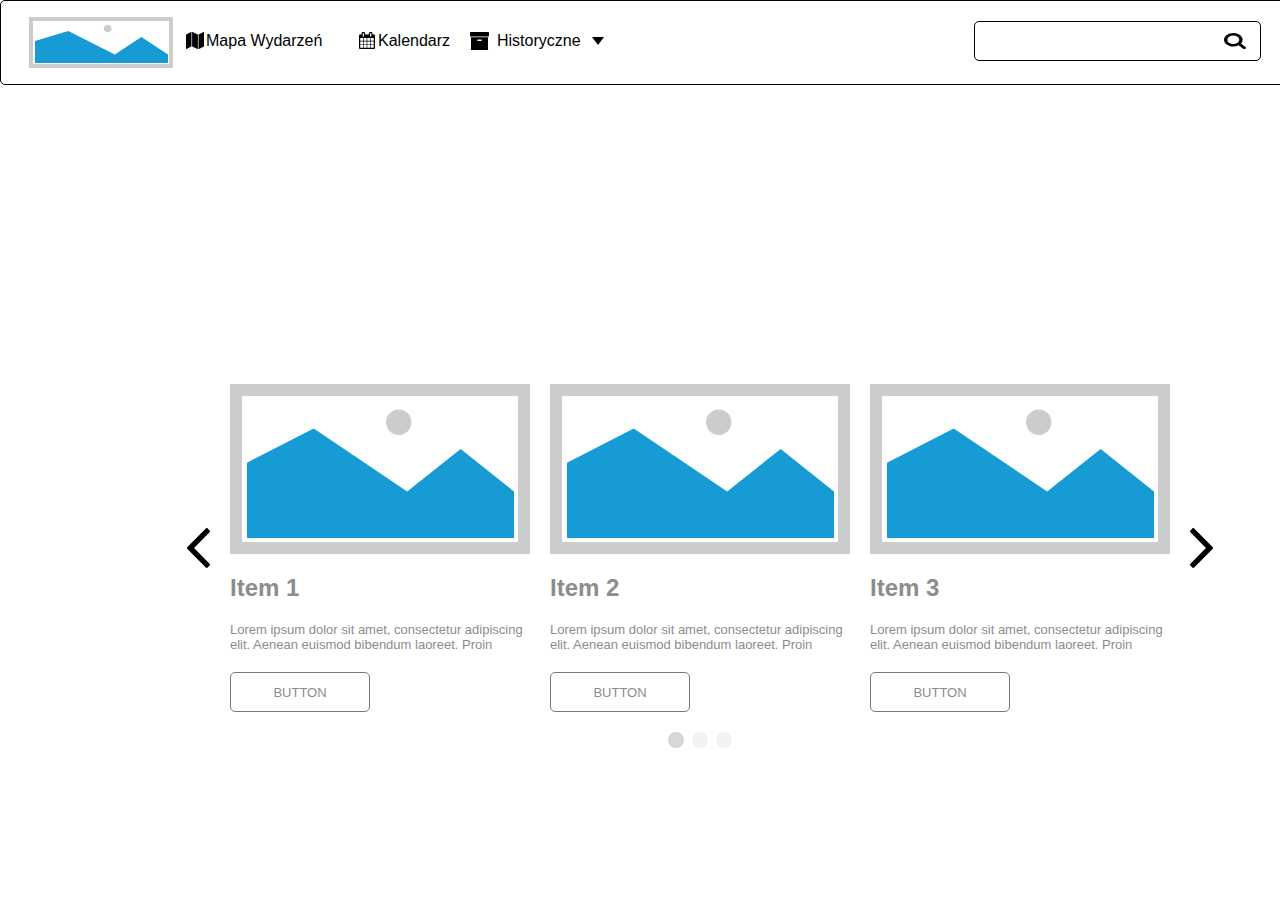
<file: index.html>
﻿<!DOCTYPE html>
<html>
  <head>
    <title>index</title>
    <meta http-equiv="X-UA-Compatible" content="IE=edge"/>
    <meta http-equiv="content-type" content="text/html; charset=utf-8"/>
    <link href="resources/css/axure_rp_page.css" type="text/css" rel="stylesheet"/>
    <link href="data/styles.css" type="text/css" rel="stylesheet"/>
    <link href="files/index/styles.css" type="text/css" rel="stylesheet"/>
    <script src="resources/scripts/jquery-3.2.1.min.js"></script>
    <script src="resources/scripts/axure/axQuery.js"></script>
    <script src="resources/scripts/axure/globals.js"></script>
    <script src="resources/scripts/axutils.js"></script>
    <script src="resources/scripts/axure/annotation.js"></script>
    <script src="resources/scripts/axure/axQuery.std.js"></script>
    <script src="resources/scripts/axure/doc.js"></script>
    <script src="resources/scripts/messagecenter.js"></script>
    <script src="resources/scripts/axure/events.js"></script>
    <script src="resources/scripts/axure/recording.js"></script>
    <script src="resources/scripts/axure/action.js"></script>
    <script src="resources/scripts/axure/expr.js"></script>
    <script src="resources/scripts/axure/geometry.js"></script>
    <script src="resources/scripts/axure/flyout.js"></script>
    <script src="resources/scripts/axure/model.js"></script>
    <script src="resources/scripts/axure/repeater.js"></script>
    <script src="resources/scripts/axure/sto.js"></script>
    <script src="resources/scripts/axure/utils.temp.js"></script>
    <script src="resources/scripts/axure/variables.js"></script>
    <script src="resources/scripts/axure/drag.js"></script>
    <script src="resources/scripts/axure/move.js"></script>
    <script src="resources/scripts/axure/visibility.js"></script>
    <script src="resources/scripts/axure/style.js"></script>
    <script src="resources/scripts/axure/adaptive.js"></script>
    <script src="resources/scripts/axure/tree.js"></script>
    <script src="resources/scripts/axure/init.temp.js"></script>
    <script src="resources/scripts/axure/legacy.js"></script>
    <script src="resources/scripts/axure/viewer.js"></script>
    <script src="resources/scripts/axure/math.js"></script>
    <script src="resources/scripts/axure/jquery.nicescroll.min.js"></script>
    <script src="data/document.js"></script>
    <script src="files/index/data.js"></script>
    <script type="text/javascript">
      $axure.utils.getTransparentGifPath = function() { return 'resources/images/transparent.gif'; };
      $axure.utils.getOtherPath = function() { return 'resources/Other.html'; };
      $axure.utils.getReloadPath = function() { return 'resources/reload.html'; };
    </script>
  </head>
  <body>
    <div id="base" class="">

      <!-- Unnamed (navbar) -->

      <!-- Navigation Bar (Group) -->
      <div id="u1" class="ax_default" data-label="Navigation Bar" data-left="0" data-top="0" data-width="1434" data-height="85" layer-opacity="1">

        <!-- Menu Bar (Rectangle) -->
        <div id="u2" class="ax_default shape1" data-label="Menu Bar">
          <div id="u2_div" class=""></div>
          <div id="u2_text" class="text " style="display:none; visibility: hidden">
            <p></p>
          </div>
        </div>

        <!-- Logo (Image) -->
        <div id="u3" class="ax_default image" data-label="Logo">
          <img id="u3_img" class="img " src="images/index/logo_u3.svg"/>
          <div id="u3_text" class="text " style="display:none; visibility: hidden">
            <p></p>
          </div>
        </div>

        <!-- Unnamed (Rectangle) -->
        <div id="u4" class="ax_default heading_3">
          <div id="u4_div" class=""></div>
          <div id="u4_text" class="text ">
            <p><span>Mapa Wydarzeń</span></p>
          </div>
        </div>

        <!-- Unnamed (Rectangle) -->
        <div id="u5" class="ax_default heading_3">
          <div id="u5_div" class=""></div>
          <div id="u5_text" class="text ">
            <p><span>Kalendarz</span></p>
          </div>
        </div>

        <!-- Search Input (Text Field) -->
        <div id="u6" class="ax_default text_field" data-label="Search Input">
          <div id="u6_div" class=""></div>
          <input id="u6_input" type="text" value="" class="u6_input"/>
        </div>

        <!-- Search Icon (Shape) -->
        <div id="u7" class="ax_default icon" data-label="Search Icon">
          <img id="u7_img" class="img " src="images/index/search_icon_u7.svg"/>
          <div id="u7_text" class="text " style="display:none; visibility: hidden">
            <p></p>
          </div>
        </div>

        <!-- Cart Icon (Shape) -->
        <div id="u8" class="ax_default icon" data-label="Cart Icon">
          <img id="u8_img" class="img " src="images/index/cart_icon_u8.svg"/>
          <div id="u8_text" class="text " style="display:none; visibility: hidden">
            <p></p>
          </div>
        </div>

        <!-- Account Icon (Shape) -->
        <div id="u9" class="ax_default icon" data-label="Account Icon">
          <img id="u9_img" class="img " src="images/index/account_icon_u9.svg"/>
          <div id="u9_text" class="text " style="display:none; visibility: hidden">
            <p></p>
          </div>
        </div>

        <!-- Dropdown Menu Item (Group) -->
        <div id="u10" class="ax_default" data-label="Dropdown Menu Item" data-left="497" data-top="32" data-width="107" data-height="18" layer-opacity="1">

          <!-- Menu Carat (Triangle) -->
          <div id="u11" class="ax_default flow_shape" data-label="Menu Carat">
            <img id="u11_img" class="img " src="images/index/menu_carat_u11.svg"/>
            <div id="u11_text" class="text " style="display:none; visibility: hidden">
              <p></p>
            </div>
          </div>

          <!-- Unnamed (Rectangle) -->
          <div id="u12" class="ax_default heading_3">
            <div id="u12_div" class=""></div>
            <div id="u12_text" class="text ">
              <p><span>Historyczne</span></p>
            </div>
          </div>
        </div>

        <!-- Unnamed (Shape) -->
        <div id="u13" class="ax_default icon">
          <img id="u13_img" class="img " src="images/index/u13.svg"/>
          <div id="u13_text" class="text " style="display:none; visibility: hidden">
            <p></p>
          </div>
        </div>
      </div>

      <!-- Sub Menu (Dynamic Panel) -->
      <div id="u14" class="ax_default ax_default_hidden" data-label="Sub Menu" style="display:none; visibility: hidden">
        <div id="u14_state0" class="panel_state" data-label="State1" style="">
          <div id="u14_state0_content" class="panel_state_content">

            <!-- Unnamed (Rectangle) -->
            <div id="u15" class="ax_default heading_3">
              <div id="u15_div" class=""></div>
              <div id="u15_text" class="text ">
                <p><span>Moje biegi</span></p>
              </div>
            </div>

            <!-- Unnamed (Rectangle) -->
            <div id="u16" class="ax_default heading_3">
              <div id="u16_div" class=""></div>
              <div id="u16_text" class="text ">
                <p><span>Profil</span></p>
              </div>
            </div>
          </div>
        </div>
      </div>

      <!-- Unnamed (Shape) -->
      <div id="u17" class="ax_default icon">
        <img id="u17_img" class="img " src="images/index/u17.svg"/>
        <div id="u17_text" class="text " style="display:none; visibility: hidden">
          <p></p>
        </div>
      </div>

      <!-- Unnamed (Shape) -->
      <div id="u18" class="ax_default icon">
        <img id="u18_img" class="img " src="images/index/u18.svg"/>
        <div id="u18_text" class="text " style="display:none; visibility: hidden">
          <p></p>
        </div>
      </div>

      <!-- Sub Menu (Dynamic Panel) -->
      <div id="u19" class="ax_default ax_default_hidden" data-label="Sub Menu" style="display:none; visibility: hidden">
        <div id="u19_state0" class="panel_state" data-label="State1" style="">
          <div id="u19_state0_content" class="panel_state_content">

            <!-- Unnamed (Rectangle) -->
            <div id="u20" class="ax_default heading_3">
              <div id="u20_div" class=""></div>
              <div id="u20_text" class="text ">
                <p><span>2021</span></p>
              </div>
            </div>

            <!-- Unnamed (Rectangle) -->
            <div id="u21" class="ax_default heading_3">
              <div id="u21_div" class=""></div>
              <div id="u21_text" class="text ">
                <p><span>2022</span></p>
              </div>
            </div>

            <!-- Unnamed (Rectangle) -->
            <div id="u22" class="ax_default heading_3">
              <div id="u22_div" class=""></div>
              <div id="u22_text" class="text ">
                <p><span>2023</span></p>
              </div>
            </div>

            <!-- Unnamed (Rectangle) -->
            <div id="u23" class="ax_default heading_3">
              <div id="u23_div" class=""></div>
              <div id="u23_text" class="text ">
                <p><span>2024</span></p>
              </div>
            </div>

            <!-- Unnamed (Rectangle) -->
            <div id="u24" class="ax_default heading_3">
              <div id="u24_div" class=""></div>
              <div id="u24_text" class="text ">
                <p><span>2025</span></p>
              </div>
            </div>
          </div>
        </div>
      </div>
      <div id="u0" style="display:none; visibility:hidden;"></div>

      <!-- Carousel (Group) -->
      <div id="u25" class="ax_default" data-label="Carousel" data-left="187" data-top="384" data-width="1026" data-height="364" layer-opacity="1">

        <!-- Items (Dynamic Panel) -->
        <div id="u26" class="ax_default" data-label="Items">
          <div id="u26_state0" class="panel_state" data-label="State1" style="">
            <div id="u26_state0_content" class="panel_state_content">

              <!-- Item 3 (Group) -->
              <div id="u27" class="ax_default" data-label="Item 3" data-left="640" data-top="0" data-width="300" data-height="328" layer-opacity="1">

                <!-- Title 3 (Rectangle) -->
                <div id="u28" class="ax_default heading_2" data-label="Title 3">
                  <div id="u28_div" class=""></div>
                  <div id="u28_text" class="text ">
                    <p><span>Item 3</span></p>
                  </div>
                </div>

                <!-- Summary 3 (Rectangle) -->
                <div id="u29" class="ax_default paragraph" data-label="Summary 3">
                  <div id="u29_div" class=""></div>
                  <div id="u29_text" class="text ">
                    <p><span>Lorem ipsum dolor sit amet, consectetur adipiscing elit. Aenean euismod bibendum laoreet. Proin</span></p>
                  </div>
                </div>

                <!-- Image 3 (Image) -->
                <div id="u30" class="ax_default image" data-label="Image 3">
                  <img id="u30_img" class="img " src="images/index/image_3_u30.svg"/>
                  <div id="u30_text" class="text " style="display:none; visibility: hidden">
                    <p></p>
                  </div>
                </div>

                <!-- Button 3 (Rectangle) -->
                <div id="u31" class="ax_default button" data-label="Button 3">
                  <div id="u31_div" class=""></div>
                  <div id="u31_text" class="text ">
                    <p><span>BUTTON</span></p>
                  </div>
                </div>
              </div>

              <!-- Item 2 (Group) -->
              <div id="u32" class="ax_default" data-label="Item 2" data-left="320" data-top="0" data-width="300" data-height="328" layer-opacity="1">

                <!-- Title 2 (Rectangle) -->
                <div id="u33" class="ax_default heading_2" data-label="Title 2">
                  <div id="u33_div" class=""></div>
                  <div id="u33_text" class="text ">
                    <p><span>Item 2</span></p>
                  </div>
                </div>

                <!-- Summary 2 (Rectangle) -->
                <div id="u34" class="ax_default paragraph" data-label="Summary 2">
                  <div id="u34_div" class=""></div>
                  <div id="u34_text" class="text ">
                    <p><span>Lorem ipsum dolor sit amet, consectetur adipiscing elit. Aenean euismod bibendum laoreet. Proin</span></p>
                  </div>
                </div>

                <!-- Image 2 (Image) -->
                <div id="u35" class="ax_default image" data-label="Image 2">
                  <img id="u35_img" class="img " src="images/index/image_3_u30.svg"/>
                  <div id="u35_text" class="text " style="display:none; visibility: hidden">
                    <p></p>
                  </div>
                </div>

                <!-- Button 2 (Rectangle) -->
                <div id="u36" class="ax_default button" data-label="Button 2">
                  <div id="u36_div" class=""></div>
                  <div id="u36_text" class="text ">
                    <p><span>BUTTON</span></p>
                  </div>
                </div>
              </div>

              <!-- Item 1 (Group) -->
              <div id="u37" class="ax_default" data-label="Item 1" data-left="0" data-top="0" data-width="300" data-height="328" layer-opacity="1">

                <!-- Title 1 (Rectangle) -->
                <div id="u38" class="ax_default heading_2" data-label="Title 1">
                  <div id="u38_div" class=""></div>
                  <div id="u38_text" class="text ">
                    <p><span>Item 1</span></p>
                  </div>
                </div>

                <!-- Summary 1 (Rectangle) -->
                <div id="u39" class="ax_default paragraph" data-label="Summary 1">
                  <div id="u39_div" class=""></div>
                  <div id="u39_text" class="text ">
                    <p><span>Lorem ipsum dolor sit amet, consectetur adipiscing elit. Aenean euismod bibendum laoreet. Proin</span></p>
                  </div>
                </div>

                <!-- Button 1 (Rectangle) -->
                <div id="u40" class="ax_default button" data-label="Button 1">
                  <div id="u40_div" class=""></div>
                  <div id="u40_text" class="text ">
                    <p><span>BUTTON</span></p>
                  </div>
                </div>

                <!-- Image 1 (Image) -->
                <div id="u41" class="ax_default image" data-label="Image 1">
                  <img id="u41_img" class="img " src="images/index/image_3_u30.svg"/>
                  <div id="u41_text" class="text " style="display:none; visibility: hidden">
                    <p></p>
                  </div>
                </div>
              </div>
            </div>
          </div>
          <div id="u26_state1" class="panel_state" data-label="State2" style="visibility: hidden;">
            <div id="u26_state1_content" class="panel_state_content">

              <!-- Item 6 (Group) -->
              <div id="u42" class="ax_default" data-label="Item 6" data-left="640" data-top="0" data-width="300" data-height="328" layer-opacity="1">

                <!-- Title 6 (Rectangle) -->
                <div id="u43" class="ax_default heading_2" data-label="Title 6">
                  <div id="u43_div" class=""></div>
                  <div id="u43_text" class="text ">
                    <p><span>Item 6</span></p>
                  </div>
                </div>

                <!-- Summary 6 (Rectangle) -->
                <div id="u44" class="ax_default paragraph" data-label="Summary 6">
                  <div id="u44_div" class=""></div>
                  <div id="u44_text" class="text ">
                    <p><span>Lorem ipsum dolor sit amet, consectetur adipiscing elit. Aenean euismod bibendum laoreet. Proin</span></p>
                  </div>
                </div>

                <!-- Image 6 (Image) -->
                <div id="u45" class="ax_default image" data-label="Image 6">
                  <img id="u45_img" class="img " src="images/index/image_3_u30.svg"/>
                  <div id="u45_text" class="text " style="display:none; visibility: hidden">
                    <p></p>
                  </div>
                </div>

                <!-- Button 6 (Rectangle) -->
                <div id="u46" class="ax_default button" data-label="Button 6">
                  <div id="u46_div" class=""></div>
                  <div id="u46_text" class="text ">
                    <p><span>BUTTON</span></p>
                  </div>
                </div>
              </div>

              <!-- Item 5 (Group) -->
              <div id="u47" class="ax_default" data-label="Item 5" data-left="320" data-top="0" data-width="300" data-height="328" layer-opacity="1">

                <!-- Title 5 (Rectangle) -->
                <div id="u48" class="ax_default heading_2" data-label="Title 5">
                  <div id="u48_div" class=""></div>
                  <div id="u48_text" class="text ">
                    <p><span>Item 5</span></p>
                  </div>
                </div>

                <!-- Summary 5 (Rectangle) -->
                <div id="u49" class="ax_default paragraph" data-label="Summary 5">
                  <div id="u49_div" class=""></div>
                  <div id="u49_text" class="text ">
                    <p><span>Lorem ipsum dolor sit amet, consectetur adipiscing elit. Aenean euismod bibendum laoreet. Proin</span></p>
                  </div>
                </div>

                <!-- Image 5 (Image) -->
                <div id="u50" class="ax_default image" data-label="Image 5">
                  <img id="u50_img" class="img " src="images/index/image_3_u30.svg"/>
                  <div id="u50_text" class="text " style="display:none; visibility: hidden">
                    <p></p>
                  </div>
                </div>

                <!-- Button 5 (Rectangle) -->
                <div id="u51" class="ax_default button" data-label="Button 5">
                  <div id="u51_div" class=""></div>
                  <div id="u51_text" class="text ">
                    <p><span>BUTTON</span></p>
                  </div>
                </div>
              </div>

              <!-- Item 4 (Group) -->
              <div id="u52" class="ax_default" data-label="Item 4" data-left="0" data-top="0" data-width="300" data-height="328" layer-opacity="1">

                <!-- Title 4 (Rectangle) -->
                <div id="u53" class="ax_default heading_2" data-label="Title 4">
                  <div id="u53_div" class=""></div>
                  <div id="u53_text" class="text ">
                    <p><span>Item 4</span></p>
                  </div>
                </div>

                <!-- Summary 4 (Rectangle) -->
                <div id="u54" class="ax_default paragraph" data-label="Summary 4">
                  <div id="u54_div" class=""></div>
                  <div id="u54_text" class="text ">
                    <p><span>Lorem ipsum dolor sit amet, consectetur adipiscing elit. Aenean euismod bibendum laoreet. Proin</span></p>
                  </div>
                </div>

                <!-- Button 4 (Rectangle) -->
                <div id="u55" class="ax_default button" data-label="Button 4">
                  <div id="u55_div" class=""></div>
                  <div id="u55_text" class="text ">
                    <p><span>BUTTON</span></p>
                  </div>
                </div>

                <!-- Image 4 (Image) -->
                <div id="u56" class="ax_default image" data-label="Image 4">
                  <img id="u56_img" class="img " src="images/index/image_3_u30.svg"/>
                  <div id="u56_text" class="text " style="display:none; visibility: hidden">
                    <p></p>
                  </div>
                </div>
              </div>
            </div>
          </div>
          <div id="u26_state2" class="panel_state" data-label="State3" style="visibility: hidden;">
            <div id="u26_state2_content" class="panel_state_content">

              <!-- Item 9 (Group) -->
              <div id="u57" class="ax_default" data-label="Item 9" data-left="640" data-top="0" data-width="300" data-height="328" layer-opacity="1">

                <!-- Title 9 (Rectangle) -->
                <div id="u58" class="ax_default heading_2" data-label="Title 9">
                  <div id="u58_div" class=""></div>
                  <div id="u58_text" class="text ">
                    <p><span>Item 9</span></p>
                  </div>
                </div>

                <!-- Summary 9 (Rectangle) -->
                <div id="u59" class="ax_default paragraph" data-label="Summary 9">
                  <div id="u59_div" class=""></div>
                  <div id="u59_text" class="text ">
                    <p><span>Lorem ipsum dolor sit amet, consectetur adipiscing elit. Aenean euismod bibendum laoreet. Proin</span></p>
                  </div>
                </div>

                <!-- Image 9 (Image) -->
                <div id="u60" class="ax_default image" data-label="Image 9">
                  <img id="u60_img" class="img " src="images/index/image_3_u30.svg"/>
                  <div id="u60_text" class="text " style="display:none; visibility: hidden">
                    <p></p>
                  </div>
                </div>

                <!-- Button 9 (Rectangle) -->
                <div id="u61" class="ax_default button" data-label="Button 9">
                  <div id="u61_div" class=""></div>
                  <div id="u61_text" class="text ">
                    <p><span>BUTTON</span></p>
                  </div>
                </div>
              </div>

              <!-- Item 8 (Group) -->
              <div id="u62" class="ax_default" data-label="Item 8" data-left="320" data-top="0" data-width="300" data-height="328" layer-opacity="1">

                <!-- Title 8 (Rectangle) -->
                <div id="u63" class="ax_default heading_2" data-label="Title 8">
                  <div id="u63_div" class=""></div>
                  <div id="u63_text" class="text ">
                    <p><span>Item 8</span></p>
                  </div>
                </div>

                <!-- Summary 8 (Rectangle) -->
                <div id="u64" class="ax_default paragraph" data-label="Summary 8">
                  <div id="u64_div" class=""></div>
                  <div id="u64_text" class="text ">
                    <p><span>Lorem ipsum dolor sit amet, consectetur adipiscing elit. Aenean euismod bibendum laoreet. Proin</span></p>
                  </div>
                </div>

                <!-- Image 8 (Image) -->
                <div id="u65" class="ax_default image" data-label="Image 8">
                  <img id="u65_img" class="img " src="images/index/image_3_u30.svg"/>
                  <div id="u65_text" class="text " style="display:none; visibility: hidden">
                    <p></p>
                  </div>
                </div>

                <!-- Button 8 (Rectangle) -->
                <div id="u66" class="ax_default button" data-label="Button 8">
                  <div id="u66_div" class=""></div>
                  <div id="u66_text" class="text ">
                    <p><span>BUTTON</span></p>
                  </div>
                </div>
              </div>

              <!-- Item 7 (Group) -->
              <div id="u67" class="ax_default" data-label="Item 7" data-left="0" data-top="0" data-width="300" data-height="328" layer-opacity="1">

                <!-- Title 7 (Rectangle) -->
                <div id="u68" class="ax_default heading_2" data-label="Title 7">
                  <div id="u68_div" class=""></div>
                  <div id="u68_text" class="text ">
                    <p><span>Item 7</span></p>
                  </div>
                </div>

                <!-- Summary 7 (Rectangle) -->
                <div id="u69" class="ax_default paragraph" data-label="Summary 7">
                  <div id="u69_div" class=""></div>
                  <div id="u69_text" class="text ">
                    <p><span>Lorem ipsum dolor sit amet, consectetur adipiscing elit. Aenean euismod bibendum laoreet. Proin</span></p>
                  </div>
                </div>

                <!-- Button 7 (Rectangle) -->
                <div id="u70" class="ax_default button" data-label="Button 7">
                  <div id="u70_div" class=""></div>
                  <div id="u70_text" class="text ">
                    <p><span>BUTTON</span></p>
                  </div>
                </div>

                <!-- Image 7 (Image) -->
                <div id="u71" class="ax_default image" data-label="Image 7">
                  <img id="u71_img" class="img " src="images/index/image_3_u30.svg"/>
                  <div id="u71_text" class="text " style="display:none; visibility: hidden">
                    <p></p>
                  </div>
                </div>
              </div>
            </div>
          </div>
        </div>

        <!-- Indicator Dots (Dynamic Panel) -->
        <div id="u72" class="ax_default" data-label="Indicator Dots">
          <div id="u72_state0" class="panel_state" data-label="State1" style="">
            <div id="u72_state0_content" class="panel_state_content">

              <!-- Indicator Dots (Group) -->
              <div id="u73" class="ax_default" data-label="Indicator Dots" data-left="0" data-top="0" data-width="64" data-height="16" layer-opacity="1">

                <!-- Dot 3 (Ellipse) -->
                <div id="u74" class="ax_default ellipse" data-label="Dot 3" selectiongroup="My Carousel Indicators">
                  <img id="u74_img" class="img " src="images/index/dot_3_u74.svg"/>
                  <div id="u74_text" class="text " style="display:none; visibility: hidden">
                    <p></p>
                  </div>
                </div>

                <!-- Dot 2 (Ellipse) -->
                <div id="u75" class="ax_default ellipse" data-label="Dot 2" selectiongroup="My Carousel Indicators">
                  <img id="u75_img" class="img " src="images/index/dot_3_u74.svg"/>
                  <div id="u75_text" class="text " style="display:none; visibility: hidden">
                    <p></p>
                  </div>
                </div>

                <!-- Dot 1 (Ellipse) -->
                <div id="u76" class="ax_default ellipse selected" data-label="Dot 1" selectiongroup="My Carousel Indicators">
                  <img id="u76_img" class="img " src="images/index/dot_1_u76.svg"/>
                  <div id="u76_text" class="text " style="display:none; visibility: hidden">
                    <p></p>
                  </div>
                </div>
              </div>
            </div>
          </div>
          <div id="u72_state1" class="panel_state" data-label="State2" style="visibility: hidden;">
            <div id="u72_state1_content" class="panel_state_content">

              <!-- Indicator Dots (Group) -->
              <div id="u77" class="ax_default" data-label="Indicator Dots" data-left="0" data-top="0" data-width="64" data-height="16" layer-opacity="1">

                <!-- Dot 3 (Ellipse) -->
                <div id="u78" class="ax_default ellipse" data-label="Dot 3" selectiongroup="My Carousel Indicators">
                  <img id="u78_img" class="img " src="images/index/dot_3_u74.svg"/>
                  <div id="u78_text" class="text " style="display:none; visibility: hidden">
                    <p></p>
                  </div>
                </div>

                <!-- Dot 2 (Ellipse) -->
                <div id="u79" class="ax_default ellipse" data-label="Dot 2" selectiongroup="My Carousel Indicators">
                  <img id="u79_img" class="img " src="images/index/dot_1_u76.svg"/>
                  <div id="u79_text" class="text " style="display:none; visibility: hidden">
                    <p></p>
                  </div>
                </div>

                <!-- Dot 1 (Ellipse) -->
                <div id="u80" class="ax_default ellipse selected" data-label="Dot 1" selectiongroup="My Carousel Indicators">
                  <img id="u80_img" class="img " src="images/index/dot_3_u74.svg"/>
                  <div id="u80_text" class="text " style="display:none; visibility: hidden">
                    <p></p>
                  </div>
                </div>
              </div>
            </div>
          </div>
          <div id="u72_state2" class="panel_state" data-label="State3" style="visibility: hidden;">
            <div id="u72_state2_content" class="panel_state_content">

              <!-- Indicator Dots (Group) -->
              <div id="u81" class="ax_default" data-label="Indicator Dots" data-left="0" data-top="0" data-width="64" data-height="16" layer-opacity="1">

                <!-- Dot 3 (Ellipse) -->
                <div id="u82" class="ax_default ellipse" data-label="Dot 3" selectiongroup="My Carousel Indicators">
                  <img id="u82_img" class="img " src="images/index/dot_1_u76.svg"/>
                  <div id="u82_text" class="text " style="display:none; visibility: hidden">
                    <p></p>
                  </div>
                </div>

                <!-- Dot 2 (Ellipse) -->
                <div id="u83" class="ax_default ellipse" data-label="Dot 2" selectiongroup="My Carousel Indicators">
                  <img id="u83_img" class="img " src="images/index/dot_3_u74.svg"/>
                  <div id="u83_text" class="text " style="display:none; visibility: hidden">
                    <p></p>
                  </div>
                </div>

                <!-- Dot 1 (Ellipse) -->
                <div id="u84" class="ax_default ellipse selected" data-label="Dot 1" selectiongroup="My Carousel Indicators">
                  <img id="u84_img" class="img " src="images/index/dot_3_u74.svg"/>
                  <div id="u84_text" class="text " style="display:none; visibility: hidden">
                    <p></p>
                  </div>
                </div>
              </div>
            </div>
          </div>
        </div>

        <!-- Right Arrow (Shape) -->
        <div id="u85" class="ax_default icon" data-label="Right Arrow">
          <img id="u85_img" class="img " src="images/index/right_arrow_u85.svg"/>
          <div id="u85_text" class="text " style="display:none; visibility: hidden">
            <p></p>
          </div>
        </div>

        <!-- Left Arrow (Shape) -->
        <div id="u86" class="ax_default icon" data-label="Left Arrow">
          <img id="u86_img" class="img " src="images/index/left_arrow_u86.svg"/>
          <div id="u86_text" class="text " style="display:none; visibility: hidden">
            <p></p>
          </div>
        </div>
      </div>
    </div>
    <script src="resources/scripts/axure/ios.js"></script>
  </body>
</html>
</file>
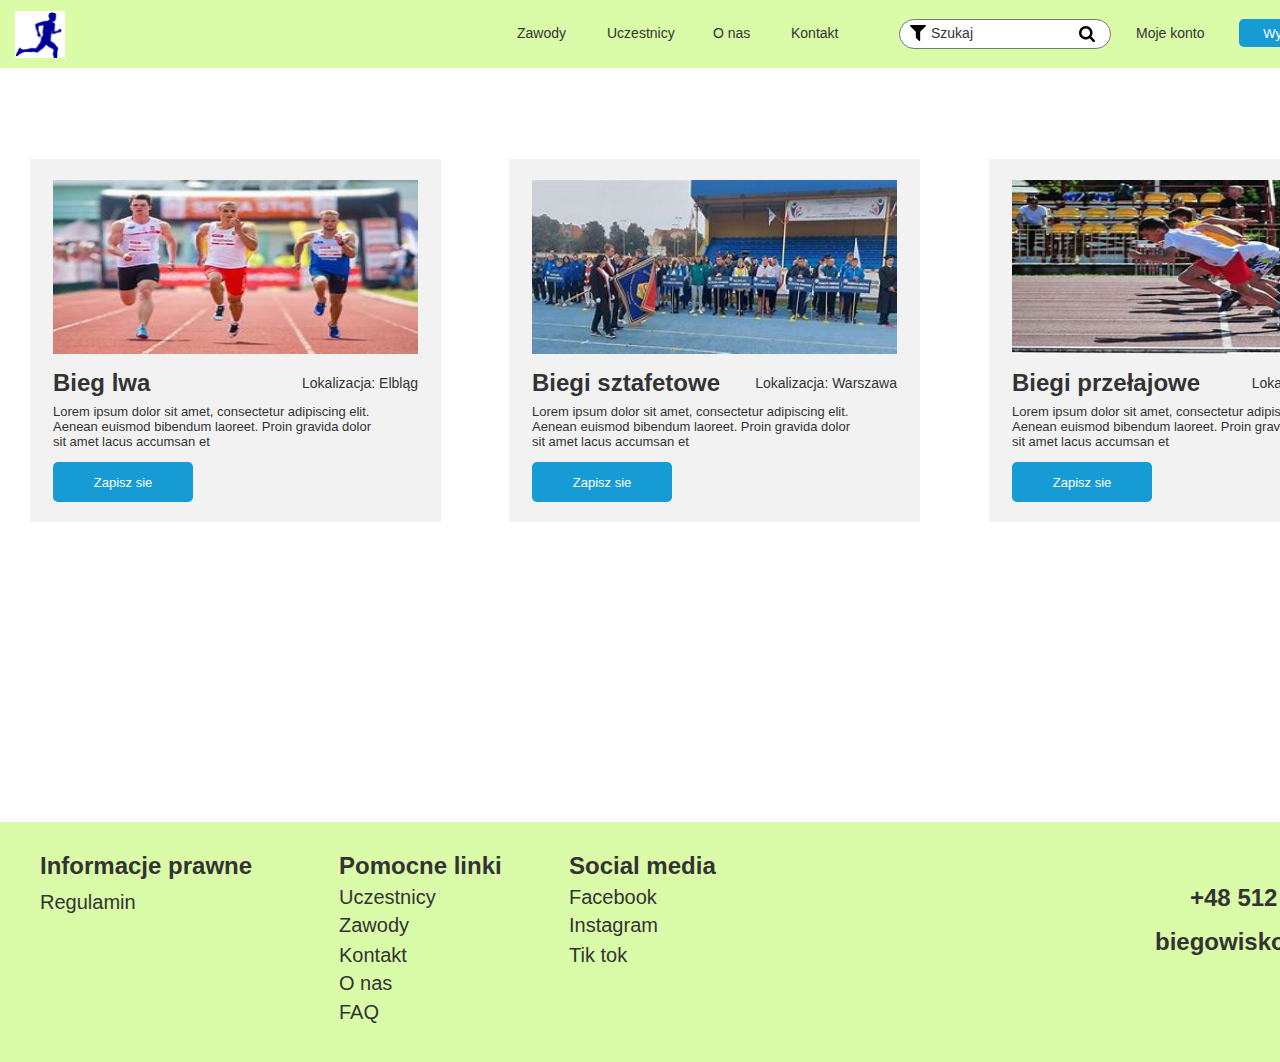
<file: aktualne_zawody_-_podstrona.html>
﻿<!DOCTYPE html>
<html>
  <head>
    <title>Aktualne zawody - podstrona</title>
    <meta http-equiv="X-UA-Compatible" content="IE=edge"/>
    <meta http-equiv="content-type" content="text/html; charset=utf-8"/>
    <link href="resources/css/axure_rp_page.css" type="text/css" rel="stylesheet"/>
    <link href="data/styles.css" type="text/css" rel="stylesheet"/>
    <link href="files/aktualne_zawody_-_podstrona/styles.css" type="text/css" rel="stylesheet"/>
    <script src="resources/scripts/jquery-3.2.1.min.js"></script>
    <script src="resources/scripts/axure/axQuery.js"></script>
    <script src="resources/scripts/axure/globals.js"></script>
    <script src="resources/scripts/axutils.js"></script>
    <script src="resources/scripts/axure/annotation.js"></script>
    <script src="resources/scripts/axure/axQuery.std.js"></script>
    <script src="resources/scripts/axure/doc.js"></script>
    <script src="resources/scripts/messagecenter.js"></script>
    <script src="resources/scripts/axure/events.js"></script>
    <script src="resources/scripts/axure/recording.js"></script>
    <script src="resources/scripts/axure/action.js"></script>
    <script src="resources/scripts/axure/expr.js"></script>
    <script src="resources/scripts/axure/geometry.js"></script>
    <script src="resources/scripts/axure/flyout.js"></script>
    <script src="resources/scripts/axure/model.js"></script>
    <script src="resources/scripts/axure/repeater.js"></script>
    <script src="resources/scripts/axure/sto.js"></script>
    <script src="resources/scripts/axure/utils.temp.js"></script>
    <script src="resources/scripts/axure/variables.js"></script>
    <script src="resources/scripts/axure/drag.js"></script>
    <script src="resources/scripts/axure/move.js"></script>
    <script src="resources/scripts/axure/visibility.js"></script>
    <script src="resources/scripts/axure/style.js"></script>
    <script src="resources/scripts/axure/adaptive.js"></script>
    <script src="resources/scripts/axure/tree.js"></script>
    <script src="resources/scripts/axure/init.temp.js"></script>
    <script src="resources/scripts/axure/legacy.js"></script>
    <script src="resources/scripts/axure/viewer.js"></script>
    <script src="resources/scripts/axure/math.js"></script>
    <script src="resources/scripts/axure/jquery.nicescroll.min.js"></script>
    <script src="data/document.js"></script>
    <script src="files/aktualne_zawody_-_podstrona/data.js"></script>
    <script type="text/javascript">
      $axure.utils.getTransparentGifPath = function() { return 'resources/images/transparent.gif'; };
      $axure.utils.getOtherPath = function() { return 'resources/Other.html'; };
      $axure.utils.getReloadPath = function() { return 'resources/reload.html'; };
    </script>
  </head>
  <body>
    <div id="base" class="">

      <!-- Unnamed (Rectangle) -->
      <div id="u157" class="ax_default box_2">
        <div id="u157_div" class=""></div>
        <div id="u157_text" class="text " style="display:none; visibility: hidden">
          <p></p>
        </div>
      </div>

      <!-- Unnamed (Rectangle) -->
      <div id="u158" class="ax_default heading_2">
        <div id="u158_div" class=""></div>
        <div id="u158_text" class="text ">
          <p><span>Bieg lwa</span></p>
        </div>
      </div>

      <!-- Unnamed (Rectangle) -->
      <div id="u159" class="ax_default label">
        <div id="u159_div" class=""></div>
        <div id="u159_text" class="text ">
          <p><span>Lokalizacja: Elbląg</span></p>
        </div>
      </div>

      <!-- Unnamed (Rectangle) -->
      <div id="u160" class="ax_default paragraph">
        <div id="u160_div" class=""></div>
        <div id="u160_text" class="text ">
          <p><span>Lorem ipsum dolor sit amet, consectetur adipiscing elit. Aenean euismod bibendum laoreet. Proin gravida dolor sit amet lacus accumsan et</span></p>
        </div>
      </div>

      <!-- Unnamed (Rectangle) -->
      <div id="u161" class="ax_default box_2">
        <div id="u161_div" class=""></div>
        <div id="u161_text" class="text " style="display:none; visibility: hidden">
          <p></p>
        </div>
      </div>

      <!-- Unnamed (Rectangle) -->
      <div id="u162" class="ax_default heading_2">
        <div id="u162_div" class=""></div>
        <div id="u162_text" class="text ">
          <p><span>Biegi sztafetowe</span></p>
        </div>
      </div>

      <!-- Unnamed (Rectangle) -->
      <div id="u163" class="ax_default label">
        <div id="u163_div" class=""></div>
        <div id="u163_text" class="text ">
          <p><span>Lokalizacja: Warszawa</span></p>
        </div>
      </div>

      <!-- Unnamed (Rectangle) -->
      <div id="u164" class="ax_default paragraph">
        <div id="u164_div" class=""></div>
        <div id="u164_text" class="text ">
          <p><span>Lorem ipsum dolor sit amet, consectetur adipiscing elit. Aenean euismod bibendum laoreet. Proin gravida dolor sit amet lacus accumsan et</span></p>
        </div>
      </div>

      <!-- Unnamed (Rectangle) -->
      <div id="u165" class="ax_default box_2">
        <div id="u165_div" class=""></div>
        <div id="u165_text" class="text " style="display:none; visibility: hidden">
          <p></p>
        </div>
      </div>

      <!-- Unnamed (Rectangle) -->
      <div id="u166" class="ax_default heading_2">
        <div id="u166_div" class=""></div>
        <div id="u166_text" class="text ">
          <p><span>Biegi przełajowe</span></p>
        </div>
      </div>

      <!-- Unnamed (Rectangle) -->
      <div id="u167" class="ax_default label">
        <div id="u167_div" class=""></div>
        <div id="u167_text" class="text ">
          <p><span>Lokalizacja: Gdańsk</span></p>
        </div>
      </div>

      <!-- Unnamed (Rectangle) -->
      <div id="u168" class="ax_default paragraph">
        <div id="u168_div" class=""></div>
        <div id="u168_text" class="text ">
          <p><span>Lorem ipsum dolor sit amet, consectetur adipiscing elit. Aenean euismod bibendum laoreet. Proin gravida dolor sit amet lacus accumsan et</span></p>
        </div>
      </div>

      <!-- Unnamed (nav-zalogowany) -->

      <!-- Unnamed (Rectangle) -->
      <div id="u170" class="ax_default box_2">
        <div id="u170_div" class=""></div>
        <div id="u170_text" class="text " style="display:none; visibility: hidden">
          <p></p>
        </div>
      </div>

      <!-- Unnamed (Rectangle) -->
      <div id="u171" class="ax_default label">
        <div id="u171_div" class=""></div>
        <div id="u171_text" class="text ">
          <p><span>Moje konto</span></p>
        </div>
      </div>

      <!-- Unnamed (Rectangle) -->
      <div id="u172" class="ax_default primary_button">
        <div id="u172_div" class=""></div>
        <div id="u172_text" class="text ">
          <p><span>Wyloguj sie</span></p>
        </div>
      </div>

      <!-- Unnamed (Rectangle) -->
      <div id="u173" class="ax_default label">
        <div id="u173_div" class=""></div>
        <div id="u173_text" class="text ">
          <p><span>Zawody</span></p>
        </div>
      </div>

      <!-- Unnamed (Rectangle) -->
      <div id="u174" class="ax_default label">
        <div id="u174_div" class=""></div>
        <div id="u174_text" class="text ">
          <p><span>Uczestnicy</span></p>
        </div>
      </div>

      <!-- Unnamed (Rectangle) -->
      <div id="u175" class="ax_default label">
        <div id="u175_div" class=""></div>
        <div id="u175_text" class="text ">
          <p><span>O nas</span></p>
        </div>
      </div>

      <!-- Unnamed (Rectangle) -->
      <div id="u176" class="ax_default label">
        <div id="u176_div" class=""></div>
        <div id="u176_text" class="text ">
          <p><span>Kontakt</span></p>
        </div>
      </div>

      <!-- Unnamed (Rectangle) -->
      <div id="u177" class="ax_default box_1">
        <div id="u177_div" class=""></div>
        <div id="u177_text" class="text " style="display:none; visibility: hidden">
          <p></p>
        </div>
      </div>

      <!-- Unnamed (Rectangle) -->
      <div id="u178" class="ax_default label">
        <div id="u178_div" class=""></div>
        <div id="u178_text" class="text ">
          <p><span>Szukaj</span></p>
        </div>
      </div>

      <!-- Unnamed (Shape) -->
      <div id="u179" class="ax_default icon">
        <img id="u179_img" class="img " src="images/glowna_-_zalogowany/u15.svg"/>
        <div id="u179_text" class="text " style="display:none; visibility: hidden">
          <p></p>
        </div>
      </div>

      <!-- Unnamed (Shape) -->
      <div id="u180" class="ax_default icon">
        <img id="u180_img" class="img " src="images/glowna_-_zalogowany/u16.svg"/>
        <div id="u180_text" class="text " style="display:none; visibility: hidden">
          <p></p>
        </div>
      </div>

      <!-- Unnamed (Image) -->
      <div id="u181" class="ax_default image">
        <img id="u181_img" class="img " src="images/glowna_-_zalogowany/u17.png"/>
        <div id="u181_text" class="text " style="display:none; visibility: hidden">
          <p></p>
        </div>
      </div>
      <div id="u169" style="display:none; visibility:hidden;"></div>

      <!-- Unnamed (zapisz sie przycisk) -->

      <!-- Unnamed (Rectangle) -->
      <div id="u183" class="ax_default primary_button">
        <div id="u183_div" class=""></div>
        <div id="u183_text" class="text ">
          <p><span>Zapisz sie</span></p>
        </div>
      </div>
      <div id="u182" style="display:none; visibility:hidden;"></div>

      <!-- Unnamed (zapisz sie przycisk) -->

      <!-- Unnamed (Rectangle) -->
      <div id="u185" class="ax_default primary_button">
        <div id="u185_div" class=""></div>
        <div id="u185_text" class="text ">
          <p><span>Zapisz sie</span></p>
        </div>
      </div>
      <div id="u184" style="display:none; visibility:hidden;"></div>

      <!-- Unnamed (zapisz sie przycisk) -->

      <!-- Unnamed (Rectangle) -->
      <div id="u187" class="ax_default primary_button">
        <div id="u187_div" class=""></div>
        <div id="u187_text" class="text ">
          <p><span>Zapisz sie</span></p>
        </div>
      </div>
      <div id="u186" style="display:none; visibility:hidden;"></div>

      <!-- Unnamed (Image) -->
      <div id="u188" class="ax_default image">
        <img id="u188_img" class="img " src="images/aktualne_zawody_-_podstrona/u188.png"/>
        <div id="u188_text" class="text " style="display:none; visibility: hidden">
          <p></p>
        </div>
      </div>

      <!-- Unnamed (Image) -->
      <div id="u189" class="ax_default image">
        <img id="u189_img" class="img " src="images/aktualne_zawody_-_podstrona/u189.png"/>
        <div id="u189_text" class="text " style="display:none; visibility: hidden">
          <p></p>
        </div>
      </div>

      <!-- Unnamed (Image) -->
      <div id="u190" class="ax_default image">
        <img id="u190_img" class="img " src="images/aktualne_zawody_-_podstrona/u190.png"/>
        <div id="u190_text" class="text " style="display:none; visibility: hidden">
          <p></p>
        </div>
      </div>

      <!-- Unnamed (stopka) -->

      <!-- Unnamed (Rectangle) -->
      <div id="u192" class="ax_default box_2">
        <div id="u192_div" class=""></div>
        <div id="u192_text" class="text " style="display:none; visibility: hidden">
          <p></p>
        </div>
      </div>

      <!-- Unnamed (Rectangle) -->
      <div id="u193" class="ax_default label">
        <div id="u193_div" class=""></div>
        <div id="u193_text" class="text ">
          <p><span>Zawody</span></p>
        </div>
      </div>

      <!-- Unnamed (Rectangle) -->
      <div id="u194" class="ax_default label">
        <div id="u194_div" class=""></div>
        <div id="u194_text" class="text ">
          <p><span>Uczestnicy</span></p>
        </div>
      </div>

      <!-- Unnamed (Rectangle) -->
      <div id="u195" class="ax_default label">
        <div id="u195_div" class=""></div>
        <div id="u195_text" class="text ">
          <p><span>O nas</span></p>
        </div>
      </div>

      <!-- Unnamed (Rectangle) -->
      <div id="u196" class="ax_default label">
        <div id="u196_div" class=""></div>
        <div id="u196_text" class="text ">
          <p><span>Kontakt</span></p>
        </div>
      </div>

      <!-- Unnamed (Rectangle) -->
      <div id="u197" class="ax_default heading_3">
        <div id="u197_div" class=""></div>
        <div id="u197_text" class="text ">
          <p><span>Informacje prawne</span></p>
        </div>
      </div>

      <!-- Unnamed (Rectangle) -->
      <div id="u198" class="ax_default heading_3">
        <div id="u198_div" class=""></div>
        <div id="u198_text" class="text ">
          <p><span>Pomocne linki</span></p>
        </div>
      </div>

      <!-- Unnamed (Rectangle) -->
      <div id="u199" class="ax_default label">
        <div id="u199_div" class=""></div>
        <div id="u199_text" class="text ">
          <p><span>Regulamin</span></p>
        </div>
      </div>

      <!-- Unnamed (Rectangle) -->
      <div id="u200" class="ax_default label">
        <div id="u200_div" class=""></div>
        <div id="u200_text" class="text ">
          <p><span>FAQ</span></p>
        </div>
      </div>

      <!-- Unnamed (Rectangle) -->
      <div id="u201" class="ax_default label">
        <div id="u201_div" class=""></div>
        <div id="u201_text" class="text ">
          <p><span>Instagram</span></p>
        </div>
      </div>

      <!-- Unnamed (Rectangle) -->
      <div id="u202" class="ax_default label">
        <div id="u202_div" class=""></div>
        <div id="u202_text" class="text ">
          <p><span>Facebook</span></p>
        </div>
      </div>

      <!-- Unnamed (Rectangle) -->
      <div id="u203" class="ax_default label">
        <div id="u203_div" class=""></div>
        <div id="u203_text" class="text ">
          <p><span>Tik tok</span></p>
        </div>
      </div>

      <!-- Unnamed (Rectangle) -->
      <div id="u204" class="ax_default heading_3">
        <div id="u204_div" class=""></div>
        <div id="u204_text" class="text ">
          <p><span>Social media</span></p>
        </div>
      </div>

      <!-- Unnamed (Rectangle) -->
      <div id="u205" class="ax_default heading_3">
        <div id="u205_div" class=""></div>
        <div id="u205_text" class="text ">
          <p><span>+48 512 612 856</span></p>
        </div>
      </div>

      <!-- Unnamed (Rectangle) -->
      <div id="u206" class="ax_default heading_3">
        <div id="u206_div" class=""></div>
        <div id="u206_text" class="text ">
          <p><span>biegowisko@wp.pl</span></p>
        </div>
      </div>
      <div id="u191" style="display:none; visibility:hidden;"></div>
    </div>
    <script src="resources/scripts/axure/ios.js"></script>
  </body>
</html>
</file>
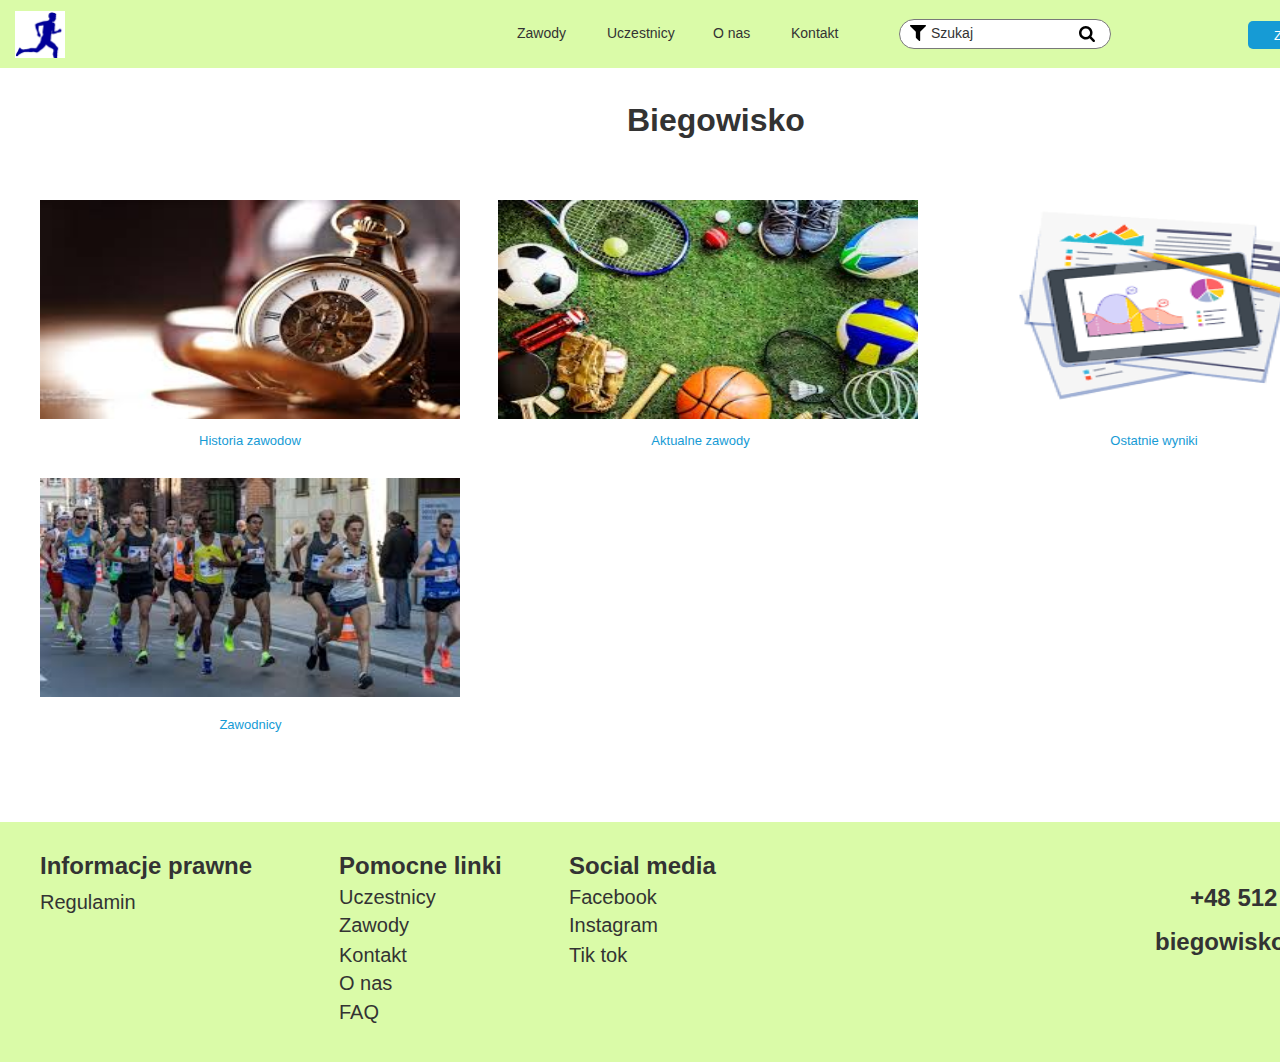
<file: glowna_-_niezalogowany.html>
﻿<!DOCTYPE html>
<html>
  <head>
    <title>Glowna - niezalogowany</title>
    <meta http-equiv="X-UA-Compatible" content="IE=edge"/>
    <meta http-equiv="content-type" content="text/html; charset=utf-8"/>
    <link href="resources/css/axure_rp_page.css" type="text/css" rel="stylesheet"/>
    <link href="data/styles.css" type="text/css" rel="stylesheet"/>
    <link href="files/glowna_-_niezalogowany/styles.css" type="text/css" rel="stylesheet"/>
    <script src="resources/scripts/jquery-3.2.1.min.js"></script>
    <script src="resources/scripts/axure/axQuery.js"></script>
    <script src="resources/scripts/axure/globals.js"></script>
    <script src="resources/scripts/axutils.js"></script>
    <script src="resources/scripts/axure/annotation.js"></script>
    <script src="resources/scripts/axure/axQuery.std.js"></script>
    <script src="resources/scripts/axure/doc.js"></script>
    <script src="resources/scripts/messagecenter.js"></script>
    <script src="resources/scripts/axure/events.js"></script>
    <script src="resources/scripts/axure/recording.js"></script>
    <script src="resources/scripts/axure/action.js"></script>
    <script src="resources/scripts/axure/expr.js"></script>
    <script src="resources/scripts/axure/geometry.js"></script>
    <script src="resources/scripts/axure/flyout.js"></script>
    <script src="resources/scripts/axure/model.js"></script>
    <script src="resources/scripts/axure/repeater.js"></script>
    <script src="resources/scripts/axure/sto.js"></script>
    <script src="resources/scripts/axure/utils.temp.js"></script>
    <script src="resources/scripts/axure/variables.js"></script>
    <script src="resources/scripts/axure/drag.js"></script>
    <script src="resources/scripts/axure/move.js"></script>
    <script src="resources/scripts/axure/visibility.js"></script>
    <script src="resources/scripts/axure/style.js"></script>
    <script src="resources/scripts/axure/adaptive.js"></script>
    <script src="resources/scripts/axure/tree.js"></script>
    <script src="resources/scripts/axure/init.temp.js"></script>
    <script src="resources/scripts/axure/legacy.js"></script>
    <script src="resources/scripts/axure/viewer.js"></script>
    <script src="resources/scripts/axure/math.js"></script>
    <script src="resources/scripts/axure/jquery.nicescroll.min.js"></script>
    <script src="data/document.js"></script>
    <script src="files/glowna_-_niezalogowany/data.js"></script>
    <script type="text/javascript">
      $axure.utils.getTransparentGifPath = function() { return 'resources/images/transparent.gif'; };
      $axure.utils.getOtherPath = function() { return 'resources/Other.html'; };
      $axure.utils.getReloadPath = function() { return 'resources/reload.html'; };
    </script>
  </head>
  <body>
    <div id="base" class="">

      <!-- Unnamed (nav-niezalogowany) -->

      <!-- Unnamed (Rectangle) -->
      <div id="u39" class="ax_default box_2">
        <div id="u39_div" class=""></div>
        <div id="u39_text" class="text " style="display:none; visibility: hidden">
          <p></p>
        </div>
      </div>

      <!-- Unnamed (Rectangle) -->
      <div id="u40" class="ax_default label">
        <div id="u40_div" class=""></div>
        <div id="u40_text" class="text ">
          <p><span>Zawody</span></p>
        </div>
      </div>

      <!-- Unnamed (Rectangle) -->
      <div id="u41" class="ax_default label">
        <div id="u41_div" class=""></div>
        <div id="u41_text" class="text ">
          <p><span>Uczestnicy</span></p>
        </div>
      </div>

      <!-- Unnamed (Rectangle) -->
      <div id="u42" class="ax_default label">
        <div id="u42_div" class=""></div>
        <div id="u42_text" class="text ">
          <p><span>O nas</span></p>
        </div>
      </div>

      <!-- Unnamed (Rectangle) -->
      <div id="u43" class="ax_default label">
        <div id="u43_div" class=""></div>
        <div id="u43_text" class="text ">
          <p><span>Kontakt</span></p>
        </div>
      </div>

      <!-- Unnamed (Rectangle) -->
      <div id="u44" class="ax_default box_1">
        <div id="u44_div" class=""></div>
        <div id="u44_text" class="text " style="display:none; visibility: hidden">
          <p></p>
        </div>
      </div>

      <!-- Unnamed (Rectangle) -->
      <div id="u45" class="ax_default label">
        <div id="u45_div" class=""></div>
        <div id="u45_text" class="text ">
          <p><span>Szukaj</span></p>
        </div>
      </div>

      <!-- Unnamed (Shape) -->
      <div id="u46" class="ax_default icon">
        <img id="u46_img" class="img " src="images/glowna_-_zalogowany/u15.svg"/>
        <div id="u46_text" class="text " style="display:none; visibility: hidden">
          <p></p>
        </div>
      </div>

      <!-- Unnamed (Shape) -->
      <div id="u47" class="ax_default icon">
        <img id="u47_img" class="img " src="images/glowna_-_zalogowany/u16.svg"/>
        <div id="u47_text" class="text " style="display:none; visibility: hidden">
          <p></p>
        </div>
      </div>

      <!-- Unnamed (Rectangle) -->
      <div id="u48" class="ax_default primary_button">
        <div id="u48_div" class=""></div>
        <div id="u48_text" class="text ">
          <p><span>Zaloguj sie</span></p>
        </div>
      </div>

      <!-- Unnamed (Image) -->
      <div id="u49" class="ax_default image">
        <img id="u49_img" class="img " src="images/glowna_-_zalogowany/u17.png"/>
        <div id="u49_text" class="text " style="display:none; visibility: hidden">
          <p></p>
        </div>
      </div>
      <div id="u38" style="display:none; visibility:hidden;"></div>

      <!-- Unnamed (Rectangle) -->
      <div id="u50" class="ax_default heading_1">
        <div id="u50_div" class=""></div>
        <div id="u50_text" class="text ">
          <p><span>Biegowisko</span></p>
        </div>
      </div>

      <!-- Unnamed (Rectangle) -->
      <div id="u51" class="ax_default link_button">
        <div id="u51_div" class=""></div>
        <div id="u51_text" class="text ">
          <p><span>Aktualne zawody</span></p>
        </div>
      </div>

      <!-- Unnamed (Rectangle) -->
      <div id="u52" class="ax_default link_button">
        <div id="u52_div" class=""></div>
        <div id="u52_text" class="text ">
          <p><span>Ostatnie wyniki</span></p>
        </div>
      </div>

      <!-- Unnamed (Rectangle) -->
      <div id="u53" class="ax_default link_button">
        <div id="u53_div" class=""></div>
        <div id="u53_text" class="text ">
          <p><span>Historia zawodow</span></p>
        </div>
      </div>

      <!-- Unnamed (Rectangle) -->
      <div id="u54" class="ax_default link_button">
        <div id="u54_div" class=""></div>
        <div id="u54_text" class="text ">
          <p><span>Zawodnicy</span></p>
        </div>
      </div>

      <!-- Unnamed (Image) -->
      <div id="u55" class="ax_default image">
        <img id="u55_img" class="img " src="images/glowna_-_zalogowany/u18.png"/>
        <div id="u55_text" class="text " style="display:none; visibility: hidden">
          <p></p>
        </div>
      </div>

      <!-- Unnamed (Image) -->
      <div id="u56" class="ax_default image">
        <img id="u56_img" class="img " src="images/glowna_-_zalogowany/u19.png"/>
        <div id="u56_text" class="text " style="display:none; visibility: hidden">
          <p></p>
        </div>
      </div>

      <!-- Unnamed (Image) -->
      <div id="u57" class="ax_default image">
        <img id="u57_img" class="img " src="images/glowna_-_zalogowany/u20.png"/>
        <div id="u57_text" class="text " style="display:none; visibility: hidden">
          <p></p>
        </div>
      </div>

      <!-- Unnamed (Image) -->
      <div id="u58" class="ax_default image">
        <img id="u58_img" class="img " src="images/glowna_-_zalogowany/u21.png"/>
        <div id="u58_text" class="text " style="display:none; visibility: hidden">
          <p></p>
        </div>
      </div>

      <!-- Unnamed (stopka) -->

      <!-- Unnamed (Rectangle) -->
      <div id="u60" class="ax_default box_2">
        <div id="u60_div" class=""></div>
        <div id="u60_text" class="text " style="display:none; visibility: hidden">
          <p></p>
        </div>
      </div>

      <!-- Unnamed (Rectangle) -->
      <div id="u61" class="ax_default label">
        <div id="u61_div" class=""></div>
        <div id="u61_text" class="text ">
          <p><span>Zawody</span></p>
        </div>
      </div>

      <!-- Unnamed (Rectangle) -->
      <div id="u62" class="ax_default label">
        <div id="u62_div" class=""></div>
        <div id="u62_text" class="text ">
          <p><span>Uczestnicy</span></p>
        </div>
      </div>

      <!-- Unnamed (Rectangle) -->
      <div id="u63" class="ax_default label">
        <div id="u63_div" class=""></div>
        <div id="u63_text" class="text ">
          <p><span>O nas</span></p>
        </div>
      </div>

      <!-- Unnamed (Rectangle) -->
      <div id="u64" class="ax_default label">
        <div id="u64_div" class=""></div>
        <div id="u64_text" class="text ">
          <p><span>Kontakt</span></p>
        </div>
      </div>

      <!-- Unnamed (Rectangle) -->
      <div id="u65" class="ax_default heading_3">
        <div id="u65_div" class=""></div>
        <div id="u65_text" class="text ">
          <p><span>Informacje prawne</span></p>
        </div>
      </div>

      <!-- Unnamed (Rectangle) -->
      <div id="u66" class="ax_default heading_3">
        <div id="u66_div" class=""></div>
        <div id="u66_text" class="text ">
          <p><span>Pomocne linki</span></p>
        </div>
      </div>

      <!-- Unnamed (Rectangle) -->
      <div id="u67" class="ax_default label">
        <div id="u67_div" class=""></div>
        <div id="u67_text" class="text ">
          <p><span>Regulamin</span></p>
        </div>
      </div>

      <!-- Unnamed (Rectangle) -->
      <div id="u68" class="ax_default label">
        <div id="u68_div" class=""></div>
        <div id="u68_text" class="text ">
          <p><span>FAQ</span></p>
        </div>
      </div>

      <!-- Unnamed (Rectangle) -->
      <div id="u69" class="ax_default label">
        <div id="u69_div" class=""></div>
        <div id="u69_text" class="text ">
          <p><span>Instagram</span></p>
        </div>
      </div>

      <!-- Unnamed (Rectangle) -->
      <div id="u70" class="ax_default label">
        <div id="u70_div" class=""></div>
        <div id="u70_text" class="text ">
          <p><span>Facebook</span></p>
        </div>
      </div>

      <!-- Unnamed (Rectangle) -->
      <div id="u71" class="ax_default label">
        <div id="u71_div" class=""></div>
        <div id="u71_text" class="text ">
          <p><span>Tik tok</span></p>
        </div>
      </div>

      <!-- Unnamed (Rectangle) -->
      <div id="u72" class="ax_default heading_3">
        <div id="u72_div" class=""></div>
        <div id="u72_text" class="text ">
          <p><span>Social media</span></p>
        </div>
      </div>

      <!-- Unnamed (Rectangle) -->
      <div id="u73" class="ax_default heading_3">
        <div id="u73_div" class=""></div>
        <div id="u73_text" class="text ">
          <p><span>+48 512 612 856</span></p>
        </div>
      </div>

      <!-- Unnamed (Rectangle) -->
      <div id="u74" class="ax_default heading_3">
        <div id="u74_div" class=""></div>
        <div id="u74_text" class="text ">
          <p><span>biegowisko@wp.pl</span></p>
        </div>
      </div>
      <div id="u59" style="display:none; visibility:hidden;"></div>
    </div>
    <script src="resources/scripts/axure/ios.js"></script>
  </body>
</html>
</file>
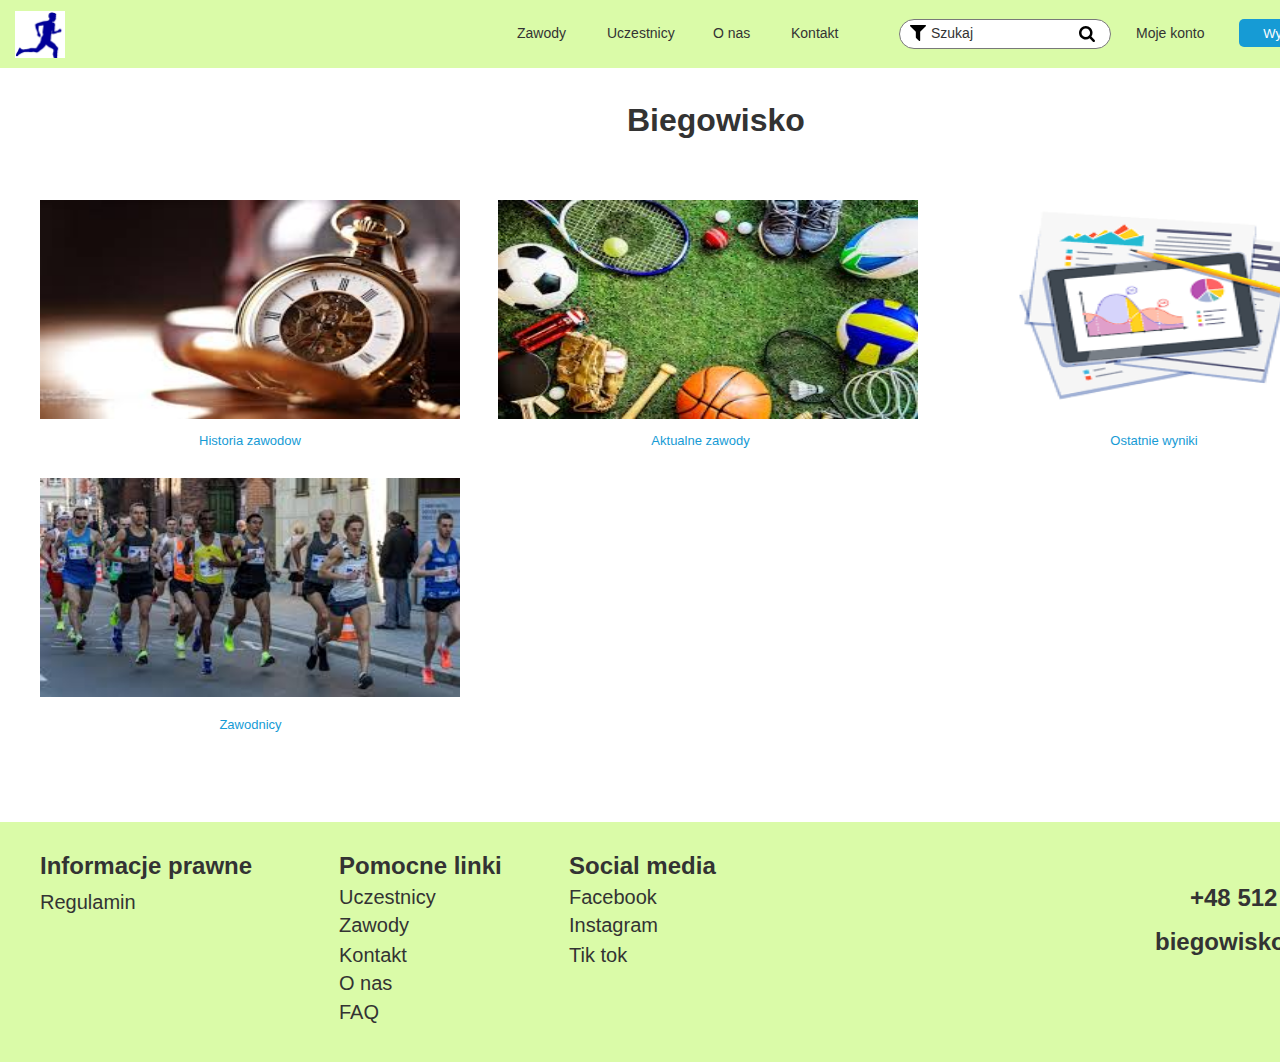
<file: glowna_-_zalogowany.html>
﻿<!DOCTYPE html>
<html>
  <head>
    <title>Glowna - zalogowany</title>
    <meta http-equiv="X-UA-Compatible" content="IE=edge"/>
    <meta http-equiv="content-type" content="text/html; charset=utf-8"/>
    <link href="resources/css/axure_rp_page.css" type="text/css" rel="stylesheet"/>
    <link href="data/styles.css" type="text/css" rel="stylesheet"/>
    <link href="files/glowna_-_zalogowany/styles.css" type="text/css" rel="stylesheet"/>
    <script src="resources/scripts/jquery-3.2.1.min.js"></script>
    <script src="resources/scripts/axure/axQuery.js"></script>
    <script src="resources/scripts/axure/globals.js"></script>
    <script src="resources/scripts/axutils.js"></script>
    <script src="resources/scripts/axure/annotation.js"></script>
    <script src="resources/scripts/axure/axQuery.std.js"></script>
    <script src="resources/scripts/axure/doc.js"></script>
    <script src="resources/scripts/messagecenter.js"></script>
    <script src="resources/scripts/axure/events.js"></script>
    <script src="resources/scripts/axure/recording.js"></script>
    <script src="resources/scripts/axure/action.js"></script>
    <script src="resources/scripts/axure/expr.js"></script>
    <script src="resources/scripts/axure/geometry.js"></script>
    <script src="resources/scripts/axure/flyout.js"></script>
    <script src="resources/scripts/axure/model.js"></script>
    <script src="resources/scripts/axure/repeater.js"></script>
    <script src="resources/scripts/axure/sto.js"></script>
    <script src="resources/scripts/axure/utils.temp.js"></script>
    <script src="resources/scripts/axure/variables.js"></script>
    <script src="resources/scripts/axure/drag.js"></script>
    <script src="resources/scripts/axure/move.js"></script>
    <script src="resources/scripts/axure/visibility.js"></script>
    <script src="resources/scripts/axure/style.js"></script>
    <script src="resources/scripts/axure/adaptive.js"></script>
    <script src="resources/scripts/axure/tree.js"></script>
    <script src="resources/scripts/axure/init.temp.js"></script>
    <script src="resources/scripts/axure/legacy.js"></script>
    <script src="resources/scripts/axure/viewer.js"></script>
    <script src="resources/scripts/axure/math.js"></script>
    <script src="resources/scripts/axure/jquery.nicescroll.min.js"></script>
    <script src="data/document.js"></script>
    <script src="files/glowna_-_zalogowany/data.js"></script>
    <script type="text/javascript">
      $axure.utils.getTransparentGifPath = function() { return 'resources/images/transparent.gif'; };
      $axure.utils.getOtherPath = function() { return 'resources/Other.html'; };
      $axure.utils.getReloadPath = function() { return 'resources/reload.html'; };
    </script>
  </head>
  <body>
    <div id="base" class="">

      <!-- Unnamed (Rectangle) -->
      <div id="u0" class="ax_default heading_1">
        <div id="u0_div" class=""></div>
        <div id="u0_text" class="text ">
          <p><span>Biegowisko</span></p>
        </div>
      </div>

      <!-- Unnamed (Rectangle) -->
      <div id="u1" class="ax_default link_button">
        <div id="u1_div" class=""></div>
        <div id="u1_text" class="text ">
          <p><span>Aktualne zawody</span></p>
        </div>
      </div>

      <!-- Unnamed (Rectangle) -->
      <div id="u2" class="ax_default link_button">
        <div id="u2_div" class=""></div>
        <div id="u2_text" class="text ">
          <p><span>Ostatnie wyniki</span></p>
        </div>
      </div>

      <!-- Unnamed (Rectangle) -->
      <div id="u3" class="ax_default link_button">
        <div id="u3_div" class=""></div>
        <div id="u3_text" class="text ">
          <p><span>Historia zawodow</span></p>
        </div>
      </div>

      <!-- Unnamed (Rectangle) -->
      <div id="u4" class="ax_default link_button">
        <div id="u4_div" class=""></div>
        <div id="u4_text" class="text ">
          <p><span>Zawodnicy</span></p>
        </div>
      </div>

      <!-- Unnamed (nav-zalogowany) -->

      <!-- Unnamed (Rectangle) -->
      <div id="u6" class="ax_default box_2">
        <div id="u6_div" class=""></div>
        <div id="u6_text" class="text " style="display:none; visibility: hidden">
          <p></p>
        </div>
      </div>

      <!-- Unnamed (Rectangle) -->
      <div id="u7" class="ax_default label">
        <div id="u7_div" class=""></div>
        <div id="u7_text" class="text ">
          <p><span>Moje konto</span></p>
        </div>
      </div>

      <!-- Unnamed (Rectangle) -->
      <div id="u8" class="ax_default primary_button">
        <div id="u8_div" class=""></div>
        <div id="u8_text" class="text ">
          <p><span>Wyloguj sie</span></p>
        </div>
      </div>

      <!-- Unnamed (Rectangle) -->
      <div id="u9" class="ax_default label">
        <div id="u9_div" class=""></div>
        <div id="u9_text" class="text ">
          <p><span>Zawody</span></p>
        </div>
      </div>

      <!-- Unnamed (Rectangle) -->
      <div id="u10" class="ax_default label">
        <div id="u10_div" class=""></div>
        <div id="u10_text" class="text ">
          <p><span>Uczestnicy</span></p>
        </div>
      </div>

      <!-- Unnamed (Rectangle) -->
      <div id="u11" class="ax_default label">
        <div id="u11_div" class=""></div>
        <div id="u11_text" class="text ">
          <p><span>O nas</span></p>
        </div>
      </div>

      <!-- Unnamed (Rectangle) -->
      <div id="u12" class="ax_default label">
        <div id="u12_div" class=""></div>
        <div id="u12_text" class="text ">
          <p><span>Kontakt</span></p>
        </div>
      </div>

      <!-- Unnamed (Rectangle) -->
      <div id="u13" class="ax_default box_1">
        <div id="u13_div" class=""></div>
        <div id="u13_text" class="text " style="display:none; visibility: hidden">
          <p></p>
        </div>
      </div>

      <!-- Unnamed (Rectangle) -->
      <div id="u14" class="ax_default label">
        <div id="u14_div" class=""></div>
        <div id="u14_text" class="text ">
          <p><span>Szukaj</span></p>
        </div>
      </div>

      <!-- Unnamed (Shape) -->
      <div id="u15" class="ax_default icon">
        <img id="u15_img" class="img " src="images/glowna_-_zalogowany/u15.svg"/>
        <div id="u15_text" class="text " style="display:none; visibility: hidden">
          <p></p>
        </div>
      </div>

      <!-- Unnamed (Shape) -->
      <div id="u16" class="ax_default icon">
        <img id="u16_img" class="img " src="images/glowna_-_zalogowany/u16.svg"/>
        <div id="u16_text" class="text " style="display:none; visibility: hidden">
          <p></p>
        </div>
      </div>

      <!-- Unnamed (Image) -->
      <div id="u17" class="ax_default image">
        <img id="u17_img" class="img " src="images/glowna_-_zalogowany/u17.png"/>
        <div id="u17_text" class="text " style="display:none; visibility: hidden">
          <p></p>
        </div>
      </div>
      <div id="u5" style="display:none; visibility:hidden;"></div>

      <!-- Unnamed (Image) -->
      <div id="u18" class="ax_default image">
        <img id="u18_img" class="img " src="images/glowna_-_zalogowany/u18.png"/>
        <div id="u18_text" class="text " style="display:none; visibility: hidden">
          <p></p>
        </div>
      </div>

      <!-- Unnamed (Image) -->
      <div id="u19" class="ax_default image">
        <img id="u19_img" class="img " src="images/glowna_-_zalogowany/u19.png"/>
        <div id="u19_text" class="text " style="display:none; visibility: hidden">
          <p></p>
        </div>
      </div>

      <!-- Unnamed (Image) -->
      <div id="u20" class="ax_default image">
        <img id="u20_img" class="img " src="images/glowna_-_zalogowany/u20.png"/>
        <div id="u20_text" class="text " style="display:none; visibility: hidden">
          <p></p>
        </div>
      </div>

      <!-- Unnamed (Image) -->
      <div id="u21" class="ax_default image">
        <img id="u21_img" class="img " src="images/glowna_-_zalogowany/u21.png"/>
        <div id="u21_text" class="text " style="display:none; visibility: hidden">
          <p></p>
        </div>
      </div>

      <!-- Unnamed (stopka) -->

      <!-- Unnamed (Rectangle) -->
      <div id="u23" class="ax_default box_2">
        <div id="u23_div" class=""></div>
        <div id="u23_text" class="text " style="display:none; visibility: hidden">
          <p></p>
        </div>
      </div>

      <!-- Unnamed (Rectangle) -->
      <div id="u24" class="ax_default label">
        <div id="u24_div" class=""></div>
        <div id="u24_text" class="text ">
          <p><span>Zawody</span></p>
        </div>
      </div>

      <!-- Unnamed (Rectangle) -->
      <div id="u25" class="ax_default label">
        <div id="u25_div" class=""></div>
        <div id="u25_text" class="text ">
          <p><span>Uczestnicy</span></p>
        </div>
      </div>

      <!-- Unnamed (Rectangle) -->
      <div id="u26" class="ax_default label">
        <div id="u26_div" class=""></div>
        <div id="u26_text" class="text ">
          <p><span>O nas</span></p>
        </div>
      </div>

      <!-- Unnamed (Rectangle) -->
      <div id="u27" class="ax_default label">
        <div id="u27_div" class=""></div>
        <div id="u27_text" class="text ">
          <p><span>Kontakt</span></p>
        </div>
      </div>

      <!-- Unnamed (Rectangle) -->
      <div id="u28" class="ax_default heading_3">
        <div id="u28_div" class=""></div>
        <div id="u28_text" class="text ">
          <p><span>Informacje prawne</span></p>
        </div>
      </div>

      <!-- Unnamed (Rectangle) -->
      <div id="u29" class="ax_default heading_3">
        <div id="u29_div" class=""></div>
        <div id="u29_text" class="text ">
          <p><span>Pomocne linki</span></p>
        </div>
      </div>

      <!-- Unnamed (Rectangle) -->
      <div id="u30" class="ax_default label">
        <div id="u30_div" class=""></div>
        <div id="u30_text" class="text ">
          <p><span>Regulamin</span></p>
        </div>
      </div>

      <!-- Unnamed (Rectangle) -->
      <div id="u31" class="ax_default label">
        <div id="u31_div" class=""></div>
        <div id="u31_text" class="text ">
          <p><span>FAQ</span></p>
        </div>
      </div>

      <!-- Unnamed (Rectangle) -->
      <div id="u32" class="ax_default label">
        <div id="u32_div" class=""></div>
        <div id="u32_text" class="text ">
          <p><span>Instagram</span></p>
        </div>
      </div>

      <!-- Unnamed (Rectangle) -->
      <div id="u33" class="ax_default label">
        <div id="u33_div" class=""></div>
        <div id="u33_text" class="text ">
          <p><span>Facebook</span></p>
        </div>
      </div>

      <!-- Unnamed (Rectangle) -->
      <div id="u34" class="ax_default label">
        <div id="u34_div" class=""></div>
        <div id="u34_text" class="text ">
          <p><span>Tik tok</span></p>
        </div>
      </div>

      <!-- Unnamed (Rectangle) -->
      <div id="u35" class="ax_default heading_3">
        <div id="u35_div" class=""></div>
        <div id="u35_text" class="text ">
          <p><span>Social media</span></p>
        </div>
      </div>

      <!-- Unnamed (Rectangle) -->
      <div id="u36" class="ax_default heading_3">
        <div id="u36_div" class=""></div>
        <div id="u36_text" class="text ">
          <p><span>+48 512 612 856</span></p>
        </div>
      </div>

      <!-- Unnamed (Rectangle) -->
      <div id="u37" class="ax_default heading_3">
        <div id="u37_div" class=""></div>
        <div id="u37_text" class="text ">
          <p><span>biegowisko@wp.pl</span></p>
        </div>
      </div>
      <div id="u22" style="display:none; visibility:hidden;"></div>
    </div>
    <script src="resources/scripts/axure/ios.js"></script>
  </body>
</html>
</file>
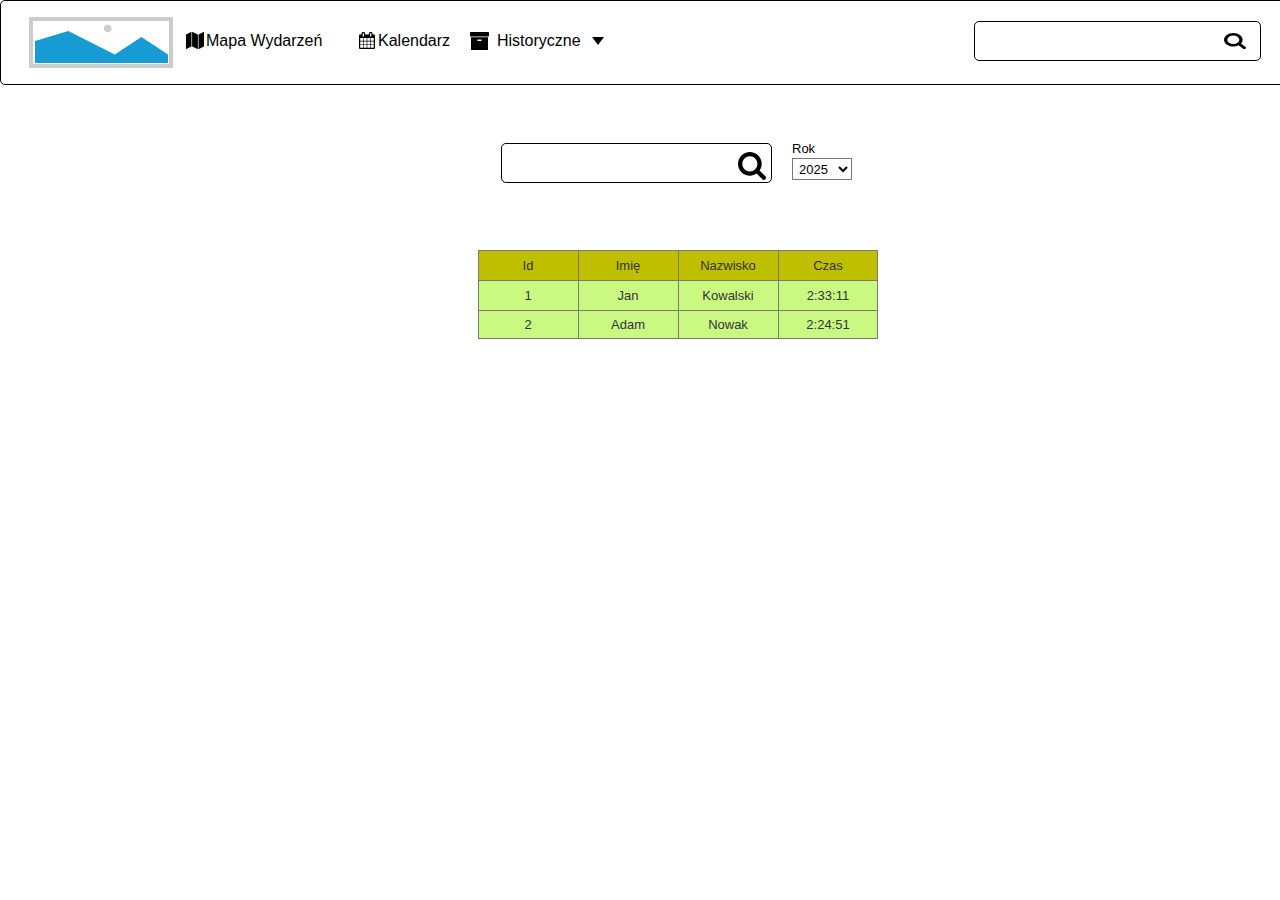
<file: historyczne.html>
﻿<!DOCTYPE html>
<html>
  <head>
    <title>historyczne</title>
    <meta http-equiv="X-UA-Compatible" content="IE=edge"/>
    <meta http-equiv="content-type" content="text/html; charset=utf-8"/>
    <link href="resources/css/axure_rp_page.css" type="text/css" rel="stylesheet"/>
    <link href="data/styles.css" type="text/css" rel="stylesheet"/>
    <link href="files/historyczne/styles.css" type="text/css" rel="stylesheet"/>
    <script src="resources/scripts/jquery-3.2.1.min.js"></script>
    <script src="resources/scripts/axure/axQuery.js"></script>
    <script src="resources/scripts/axure/globals.js"></script>
    <script src="resources/scripts/axutils.js"></script>
    <script src="resources/scripts/axure/annotation.js"></script>
    <script src="resources/scripts/axure/axQuery.std.js"></script>
    <script src="resources/scripts/axure/doc.js"></script>
    <script src="resources/scripts/messagecenter.js"></script>
    <script src="resources/scripts/axure/events.js"></script>
    <script src="resources/scripts/axure/recording.js"></script>
    <script src="resources/scripts/axure/action.js"></script>
    <script src="resources/scripts/axure/expr.js"></script>
    <script src="resources/scripts/axure/geometry.js"></script>
    <script src="resources/scripts/axure/flyout.js"></script>
    <script src="resources/scripts/axure/model.js"></script>
    <script src="resources/scripts/axure/repeater.js"></script>
    <script src="resources/scripts/axure/sto.js"></script>
    <script src="resources/scripts/axure/utils.temp.js"></script>
    <script src="resources/scripts/axure/variables.js"></script>
    <script src="resources/scripts/axure/drag.js"></script>
    <script src="resources/scripts/axure/move.js"></script>
    <script src="resources/scripts/axure/visibility.js"></script>
    <script src="resources/scripts/axure/style.js"></script>
    <script src="resources/scripts/axure/adaptive.js"></script>
    <script src="resources/scripts/axure/tree.js"></script>
    <script src="resources/scripts/axure/init.temp.js"></script>
    <script src="resources/scripts/axure/legacy.js"></script>
    <script src="resources/scripts/axure/viewer.js"></script>
    <script src="resources/scripts/axure/math.js"></script>
    <script src="resources/scripts/axure/jquery.nicescroll.min.js"></script>
    <script src="data/document.js"></script>
    <script src="files/historyczne/data.js"></script>
    <script type="text/javascript">
      $axure.utils.getTransparentGifPath = function() { return 'resources/images/transparent.gif'; };
      $axure.utils.getOtherPath = function() { return 'resources/Other.html'; };
      $axure.utils.getReloadPath = function() { return 'resources/reload.html'; };
    </script>
  </head>
  <body>
    <div id="base" class="">

      <!-- Search Input (Text Field) -->
      <div id="u87" class="ax_default text_field" data-label="Search Input">
        <div id="u87_div" class=""></div>
        <input id="u87_input" type="text" value="" class="u87_input"/>
      </div>

      <!-- Unnamed (navbar) -->

      <!-- Navigation Bar (Group) -->
      <div id="u89" class="ax_default" data-label="Navigation Bar" data-left="0" data-top="0" data-width="1434" data-height="85" layer-opacity="1">

        <!-- Menu Bar (Rectangle) -->
        <div id="u90" class="ax_default shape1" data-label="Menu Bar">
          <div id="u90_div" class=""></div>
          <div id="u90_text" class="text " style="display:none; visibility: hidden">
            <p></p>
          </div>
        </div>

        <!-- Logo (Image) -->
        <div id="u91" class="ax_default image" data-label="Logo">
          <img id="u91_img" class="img " src="images/index/logo_u3.svg"/>
          <div id="u91_text" class="text " style="display:none; visibility: hidden">
            <p></p>
          </div>
        </div>

        <!-- Unnamed (Rectangle) -->
        <div id="u92" class="ax_default heading_3">
          <div id="u92_div" class=""></div>
          <div id="u92_text" class="text ">
            <p><span>Mapa Wydarzeń</span></p>
          </div>
        </div>

        <!-- Unnamed (Rectangle) -->
        <div id="u93" class="ax_default heading_3">
          <div id="u93_div" class=""></div>
          <div id="u93_text" class="text ">
            <p><span>Kalendarz</span></p>
          </div>
        </div>

        <!-- Search Input (Text Field) -->
        <div id="u94" class="ax_default text_field" data-label="Search Input">
          <div id="u94_div" class=""></div>
          <input id="u94_input" type="text" value="" class="u94_input"/>
        </div>

        <!-- Search Icon (Shape) -->
        <div id="u95" class="ax_default icon" data-label="Search Icon">
          <img id="u95_img" class="img " src="images/index/search_icon_u7.svg"/>
          <div id="u95_text" class="text " style="display:none; visibility: hidden">
            <p></p>
          </div>
        </div>

        <!-- Cart Icon (Shape) -->
        <div id="u96" class="ax_default icon" data-label="Cart Icon">
          <img id="u96_img" class="img " src="images/index/cart_icon_u8.svg"/>
          <div id="u96_text" class="text " style="display:none; visibility: hidden">
            <p></p>
          </div>
        </div>

        <!-- Account Icon (Shape) -->
        <div id="u97" class="ax_default icon" data-label="Account Icon">
          <img id="u97_img" class="img " src="images/index/account_icon_u9.svg"/>
          <div id="u97_text" class="text " style="display:none; visibility: hidden">
            <p></p>
          </div>
        </div>

        <!-- Dropdown Menu Item (Group) -->
        <div id="u98" class="ax_default" data-label="Dropdown Menu Item" data-left="497" data-top="32" data-width="107" data-height="18" layer-opacity="1">

          <!-- Menu Carat (Triangle) -->
          <div id="u99" class="ax_default flow_shape" data-label="Menu Carat">
            <img id="u99_img" class="img " src="images/index/menu_carat_u11.svg"/>
            <div id="u99_text" class="text " style="display:none; visibility: hidden">
              <p></p>
            </div>
          </div>

          <!-- Unnamed (Rectangle) -->
          <div id="u100" class="ax_default heading_3">
            <div id="u100_div" class=""></div>
            <div id="u100_text" class="text ">
              <p><span>Historyczne</span></p>
            </div>
          </div>
        </div>

        <!-- Unnamed (Shape) -->
        <div id="u101" class="ax_default icon">
          <img id="u101_img" class="img " src="images/index/u13.svg"/>
          <div id="u101_text" class="text " style="display:none; visibility: hidden">
            <p></p>
          </div>
        </div>
      </div>

      <!-- Sub Menu (Dynamic Panel) -->
      <div id="u102" class="ax_default ax_default_hidden" data-label="Sub Menu" style="display:none; visibility: hidden">
        <div id="u102_state0" class="panel_state" data-label="State1" style="">
          <div id="u102_state0_content" class="panel_state_content">

            <!-- Unnamed (Rectangle) -->
            <div id="u103" class="ax_default heading_3">
              <div id="u103_div" class=""></div>
              <div id="u103_text" class="text ">
                <p><span>Moje biegi</span></p>
              </div>
            </div>

            <!-- Unnamed (Rectangle) -->
            <div id="u104" class="ax_default heading_3">
              <div id="u104_div" class=""></div>
              <div id="u104_text" class="text ">
                <p><span>Profil</span></p>
              </div>
            </div>
          </div>
        </div>
      </div>

      <!-- Unnamed (Shape) -->
      <div id="u105" class="ax_default icon">
        <img id="u105_img" class="img " src="images/index/u17.svg"/>
        <div id="u105_text" class="text " style="display:none; visibility: hidden">
          <p></p>
        </div>
      </div>

      <!-- Unnamed (Shape) -->
      <div id="u106" class="ax_default icon">
        <img id="u106_img" class="img " src="images/index/u18.svg"/>
        <div id="u106_text" class="text " style="display:none; visibility: hidden">
          <p></p>
        </div>
      </div>

      <!-- Sub Menu (Dynamic Panel) -->
      <div id="u107" class="ax_default ax_default_hidden" data-label="Sub Menu" style="display:none; visibility: hidden">
        <div id="u107_state0" class="panel_state" data-label="State1" style="">
          <div id="u107_state0_content" class="panel_state_content">

            <!-- Unnamed (Rectangle) -->
            <div id="u108" class="ax_default heading_3">
              <div id="u108_div" class=""></div>
              <div id="u108_text" class="text ">
                <p><span>2021</span></p>
              </div>
            </div>

            <!-- Unnamed (Rectangle) -->
            <div id="u109" class="ax_default heading_3">
              <div id="u109_div" class=""></div>
              <div id="u109_text" class="text ">
                <p><span>2022</span></p>
              </div>
            </div>

            <!-- Unnamed (Rectangle) -->
            <div id="u110" class="ax_default heading_3">
              <div id="u110_div" class=""></div>
              <div id="u110_text" class="text ">
                <p><span>2023</span></p>
              </div>
            </div>

            <!-- Unnamed (Rectangle) -->
            <div id="u111" class="ax_default heading_3">
              <div id="u111_div" class=""></div>
              <div id="u111_text" class="text ">
                <p><span>2024</span></p>
              </div>
            </div>

            <!-- Unnamed (Rectangle) -->
            <div id="u112" class="ax_default heading_3">
              <div id="u112_div" class=""></div>
              <div id="u112_text" class="text ">
                <p><span>2025</span></p>
              </div>
            </div>
          </div>
        </div>
      </div>
      <div id="u88" style="display:none; visibility:hidden;"></div>

      <!-- Unnamed (Table) -->
      <div id="u113" class="ax_default">

        <!-- Unnamed (Table Cell) -->
        <div id="u114" class="ax_default table_cell">
          <img id="u114_img" class="img " src="images/historyczne/u114.png"/>
          <div id="u114_text" class="text ">
            <p><span>Id</span></p>
          </div>
        </div>

        <!-- Unnamed (Table Cell) -->
        <div id="u115" class="ax_default table_cell">
          <img id="u115_img" class="img " src="images/historyczne/u114.png"/>
          <div id="u115_text" class="text ">
            <p><span>Imię</span></p>
          </div>
        </div>

        <!-- Unnamed (Table Cell) -->
        <div id="u116" class="ax_default table_cell">
          <img id="u116_img" class="img " src="images/historyczne/u114.png"/>
          <div id="u116_text" class="text ">
            <p><span>Nazwisko</span></p>
          </div>
        </div>

        <!-- Unnamed (Table Cell) -->
        <div id="u117" class="ax_default table_cell">
          <img id="u117_img" class="img " src="images/historyczne/u117.png"/>
          <div id="u117_text" class="text ">
            <p><span>Czas</span></p>
          </div>
        </div>

        <!-- Unnamed (Table Cell) -->
        <div id="u118" class="ax_default table_cell">
          <img id="u118_img" class="img " src="images/historyczne/u118.png"/>
          <div id="u118_text" class="text ">
            <p><span>1</span></p>
          </div>
        </div>

        <!-- Unnamed (Table Cell) -->
        <div id="u119" class="ax_default table_cell">
          <img id="u119_img" class="img " src="images/historyczne/u118.png"/>
          <div id="u119_text" class="text ">
            <p><span>Jan</span></p>
          </div>
        </div>

        <!-- Unnamed (Table Cell) -->
        <div id="u120" class="ax_default table_cell">
          <img id="u120_img" class="img " src="images/historyczne/u118.png"/>
          <div id="u120_text" class="text ">
            <p><span>Kowalski</span></p>
          </div>
        </div>

        <!-- Unnamed (Table Cell) -->
        <div id="u121" class="ax_default table_cell">
          <img id="u121_img" class="img " src="images/historyczne/u121.png"/>
          <div id="u121_text" class="text ">
            <p><span>2:33:11</span></p>
          </div>
        </div>

        <!-- Unnamed (Table Cell) -->
        <div id="u122" class="ax_default table_cell">
          <img id="u122_img" class="img " src="images/historyczne/u122.png"/>
          <div id="u122_text" class="text ">
            <p><span>2</span></p>
          </div>
        </div>

        <!-- Unnamed (Table Cell) -->
        <div id="u123" class="ax_default table_cell">
          <img id="u123_img" class="img " src="images/historyczne/u122.png"/>
          <div id="u123_text" class="text ">
            <p><span>Adam</span></p>
          </div>
        </div>

        <!-- Unnamed (Table Cell) -->
        <div id="u124" class="ax_default table_cell">
          <img id="u124_img" class="img " src="images/historyczne/u122.png"/>
          <div id="u124_text" class="text ">
            <p><span>Nowak</span></p>
          </div>
        </div>

        <!-- Unnamed (Table Cell) -->
        <div id="u125" class="ax_default table_cell">
          <img id="u125_img" class="img " src="images/historyczne/u125.png"/>
          <div id="u125_text" class="text ">
            <p><span>2:24:51</span></p>
          </div>
        </div>
      </div>

      <!-- Unnamed (Shape) -->
      <div id="u126" class="ax_default icon">
        <img id="u126_img" class="img " src="images/historyczne/u126.svg"/>
        <div id="u126_text" class="text " style="display:none; visibility: hidden">
          <p></p>
        </div>
      </div>

      <!-- Unnamed (Droplist) -->
      <div id="u127" class="ax_default droplist">
        <div id="u127_div" class=""></div>
        <select id="u127_input" class="u127_input">
          <option class="u127_input_option" value="2025">2025</option>
          <option class="u127_input_option" value="2024">2024</option>
          <option class="u127_input_option" value="2023">2023</option>
          <option class="u127_input_option" value="2022">2022</option>
        </select>
      </div>

      <!-- Summary (Rectangle) -->
      <div id="u128" class="ax_default paragraph" data-label="Summary">
        <div id="u128_div" class=""></div>
        <div id="u128_text" class="text ">
          <p><span>Rok</span></p>
        </div>
      </div>
    </div>
    <script src="resources/scripts/axure/ios.js"></script>
  </body>
</html>
</file>
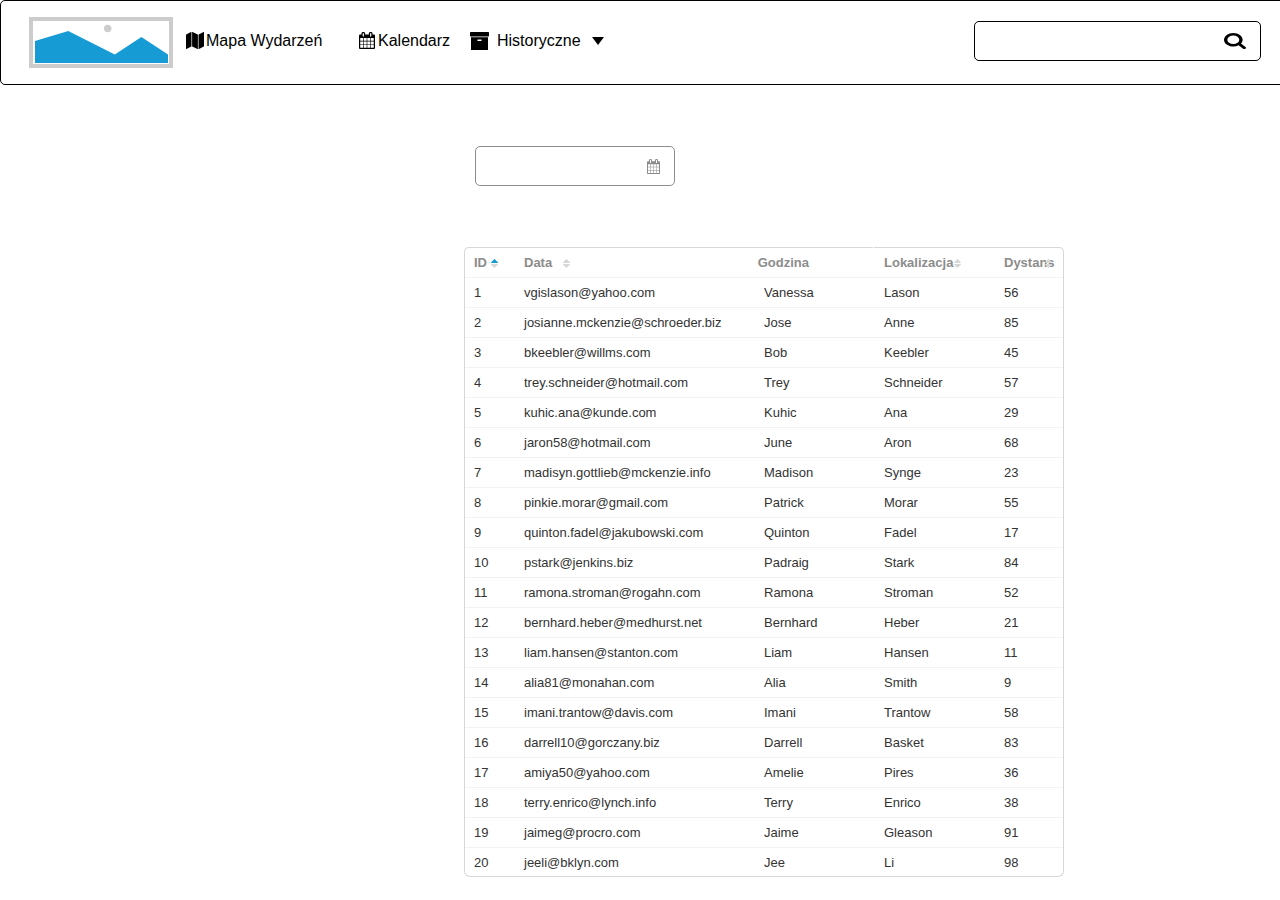
<file: kalendarz.html>
﻿<!DOCTYPE html>
<html>
  <head>
    <title>kalendarz</title>
    <meta http-equiv="X-UA-Compatible" content="IE=edge"/>
    <meta http-equiv="content-type" content="text/html; charset=utf-8"/>
    <link href="resources/css/axure_rp_page.css" type="text/css" rel="stylesheet"/>
    <link href="data/styles.css" type="text/css" rel="stylesheet"/>
    <link href="files/kalendarz/styles.css" type="text/css" rel="stylesheet"/>
    <script src="resources/scripts/jquery-3.2.1.min.js"></script>
    <script src="resources/scripts/axure/axQuery.js"></script>
    <script src="resources/scripts/axure/globals.js"></script>
    <script src="resources/scripts/axutils.js"></script>
    <script src="resources/scripts/axure/annotation.js"></script>
    <script src="resources/scripts/axure/axQuery.std.js"></script>
    <script src="resources/scripts/axure/doc.js"></script>
    <script src="resources/scripts/messagecenter.js"></script>
    <script src="resources/scripts/axure/events.js"></script>
    <script src="resources/scripts/axure/recording.js"></script>
    <script src="resources/scripts/axure/action.js"></script>
    <script src="resources/scripts/axure/expr.js"></script>
    <script src="resources/scripts/axure/geometry.js"></script>
    <script src="resources/scripts/axure/flyout.js"></script>
    <script src="resources/scripts/axure/model.js"></script>
    <script src="resources/scripts/axure/repeater.js"></script>
    <script src="resources/scripts/axure/sto.js"></script>
    <script src="resources/scripts/axure/utils.temp.js"></script>
    <script src="resources/scripts/axure/variables.js"></script>
    <script src="resources/scripts/axure/drag.js"></script>
    <script src="resources/scripts/axure/move.js"></script>
    <script src="resources/scripts/axure/visibility.js"></script>
    <script src="resources/scripts/axure/style.js"></script>
    <script src="resources/scripts/axure/adaptive.js"></script>
    <script src="resources/scripts/axure/tree.js"></script>
    <script src="resources/scripts/axure/init.temp.js"></script>
    <script src="resources/scripts/axure/legacy.js"></script>
    <script src="resources/scripts/axure/viewer.js"></script>
    <script src="resources/scripts/axure/math.js"></script>
    <script src="resources/scripts/axure/jquery.nicescroll.min.js"></script>
    <script src="data/document.js"></script>
    <script src="files/kalendarz/data.js"></script>
    <script type="text/javascript">
      $axure.utils.getTransparentGifPath = function() { return 'resources/images/transparent.gif'; };
      $axure.utils.getOtherPath = function() { return 'resources/Other.html'; };
      $axure.utils.getReloadPath = function() { return 'resources/reload.html'; };
    </script>
  </head>
  <body>
    <div id="base" class="">

      <!-- Unnamed (navbar) -->

      <!-- Navigation Bar (Group) -->
      <div id="u130" class="ax_default" data-label="Navigation Bar" data-left="0" data-top="0" data-width="1434" data-height="85" layer-opacity="1">

        <!-- Menu Bar (Rectangle) -->
        <div id="u131" class="ax_default shape1" data-label="Menu Bar">
          <div id="u131_div" class=""></div>
          <div id="u131_text" class="text " style="display:none; visibility: hidden">
            <p></p>
          </div>
        </div>

        <!-- Logo (Image) -->
        <div id="u132" class="ax_default image" data-label="Logo">
          <img id="u132_img" class="img " src="images/index/logo_u3.svg"/>
          <div id="u132_text" class="text " style="display:none; visibility: hidden">
            <p></p>
          </div>
        </div>

        <!-- Unnamed (Rectangle) -->
        <div id="u133" class="ax_default heading_3">
          <div id="u133_div" class=""></div>
          <div id="u133_text" class="text ">
            <p><span>Mapa Wydarzeń</span></p>
          </div>
        </div>

        <!-- Unnamed (Rectangle) -->
        <div id="u134" class="ax_default heading_3">
          <div id="u134_div" class=""></div>
          <div id="u134_text" class="text ">
            <p><span>Kalendarz</span></p>
          </div>
        </div>

        <!-- Search Input (Text Field) -->
        <div id="u135" class="ax_default text_field" data-label="Search Input">
          <div id="u135_div" class=""></div>
          <input id="u135_input" type="text" value="" class="u135_input"/>
        </div>

        <!-- Search Icon (Shape) -->
        <div id="u136" class="ax_default icon" data-label="Search Icon">
          <img id="u136_img" class="img " src="images/index/search_icon_u7.svg"/>
          <div id="u136_text" class="text " style="display:none; visibility: hidden">
            <p></p>
          </div>
        </div>

        <!-- Cart Icon (Shape) -->
        <div id="u137" class="ax_default icon" data-label="Cart Icon">
          <img id="u137_img" class="img " src="images/index/cart_icon_u8.svg"/>
          <div id="u137_text" class="text " style="display:none; visibility: hidden">
            <p></p>
          </div>
        </div>

        <!-- Account Icon (Shape) -->
        <div id="u138" class="ax_default icon" data-label="Account Icon">
          <img id="u138_img" class="img " src="images/index/account_icon_u9.svg"/>
          <div id="u138_text" class="text " style="display:none; visibility: hidden">
            <p></p>
          </div>
        </div>

        <!-- Dropdown Menu Item (Group) -->
        <div id="u139" class="ax_default" data-label="Dropdown Menu Item" data-left="497" data-top="32" data-width="107" data-height="18" layer-opacity="1">

          <!-- Menu Carat (Triangle) -->
          <div id="u140" class="ax_default flow_shape" data-label="Menu Carat">
            <img id="u140_img" class="img " src="images/index/menu_carat_u11.svg"/>
            <div id="u140_text" class="text " style="display:none; visibility: hidden">
              <p></p>
            </div>
          </div>

          <!-- Unnamed (Rectangle) -->
          <div id="u141" class="ax_default heading_3">
            <div id="u141_div" class=""></div>
            <div id="u141_text" class="text ">
              <p><span>Historyczne</span></p>
            </div>
          </div>
        </div>

        <!-- Unnamed (Shape) -->
        <div id="u142" class="ax_default icon">
          <img id="u142_img" class="img " src="images/index/u13.svg"/>
          <div id="u142_text" class="text " style="display:none; visibility: hidden">
            <p></p>
          </div>
        </div>
      </div>

      <!-- Sub Menu (Dynamic Panel) -->
      <div id="u143" class="ax_default ax_default_hidden" data-label="Sub Menu" style="display:none; visibility: hidden">
        <div id="u143_state0" class="panel_state" data-label="State1" style="">
          <div id="u143_state0_content" class="panel_state_content">

            <!-- Unnamed (Rectangle) -->
            <div id="u144" class="ax_default heading_3">
              <div id="u144_div" class=""></div>
              <div id="u144_text" class="text ">
                <p><span>Moje biegi</span></p>
              </div>
            </div>

            <!-- Unnamed (Rectangle) -->
            <div id="u145" class="ax_default heading_3">
              <div id="u145_div" class=""></div>
              <div id="u145_text" class="text ">
                <p><span>Profil</span></p>
              </div>
            </div>
          </div>
        </div>
      </div>

      <!-- Unnamed (Shape) -->
      <div id="u146" class="ax_default icon">
        <img id="u146_img" class="img " src="images/index/u17.svg"/>
        <div id="u146_text" class="text " style="display:none; visibility: hidden">
          <p></p>
        </div>
      </div>

      <!-- Unnamed (Shape) -->
      <div id="u147" class="ax_default icon">
        <img id="u147_img" class="img " src="images/index/u18.svg"/>
        <div id="u147_text" class="text " style="display:none; visibility: hidden">
          <p></p>
        </div>
      </div>

      <!-- Sub Menu (Dynamic Panel) -->
      <div id="u148" class="ax_default ax_default_hidden" data-label="Sub Menu" style="display:none; visibility: hidden">
        <div id="u148_state0" class="panel_state" data-label="State1" style="">
          <div id="u148_state0_content" class="panel_state_content">

            <!-- Unnamed (Rectangle) -->
            <div id="u149" class="ax_default heading_3">
              <div id="u149_div" class=""></div>
              <div id="u149_text" class="text ">
                <p><span>2021</span></p>
              </div>
            </div>

            <!-- Unnamed (Rectangle) -->
            <div id="u150" class="ax_default heading_3">
              <div id="u150_div" class=""></div>
              <div id="u150_text" class="text ">
                <p><span>2022</span></p>
              </div>
            </div>

            <!-- Unnamed (Rectangle) -->
            <div id="u151" class="ax_default heading_3">
              <div id="u151_div" class=""></div>
              <div id="u151_text" class="text ">
                <p><span>2023</span></p>
              </div>
            </div>

            <!-- Unnamed (Rectangle) -->
            <div id="u152" class="ax_default heading_3">
              <div id="u152_div" class=""></div>
              <div id="u152_text" class="text ">
                <p><span>2024</span></p>
              </div>
            </div>

            <!-- Unnamed (Rectangle) -->
            <div id="u153" class="ax_default heading_3">
              <div id="u153_div" class=""></div>
              <div id="u153_text" class="text ">
                <p><span>2025</span></p>
              </div>
            </div>
          </div>
        </div>
      </div>
      <div id="u129" style="display:none; visibility:hidden;"></div>

      <!-- Calendar Picker (Group) -->
      <div id="u154" class="ax_default" data-label="Calendar Picker" data-left="475" data-top="146" data-width="200" data-height="40" layer-opacity="1">

        <!-- Calendar Pane (Dynamic Panel) -->
        <div id="u155" class="ax_default ax_default_hidden" data-label="Calendar Pane" style="display:none; visibility: hidden">
          <div id="u155_state0" class="panel_state" data-label="August" style="">
            <div id="u155_state0_content" class="panel_state_content">

              <!-- Month (Rectangle) -->
              <div id="u156" class="ax_default heading_3" data-label="Month">
                <div id="u156_div" class=""></div>
                <div id="u156_text" class="text ">
                  <p><span>August</span></p>
                </div>
              </div>

              <!-- Unnamed (Rectangle) -->
              <div id="u157" class="ax_default label">
                <div id="u157_div" class=""></div>
                <div id="u157_text" class="text ">
                  <p><span>S</span></p>
                </div>
              </div>

              <!-- Unnamed (Rectangle) -->
              <div id="u158" class="ax_default label">
                <div id="u158_div" class=""></div>
                <div id="u158_text" class="text ">
                  <p><span>M</span></p>
                </div>
              </div>

              <!-- Unnamed (Rectangle) -->
              <div id="u159" class="ax_default label">
                <div id="u159_div" class=""></div>
                <div id="u159_text" class="text ">
                  <p><span>T</span></p>
                </div>
              </div>

              <!-- Unnamed (Rectangle) -->
              <div id="u160" class="ax_default label">
                <div id="u160_div" class=""></div>
                <div id="u160_text" class="text ">
                  <p><span>W</span></p>
                </div>
              </div>

              <!-- Unnamed (Rectangle) -->
              <div id="u161" class="ax_default label">
                <div id="u161_div" class=""></div>
                <div id="u161_text" class="text ">
                  <p><span>T</span></p>
                </div>
              </div>

              <!-- Unnamed (Rectangle) -->
              <div id="u162" class="ax_default label">
                <div id="u162_div" class=""></div>
                <div id="u162_text" class="text ">
                  <p><span>F</span></p>
                </div>
              </div>

              <!-- Unnamed (Rectangle) -->
              <div id="u163" class="ax_default label">
                <div id="u163_div" class=""></div>
                <div id="u163_text" class="text ">
                  <p><span>S</span></p>
                </div>
              </div>

              <!-- Unnamed (Rectangle) -->
              <div id="u164" class="ax_default label" selectiongroup="My Dates">
                <div id="u164_div" class=""></div>
                <div id="u164_text" class="text ">
                  <p><span>01</span></p>
                </div>
              </div>

              <!-- Unnamed (Rectangle) -->
              <div id="u165" class="ax_default label" selectiongroup="My Dates">
                <div id="u165_div" class=""></div>
                <div id="u165_text" class="text ">
                  <p><span>02</span></p>
                </div>
              </div>

              <!-- Unnamed (Rectangle) -->
              <div id="u166" class="ax_default label" selectiongroup="My Dates">
                <div id="u166_div" class=""></div>
                <div id="u166_text" class="text ">
                  <p><span>03</span></p>
                </div>
              </div>

              <!-- Unnamed (Rectangle) -->
              <div id="u167" class="ax_default label" selectiongroup="My Dates">
                <div id="u167_div" class=""></div>
                <div id="u167_text" class="text ">
                  <p><span>04</span></p>
                </div>
              </div>

              <!-- Unnamed (Rectangle) -->
              <div id="u168" class="ax_default label" selectiongroup="My Dates">
                <div id="u168_div" class=""></div>
                <div id="u168_text" class="text ">
                  <p><span>05</span></p>
                </div>
              </div>

              <!-- Unnamed (Rectangle) -->
              <div id="u169" class="ax_default label" selectiongroup="My Dates">
                <div id="u169_div" class=""></div>
                <div id="u169_text" class="text ">
                  <p><span>06</span></p>
                </div>
              </div>

              <!-- Unnamed (Rectangle) -->
              <div id="u170" class="ax_default label" selectiongroup="My Dates">
                <div id="u170_div" class=""></div>
                <div id="u170_text" class="text ">
                  <p><span>07</span></p>
                </div>
              </div>

              <!-- Unnamed (Rectangle) -->
              <div id="u171" class="ax_default label" selectiongroup="My Dates">
                <div id="u171_div" class=""></div>
                <div id="u171_text" class="text ">
                  <p><span>08</span></p>
                </div>
              </div>

              <!-- Unnamed (Rectangle) -->
              <div id="u172" class="ax_default label" selectiongroup="My Dates">
                <div id="u172_div" class=""></div>
                <div id="u172_text" class="text ">
                  <p><span>09</span></p>
                </div>
              </div>

              <!-- Unnamed (Rectangle) -->
              <div id="u173" class="ax_default label" selectiongroup="My Dates">
                <div id="u173_div" class=""></div>
                <div id="u173_text" class="text ">
                  <p><span>10</span></p>
                </div>
              </div>

              <!-- Unnamed (Rectangle) -->
              <div id="u174" class="ax_default label" selectiongroup="My Dates">
                <div id="u174_div" class=""></div>
                <div id="u174_text" class="text ">
                  <p><span>11</span></p>
                </div>
              </div>

              <!-- Unnamed (Rectangle) -->
              <div id="u175" class="ax_default label" selectiongroup="My Dates">
                <div id="u175_div" class=""></div>
                <div id="u175_text" class="text ">
                  <p><span>12</span></p>
                </div>
              </div>

              <!-- Unnamed (Rectangle) -->
              <div id="u176" class="ax_default label" selectiongroup="My Dates">
                <div id="u176_div" class=""></div>
                <div id="u176_text" class="text ">
                  <p><span>13</span></p>
                </div>
              </div>

              <!-- Unnamed (Rectangle) -->
              <div id="u177" class="ax_default label" selectiongroup="My Dates">
                <div id="u177_div" class=""></div>
                <div id="u177_text" class="text ">
                  <p><span>14</span></p>
                </div>
              </div>

              <!-- Unnamed (Rectangle) -->
              <div id="u178" class="ax_default label" selectiongroup="My Dates">
                <div id="u178_div" class=""></div>
                <div id="u178_text" class="text ">
                  <p><span>15</span></p>
                </div>
              </div>

              <!-- Unnamed (Rectangle) -->
              <div id="u179" class="ax_default label" selectiongroup="My Dates">
                <div id="u179_div" class=""></div>
                <div id="u179_text" class="text ">
                  <p><span>16</span></p>
                </div>
              </div>

              <!-- Unnamed (Rectangle) -->
              <div id="u180" class="ax_default label" selectiongroup="My Dates">
                <div id="u180_div" class=""></div>
                <div id="u180_text" class="text ">
                  <p><span>17</span></p>
                </div>
              </div>

              <!-- Unnamed (Rectangle) -->
              <div id="u181" class="ax_default label" selectiongroup="My Dates">
                <div id="u181_div" class=""></div>
                <div id="u181_text" class="text ">
                  <p><span>18</span></p>
                </div>
              </div>

              <!-- Unnamed (Rectangle) -->
              <div id="u182" class="ax_default label" selectiongroup="My Dates">
                <div id="u182_div" class=""></div>
                <div id="u182_text" class="text ">
                  <p><span>19</span></p>
                </div>
              </div>

              <!-- Unnamed (Rectangle) -->
              <div id="u183" class="ax_default label" selectiongroup="My Dates">
                <div id="u183_div" class=""></div>
                <div id="u183_text" class="text ">
                  <p><span>20</span></p>
                </div>
              </div>

              <!-- Unnamed (Rectangle) -->
              <div id="u184" class="ax_default label" selectiongroup="My Dates">
                <div id="u184_div" class=""></div>
                <div id="u184_text" class="text ">
                  <p><span>21</span></p>
                </div>
              </div>

              <!-- Unnamed (Rectangle) -->
              <div id="u185" class="ax_default label" selectiongroup="My Dates">
                <div id="u185_div" class=""></div>
                <div id="u185_text" class="text ">
                  <p><span>22</span></p>
                </div>
              </div>

              <!-- Unnamed (Rectangle) -->
              <div id="u186" class="ax_default label" selectiongroup="My Dates">
                <div id="u186_div" class=""></div>
                <div id="u186_text" class="text ">
                  <p><span>23</span></p>
                </div>
              </div>

              <!-- Unnamed (Rectangle) -->
              <div id="u187" class="ax_default label" selectiongroup="My Dates">
                <div id="u187_div" class=""></div>
                <div id="u187_text" class="text ">
                  <p><span>24</span></p>
                </div>
              </div>

              <!-- Unnamed (Rectangle) -->
              <div id="u188" class="ax_default label" selectiongroup="My Dates">
                <div id="u188_div" class=""></div>
                <div id="u188_text" class="text ">
                  <p><span>25</span></p>
                </div>
              </div>

              <!-- Unnamed (Rectangle) -->
              <div id="u189" class="ax_default label" selectiongroup="My Dates">
                <div id="u189_div" class=""></div>
                <div id="u189_text" class="text ">
                  <p><span>26</span></p>
                </div>
              </div>

              <!-- Unnamed (Rectangle) -->
              <div id="u190" class="ax_default label" selectiongroup="My Dates">
                <div id="u190_div" class=""></div>
                <div id="u190_text" class="text ">
                  <p><span>27</span></p>
                </div>
              </div>

              <!-- Unnamed (Rectangle) -->
              <div id="u191" class="ax_default label" selectiongroup="My Dates">
                <div id="u191_div" class=""></div>
                <div id="u191_text" class="text ">
                  <p><span>28</span></p>
                </div>
              </div>

              <!-- Unnamed (Rectangle) -->
              <div id="u192" class="ax_default label" selectiongroup="My Dates">
                <div id="u192_div" class=""></div>
                <div id="u192_text" class="text ">
                  <p><span>29</span></p>
                </div>
              </div>

              <!-- Unnamed (Rectangle) -->
              <div id="u193" class="ax_default label" selectiongroup="My Dates">
                <div id="u193_div" class=""></div>
                <div id="u193_text" class="text ">
                  <p><span>30</span></p>
                </div>
              </div>

              <!-- Unnamed (Rectangle) -->
              <div id="u194" class="ax_default label" selectiongroup="My Dates">
                <div id="u194_div" class=""></div>
                <div id="u194_text" class="text ">
                  <p><span>31</span></p>
                </div>
              </div>

              <!-- Next (Shape) -->
              <div id="u195" class="ax_default icon" data-label="Next">
                <img id="u195_img" class="img " src="images/kalendarz/next_u195.svg"/>
                <div id="u195_text" class="text " style="display:none; visibility: hidden">
                  <p></p>
                </div>
              </div>

              <!-- Previous (Shape) -->
              <div id="u196" class="ax_default icon" data-label="Previous">
                <img id="u196_img" class="img " src="images/kalendarz/previous_u196.svg"/>
                <div id="u196_text" class="text " style="display:none; visibility: hidden">
                  <p></p>
                </div>
              </div>
            </div>
          </div>
          <div id="u155_state1" class="panel_state" data-label="July" style="visibility: hidden;">
            <div id="u155_state1_content" class="panel_state_content">

              <!-- Month (Rectangle) -->
              <div id="u197" class="ax_default heading_3" data-label="Month">
                <div id="u197_div" class=""></div>
                <div id="u197_text" class="text ">
                  <p><span>July</span></p>
                </div>
              </div>

              <!-- Unnamed (Rectangle) -->
              <div id="u198" class="ax_default label">
                <div id="u198_div" class=""></div>
                <div id="u198_text" class="text ">
                  <p><span>S</span></p>
                </div>
              </div>

              <!-- Unnamed (Rectangle) -->
              <div id="u199" class="ax_default label">
                <div id="u199_div" class=""></div>
                <div id="u199_text" class="text ">
                  <p><span>M</span></p>
                </div>
              </div>

              <!-- Unnamed (Rectangle) -->
              <div id="u200" class="ax_default label">
                <div id="u200_div" class=""></div>
                <div id="u200_text" class="text ">
                  <p><span>T</span></p>
                </div>
              </div>

              <!-- Unnamed (Rectangle) -->
              <div id="u201" class="ax_default label">
                <div id="u201_div" class=""></div>
                <div id="u201_text" class="text ">
                  <p><span>W</span></p>
                </div>
              </div>

              <!-- Unnamed (Rectangle) -->
              <div id="u202" class="ax_default label">
                <div id="u202_div" class=""></div>
                <div id="u202_text" class="text ">
                  <p><span>T</span></p>
                </div>
              </div>

              <!-- Unnamed (Rectangle) -->
              <div id="u203" class="ax_default label">
                <div id="u203_div" class=""></div>
                <div id="u203_text" class="text ">
                  <p><span>F</span></p>
                </div>
              </div>

              <!-- Unnamed (Rectangle) -->
              <div id="u204" class="ax_default label">
                <div id="u204_div" class=""></div>
                <div id="u204_text" class="text ">
                  <p><span>S</span></p>
                </div>
              </div>

              <!-- Unnamed (Rectangle) -->
              <div id="u205" class="ax_default label" selectiongroup="My Dates">
                <div id="u205_div" class=""></div>
                <div id="u205_text" class="text ">
                  <p><span>01</span></p>
                </div>
              </div>

              <!-- Unnamed (Rectangle) -->
              <div id="u206" class="ax_default label" selectiongroup="My Dates">
                <div id="u206_div" class=""></div>
                <div id="u206_text" class="text ">
                  <p><span>02</span></p>
                </div>
              </div>

              <!-- Unnamed (Rectangle) -->
              <div id="u207" class="ax_default label" selectiongroup="My Dates">
                <div id="u207_div" class=""></div>
                <div id="u207_text" class="text ">
                  <p><span>03</span></p>
                </div>
              </div>

              <!-- Unnamed (Rectangle) -->
              <div id="u208" class="ax_default label" selectiongroup="My Dates">
                <div id="u208_div" class=""></div>
                <div id="u208_text" class="text ">
                  <p><span>04</span></p>
                </div>
              </div>

              <!-- Unnamed (Rectangle) -->
              <div id="u209" class="ax_default label" selectiongroup="My Dates">
                <div id="u209_div" class=""></div>
                <div id="u209_text" class="text ">
                  <p><span>05</span></p>
                </div>
              </div>

              <!-- Unnamed (Rectangle) -->
              <div id="u210" class="ax_default label" selectiongroup="My Dates">
                <div id="u210_div" class=""></div>
                <div id="u210_text" class="text ">
                  <p><span>06</span></p>
                </div>
              </div>

              <!-- Unnamed (Rectangle) -->
              <div id="u211" class="ax_default label" selectiongroup="My Dates">
                <div id="u211_div" class=""></div>
                <div id="u211_text" class="text ">
                  <p><span>07</span></p>
                </div>
              </div>

              <!-- Unnamed (Rectangle) -->
              <div id="u212" class="ax_default label" selectiongroup="My Dates">
                <div id="u212_div" class=""></div>
                <div id="u212_text" class="text ">
                  <p><span>08</span></p>
                </div>
              </div>

              <!-- Unnamed (Rectangle) -->
              <div id="u213" class="ax_default label" selectiongroup="My Dates">
                <div id="u213_div" class=""></div>
                <div id="u213_text" class="text ">
                  <p><span>09</span></p>
                </div>
              </div>

              <!-- Unnamed (Rectangle) -->
              <div id="u214" class="ax_default label" selectiongroup="My Dates">
                <div id="u214_div" class=""></div>
                <div id="u214_text" class="text ">
                  <p><span>10</span></p>
                </div>
              </div>

              <!-- Unnamed (Rectangle) -->
              <div id="u215" class="ax_default label" selectiongroup="My Dates">
                <div id="u215_div" class=""></div>
                <div id="u215_text" class="text ">
                  <p><span>11</span></p>
                </div>
              </div>

              <!-- Unnamed (Rectangle) -->
              <div id="u216" class="ax_default label" selectiongroup="My Dates">
                <div id="u216_div" class=""></div>
                <div id="u216_text" class="text ">
                  <p><span>12</span></p>
                </div>
              </div>

              <!-- Unnamed (Rectangle) -->
              <div id="u217" class="ax_default label" selectiongroup="My Dates">
                <div id="u217_div" class=""></div>
                <div id="u217_text" class="text ">
                  <p><span>13</span></p>
                </div>
              </div>

              <!-- Unnamed (Rectangle) -->
              <div id="u218" class="ax_default label" selectiongroup="My Dates">
                <div id="u218_div" class=""></div>
                <div id="u218_text" class="text ">
                  <p><span>14</span></p>
                </div>
              </div>

              <!-- Unnamed (Rectangle) -->
              <div id="u219" class="ax_default label" selectiongroup="My Dates">
                <div id="u219_div" class=""></div>
                <div id="u219_text" class="text ">
                  <p><span>15</span></p>
                </div>
              </div>

              <!-- Unnamed (Rectangle) -->
              <div id="u220" class="ax_default label" selectiongroup="My Dates">
                <div id="u220_div" class=""></div>
                <div id="u220_text" class="text ">
                  <p><span>16</span></p>
                </div>
              </div>

              <!-- Unnamed (Rectangle) -->
              <div id="u221" class="ax_default label" selectiongroup="My Dates">
                <div id="u221_div" class=""></div>
                <div id="u221_text" class="text ">
                  <p><span>17</span></p>
                </div>
              </div>

              <!-- Unnamed (Rectangle) -->
              <div id="u222" class="ax_default label" selectiongroup="My Dates">
                <div id="u222_div" class=""></div>
                <div id="u222_text" class="text ">
                  <p><span>18</span></p>
                </div>
              </div>

              <!-- Unnamed (Rectangle) -->
              <div id="u223" class="ax_default label" selectiongroup="My Dates">
                <div id="u223_div" class=""></div>
                <div id="u223_text" class="text ">
                  <p><span>19</span></p>
                </div>
              </div>

              <!-- Unnamed (Rectangle) -->
              <div id="u224" class="ax_default label" selectiongroup="My Dates">
                <div id="u224_div" class=""></div>
                <div id="u224_text" class="text ">
                  <p><span>20</span></p>
                </div>
              </div>

              <!-- Unnamed (Rectangle) -->
              <div id="u225" class="ax_default label" selectiongroup="My Dates">
                <div id="u225_div" class=""></div>
                <div id="u225_text" class="text ">
                  <p><span>21</span></p>
                </div>
              </div>

              <!-- Unnamed (Rectangle) -->
              <div id="u226" class="ax_default label" selectiongroup="My Dates">
                <div id="u226_div" class=""></div>
                <div id="u226_text" class="text ">
                  <p><span>22</span></p>
                </div>
              </div>

              <!-- Unnamed (Rectangle) -->
              <div id="u227" class="ax_default label" selectiongroup="My Dates">
                <div id="u227_div" class=""></div>
                <div id="u227_text" class="text ">
                  <p><span>23</span></p>
                </div>
              </div>

              <!-- Unnamed (Rectangle) -->
              <div id="u228" class="ax_default label" selectiongroup="My Dates">
                <div id="u228_div" class=""></div>
                <div id="u228_text" class="text ">
                  <p><span>24</span></p>
                </div>
              </div>

              <!-- Unnamed (Rectangle) -->
              <div id="u229" class="ax_default label" selectiongroup="My Dates">
                <div id="u229_div" class=""></div>
                <div id="u229_text" class="text ">
                  <p><span>25</span></p>
                </div>
              </div>

              <!-- Unnamed (Rectangle) -->
              <div id="u230" class="ax_default label" selectiongroup="My Dates">
                <div id="u230_div" class=""></div>
                <div id="u230_text" class="text ">
                  <p><span>26</span></p>
                </div>
              </div>

              <!-- Unnamed (Rectangle) -->
              <div id="u231" class="ax_default label" selectiongroup="My Dates">
                <div id="u231_div" class=""></div>
                <div id="u231_text" class="text ">
                  <p><span>27</span></p>
                </div>
              </div>

              <!-- Unnamed (Rectangle) -->
              <div id="u232" class="ax_default label" selectiongroup="My Dates">
                <div id="u232_div" class=""></div>
                <div id="u232_text" class="text ">
                  <p><span>28</span></p>
                </div>
              </div>

              <!-- Unnamed (Rectangle) -->
              <div id="u233" class="ax_default label" selectiongroup="My Dates">
                <div id="u233_div" class=""></div>
                <div id="u233_text" class="text ">
                  <p><span>29</span></p>
                </div>
              </div>

              <!-- Unnamed (Rectangle) -->
              <div id="u234" class="ax_default label" selectiongroup="My Dates">
                <div id="u234_div" class=""></div>
                <div id="u234_text" class="text ">
                  <p><span>30</span></p>
                </div>
              </div>

              <!-- Unnamed (Rectangle) -->
              <div id="u235" class="ax_default label" selectiongroup="My Dates">
                <div id="u235_div" class=""></div>
                <div id="u235_text" class="text ">
                  <p><span>31</span></p>
                </div>
              </div>

              <!-- Next (Shape) -->
              <div id="u236" class="ax_default icon" data-label="Next">
                <img id="u236_img" class="img " src="images/kalendarz/next_u195.svg"/>
                <div id="u236_text" class="text " style="display:none; visibility: hidden">
                  <p></p>
                </div>
              </div>

              <!-- Previous (Shape) -->
              <div id="u237" class="ax_default icon" data-label="Previous">
                <img id="u237_img" class="img " src="images/kalendarz/previous_u196.svg"/>
                <div id="u237_text" class="text " style="display:none; visibility: hidden">
                  <p></p>
                </div>
              </div>
            </div>
          </div>
          <div id="u155_state2" class="panel_state" data-label="June" style="visibility: hidden;">
            <div id="u155_state2_content" class="panel_state_content">

              <!-- Month (Rectangle) -->
              <div id="u238" class="ax_default heading_3" data-label="Month">
                <div id="u238_div" class=""></div>
                <div id="u238_text" class="text ">
                  <p><span>June</span></p>
                </div>
              </div>

              <!-- Unnamed (Rectangle) -->
              <div id="u239" class="ax_default label">
                <div id="u239_div" class=""></div>
                <div id="u239_text" class="text ">
                  <p><span>S</span></p>
                </div>
              </div>

              <!-- Unnamed (Rectangle) -->
              <div id="u240" class="ax_default label">
                <div id="u240_div" class=""></div>
                <div id="u240_text" class="text ">
                  <p><span>M</span></p>
                </div>
              </div>

              <!-- Unnamed (Rectangle) -->
              <div id="u241" class="ax_default label">
                <div id="u241_div" class=""></div>
                <div id="u241_text" class="text ">
                  <p><span>T</span></p>
                </div>
              </div>

              <!-- Unnamed (Rectangle) -->
              <div id="u242" class="ax_default label">
                <div id="u242_div" class=""></div>
                <div id="u242_text" class="text ">
                  <p><span>W</span></p>
                </div>
              </div>

              <!-- Unnamed (Rectangle) -->
              <div id="u243" class="ax_default label">
                <div id="u243_div" class=""></div>
                <div id="u243_text" class="text ">
                  <p><span>T</span></p>
                </div>
              </div>

              <!-- Unnamed (Rectangle) -->
              <div id="u244" class="ax_default label">
                <div id="u244_div" class=""></div>
                <div id="u244_text" class="text ">
                  <p><span>F</span></p>
                </div>
              </div>

              <!-- Unnamed (Rectangle) -->
              <div id="u245" class="ax_default label">
                <div id="u245_div" class=""></div>
                <div id="u245_text" class="text ">
                  <p><span>S</span></p>
                </div>
              </div>

              <!-- Unnamed (Rectangle) -->
              <div id="u246" class="ax_default label" selectiongroup="My Dates">
                <div id="u246_div" class=""></div>
                <div id="u246_text" class="text ">
                  <p><span>01</span></p>
                </div>
              </div>

              <!-- Unnamed (Rectangle) -->
              <div id="u247" class="ax_default label" selectiongroup="My Dates">
                <div id="u247_div" class=""></div>
                <div id="u247_text" class="text ">
                  <p><span>02</span></p>
                </div>
              </div>

              <!-- Unnamed (Rectangle) -->
              <div id="u248" class="ax_default label" selectiongroup="My Dates">
                <div id="u248_div" class=""></div>
                <div id="u248_text" class="text ">
                  <p><span>03</span></p>
                </div>
              </div>

              <!-- Unnamed (Rectangle) -->
              <div id="u249" class="ax_default label" selectiongroup="My Dates">
                <div id="u249_div" class=""></div>
                <div id="u249_text" class="text ">
                  <p><span>04</span></p>
                </div>
              </div>

              <!-- Unnamed (Rectangle) -->
              <div id="u250" class="ax_default label" selectiongroup="My Dates">
                <div id="u250_div" class=""></div>
                <div id="u250_text" class="text ">
                  <p><span>05</span></p>
                </div>
              </div>

              <!-- Unnamed (Rectangle) -->
              <div id="u251" class="ax_default label" selectiongroup="My Dates">
                <div id="u251_div" class=""></div>
                <div id="u251_text" class="text ">
                  <p><span>06</span></p>
                </div>
              </div>

              <!-- Unnamed (Rectangle) -->
              <div id="u252" class="ax_default label" selectiongroup="My Dates">
                <div id="u252_div" class=""></div>
                <div id="u252_text" class="text ">
                  <p><span>07</span></p>
                </div>
              </div>

              <!-- Unnamed (Rectangle) -->
              <div id="u253" class="ax_default label" selectiongroup="My Dates">
                <div id="u253_div" class=""></div>
                <div id="u253_text" class="text ">
                  <p><span>08</span></p>
                </div>
              </div>

              <!-- Unnamed (Rectangle) -->
              <div id="u254" class="ax_default label" selectiongroup="My Dates">
                <div id="u254_div" class=""></div>
                <div id="u254_text" class="text ">
                  <p><span>09</span></p>
                </div>
              </div>

              <!-- Unnamed (Rectangle) -->
              <div id="u255" class="ax_default label" selectiongroup="My Dates">
                <div id="u255_div" class=""></div>
                <div id="u255_text" class="text ">
                  <p><span>10</span></p>
                </div>
              </div>

              <!-- Unnamed (Rectangle) -->
              <div id="u256" class="ax_default label" selectiongroup="My Dates">
                <div id="u256_div" class=""></div>
                <div id="u256_text" class="text ">
                  <p><span>11</span></p>
                </div>
              </div>

              <!-- Unnamed (Rectangle) -->
              <div id="u257" class="ax_default label" selectiongroup="My Dates">
                <div id="u257_div" class=""></div>
                <div id="u257_text" class="text ">
                  <p><span>12</span></p>
                </div>
              </div>

              <!-- Unnamed (Rectangle) -->
              <div id="u258" class="ax_default label" selectiongroup="My Dates">
                <div id="u258_div" class=""></div>
                <div id="u258_text" class="text ">
                  <p><span>13</span></p>
                </div>
              </div>

              <!-- Unnamed (Rectangle) -->
              <div id="u259" class="ax_default label" selectiongroup="My Dates">
                <div id="u259_div" class=""></div>
                <div id="u259_text" class="text ">
                  <p><span>14</span></p>
                </div>
              </div>

              <!-- Unnamed (Rectangle) -->
              <div id="u260" class="ax_default label" selectiongroup="My Dates">
                <div id="u260_div" class=""></div>
                <div id="u260_text" class="text ">
                  <p><span>15</span></p>
                </div>
              </div>

              <!-- Unnamed (Rectangle) -->
              <div id="u261" class="ax_default label" selectiongroup="My Dates">
                <div id="u261_div" class=""></div>
                <div id="u261_text" class="text ">
                  <p><span>16</span></p>
                </div>
              </div>

              <!-- Unnamed (Rectangle) -->
              <div id="u262" class="ax_default label" selectiongroup="My Dates">
                <div id="u262_div" class=""></div>
                <div id="u262_text" class="text ">
                  <p><span>17</span></p>
                </div>
              </div>

              <!-- Unnamed (Rectangle) -->
              <div id="u263" class="ax_default label" selectiongroup="My Dates">
                <div id="u263_div" class=""></div>
                <div id="u263_text" class="text ">
                  <p><span>18</span></p>
                </div>
              </div>

              <!-- Unnamed (Rectangle) -->
              <div id="u264" class="ax_default label" selectiongroup="My Dates">
                <div id="u264_div" class=""></div>
                <div id="u264_text" class="text ">
                  <p><span>19</span></p>
                </div>
              </div>

              <!-- Unnamed (Rectangle) -->
              <div id="u265" class="ax_default label" selectiongroup="My Dates">
                <div id="u265_div" class=""></div>
                <div id="u265_text" class="text ">
                  <p><span>20</span></p>
                </div>
              </div>

              <!-- Unnamed (Rectangle) -->
              <div id="u266" class="ax_default label" selectiongroup="My Dates">
                <div id="u266_div" class=""></div>
                <div id="u266_text" class="text ">
                  <p><span>21</span></p>
                </div>
              </div>

              <!-- Unnamed (Rectangle) -->
              <div id="u267" class="ax_default label" selectiongroup="My Dates">
                <div id="u267_div" class=""></div>
                <div id="u267_text" class="text ">
                  <p><span>22</span></p>
                </div>
              </div>

              <!-- Unnamed (Rectangle) -->
              <div id="u268" class="ax_default label" selectiongroup="My Dates">
                <div id="u268_div" class=""></div>
                <div id="u268_text" class="text ">
                  <p><span>23</span></p>
                </div>
              </div>

              <!-- Unnamed (Rectangle) -->
              <div id="u269" class="ax_default label" selectiongroup="My Dates">
                <div id="u269_div" class=""></div>
                <div id="u269_text" class="text ">
                  <p><span>24</span></p>
                </div>
              </div>

              <!-- Unnamed (Rectangle) -->
              <div id="u270" class="ax_default label" selectiongroup="My Dates">
                <div id="u270_div" class=""></div>
                <div id="u270_text" class="text ">
                  <p><span>25</span></p>
                </div>
              </div>

              <!-- Unnamed (Rectangle) -->
              <div id="u271" class="ax_default label" selectiongroup="My Dates">
                <div id="u271_div" class=""></div>
                <div id="u271_text" class="text ">
                  <p><span>26</span></p>
                </div>
              </div>

              <!-- Unnamed (Rectangle) -->
              <div id="u272" class="ax_default label" selectiongroup="My Dates">
                <div id="u272_div" class=""></div>
                <div id="u272_text" class="text ">
                  <p><span>27</span></p>
                </div>
              </div>

              <!-- Unnamed (Rectangle) -->
              <div id="u273" class="ax_default label" selectiongroup="My Dates">
                <div id="u273_div" class=""></div>
                <div id="u273_text" class="text ">
                  <p><span>28</span></p>
                </div>
              </div>

              <!-- Unnamed (Rectangle) -->
              <div id="u274" class="ax_default label" selectiongroup="My Dates">
                <div id="u274_div" class=""></div>
                <div id="u274_text" class="text ">
                  <p><span>29</span></p>
                </div>
              </div>

              <!-- Unnamed (Rectangle) -->
              <div id="u275" class="ax_default label" selectiongroup="My Dates">
                <div id="u275_div" class=""></div>
                <div id="u275_text" class="text ">
                  <p><span>30</span></p>
                </div>
              </div>

              <!-- Next (Shape) -->
              <div id="u276" class="ax_default icon" data-label="Next">
                <img id="u276_img" class="img " src="images/kalendarz/next_u195.svg"/>
                <div id="u276_text" class="text " style="display:none; visibility: hidden">
                  <p></p>
                </div>
              </div>

              <!-- Previous (Shape) -->
              <div id="u277" class="ax_default icon" data-label="Previous">
                <img id="u277_img" class="img " src="images/kalendarz/previous_u196.svg"/>
                <div id="u277_text" class="text " style="display:none; visibility: hidden">
                  <p></p>
                </div>
              </div>
            </div>
          </div>
        </div>

        <!-- Date Input (Group) -->
        <div id="u278" class="ax_default" data-label="Date Input" data-left="475" data-top="146" data-width="200" data-height="40" layer-opacity="1">

          <!-- Date Field (Text Field) -->
          <div id="u279" class="ax_default text_field" data-label="Date Field">
            <div id="u279_div" class=""></div>
            <input id="u279_input" type="text" value="" class="u279_input" readonly/>
          </div>

          <!-- Calendar Icon (Shape) -->
          <div id="u280" class="ax_default icon" data-label="Calendar Icon">
            <img id="u280_img" class="img " src="images/kalendarz/calendar_icon_u280.svg"/>
            <div id="u280_text" class="text " style="display:none; visibility: hidden">
              <p></p>
            </div>
          </div>
        </div>
      </div>

      <!-- Sortable Table (Group) -->
      <div id="u281" class="ax_default" data-label="Sortable Table" data-left="464" data-top="247" data-width="600" data-height="630" layer-opacity="1">

        <!-- Table (Repeater) -->
        <div id="u282" class="ax_default" data-label="Table">
          <script id="u282_script" type="axure-repeater-template" data-label="Table">

            <!-- col 5 (Rectangle) -->
            <div id="u283" class="ax_default box_1 u283" data-label="col 5">
              <div id="u283_div" class="u283_div"></div>
              <div id="u283_text" class="text u283_text" style="display:none; visibility: hidden">
                <p></p>
              </div>
            </div>

            <!-- col 4 (Rectangle) -->
            <div id="u284" class="ax_default box_1 u284" data-label="col 4">
              <div id="u284_div" class="u284_div"></div>
              <div id="u284_text" class="text u284_text" style="display:none; visibility: hidden">
                <p></p>
              </div>
            </div>

            <!-- col 3 (Rectangle) -->
            <div id="u285" class="ax_default box_1 u285" data-label="col 3">
              <div id="u285_div" class="u285_div"></div>
              <div id="u285_text" class="text u285_text" style="display:none; visibility: hidden">
                <p></p>
              </div>
            </div>

            <!-- col 2 (Rectangle) -->
            <div id="u286" class="ax_default box_1 u286" data-label="col 2">
              <div id="u286_div" class="u286_div"></div>
              <div id="u286_text" class="text u286_text" style="display:none; visibility: hidden">
                <p></p>
              </div>
            </div>

            <!-- col 1 (Rectangle) -->
            <div id="u287" class="ax_default box_1 u287" data-label="col 1">
              <div id="u287_div" class="u287_div"></div>
              <div id="u287_text" class="text u287_text" style="display:none; visibility: hidden">
                <p></p>
              </div>
            </div>
          </script>
          <div id="u282-1" class="preeval" style="width: 600px; height: 30px;">

            <!-- col 5 (Rectangle) -->
            <div id="u283-1" class="ax_default box_1 u283" data-label="col 5" style="width: 70px; height: 30px; left: 530px; top: 0px;visibility: inherit">
              <div id="u283-1_div" class="u283_div" style="width: 70px; height: 30px;visibility: inherit"></div>
              <div id="u283-1_text" class="text u283_text" style="visibility: inherit">
                <p><span>56</span></p>
              </div>
            </div>

            <!-- col 4 (Rectangle) -->
            <div id="u284-1" class="ax_default box_1 u284" data-label="col 4" style="width: 120px; height: 30px; left: 410px; top: 0px;visibility: inherit">
              <div id="u284-1_div" class="u284_div" style="width: 120px; height: 30px;visibility: inherit"></div>
              <div id="u284-1_text" class="text u284_text" style="visibility: inherit">
                <p><span>Lason</span></p>
              </div>
            </div>

            <!-- col 3 (Rectangle) -->
            <div id="u285-1" class="ax_default box_1 u285" data-label="col 3" style="width: 120px; height: 30px; left: 290px; top: 0px;visibility: inherit">
              <div id="u285-1_div" class="u285_div" style="width: 120px; height: 30px;visibility: inherit"></div>
              <div id="u285-1_text" class="text u285_text" style="visibility: inherit">
                <p><span>Vanessa</span></p>
              </div>
            </div>

            <!-- col 2 (Rectangle) -->
            <div id="u286-1" class="ax_default box_1 u286" data-label="col 2" style="width: 240px; height: 30px; left: 50px; top: 0px;visibility: inherit">
              <div id="u286-1_div" class="u286_div" style="width: 240px; height: 30px;visibility: inherit"></div>
              <div id="u286-1_text" class="text u286_text" style="visibility: inherit">
                <p><span>vgislason@yahoo.com</span></p>
              </div>
            </div>

            <!-- col 1 (Rectangle) -->
            <div id="u287-1" class="ax_default box_1 u287" data-label="col 1" style="width: 50px; height: 30px; left: 0px; top: 0px;visibility: inherit">
              <div id="u287-1_div" class="u287_div" style="width: 50px; height: 30px;visibility: inherit"></div>
              <div id="u287-1_text" class="text u287_text" style="visibility: inherit">
                <p><span>1</span></p>
              </div>
            </div>
          </div>
          <div id="u282-2" class="preeval" style="width: 600px; height: 30px;">

            <!-- col 5 (Rectangle) -->
            <div id="u283-2" class="ax_default box_1 u283" data-label="col 5" style="width: 70px; height: 30px; left: 530px; top: 0px;visibility: inherit">
              <div id="u283-2_div" class="u283_div" style="width: 70px; height: 30px;visibility: inherit"></div>
              <div id="u283-2_text" class="text u283_text" style="visibility: inherit">
                <p><span>85</span></p>
              </div>
            </div>

            <!-- col 4 (Rectangle) -->
            <div id="u284-2" class="ax_default box_1 u284" data-label="col 4" style="width: 120px; height: 30px; left: 410px; top: 0px;visibility: inherit">
              <div id="u284-2_div" class="u284_div" style="width: 120px; height: 30px;visibility: inherit"></div>
              <div id="u284-2_text" class="text u284_text" style="visibility: inherit">
                <p><span>Anne</span></p>
              </div>
            </div>

            <!-- col 3 (Rectangle) -->
            <div id="u285-2" class="ax_default box_1 u285" data-label="col 3" style="width: 120px; height: 30px; left: 290px; top: 0px;visibility: inherit">
              <div id="u285-2_div" class="u285_div" style="width: 120px; height: 30px;visibility: inherit"></div>
              <div id="u285-2_text" class="text u285_text" style="visibility: inherit">
                <p><span>Jose</span></p>
              </div>
            </div>

            <!-- col 2 (Rectangle) -->
            <div id="u286-2" class="ax_default box_1 u286" data-label="col 2" style="width: 240px; height: 30px; left: 50px; top: 0px;visibility: inherit">
              <div id="u286-2_div" class="u286_div" style="width: 240px; height: 30px;visibility: inherit"></div>
              <div id="u286-2_text" class="text u286_text" style="visibility: inherit">
                <p><span>josianne.mckenzie@schroeder.biz </span></p>
              </div>
            </div>

            <!-- col 1 (Rectangle) -->
            <div id="u287-2" class="ax_default box_1 u287" data-label="col 1" style="width: 50px; height: 30px; left: 0px; top: 0px;visibility: inherit">
              <div id="u287-2_div" class="u287_div" style="width: 50px; height: 30px;visibility: inherit"></div>
              <div id="u287-2_text" class="text u287_text" style="visibility: inherit">
                <p><span>2</span></p>
              </div>
            </div>
          </div>
          <div id="u282-3" class="preeval" style="width: 600px; height: 30px;">

            <!-- col 5 (Rectangle) -->
            <div id="u283-3" class="ax_default box_1 u283" data-label="col 5" style="width: 70px; height: 30px; left: 530px; top: 0px;visibility: inherit">
              <div id="u283-3_div" class="u283_div" style="width: 70px; height: 30px;visibility: inherit"></div>
              <div id="u283-3_text" class="text u283_text" style="visibility: inherit">
                <p><span>45</span></p>
              </div>
            </div>

            <!-- col 4 (Rectangle) -->
            <div id="u284-3" class="ax_default box_1 u284" data-label="col 4" style="width: 120px; height: 30px; left: 410px; top: 0px;visibility: inherit">
              <div id="u284-3_div" class="u284_div" style="width: 120px; height: 30px;visibility: inherit"></div>
              <div id="u284-3_text" class="text u284_text" style="visibility: inherit">
                <p><span>Keebler</span></p>
              </div>
            </div>

            <!-- col 3 (Rectangle) -->
            <div id="u285-3" class="ax_default box_1 u285" data-label="col 3" style="width: 120px; height: 30px; left: 290px; top: 0px;visibility: inherit">
              <div id="u285-3_div" class="u285_div" style="width: 120px; height: 30px;visibility: inherit"></div>
              <div id="u285-3_text" class="text u285_text" style="visibility: inherit">
                <p><span>Bob</span></p>
              </div>
            </div>

            <!-- col 2 (Rectangle) -->
            <div id="u286-3" class="ax_default box_1 u286" data-label="col 2" style="width: 240px; height: 30px; left: 50px; top: 0px;visibility: inherit">
              <div id="u286-3_div" class="u286_div" style="width: 240px; height: 30px;visibility: inherit"></div>
              <div id="u286-3_text" class="text u286_text" style="visibility: inherit">
                <p><span>bkeebler@willms.com </span></p>
              </div>
            </div>

            <!-- col 1 (Rectangle) -->
            <div id="u287-3" class="ax_default box_1 u287" data-label="col 1" style="width: 50px; height: 30px; left: 0px; top: 0px;visibility: inherit">
              <div id="u287-3_div" class="u287_div" style="width: 50px; height: 30px;visibility: inherit"></div>
              <div id="u287-3_text" class="text u287_text" style="visibility: inherit">
                <p><span>3</span></p>
              </div>
            </div>
          </div>
          <div id="u282-4" class="preeval" style="width: 600px; height: 30px;">

            <!-- col 5 (Rectangle) -->
            <div id="u283-4" class="ax_default box_1 u283" data-label="col 5" style="width: 70px; height: 30px; left: 530px; top: 0px;visibility: inherit">
              <div id="u283-4_div" class="u283_div" style="width: 70px; height: 30px;visibility: inherit"></div>
              <div id="u283-4_text" class="text u283_text" style="visibility: inherit">
                <p><span>57</span></p>
              </div>
            </div>

            <!-- col 4 (Rectangle) -->
            <div id="u284-4" class="ax_default box_1 u284" data-label="col 4" style="width: 120px; height: 30px; left: 410px; top: 0px;visibility: inherit">
              <div id="u284-4_div" class="u284_div" style="width: 120px; height: 30px;visibility: inherit"></div>
              <div id="u284-4_text" class="text u284_text" style="visibility: inherit">
                <p><span>Schneider</span></p>
              </div>
            </div>

            <!-- col 3 (Rectangle) -->
            <div id="u285-4" class="ax_default box_1 u285" data-label="col 3" style="width: 120px; height: 30px; left: 290px; top: 0px;visibility: inherit">
              <div id="u285-4_div" class="u285_div" style="width: 120px; height: 30px;visibility: inherit"></div>
              <div id="u285-4_text" class="text u285_text" style="visibility: inherit">
                <p><span>Trey</span></p>
              </div>
            </div>

            <!-- col 2 (Rectangle) -->
            <div id="u286-4" class="ax_default box_1 u286" data-label="col 2" style="width: 240px; height: 30px; left: 50px; top: 0px;visibility: inherit">
              <div id="u286-4_div" class="u286_div" style="width: 240px; height: 30px;visibility: inherit"></div>
              <div id="u286-4_text" class="text u286_text" style="visibility: inherit">
                <p><span>trey.schneider@hotmail.com </span></p>
              </div>
            </div>

            <!-- col 1 (Rectangle) -->
            <div id="u287-4" class="ax_default box_1 u287" data-label="col 1" style="width: 50px; height: 30px; left: 0px; top: 0px;visibility: inherit">
              <div id="u287-4_div" class="u287_div" style="width: 50px; height: 30px;visibility: inherit"></div>
              <div id="u287-4_text" class="text u287_text" style="visibility: inherit">
                <p><span>4</span></p>
              </div>
            </div>
          </div>
          <div id="u282-5" class="preeval" style="width: 600px; height: 30px;">

            <!-- col 5 (Rectangle) -->
            <div id="u283-5" class="ax_default box_1 u283" data-label="col 5" style="width: 70px; height: 30px; left: 530px; top: 0px;visibility: inherit">
              <div id="u283-5_div" class="u283_div" style="width: 70px; height: 30px;visibility: inherit"></div>
              <div id="u283-5_text" class="text u283_text" style="visibility: inherit">
                <p><span>29</span></p>
              </div>
            </div>

            <!-- col 4 (Rectangle) -->
            <div id="u284-5" class="ax_default box_1 u284" data-label="col 4" style="width: 120px; height: 30px; left: 410px; top: 0px;visibility: inherit">
              <div id="u284-5_div" class="u284_div" style="width: 120px; height: 30px;visibility: inherit"></div>
              <div id="u284-5_text" class="text u284_text" style="visibility: inherit">
                <p><span>Ana</span></p>
              </div>
            </div>

            <!-- col 3 (Rectangle) -->
            <div id="u285-5" class="ax_default box_1 u285" data-label="col 3" style="width: 120px; height: 30px; left: 290px; top: 0px;visibility: inherit">
              <div id="u285-5_div" class="u285_div" style="width: 120px; height: 30px;visibility: inherit"></div>
              <div id="u285-5_text" class="text u285_text" style="visibility: inherit">
                <p><span>Kuhic</span></p>
              </div>
            </div>

            <!-- col 2 (Rectangle) -->
            <div id="u286-5" class="ax_default box_1 u286" data-label="col 2" style="width: 240px; height: 30px; left: 50px; top: 0px;visibility: inherit">
              <div id="u286-5_div" class="u286_div" style="width: 240px; height: 30px;visibility: inherit"></div>
              <div id="u286-5_text" class="text u286_text" style="visibility: inherit">
                <p><span>kuhic.ana@kunde.com </span></p>
              </div>
            </div>

            <!-- col 1 (Rectangle) -->
            <div id="u287-5" class="ax_default box_1 u287" data-label="col 1" style="width: 50px; height: 30px; left: 0px; top: 0px;visibility: inherit">
              <div id="u287-5_div" class="u287_div" style="width: 50px; height: 30px;visibility: inherit"></div>
              <div id="u287-5_text" class="text u287_text" style="visibility: inherit">
                <p><span>5</span></p>
              </div>
            </div>
          </div>
          <div id="u282-6" class="preeval" style="width: 600px; height: 30px;">

            <!-- col 5 (Rectangle) -->
            <div id="u283-6" class="ax_default box_1 u283" data-label="col 5" style="width: 70px; height: 30px; left: 530px; top: 0px;visibility: inherit">
              <div id="u283-6_div" class="u283_div" style="width: 70px; height: 30px;visibility: inherit"></div>
              <div id="u283-6_text" class="text u283_text" style="visibility: inherit">
                <p><span>68</span></p>
              </div>
            </div>

            <!-- col 4 (Rectangle) -->
            <div id="u284-6" class="ax_default box_1 u284" data-label="col 4" style="width: 120px; height: 30px; left: 410px; top: 0px;visibility: inherit">
              <div id="u284-6_div" class="u284_div" style="width: 120px; height: 30px;visibility: inherit"></div>
              <div id="u284-6_text" class="text u284_text" style="visibility: inherit">
                <p><span>Aron</span></p>
              </div>
            </div>

            <!-- col 3 (Rectangle) -->
            <div id="u285-6" class="ax_default box_1 u285" data-label="col 3" style="width: 120px; height: 30px; left: 290px; top: 0px;visibility: inherit">
              <div id="u285-6_div" class="u285_div" style="width: 120px; height: 30px;visibility: inherit"></div>
              <div id="u285-6_text" class="text u285_text" style="visibility: inherit">
                <p><span>June</span></p>
              </div>
            </div>

            <!-- col 2 (Rectangle) -->
            <div id="u286-6" class="ax_default box_1 u286" data-label="col 2" style="width: 240px; height: 30px; left: 50px; top: 0px;visibility: inherit">
              <div id="u286-6_div" class="u286_div" style="width: 240px; height: 30px;visibility: inherit"></div>
              <div id="u286-6_text" class="text u286_text" style="visibility: inherit">
                <p><span>jaron58@hotmail.com </span></p>
              </div>
            </div>

            <!-- col 1 (Rectangle) -->
            <div id="u287-6" class="ax_default box_1 u287" data-label="col 1" style="width: 50px; height: 30px; left: 0px; top: 0px;visibility: inherit">
              <div id="u287-6_div" class="u287_div" style="width: 50px; height: 30px;visibility: inherit"></div>
              <div id="u287-6_text" class="text u287_text" style="visibility: inherit">
                <p><span>6</span></p>
              </div>
            </div>
          </div>
          <div id="u282-7" class="preeval" style="width: 600px; height: 30px;">

            <!-- col 5 (Rectangle) -->
            <div id="u283-7" class="ax_default box_1 u283" data-label="col 5" style="width: 70px; height: 30px; left: 530px; top: 0px;visibility: inherit">
              <div id="u283-7_div" class="u283_div" style="width: 70px; height: 30px;visibility: inherit"></div>
              <div id="u283-7_text" class="text u283_text" style="visibility: inherit">
                <p><span>23</span></p>
              </div>
            </div>

            <!-- col 4 (Rectangle) -->
            <div id="u284-7" class="ax_default box_1 u284" data-label="col 4" style="width: 120px; height: 30px; left: 410px; top: 0px;visibility: inherit">
              <div id="u284-7_div" class="u284_div" style="width: 120px; height: 30px;visibility: inherit"></div>
              <div id="u284-7_text" class="text u284_text" style="visibility: inherit">
                <p><span>Synge</span></p>
              </div>
            </div>

            <!-- col 3 (Rectangle) -->
            <div id="u285-7" class="ax_default box_1 u285" data-label="col 3" style="width: 120px; height: 30px; left: 290px; top: 0px;visibility: inherit">
              <div id="u285-7_div" class="u285_div" style="width: 120px; height: 30px;visibility: inherit"></div>
              <div id="u285-7_text" class="text u285_text" style="visibility: inherit">
                <p><span>Madison</span></p>
              </div>
            </div>

            <!-- col 2 (Rectangle) -->
            <div id="u286-7" class="ax_default box_1 u286" data-label="col 2" style="width: 240px; height: 30px; left: 50px; top: 0px;visibility: inherit">
              <div id="u286-7_div" class="u286_div" style="width: 240px; height: 30px;visibility: inherit"></div>
              <div id="u286-7_text" class="text u286_text" style="visibility: inherit">
                <p><span>madisyn.gottlieb@mckenzie.info </span></p>
              </div>
            </div>

            <!-- col 1 (Rectangle) -->
            <div id="u287-7" class="ax_default box_1 u287" data-label="col 1" style="width: 50px; height: 30px; left: 0px; top: 0px;visibility: inherit">
              <div id="u287-7_div" class="u287_div" style="width: 50px; height: 30px;visibility: inherit"></div>
              <div id="u287-7_text" class="text u287_text" style="visibility: inherit">
                <p><span>7</span></p>
              </div>
            </div>
          </div>
          <div id="u282-8" class="preeval" style="width: 600px; height: 30px;">

            <!-- col 5 (Rectangle) -->
            <div id="u283-8" class="ax_default box_1 u283" data-label="col 5" style="width: 70px; height: 30px; left: 530px; top: 0px;visibility: inherit">
              <div id="u283-8_div" class="u283_div" style="width: 70px; height: 30px;visibility: inherit"></div>
              <div id="u283-8_text" class="text u283_text" style="visibility: inherit">
                <p><span>55</span></p>
              </div>
            </div>

            <!-- col 4 (Rectangle) -->
            <div id="u284-8" class="ax_default box_1 u284" data-label="col 4" style="width: 120px; height: 30px; left: 410px; top: 0px;visibility: inherit">
              <div id="u284-8_div" class="u284_div" style="width: 120px; height: 30px;visibility: inherit"></div>
              <div id="u284-8_text" class="text u284_text" style="visibility: inherit">
                <p><span>Morar</span></p>
              </div>
            </div>

            <!-- col 3 (Rectangle) -->
            <div id="u285-8" class="ax_default box_1 u285" data-label="col 3" style="width: 120px; height: 30px; left: 290px; top: 0px;visibility: inherit">
              <div id="u285-8_div" class="u285_div" style="width: 120px; height: 30px;visibility: inherit"></div>
              <div id="u285-8_text" class="text u285_text" style="visibility: inherit">
                <p><span>Patrick</span></p>
              </div>
            </div>

            <!-- col 2 (Rectangle) -->
            <div id="u286-8" class="ax_default box_1 u286" data-label="col 2" style="width: 240px; height: 30px; left: 50px; top: 0px;visibility: inherit">
              <div id="u286-8_div" class="u286_div" style="width: 240px; height: 30px;visibility: inherit"></div>
              <div id="u286-8_text" class="text u286_text" style="visibility: inherit">
                <p><span>pinkie.morar@gmail.com </span></p>
              </div>
            </div>

            <!-- col 1 (Rectangle) -->
            <div id="u287-8" class="ax_default box_1 u287" data-label="col 1" style="width: 50px; height: 30px; left: 0px; top: 0px;visibility: inherit">
              <div id="u287-8_div" class="u287_div" style="width: 50px; height: 30px;visibility: inherit"></div>
              <div id="u287-8_text" class="text u287_text" style="visibility: inherit">
                <p><span>8</span></p>
              </div>
            </div>
          </div>
          <div id="u282-9" class="preeval" style="width: 600px; height: 30px;">

            <!-- col 5 (Rectangle) -->
            <div id="u283-9" class="ax_default box_1 u283" data-label="col 5" style="width: 70px; height: 30px; left: 530px; top: 0px;visibility: inherit">
              <div id="u283-9_div" class="u283_div" style="width: 70px; height: 30px;visibility: inherit"></div>
              <div id="u283-9_text" class="text u283_text" style="visibility: inherit">
                <p><span>17</span></p>
              </div>
            </div>

            <!-- col 4 (Rectangle) -->
            <div id="u284-9" class="ax_default box_1 u284" data-label="col 4" style="width: 120px; height: 30px; left: 410px; top: 0px;visibility: inherit">
              <div id="u284-9_div" class="u284_div" style="width: 120px; height: 30px;visibility: inherit"></div>
              <div id="u284-9_text" class="text u284_text" style="visibility: inherit">
                <p><span>Fadel</span></p>
              </div>
            </div>

            <!-- col 3 (Rectangle) -->
            <div id="u285-9" class="ax_default box_1 u285" data-label="col 3" style="width: 120px; height: 30px; left: 290px; top: 0px;visibility: inherit">
              <div id="u285-9_div" class="u285_div" style="width: 120px; height: 30px;visibility: inherit"></div>
              <div id="u285-9_text" class="text u285_text" style="visibility: inherit">
                <p><span>Quinton</span></p>
              </div>
            </div>

            <!-- col 2 (Rectangle) -->
            <div id="u286-9" class="ax_default box_1 u286" data-label="col 2" style="width: 240px; height: 30px; left: 50px; top: 0px;visibility: inherit">
              <div id="u286-9_div" class="u286_div" style="width: 240px; height: 30px;visibility: inherit"></div>
              <div id="u286-9_text" class="text u286_text" style="visibility: inherit">
                <p><span>quinton.fadel@jakubowski.com</span></p>
              </div>
            </div>

            <!-- col 1 (Rectangle) -->
            <div id="u287-9" class="ax_default box_1 u287" data-label="col 1" style="width: 50px; height: 30px; left: 0px; top: 0px;visibility: inherit">
              <div id="u287-9_div" class="u287_div" style="width: 50px; height: 30px;visibility: inherit"></div>
              <div id="u287-9_text" class="text u287_text" style="visibility: inherit">
                <p><span>9</span></p>
              </div>
            </div>
          </div>
          <div id="u282-10" class="preeval" style="width: 600px; height: 30px;">

            <!-- col 5 (Rectangle) -->
            <div id="u283-10" class="ax_default box_1 u283" data-label="col 5" style="width: 70px; height: 30px; left: 530px; top: 0px;visibility: inherit">
              <div id="u283-10_div" class="u283_div" style="width: 70px; height: 30px;visibility: inherit"></div>
              <div id="u283-10_text" class="text u283_text" style="visibility: inherit">
                <p><span>84</span></p>
              </div>
            </div>

            <!-- col 4 (Rectangle) -->
            <div id="u284-10" class="ax_default box_1 u284" data-label="col 4" style="width: 120px; height: 30px; left: 410px; top: 0px;visibility: inherit">
              <div id="u284-10_div" class="u284_div" style="width: 120px; height: 30px;visibility: inherit"></div>
              <div id="u284-10_text" class="text u284_text" style="visibility: inherit">
                <p><span>Stark</span></p>
              </div>
            </div>

            <!-- col 3 (Rectangle) -->
            <div id="u285-10" class="ax_default box_1 u285" data-label="col 3" style="width: 120px; height: 30px; left: 290px; top: 0px;visibility: inherit">
              <div id="u285-10_div" class="u285_div" style="width: 120px; height: 30px;visibility: inherit"></div>
              <div id="u285-10_text" class="text u285_text" style="visibility: inherit">
                <p><span>Padraig</span></p>
              </div>
            </div>

            <!-- col 2 (Rectangle) -->
            <div id="u286-10" class="ax_default box_1 u286" data-label="col 2" style="width: 240px; height: 30px; left: 50px; top: 0px;visibility: inherit">
              <div id="u286-10_div" class="u286_div" style="width: 240px; height: 30px;visibility: inherit"></div>
              <div id="u286-10_text" class="text u286_text" style="visibility: inherit">
                <p><span>pstark@jenkins.biz </span></p>
              </div>
            </div>

            <!-- col 1 (Rectangle) -->
            <div id="u287-10" class="ax_default box_1 u287" data-label="col 1" style="width: 50px; height: 30px; left: 0px; top: 0px;visibility: inherit">
              <div id="u287-10_div" class="u287_div" style="width: 50px; height: 30px;visibility: inherit"></div>
              <div id="u287-10_text" class="text u287_text" style="visibility: inherit">
                <p><span>10</span></p>
              </div>
            </div>
          </div>
          <div id="u282-11" class="preeval" style="width: 600px; height: 30px;">

            <!-- col 5 (Rectangle) -->
            <div id="u283-11" class="ax_default box_1 u283" data-label="col 5" style="width: 70px; height: 30px; left: 530px; top: 0px;visibility: inherit">
              <div id="u283-11_div" class="u283_div" style="width: 70px; height: 30px;visibility: inherit"></div>
              <div id="u283-11_text" class="text u283_text" style="visibility: inherit">
                <p><span>52</span></p>
              </div>
            </div>

            <!-- col 4 (Rectangle) -->
            <div id="u284-11" class="ax_default box_1 u284" data-label="col 4" style="width: 120px; height: 30px; left: 410px; top: 0px;visibility: inherit">
              <div id="u284-11_div" class="u284_div" style="width: 120px; height: 30px;visibility: inherit"></div>
              <div id="u284-11_text" class="text u284_text" style="visibility: inherit">
                <p><span>Stroman</span></p>
              </div>
            </div>

            <!-- col 3 (Rectangle) -->
            <div id="u285-11" class="ax_default box_1 u285" data-label="col 3" style="width: 120px; height: 30px; left: 290px; top: 0px;visibility: inherit">
              <div id="u285-11_div" class="u285_div" style="width: 120px; height: 30px;visibility: inherit"></div>
              <div id="u285-11_text" class="text u285_text" style="visibility: inherit">
                <p><span>Ramona</span></p>
              </div>
            </div>

            <!-- col 2 (Rectangle) -->
            <div id="u286-11" class="ax_default box_1 u286" data-label="col 2" style="width: 240px; height: 30px; left: 50px; top: 0px;visibility: inherit">
              <div id="u286-11_div" class="u286_div" style="width: 240px; height: 30px;visibility: inherit"></div>
              <div id="u286-11_text" class="text u286_text" style="visibility: inherit">
                <p><span>ramona.stroman@rogahn.com</span></p>
              </div>
            </div>

            <!-- col 1 (Rectangle) -->
            <div id="u287-11" class="ax_default box_1 u287" data-label="col 1" style="width: 50px; height: 30px; left: 0px; top: 0px;visibility: inherit">
              <div id="u287-11_div" class="u287_div" style="width: 50px; height: 30px;visibility: inherit"></div>
              <div id="u287-11_text" class="text u287_text" style="visibility: inherit">
                <p><span>11</span></p>
              </div>
            </div>
          </div>
          <div id="u282-12" class="preeval" style="width: 600px; height: 30px;">

            <!-- col 5 (Rectangle) -->
            <div id="u283-12" class="ax_default box_1 u283" data-label="col 5" style="width: 70px; height: 30px; left: 530px; top: 0px;visibility: inherit">
              <div id="u283-12_div" class="u283_div" style="width: 70px; height: 30px;visibility: inherit"></div>
              <div id="u283-12_text" class="text u283_text" style="visibility: inherit">
                <p><span>21</span></p>
              </div>
            </div>

            <!-- col 4 (Rectangle) -->
            <div id="u284-12" class="ax_default box_1 u284" data-label="col 4" style="width: 120px; height: 30px; left: 410px; top: 0px;visibility: inherit">
              <div id="u284-12_div" class="u284_div" style="width: 120px; height: 30px;visibility: inherit"></div>
              <div id="u284-12_text" class="text u284_text" style="visibility: inherit">
                <p><span>Heber</span></p>
              </div>
            </div>

            <!-- col 3 (Rectangle) -->
            <div id="u285-12" class="ax_default box_1 u285" data-label="col 3" style="width: 120px; height: 30px; left: 290px; top: 0px;visibility: inherit">
              <div id="u285-12_div" class="u285_div" style="width: 120px; height: 30px;visibility: inherit"></div>
              <div id="u285-12_text" class="text u285_text" style="visibility: inherit">
                <p><span>Bernhard</span></p>
              </div>
            </div>

            <!-- col 2 (Rectangle) -->
            <div id="u286-12" class="ax_default box_1 u286" data-label="col 2" style="width: 240px; height: 30px; left: 50px; top: 0px;visibility: inherit">
              <div id="u286-12_div" class="u286_div" style="width: 240px; height: 30px;visibility: inherit"></div>
              <div id="u286-12_text" class="text u286_text" style="visibility: inherit">
                <p><span>bernhard.heber@medhurst.net </span></p>
              </div>
            </div>

            <!-- col 1 (Rectangle) -->
            <div id="u287-12" class="ax_default box_1 u287" data-label="col 1" style="width: 50px; height: 30px; left: 0px; top: 0px;visibility: inherit">
              <div id="u287-12_div" class="u287_div" style="width: 50px; height: 30px;visibility: inherit"></div>
              <div id="u287-12_text" class="text u287_text" style="visibility: inherit">
                <p><span>12</span></p>
              </div>
            </div>
          </div>
          <div id="u282-13" class="preeval" style="width: 600px; height: 30px;">

            <!-- col 5 (Rectangle) -->
            <div id="u283-13" class="ax_default box_1 u283" data-label="col 5" style="width: 70px; height: 30px; left: 530px; top: 0px;visibility: inherit">
              <div id="u283-13_div" class="u283_div" style="width: 70px; height: 30px;visibility: inherit"></div>
              <div id="u283-13_text" class="text u283_text" style="visibility: inherit">
                <p><span>11</span></p>
              </div>
            </div>

            <!-- col 4 (Rectangle) -->
            <div id="u284-13" class="ax_default box_1 u284" data-label="col 4" style="width: 120px; height: 30px; left: 410px; top: 0px;visibility: inherit">
              <div id="u284-13_div" class="u284_div" style="width: 120px; height: 30px;visibility: inherit"></div>
              <div id="u284-13_text" class="text u284_text" style="visibility: inherit">
                <p><span>Hansen</span></p>
              </div>
            </div>

            <!-- col 3 (Rectangle) -->
            <div id="u285-13" class="ax_default box_1 u285" data-label="col 3" style="width: 120px; height: 30px; left: 290px; top: 0px;visibility: inherit">
              <div id="u285-13_div" class="u285_div" style="width: 120px; height: 30px;visibility: inherit"></div>
              <div id="u285-13_text" class="text u285_text" style="visibility: inherit">
                <p><span>Liam</span></p>
              </div>
            </div>

            <!-- col 2 (Rectangle) -->
            <div id="u286-13" class="ax_default box_1 u286" data-label="col 2" style="width: 240px; height: 30px; left: 50px; top: 0px;visibility: inherit">
              <div id="u286-13_div" class="u286_div" style="width: 240px; height: 30px;visibility: inherit"></div>
              <div id="u286-13_text" class="text u286_text" style="visibility: inherit">
                <p><span>liam.hansen@stanton.com </span></p>
              </div>
            </div>

            <!-- col 1 (Rectangle) -->
            <div id="u287-13" class="ax_default box_1 u287" data-label="col 1" style="width: 50px; height: 30px; left: 0px; top: 0px;visibility: inherit">
              <div id="u287-13_div" class="u287_div" style="width: 50px; height: 30px;visibility: inherit"></div>
              <div id="u287-13_text" class="text u287_text" style="visibility: inherit">
                <p><span>13</span></p>
              </div>
            </div>
          </div>
          <div id="u282-14" class="preeval" style="width: 600px; height: 30px;">

            <!-- col 5 (Rectangle) -->
            <div id="u283-14" class="ax_default box_1 u283" data-label="col 5" style="width: 70px; height: 30px; left: 530px; top: 0px;visibility: inherit">
              <div id="u283-14_div" class="u283_div" style="width: 70px; height: 30px;visibility: inherit"></div>
              <div id="u283-14_text" class="text u283_text" style="visibility: inherit">
                <p><span>9</span></p>
              </div>
            </div>

            <!-- col 4 (Rectangle) -->
            <div id="u284-14" class="ax_default box_1 u284" data-label="col 4" style="width: 120px; height: 30px; left: 410px; top: 0px;visibility: inherit">
              <div id="u284-14_div" class="u284_div" style="width: 120px; height: 30px;visibility: inherit"></div>
              <div id="u284-14_text" class="text u284_text" style="visibility: inherit">
                <p><span>Smith</span></p>
              </div>
            </div>

            <!-- col 3 (Rectangle) -->
            <div id="u285-14" class="ax_default box_1 u285" data-label="col 3" style="width: 120px; height: 30px; left: 290px; top: 0px;visibility: inherit">
              <div id="u285-14_div" class="u285_div" style="width: 120px; height: 30px;visibility: inherit"></div>
              <div id="u285-14_text" class="text u285_text" style="visibility: inherit">
                <p><span>Alia</span></p>
              </div>
            </div>

            <!-- col 2 (Rectangle) -->
            <div id="u286-14" class="ax_default box_1 u286" data-label="col 2" style="width: 240px; height: 30px; left: 50px; top: 0px;visibility: inherit">
              <div id="u286-14_div" class="u286_div" style="width: 240px; height: 30px;visibility: inherit"></div>
              <div id="u286-14_text" class="text u286_text" style="visibility: inherit">
                <p><span>alia81@monahan.com </span></p>
              </div>
            </div>

            <!-- col 1 (Rectangle) -->
            <div id="u287-14" class="ax_default box_1 u287" data-label="col 1" style="width: 50px; height: 30px; left: 0px; top: 0px;visibility: inherit">
              <div id="u287-14_div" class="u287_div" style="width: 50px; height: 30px;visibility: inherit"></div>
              <div id="u287-14_text" class="text u287_text" style="visibility: inherit">
                <p><span>14</span></p>
              </div>
            </div>
          </div>
          <div id="u282-15" class="preeval" style="width: 600px; height: 30px;">

            <!-- col 5 (Rectangle) -->
            <div id="u283-15" class="ax_default box_1 u283" data-label="col 5" style="width: 70px; height: 30px; left: 530px; top: 0px;visibility: inherit">
              <div id="u283-15_div" class="u283_div" style="width: 70px; height: 30px;visibility: inherit"></div>
              <div id="u283-15_text" class="text u283_text" style="visibility: inherit">
                <p><span>58</span></p>
              </div>
            </div>

            <!-- col 4 (Rectangle) -->
            <div id="u284-15" class="ax_default box_1 u284" data-label="col 4" style="width: 120px; height: 30px; left: 410px; top: 0px;visibility: inherit">
              <div id="u284-15_div" class="u284_div" style="width: 120px; height: 30px;visibility: inherit"></div>
              <div id="u284-15_text" class="text u284_text" style="visibility: inherit">
                <p><span>Trantow</span></p>
              </div>
            </div>

            <!-- col 3 (Rectangle) -->
            <div id="u285-15" class="ax_default box_1 u285" data-label="col 3" style="width: 120px; height: 30px; left: 290px; top: 0px;visibility: inherit">
              <div id="u285-15_div" class="u285_div" style="width: 120px; height: 30px;visibility: inherit"></div>
              <div id="u285-15_text" class="text u285_text" style="visibility: inherit">
                <p><span>Imani</span></p>
              </div>
            </div>

            <!-- col 2 (Rectangle) -->
            <div id="u286-15" class="ax_default box_1 u286" data-label="col 2" style="width: 240px; height: 30px; left: 50px; top: 0px;visibility: inherit">
              <div id="u286-15_div" class="u286_div" style="width: 240px; height: 30px;visibility: inherit"></div>
              <div id="u286-15_text" class="text u286_text" style="visibility: inherit">
                <p><span>imani.trantow@davis.com </span></p>
              </div>
            </div>

            <!-- col 1 (Rectangle) -->
            <div id="u287-15" class="ax_default box_1 u287" data-label="col 1" style="width: 50px; height: 30px; left: 0px; top: 0px;visibility: inherit">
              <div id="u287-15_div" class="u287_div" style="width: 50px; height: 30px;visibility: inherit"></div>
              <div id="u287-15_text" class="text u287_text" style="visibility: inherit">
                <p><span>15</span></p>
              </div>
            </div>
          </div>
          <div id="u282-16" class="preeval" style="width: 600px; height: 30px;">

            <!-- col 5 (Rectangle) -->
            <div id="u283-16" class="ax_default box_1 u283" data-label="col 5" style="width: 70px; height: 30px; left: 530px; top: 0px;visibility: inherit">
              <div id="u283-16_div" class="u283_div" style="width: 70px; height: 30px;visibility: inherit"></div>
              <div id="u283-16_text" class="text u283_text" style="visibility: inherit">
                <p><span>83</span></p>
              </div>
            </div>

            <!-- col 4 (Rectangle) -->
            <div id="u284-16" class="ax_default box_1 u284" data-label="col 4" style="width: 120px; height: 30px; left: 410px; top: 0px;visibility: inherit">
              <div id="u284-16_div" class="u284_div" style="width: 120px; height: 30px;visibility: inherit"></div>
              <div id="u284-16_text" class="text u284_text" style="visibility: inherit">
                <p><span>Basket</span></p>
              </div>
            </div>

            <!-- col 3 (Rectangle) -->
            <div id="u285-16" class="ax_default box_1 u285" data-label="col 3" style="width: 120px; height: 30px; left: 290px; top: 0px;visibility: inherit">
              <div id="u285-16_div" class="u285_div" style="width: 120px; height: 30px;visibility: inherit"></div>
              <div id="u285-16_text" class="text u285_text" style="visibility: inherit">
                <p><span>Darrell</span></p>
              </div>
            </div>

            <!-- col 2 (Rectangle) -->
            <div id="u286-16" class="ax_default box_1 u286" data-label="col 2" style="width: 240px; height: 30px; left: 50px; top: 0px;visibility: inherit">
              <div id="u286-16_div" class="u286_div" style="width: 240px; height: 30px;visibility: inherit"></div>
              <div id="u286-16_text" class="text u286_text" style="visibility: inherit">
                <p><span>darrell10@gorczany.biz </span></p>
              </div>
            </div>

            <!-- col 1 (Rectangle) -->
            <div id="u287-16" class="ax_default box_1 u287" data-label="col 1" style="width: 50px; height: 30px; left: 0px; top: 0px;visibility: inherit">
              <div id="u287-16_div" class="u287_div" style="width: 50px; height: 30px;visibility: inherit"></div>
              <div id="u287-16_text" class="text u287_text" style="visibility: inherit">
                <p><span>16</span></p>
              </div>
            </div>
          </div>
          <div id="u282-17" class="preeval" style="width: 600px; height: 30px;">

            <!-- col 5 (Rectangle) -->
            <div id="u283-17" class="ax_default box_1 u283" data-label="col 5" style="width: 70px; height: 30px; left: 530px; top: 0px;visibility: inherit">
              <div id="u283-17_div" class="u283_div" style="width: 70px; height: 30px;visibility: inherit"></div>
              <div id="u283-17_text" class="text u283_text" style="visibility: inherit">
                <p><span>36</span></p>
              </div>
            </div>

            <!-- col 4 (Rectangle) -->
            <div id="u284-17" class="ax_default box_1 u284" data-label="col 4" style="width: 120px; height: 30px; left: 410px; top: 0px;visibility: inherit">
              <div id="u284-17_div" class="u284_div" style="width: 120px; height: 30px;visibility: inherit"></div>
              <div id="u284-17_text" class="text u284_text" style="visibility: inherit">
                <p><span>Pires</span></p>
              </div>
            </div>

            <!-- col 3 (Rectangle) -->
            <div id="u285-17" class="ax_default box_1 u285" data-label="col 3" style="width: 120px; height: 30px; left: 290px; top: 0px;visibility: inherit">
              <div id="u285-17_div" class="u285_div" style="width: 120px; height: 30px;visibility: inherit"></div>
              <div id="u285-17_text" class="text u285_text" style="visibility: inherit">
                <p><span>Amelie</span></p>
              </div>
            </div>

            <!-- col 2 (Rectangle) -->
            <div id="u286-17" class="ax_default box_1 u286" data-label="col 2" style="width: 240px; height: 30px; left: 50px; top: 0px;visibility: inherit">
              <div id="u286-17_div" class="u286_div" style="width: 240px; height: 30px;visibility: inherit"></div>
              <div id="u286-17_text" class="text u286_text" style="visibility: inherit">
                <p><span>amiya50@yahoo.com </span></p>
              </div>
            </div>

            <!-- col 1 (Rectangle) -->
            <div id="u287-17" class="ax_default box_1 u287" data-label="col 1" style="width: 50px; height: 30px; left: 0px; top: 0px;visibility: inherit">
              <div id="u287-17_div" class="u287_div" style="width: 50px; height: 30px;visibility: inherit"></div>
              <div id="u287-17_text" class="text u287_text" style="visibility: inherit">
                <p><span>17</span></p>
              </div>
            </div>
          </div>
          <div id="u282-18" class="preeval" style="width: 600px; height: 30px;">

            <!-- col 5 (Rectangle) -->
            <div id="u283-18" class="ax_default box_1 u283" data-label="col 5" style="width: 70px; height: 30px; left: 530px; top: 0px;visibility: inherit">
              <div id="u283-18_div" class="u283_div" style="width: 70px; height: 30px;visibility: inherit"></div>
              <div id="u283-18_text" class="text u283_text" style="visibility: inherit">
                <p><span>38</span></p>
              </div>
            </div>

            <!-- col 4 (Rectangle) -->
            <div id="u284-18" class="ax_default box_1 u284" data-label="col 4" style="width: 120px; height: 30px; left: 410px; top: 0px;visibility: inherit">
              <div id="u284-18_div" class="u284_div" style="width: 120px; height: 30px;visibility: inherit"></div>
              <div id="u284-18_text" class="text u284_text" style="visibility: inherit">
                <p><span>Enrico</span></p>
              </div>
            </div>

            <!-- col 3 (Rectangle) -->
            <div id="u285-18" class="ax_default box_1 u285" data-label="col 3" style="width: 120px; height: 30px; left: 290px; top: 0px;visibility: inherit">
              <div id="u285-18_div" class="u285_div" style="width: 120px; height: 30px;visibility: inherit"></div>
              <div id="u285-18_text" class="text u285_text" style="visibility: inherit">
                <p><span>Terry</span></p>
              </div>
            </div>

            <!-- col 2 (Rectangle) -->
            <div id="u286-18" class="ax_default box_1 u286" data-label="col 2" style="width: 240px; height: 30px; left: 50px; top: 0px;visibility: inherit">
              <div id="u286-18_div" class="u286_div" style="width: 240px; height: 30px;visibility: inherit"></div>
              <div id="u286-18_text" class="text u286_text" style="visibility: inherit">
                <p><span>terry.enrico@lynch.info </span></p>
              </div>
            </div>

            <!-- col 1 (Rectangle) -->
            <div id="u287-18" class="ax_default box_1 u287" data-label="col 1" style="width: 50px; height: 30px; left: 0px; top: 0px;visibility: inherit">
              <div id="u287-18_div" class="u287_div" style="width: 50px; height: 30px;visibility: inherit"></div>
              <div id="u287-18_text" class="text u287_text" style="visibility: inherit">
                <p><span>18</span></p>
              </div>
            </div>
          </div>
          <div id="u282-19" class="preeval" style="width: 600px; height: 30px;">

            <!-- col 5 (Rectangle) -->
            <div id="u283-19" class="ax_default box_1 u283" data-label="col 5" style="width: 70px; height: 30px; left: 530px; top: 0px;visibility: inherit">
              <div id="u283-19_div" class="u283_div" style="width: 70px; height: 30px;visibility: inherit"></div>
              <div id="u283-19_text" class="text u283_text" style="visibility: inherit">
                <p><span>91</span></p>
              </div>
            </div>

            <!-- col 4 (Rectangle) -->
            <div id="u284-19" class="ax_default box_1 u284" data-label="col 4" style="width: 120px; height: 30px; left: 410px; top: 0px;visibility: inherit">
              <div id="u284-19_div" class="u284_div" style="width: 120px; height: 30px;visibility: inherit"></div>
              <div id="u284-19_text" class="text u284_text" style="visibility: inherit">
                <p><span>Gleason</span></p>
              </div>
            </div>

            <!-- col 3 (Rectangle) -->
            <div id="u285-19" class="ax_default box_1 u285" data-label="col 3" style="width: 120px; height: 30px; left: 290px; top: 0px;visibility: inherit">
              <div id="u285-19_div" class="u285_div" style="width: 120px; height: 30px;visibility: inherit"></div>
              <div id="u285-19_text" class="text u285_text" style="visibility: inherit">
                <p><span>Jaime</span></p>
              </div>
            </div>

            <!-- col 2 (Rectangle) -->
            <div id="u286-19" class="ax_default box_1 u286" data-label="col 2" style="width: 240px; height: 30px; left: 50px; top: 0px;visibility: inherit">
              <div id="u286-19_div" class="u286_div" style="width: 240px; height: 30px;visibility: inherit"></div>
              <div id="u286-19_text" class="text u286_text" style="visibility: inherit">
                <p><span>jaimeg@procro.com</span></p>
              </div>
            </div>

            <!-- col 1 (Rectangle) -->
            <div id="u287-19" class="ax_default box_1 u287" data-label="col 1" style="width: 50px; height: 30px; left: 0px; top: 0px;visibility: inherit">
              <div id="u287-19_div" class="u287_div" style="width: 50px; height: 30px;visibility: inherit"></div>
              <div id="u287-19_text" class="text u287_text" style="visibility: inherit">
                <p><span>19</span></p>
              </div>
            </div>
          </div>
          <div id="u282-20" class="preeval" style="width: 600px; height: 30px;">

            <!-- col 5 (Rectangle) -->
            <div id="u283-20" class="ax_default box_1 u283" data-label="col 5" style="width: 70px; height: 30px; left: 530px; top: 0px;visibility: inherit">
              <div id="u283-20_div" class="u283_div" style="width: 70px; height: 30px;visibility: inherit"></div>
              <div id="u283-20_text" class="text u283_text" style="visibility: inherit">
                <p><span>98</span></p>
              </div>
            </div>

            <!-- col 4 (Rectangle) -->
            <div id="u284-20" class="ax_default box_1 u284" data-label="col 4" style="width: 120px; height: 30px; left: 410px; top: 0px;visibility: inherit">
              <div id="u284-20_div" class="u284_div" style="width: 120px; height: 30px;visibility: inherit"></div>
              <div id="u284-20_text" class="text u284_text" style="visibility: inherit">
                <p><span>Li</span></p>
              </div>
            </div>

            <!-- col 3 (Rectangle) -->
            <div id="u285-20" class="ax_default box_1 u285" data-label="col 3" style="width: 120px; height: 30px; left: 290px; top: 0px;visibility: inherit">
              <div id="u285-20_div" class="u285_div" style="width: 120px; height: 30px;visibility: inherit"></div>
              <div id="u285-20_text" class="text u285_text" style="visibility: inherit">
                <p><span>Jee</span></p>
              </div>
            </div>

            <!-- col 2 (Rectangle) -->
            <div id="u286-20" class="ax_default box_1 u286" data-label="col 2" style="width: 240px; height: 30px; left: 50px; top: 0px;visibility: inherit">
              <div id="u286-20_div" class="u286_div" style="width: 240px; height: 30px;visibility: inherit"></div>
              <div id="u286-20_text" class="text u286_text" style="visibility: inherit">
                <p><span>jeeli@bklyn.com</span></p>
              </div>
            </div>

            <!-- col 1 (Rectangle) -->
            <div id="u287-20" class="ax_default box_1 u287" data-label="col 1" style="width: 50px; height: 30px; left: 0px; top: 0px;visibility: inherit">
              <div id="u287-20_div" class="u287_div" style="width: 50px; height: 30px;visibility: inherit"></div>
              <div id="u287-20_text" class="text u287_text" style="visibility: inherit">
                <p><span>20</span></p>
              </div>
            </div>
          </div>
        </div>

        <!-- Table Outline (Rectangle) -->
        <div id="u288" class="ax_default shape1" data-label="Table Outline">
          <div id="u288_div" class=""></div>
          <div id="u288_text" class="text " style="display:none; visibility: hidden">
            <p></p>
          </div>
        </div>

        <!-- Col 5 Header (Group) -->
        <div id="u289" class="ax_default" data-label="Col 5 Header" data-left="994" data-top="247" data-width="70" data-height="30" layer-opacity="1">

          <!-- col 5 (Rectangle) -->
          <div id="u290" class="ax_default box_1" data-label="col 5">
            <div id="u290_div" class=""></div>
            <div id="u290_text" class="text ">
              <p><span>Dystans</span></p>
            </div>
          </div>

          <!-- score sort asc (Shape) -->
          <div id="u291" class="ax_default icon" data-label="score sort asc" selectiongroup="sorting">
            <img id="u291_img" class="img " src="images/kalendarz/score_sort_asc_u291.svg"/>
            <div id="u291_text" class="text " style="display:none; visibility: hidden">
              <p></p>
            </div>
          </div>

          <!-- score sort desc (Shape) -->
          <div id="u292" class="ax_default icon" data-label="score sort desc" selectiongroup="sorting">
            <img id="u292_img" class="img " src="images/kalendarz/score_sort_desc_u292.svg"/>
            <div id="u292_text" class="text " style="display:none; visibility: hidden">
              <p></p>
            </div>
          </div>
        </div>

        <!-- Col 4 Header (Group) -->
        <div id="u293" class="ax_default" data-label="Col 4 Header" data-left="874" data-top="247" data-width="120" data-height="30" layer-opacity="1">

          <!-- col 4 (Rectangle) -->
          <div id="u294" class="ax_default box_1" data-label="col 4">
            <div id="u294_div" class=""></div>
            <div id="u294_text" class="text ">
              <p><span>Lokalizacja</span></p>
            </div>
          </div>

          <!-- last name sort asc (Shape) -->
          <div id="u295" class="ax_default icon" data-label="last name sort asc" selectiongroup="sorting">
            <img id="u295_img" class="img " src="images/kalendarz/score_sort_asc_u291.svg"/>
            <div id="u295_text" class="text " style="display:none; visibility: hidden">
              <p></p>
            </div>
          </div>

          <!-- last name sort desc (Shape) -->
          <div id="u296" class="ax_default icon" data-label="last name sort desc" selectiongroup="sorting">
            <img id="u296_img" class="img " src="images/kalendarz/score_sort_desc_u292.svg"/>
            <div id="u296_text" class="text " style="display:none; visibility: hidden">
              <p></p>
            </div>
          </div>
        </div>

        <!-- Col 3 Header (Group) -->
        <div id="u297" class="ax_default" data-label="Col 3 Header" data-left="708" data-top="247" data-width="165" data-height="30" layer-opacity="1">

          <!-- col 3 (Rectangle) -->
          <div id="u298" class="ax_default box_1" data-label="col 3">
            <div id="u298_div" class=""></div>
            <div id="u298_text" class="text ">
              <p><span>&nbsp;&nbsp; &nbsp; &nbsp; &nbsp; &nbsp; Godzina</span></p>
            </div>
          </div>
        </div>

        <!-- Col 2 Header (Group) -->
        <div id="u299" class="ax_default" data-label="Col 2 Header" data-left="514" data-top="247" data-width="194" data-height="30" layer-opacity="1">

          <!-- col 2 (Rectangle) -->
          <div id="u300" class="ax_default box_1" data-label="col 2">
            <div id="u300_div" class=""></div>
            <div id="u300_text" class="text ">
              <p><span>Data</span></p>
            </div>
          </div>

          <!-- email sort asc (Shape) -->
          <div id="u301" class="ax_default icon" data-label="email sort asc" selectiongroup="sorting">
            <img id="u301_img" class="img " src="images/kalendarz/score_sort_asc_u291.svg"/>
            <div id="u301_text" class="text " style="display:none; visibility: hidden">
              <p></p>
            </div>
          </div>

          <!-- email sort desc (Shape) -->
          <div id="u302" class="ax_default icon" data-label="email sort desc" selectiongroup="sorting">
            <img id="u302_img" class="img " src="images/kalendarz/score_sort_desc_u292.svg"/>
            <div id="u302_text" class="text " style="display:none; visibility: hidden">
              <p></p>
            </div>
          </div>
        </div>

        <!-- Col 1 Header (Group) -->
        <div id="u303" class="ax_default" data-label="Col 1 Header" data-left="464" data-top="247" data-width="50" data-height="30" layer-opacity="1">

          <!-- col 1 (Rectangle) -->
          <div id="u304" class="ax_default box_1" data-label="col 1">
            <div id="u304_div" class=""></div>
            <div id="u304_text" class="text ">
              <p><span>ID</span></p>
            </div>
          </div>

          <!-- id sort asc (Shape) -->
          <div id="u305" class="ax_default icon selected" data-label="id sort asc" selectiongroup="sorting">
            <img id="u305_img" class="img " src="images/kalendarz/score_sort_asc_u291_selected.svg"/>
            <div id="u305_text" class="text " style="display:none; visibility: hidden">
              <p></p>
            </div>
          </div>

          <!-- id sort desc (Shape) -->
          <div id="u306" class="ax_default icon" data-label="id sort desc" selectiongroup="sorting">
            <img id="u306_img" class="img " src="images/kalendarz/score_sort_desc_u292.svg"/>
            <div id="u306_text" class="text " style="display:none; visibility: hidden">
              <p></p>
            </div>
          </div>
        </div>

        <!-- Clear (Shape) -->
        <div id="u307" class="ax_default icon ax_default_hidden" data-label="Clear" style="display:none; visibility: hidden">
          <img id="u307_img" class="img " src="images/kalendarz/clear_u307.svg"/>
          <div id="u307_text" class="text " style="display:none; visibility: hidden">
            <p></p>
          </div>
        </div>
      </div>
    </div>
    <script src="resources/scripts/axure/ios.js"></script>
  </body>
</html>
</file>
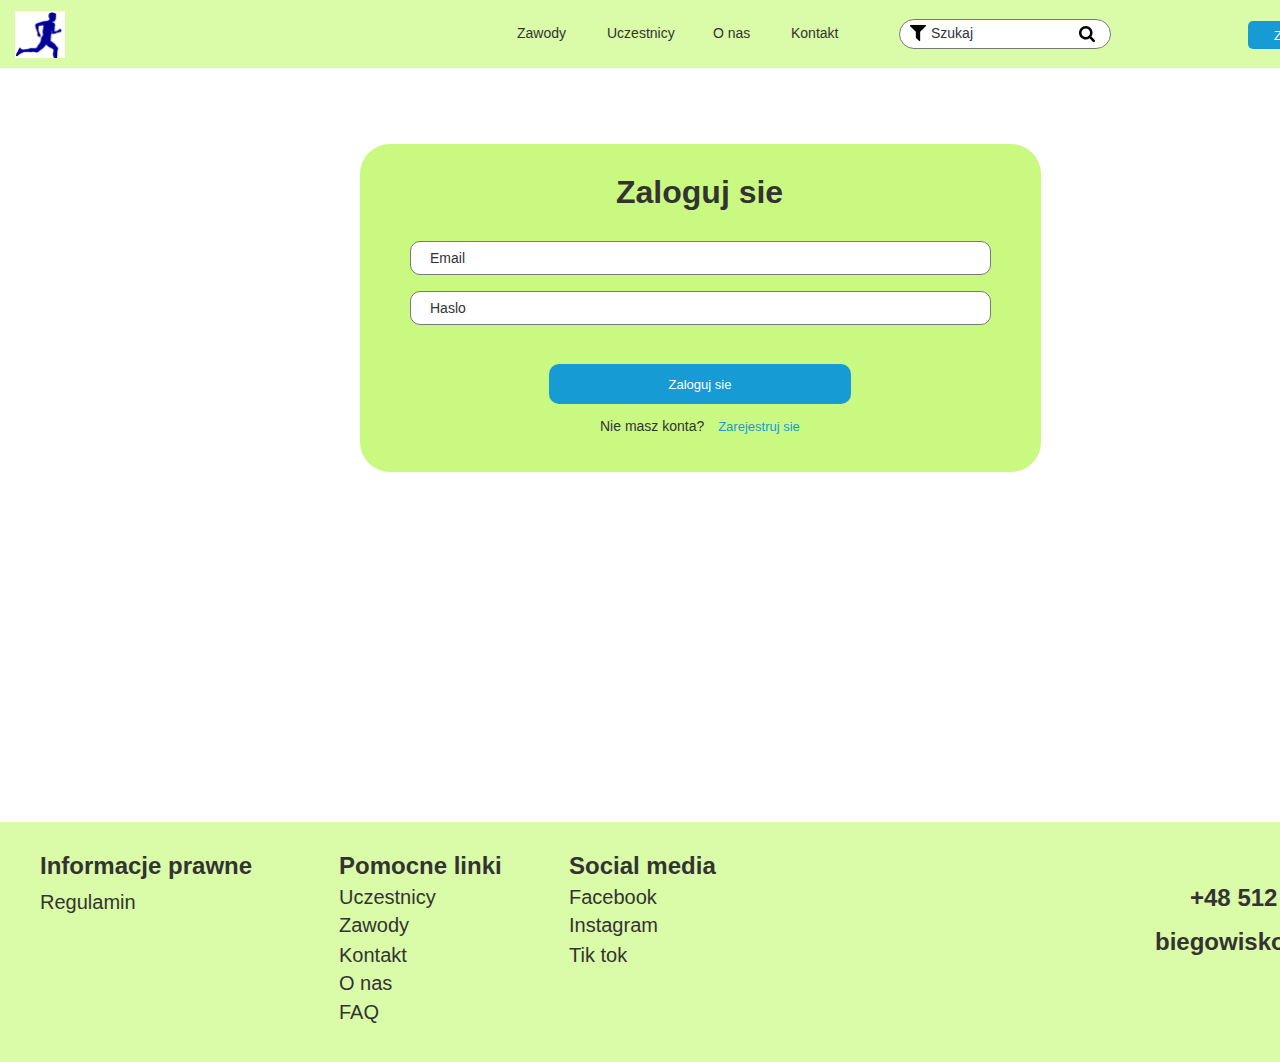
<file: logowanie.html>
﻿<!DOCTYPE html>
<html>
  <head>
    <title>Logowanie</title>
    <meta http-equiv="X-UA-Compatible" content="IE=edge"/>
    <meta http-equiv="content-type" content="text/html; charset=utf-8"/>
    <link href="resources/css/axure_rp_page.css" type="text/css" rel="stylesheet"/>
    <link href="data/styles.css" type="text/css" rel="stylesheet"/>
    <link href="files/logowanie/styles.css" type="text/css" rel="stylesheet"/>
    <script src="resources/scripts/jquery-3.2.1.min.js"></script>
    <script src="resources/scripts/axure/axQuery.js"></script>
    <script src="resources/scripts/axure/globals.js"></script>
    <script src="resources/scripts/axutils.js"></script>
    <script src="resources/scripts/axure/annotation.js"></script>
    <script src="resources/scripts/axure/axQuery.std.js"></script>
    <script src="resources/scripts/axure/doc.js"></script>
    <script src="resources/scripts/messagecenter.js"></script>
    <script src="resources/scripts/axure/events.js"></script>
    <script src="resources/scripts/axure/recording.js"></script>
    <script src="resources/scripts/axure/action.js"></script>
    <script src="resources/scripts/axure/expr.js"></script>
    <script src="resources/scripts/axure/geometry.js"></script>
    <script src="resources/scripts/axure/flyout.js"></script>
    <script src="resources/scripts/axure/model.js"></script>
    <script src="resources/scripts/axure/repeater.js"></script>
    <script src="resources/scripts/axure/sto.js"></script>
    <script src="resources/scripts/axure/utils.temp.js"></script>
    <script src="resources/scripts/axure/variables.js"></script>
    <script src="resources/scripts/axure/drag.js"></script>
    <script src="resources/scripts/axure/move.js"></script>
    <script src="resources/scripts/axure/visibility.js"></script>
    <script src="resources/scripts/axure/style.js"></script>
    <script src="resources/scripts/axure/adaptive.js"></script>
    <script src="resources/scripts/axure/tree.js"></script>
    <script src="resources/scripts/axure/init.temp.js"></script>
    <script src="resources/scripts/axure/legacy.js"></script>
    <script src="resources/scripts/axure/viewer.js"></script>
    <script src="resources/scripts/axure/math.js"></script>
    <script src="resources/scripts/axure/jquery.nicescroll.min.js"></script>
    <script src="data/document.js"></script>
    <script src="files/logowanie/data.js"></script>
    <script type="text/javascript">
      $axure.utils.getTransparentGifPath = function() { return 'resources/images/transparent.gif'; };
      $axure.utils.getOtherPath = function() { return 'resources/Other.html'; };
      $axure.utils.getReloadPath = function() { return 'resources/reload.html'; };
    </script>
  </head>
  <body>
    <div id="base" class="">

      <!-- Unnamed (Rectangle) -->
      <div id="u120" class="ax_default box_2">
        <div id="u120_div" class=""></div>
        <div id="u120_text" class="text " style="display:none; visibility: hidden">
          <p></p>
        </div>
      </div>

      <!-- Unnamed (Rectangle) -->
      <div id="u121" class="ax_default heading_1">
        <div id="u121_div" class=""></div>
        <div id="u121_text" class="text ">
          <p><span>Zaloguj sie</span></p>
        </div>
      </div>

      <!-- Unnamed (Rectangle) -->
      <div id="u122" class="ax_default box_1">
        <div id="u122_div" class=""></div>
        <div id="u122_text" class="text " style="display:none; visibility: hidden">
          <p></p>
        </div>
      </div>

      <!-- Unnamed (Rectangle) -->
      <div id="u123" class="ax_default box_1">
        <div id="u123_div" class=""></div>
        <div id="u123_text" class="text " style="display:none; visibility: hidden">
          <p></p>
        </div>
      </div>

      <!-- Unnamed (Rectangle) -->
      <div id="u124" class="ax_default label">
        <div id="u124_div" class=""></div>
        <div id="u124_text" class="text ">
          <p><span>Haslo</span></p>
        </div>
      </div>

      <!-- Unnamed (Rectangle) -->
      <div id="u125" class="ax_default label">
        <div id="u125_div" class=""></div>
        <div id="u125_text" class="text ">
          <p><span>Email</span></p>
        </div>
      </div>

      <!-- Unnamed (Rectangle) -->
      <div id="u126" class="ax_default primary_button">
        <div id="u126_div" class=""></div>
        <div id="u126_text" class="text ">
          <p><span>Zaloguj sie</span></p>
        </div>
      </div>

      <!-- Unnamed (Rectangle) -->
      <div id="u127" class="ax_default label">
        <div id="u127_div" class=""></div>
        <div id="u127_text" class="text ">
          <p><span>Nie masz konta? </span></p>
        </div>
      </div>

      <!-- Unnamed (Rectangle) -->
      <div id="u128" class="ax_default link_button">
        <div id="u128_div" class=""></div>
        <div id="u128_text" class="text ">
          <p><span>Zarejestruj sie</span></p>
        </div>
      </div>

      <!-- Unnamed (nav-niezalogowany) -->

      <!-- Unnamed (Rectangle) -->
      <div id="u130" class="ax_default box_2">
        <div id="u130_div" class=""></div>
        <div id="u130_text" class="text " style="display:none; visibility: hidden">
          <p></p>
        </div>
      </div>

      <!-- Unnamed (Rectangle) -->
      <div id="u131" class="ax_default label">
        <div id="u131_div" class=""></div>
        <div id="u131_text" class="text ">
          <p><span>Zawody</span></p>
        </div>
      </div>

      <!-- Unnamed (Rectangle) -->
      <div id="u132" class="ax_default label">
        <div id="u132_div" class=""></div>
        <div id="u132_text" class="text ">
          <p><span>Uczestnicy</span></p>
        </div>
      </div>

      <!-- Unnamed (Rectangle) -->
      <div id="u133" class="ax_default label">
        <div id="u133_div" class=""></div>
        <div id="u133_text" class="text ">
          <p><span>O nas</span></p>
        </div>
      </div>

      <!-- Unnamed (Rectangle) -->
      <div id="u134" class="ax_default label">
        <div id="u134_div" class=""></div>
        <div id="u134_text" class="text ">
          <p><span>Kontakt</span></p>
        </div>
      </div>

      <!-- Unnamed (Rectangle) -->
      <div id="u135" class="ax_default box_1">
        <div id="u135_div" class=""></div>
        <div id="u135_text" class="text " style="display:none; visibility: hidden">
          <p></p>
        </div>
      </div>

      <!-- Unnamed (Rectangle) -->
      <div id="u136" class="ax_default label">
        <div id="u136_div" class=""></div>
        <div id="u136_text" class="text ">
          <p><span>Szukaj</span></p>
        </div>
      </div>

      <!-- Unnamed (Shape) -->
      <div id="u137" class="ax_default icon">
        <img id="u137_img" class="img " src="images/glowna_-_zalogowany/u15.svg"/>
        <div id="u137_text" class="text " style="display:none; visibility: hidden">
          <p></p>
        </div>
      </div>

      <!-- Unnamed (Shape) -->
      <div id="u138" class="ax_default icon">
        <img id="u138_img" class="img " src="images/glowna_-_zalogowany/u16.svg"/>
        <div id="u138_text" class="text " style="display:none; visibility: hidden">
          <p></p>
        </div>
      </div>

      <!-- Unnamed (Rectangle) -->
      <div id="u139" class="ax_default primary_button">
        <div id="u139_div" class=""></div>
        <div id="u139_text" class="text ">
          <p><span>Zaloguj sie</span></p>
        </div>
      </div>

      <!-- Unnamed (Image) -->
      <div id="u140" class="ax_default image">
        <img id="u140_img" class="img " src="images/glowna_-_zalogowany/u17.png"/>
        <div id="u140_text" class="text " style="display:none; visibility: hidden">
          <p></p>
        </div>
      </div>
      <div id="u129" style="display:none; visibility:hidden;"></div>

      <!-- Unnamed (stopka) -->

      <!-- Unnamed (Rectangle) -->
      <div id="u142" class="ax_default box_2">
        <div id="u142_div" class=""></div>
        <div id="u142_text" class="text " style="display:none; visibility: hidden">
          <p></p>
        </div>
      </div>

      <!-- Unnamed (Rectangle) -->
      <div id="u143" class="ax_default label">
        <div id="u143_div" class=""></div>
        <div id="u143_text" class="text ">
          <p><span>Zawody</span></p>
        </div>
      </div>

      <!-- Unnamed (Rectangle) -->
      <div id="u144" class="ax_default label">
        <div id="u144_div" class=""></div>
        <div id="u144_text" class="text ">
          <p><span>Uczestnicy</span></p>
        </div>
      </div>

      <!-- Unnamed (Rectangle) -->
      <div id="u145" class="ax_default label">
        <div id="u145_div" class=""></div>
        <div id="u145_text" class="text ">
          <p><span>O nas</span></p>
        </div>
      </div>

      <!-- Unnamed (Rectangle) -->
      <div id="u146" class="ax_default label">
        <div id="u146_div" class=""></div>
        <div id="u146_text" class="text ">
          <p><span>Kontakt</span></p>
        </div>
      </div>

      <!-- Unnamed (Rectangle) -->
      <div id="u147" class="ax_default heading_3">
        <div id="u147_div" class=""></div>
        <div id="u147_text" class="text ">
          <p><span>Informacje prawne</span></p>
        </div>
      </div>

      <!-- Unnamed (Rectangle) -->
      <div id="u148" class="ax_default heading_3">
        <div id="u148_div" class=""></div>
        <div id="u148_text" class="text ">
          <p><span>Pomocne linki</span></p>
        </div>
      </div>

      <!-- Unnamed (Rectangle) -->
      <div id="u149" class="ax_default label">
        <div id="u149_div" class=""></div>
        <div id="u149_text" class="text ">
          <p><span>Regulamin</span></p>
        </div>
      </div>

      <!-- Unnamed (Rectangle) -->
      <div id="u150" class="ax_default label">
        <div id="u150_div" class=""></div>
        <div id="u150_text" class="text ">
          <p><span>FAQ</span></p>
        </div>
      </div>

      <!-- Unnamed (Rectangle) -->
      <div id="u151" class="ax_default label">
        <div id="u151_div" class=""></div>
        <div id="u151_text" class="text ">
          <p><span>Instagram</span></p>
        </div>
      </div>

      <!-- Unnamed (Rectangle) -->
      <div id="u152" class="ax_default label">
        <div id="u152_div" class=""></div>
        <div id="u152_text" class="text ">
          <p><span>Facebook</span></p>
        </div>
      </div>

      <!-- Unnamed (Rectangle) -->
      <div id="u153" class="ax_default label">
        <div id="u153_div" class=""></div>
        <div id="u153_text" class="text ">
          <p><span>Tik tok</span></p>
        </div>
      </div>

      <!-- Unnamed (Rectangle) -->
      <div id="u154" class="ax_default heading_3">
        <div id="u154_div" class=""></div>
        <div id="u154_text" class="text ">
          <p><span>Social media</span></p>
        </div>
      </div>

      <!-- Unnamed (Rectangle) -->
      <div id="u155" class="ax_default heading_3">
        <div id="u155_div" class=""></div>
        <div id="u155_text" class="text ">
          <p><span>+48 512 612 856</span></p>
        </div>
      </div>

      <!-- Unnamed (Rectangle) -->
      <div id="u156" class="ax_default heading_3">
        <div id="u156_div" class=""></div>
        <div id="u156_text" class="text ">
          <p><span>biegowisko@wp.pl</span></p>
        </div>
      </div>
      <div id="u141" style="display:none; visibility:hidden;"></div>
    </div>
    <script src="resources/scripts/axure/ios.js"></script>
  </body>
</html>
</file>
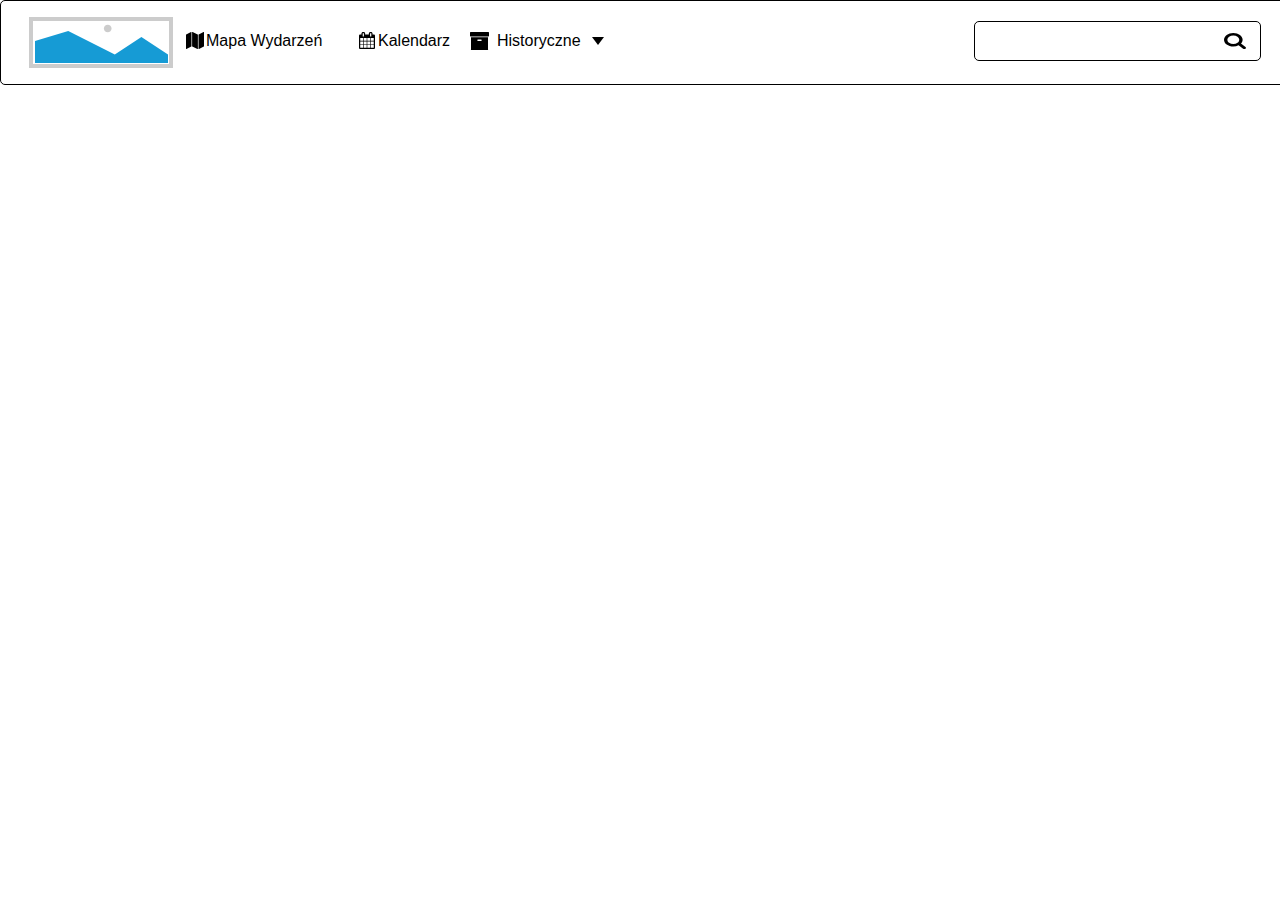
<file: mapa.html>
﻿<!DOCTYPE html>
<html>
  <head>
    <title>mapa</title>
    <meta http-equiv="X-UA-Compatible" content="IE=edge"/>
    <meta http-equiv="content-type" content="text/html; charset=utf-8"/>
    <link href="resources/css/axure_rp_page.css" type="text/css" rel="stylesheet"/>
    <link href="data/styles.css" type="text/css" rel="stylesheet"/>
    <link href="files/mapa/styles.css" type="text/css" rel="stylesheet"/>
    <script src="resources/scripts/jquery-3.2.1.min.js"></script>
    <script src="resources/scripts/axure/axQuery.js"></script>
    <script src="resources/scripts/axure/globals.js"></script>
    <script src="resources/scripts/axutils.js"></script>
    <script src="resources/scripts/axure/annotation.js"></script>
    <script src="resources/scripts/axure/axQuery.std.js"></script>
    <script src="resources/scripts/axure/doc.js"></script>
    <script src="resources/scripts/messagecenter.js"></script>
    <script src="resources/scripts/axure/events.js"></script>
    <script src="resources/scripts/axure/recording.js"></script>
    <script src="resources/scripts/axure/action.js"></script>
    <script src="resources/scripts/axure/expr.js"></script>
    <script src="resources/scripts/axure/geometry.js"></script>
    <script src="resources/scripts/axure/flyout.js"></script>
    <script src="resources/scripts/axure/model.js"></script>
    <script src="resources/scripts/axure/repeater.js"></script>
    <script src="resources/scripts/axure/sto.js"></script>
    <script src="resources/scripts/axure/utils.temp.js"></script>
    <script src="resources/scripts/axure/variables.js"></script>
    <script src="resources/scripts/axure/drag.js"></script>
    <script src="resources/scripts/axure/move.js"></script>
    <script src="resources/scripts/axure/visibility.js"></script>
    <script src="resources/scripts/axure/style.js"></script>
    <script src="resources/scripts/axure/adaptive.js"></script>
    <script src="resources/scripts/axure/tree.js"></script>
    <script src="resources/scripts/axure/init.temp.js"></script>
    <script src="resources/scripts/axure/legacy.js"></script>
    <script src="resources/scripts/axure/viewer.js"></script>
    <script src="resources/scripts/axure/math.js"></script>
    <script src="resources/scripts/axure/jquery.nicescroll.min.js"></script>
    <script src="data/document.js"></script>
    <script src="files/mapa/data.js"></script>
    <script type="text/javascript">
      $axure.utils.getTransparentGifPath = function() { return 'resources/images/transparent.gif'; };
      $axure.utils.getOtherPath = function() { return 'resources/Other.html'; };
      $axure.utils.getReloadPath = function() { return 'resources/reload.html'; };
    </script>
  </head>
  <body>
    <div id="base" class="">

      <!-- Unnamed (navbar) -->

      <!-- Navigation Bar (Group) -->
      <div id="u309" class="ax_default" data-label="Navigation Bar" data-left="0" data-top="0" data-width="1434" data-height="85" layer-opacity="1">

        <!-- Menu Bar (Rectangle) -->
        <div id="u310" class="ax_default shape1" data-label="Menu Bar">
          <div id="u310_div" class=""></div>
          <div id="u310_text" class="text " style="display:none; visibility: hidden">
            <p></p>
          </div>
        </div>

        <!-- Logo (Image) -->
        <div id="u311" class="ax_default image" data-label="Logo">
          <img id="u311_img" class="img " src="images/index/logo_u3.svg"/>
          <div id="u311_text" class="text " style="display:none; visibility: hidden">
            <p></p>
          </div>
        </div>

        <!-- Unnamed (Rectangle) -->
        <div id="u312" class="ax_default heading_3">
          <div id="u312_div" class=""></div>
          <div id="u312_text" class="text ">
            <p><span>Mapa Wydarzeń</span></p>
          </div>
        </div>

        <!-- Unnamed (Rectangle) -->
        <div id="u313" class="ax_default heading_3">
          <div id="u313_div" class=""></div>
          <div id="u313_text" class="text ">
            <p><span>Kalendarz</span></p>
          </div>
        </div>

        <!-- Search Input (Text Field) -->
        <div id="u314" class="ax_default text_field" data-label="Search Input">
          <div id="u314_div" class=""></div>
          <input id="u314_input" type="text" value="" class="u314_input"/>
        </div>

        <!-- Search Icon (Shape) -->
        <div id="u315" class="ax_default icon" data-label="Search Icon">
          <img id="u315_img" class="img " src="images/index/search_icon_u7.svg"/>
          <div id="u315_text" class="text " style="display:none; visibility: hidden">
            <p></p>
          </div>
        </div>

        <!-- Cart Icon (Shape) -->
        <div id="u316" class="ax_default icon" data-label="Cart Icon">
          <img id="u316_img" class="img " src="images/index/cart_icon_u8.svg"/>
          <div id="u316_text" class="text " style="display:none; visibility: hidden">
            <p></p>
          </div>
        </div>

        <!-- Account Icon (Shape) -->
        <div id="u317" class="ax_default icon" data-label="Account Icon">
          <img id="u317_img" class="img " src="images/index/account_icon_u9.svg"/>
          <div id="u317_text" class="text " style="display:none; visibility: hidden">
            <p></p>
          </div>
        </div>

        <!-- Dropdown Menu Item (Group) -->
        <div id="u318" class="ax_default" data-label="Dropdown Menu Item" data-left="497" data-top="32" data-width="107" data-height="18" layer-opacity="1">

          <!-- Menu Carat (Triangle) -->
          <div id="u319" class="ax_default flow_shape" data-label="Menu Carat">
            <img id="u319_img" class="img " src="images/index/menu_carat_u11.svg"/>
            <div id="u319_text" class="text " style="display:none; visibility: hidden">
              <p></p>
            </div>
          </div>

          <!-- Unnamed (Rectangle) -->
          <div id="u320" class="ax_default heading_3">
            <div id="u320_div" class=""></div>
            <div id="u320_text" class="text ">
              <p><span>Historyczne</span></p>
            </div>
          </div>
        </div>

        <!-- Unnamed (Shape) -->
        <div id="u321" class="ax_default icon">
          <img id="u321_img" class="img " src="images/index/u13.svg"/>
          <div id="u321_text" class="text " style="display:none; visibility: hidden">
            <p></p>
          </div>
        </div>
      </div>

      <!-- Sub Menu (Dynamic Panel) -->
      <div id="u322" class="ax_default ax_default_hidden" data-label="Sub Menu" style="display:none; visibility: hidden">
        <div id="u322_state0" class="panel_state" data-label="State1" style="">
          <div id="u322_state0_content" class="panel_state_content">

            <!-- Unnamed (Rectangle) -->
            <div id="u323" class="ax_default heading_3">
              <div id="u323_div" class=""></div>
              <div id="u323_text" class="text ">
                <p><span>Moje biegi</span></p>
              </div>
            </div>

            <!-- Unnamed (Rectangle) -->
            <div id="u324" class="ax_default heading_3">
              <div id="u324_div" class=""></div>
              <div id="u324_text" class="text ">
                <p><span>Profil</span></p>
              </div>
            </div>
          </div>
        </div>
      </div>

      <!-- Unnamed (Shape) -->
      <div id="u325" class="ax_default icon">
        <img id="u325_img" class="img " src="images/index/u17.svg"/>
        <div id="u325_text" class="text " style="display:none; visibility: hidden">
          <p></p>
        </div>
      </div>

      <!-- Unnamed (Shape) -->
      <div id="u326" class="ax_default icon">
        <img id="u326_img" class="img " src="images/index/u18.svg"/>
        <div id="u326_text" class="text " style="display:none; visibility: hidden">
          <p></p>
        </div>
      </div>

      <!-- Sub Menu (Dynamic Panel) -->
      <div id="u327" class="ax_default ax_default_hidden" data-label="Sub Menu" style="display:none; visibility: hidden">
        <div id="u327_state0" class="panel_state" data-label="State1" style="">
          <div id="u327_state0_content" class="panel_state_content">

            <!-- Unnamed (Rectangle) -->
            <div id="u328" class="ax_default heading_3">
              <div id="u328_div" class=""></div>
              <div id="u328_text" class="text ">
                <p><span>2021</span></p>
              </div>
            </div>

            <!-- Unnamed (Rectangle) -->
            <div id="u329" class="ax_default heading_3">
              <div id="u329_div" class=""></div>
              <div id="u329_text" class="text ">
                <p><span>2022</span></p>
              </div>
            </div>

            <!-- Unnamed (Rectangle) -->
            <div id="u330" class="ax_default heading_3">
              <div id="u330_div" class=""></div>
              <div id="u330_text" class="text ">
                <p><span>2023</span></p>
              </div>
            </div>

            <!-- Unnamed (Rectangle) -->
            <div id="u331" class="ax_default heading_3">
              <div id="u331_div" class=""></div>
              <div id="u331_text" class="text ">
                <p><span>2024</span></p>
              </div>
            </div>

            <!-- Unnamed (Rectangle) -->
            <div id="u332" class="ax_default heading_3">
              <div id="u332_div" class=""></div>
              <div id="u332_text" class="text ">
                <p><span>2025</span></p>
              </div>
            </div>
          </div>
        </div>
      </div>
      <div id="u308" style="display:none; visibility:hidden;"></div>
    </div>
    <script src="resources/scripts/axure/ios.js"></script>
  </body>
</html>
</file>
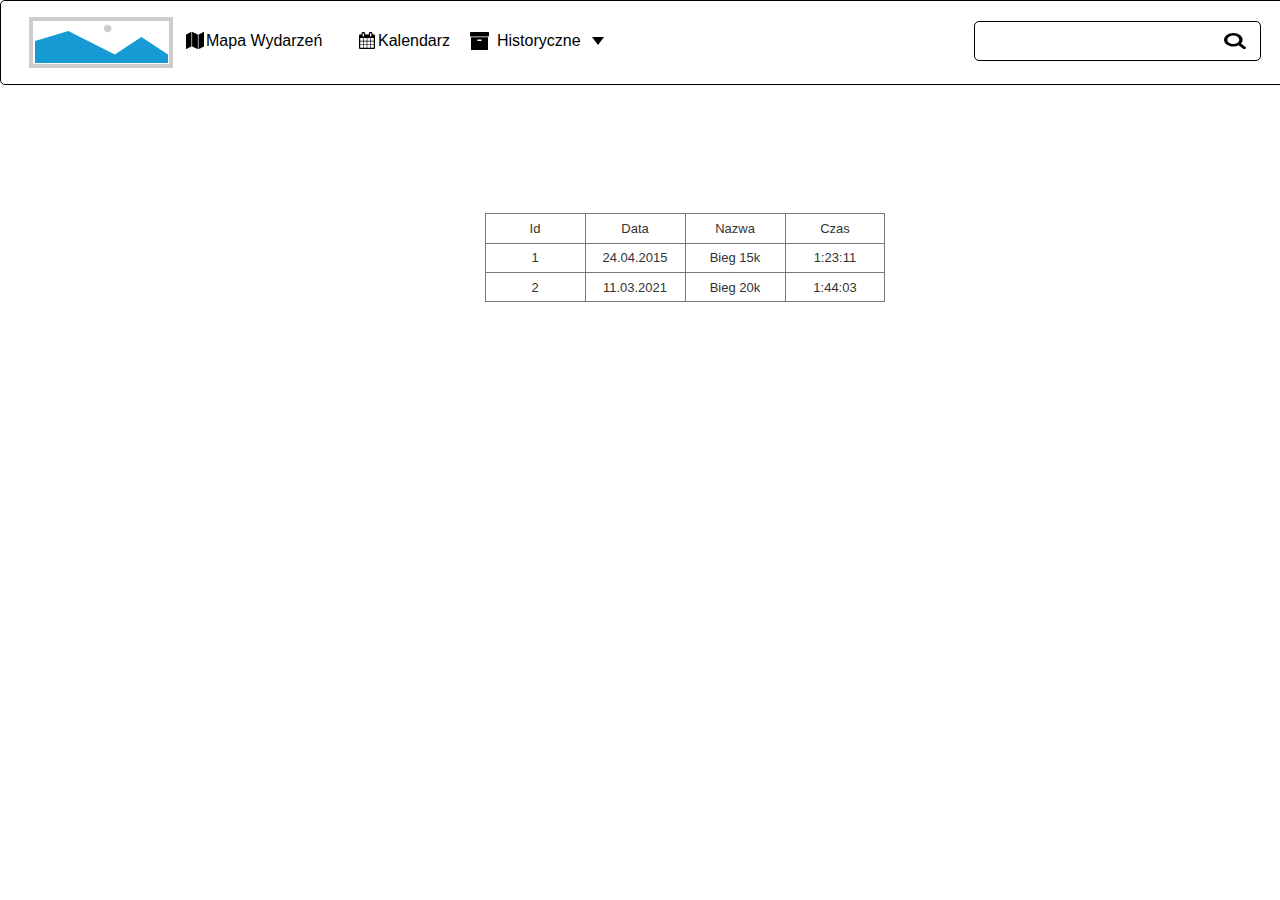
<file: moje_biegi.html>
﻿<!DOCTYPE html>
<html>
  <head>
    <title>moje_biegi</title>
    <meta http-equiv="X-UA-Compatible" content="IE=edge"/>
    <meta http-equiv="content-type" content="text/html; charset=utf-8"/>
    <link href="resources/css/axure_rp_page.css" type="text/css" rel="stylesheet"/>
    <link href="data/styles.css" type="text/css" rel="stylesheet"/>
    <link href="files/moje_biegi/styles.css" type="text/css" rel="stylesheet"/>
    <script src="resources/scripts/jquery-3.2.1.min.js"></script>
    <script src="resources/scripts/axure/axQuery.js"></script>
    <script src="resources/scripts/axure/globals.js"></script>
    <script src="resources/scripts/axutils.js"></script>
    <script src="resources/scripts/axure/annotation.js"></script>
    <script src="resources/scripts/axure/axQuery.std.js"></script>
    <script src="resources/scripts/axure/doc.js"></script>
    <script src="resources/scripts/messagecenter.js"></script>
    <script src="resources/scripts/axure/events.js"></script>
    <script src="resources/scripts/axure/recording.js"></script>
    <script src="resources/scripts/axure/action.js"></script>
    <script src="resources/scripts/axure/expr.js"></script>
    <script src="resources/scripts/axure/geometry.js"></script>
    <script src="resources/scripts/axure/flyout.js"></script>
    <script src="resources/scripts/axure/model.js"></script>
    <script src="resources/scripts/axure/repeater.js"></script>
    <script src="resources/scripts/axure/sto.js"></script>
    <script src="resources/scripts/axure/utils.temp.js"></script>
    <script src="resources/scripts/axure/variables.js"></script>
    <script src="resources/scripts/axure/drag.js"></script>
    <script src="resources/scripts/axure/move.js"></script>
    <script src="resources/scripts/axure/visibility.js"></script>
    <script src="resources/scripts/axure/style.js"></script>
    <script src="resources/scripts/axure/adaptive.js"></script>
    <script src="resources/scripts/axure/tree.js"></script>
    <script src="resources/scripts/axure/init.temp.js"></script>
    <script src="resources/scripts/axure/legacy.js"></script>
    <script src="resources/scripts/axure/viewer.js"></script>
    <script src="resources/scripts/axure/math.js"></script>
    <script src="resources/scripts/axure/jquery.nicescroll.min.js"></script>
    <script src="data/document.js"></script>
    <script src="files/moje_biegi/data.js"></script>
    <script type="text/javascript">
      $axure.utils.getTransparentGifPath = function() { return 'resources/images/transparent.gif'; };
      $axure.utils.getOtherPath = function() { return 'resources/Other.html'; };
      $axure.utils.getReloadPath = function() { return 'resources/reload.html'; };
    </script>
  </head>
  <body>
    <div id="base" class="">

      <!-- Unnamed (navbar) -->

      <!-- Navigation Bar (Group) -->
      <div id="u334" class="ax_default" data-label="Navigation Bar" data-left="0" data-top="0" data-width="1434" data-height="85" layer-opacity="1">

        <!-- Menu Bar (Rectangle) -->
        <div id="u335" class="ax_default shape1" data-label="Menu Bar">
          <div id="u335_div" class=""></div>
          <div id="u335_text" class="text " style="display:none; visibility: hidden">
            <p></p>
          </div>
        </div>

        <!-- Logo (Image) -->
        <div id="u336" class="ax_default image" data-label="Logo">
          <img id="u336_img" class="img " src="images/index/logo_u3.svg"/>
          <div id="u336_text" class="text " style="display:none; visibility: hidden">
            <p></p>
          </div>
        </div>

        <!-- Unnamed (Rectangle) -->
        <div id="u337" class="ax_default heading_3">
          <div id="u337_div" class=""></div>
          <div id="u337_text" class="text ">
            <p><span>Mapa Wydarzeń</span></p>
          </div>
        </div>

        <!-- Unnamed (Rectangle) -->
        <div id="u338" class="ax_default heading_3">
          <div id="u338_div" class=""></div>
          <div id="u338_text" class="text ">
            <p><span>Kalendarz</span></p>
          </div>
        </div>

        <!-- Search Input (Text Field) -->
        <div id="u339" class="ax_default text_field" data-label="Search Input">
          <div id="u339_div" class=""></div>
          <input id="u339_input" type="text" value="" class="u339_input"/>
        </div>

        <!-- Search Icon (Shape) -->
        <div id="u340" class="ax_default icon" data-label="Search Icon">
          <img id="u340_img" class="img " src="images/index/search_icon_u7.svg"/>
          <div id="u340_text" class="text " style="display:none; visibility: hidden">
            <p></p>
          </div>
        </div>

        <!-- Cart Icon (Shape) -->
        <div id="u341" class="ax_default icon" data-label="Cart Icon">
          <img id="u341_img" class="img " src="images/index/cart_icon_u8.svg"/>
          <div id="u341_text" class="text " style="display:none; visibility: hidden">
            <p></p>
          </div>
        </div>

        <!-- Account Icon (Shape) -->
        <div id="u342" class="ax_default icon" data-label="Account Icon">
          <img id="u342_img" class="img " src="images/index/account_icon_u9.svg"/>
          <div id="u342_text" class="text " style="display:none; visibility: hidden">
            <p></p>
          </div>
        </div>

        <!-- Dropdown Menu Item (Group) -->
        <div id="u343" class="ax_default" data-label="Dropdown Menu Item" data-left="497" data-top="32" data-width="107" data-height="18" layer-opacity="1">

          <!-- Menu Carat (Triangle) -->
          <div id="u344" class="ax_default flow_shape" data-label="Menu Carat">
            <img id="u344_img" class="img " src="images/index/menu_carat_u11.svg"/>
            <div id="u344_text" class="text " style="display:none; visibility: hidden">
              <p></p>
            </div>
          </div>

          <!-- Unnamed (Rectangle) -->
          <div id="u345" class="ax_default heading_3">
            <div id="u345_div" class=""></div>
            <div id="u345_text" class="text ">
              <p><span>Historyczne</span></p>
            </div>
          </div>
        </div>

        <!-- Unnamed (Shape) -->
        <div id="u346" class="ax_default icon">
          <img id="u346_img" class="img " src="images/index/u13.svg"/>
          <div id="u346_text" class="text " style="display:none; visibility: hidden">
            <p></p>
          </div>
        </div>
      </div>

      <!-- Sub Menu (Dynamic Panel) -->
      <div id="u347" class="ax_default ax_default_hidden" data-label="Sub Menu" style="display:none; visibility: hidden">
        <div id="u347_state0" class="panel_state" data-label="State1" style="">
          <div id="u347_state0_content" class="panel_state_content">

            <!-- Unnamed (Rectangle) -->
            <div id="u348" class="ax_default heading_3">
              <div id="u348_div" class=""></div>
              <div id="u348_text" class="text ">
                <p><span>Moje biegi</span></p>
              </div>
            </div>

            <!-- Unnamed (Rectangle) -->
            <div id="u349" class="ax_default heading_3">
              <div id="u349_div" class=""></div>
              <div id="u349_text" class="text ">
                <p><span>Profil</span></p>
              </div>
            </div>
          </div>
        </div>
      </div>

      <!-- Unnamed (Shape) -->
      <div id="u350" class="ax_default icon">
        <img id="u350_img" class="img " src="images/index/u17.svg"/>
        <div id="u350_text" class="text " style="display:none; visibility: hidden">
          <p></p>
        </div>
      </div>

      <!-- Unnamed (Shape) -->
      <div id="u351" class="ax_default icon">
        <img id="u351_img" class="img " src="images/index/u18.svg"/>
        <div id="u351_text" class="text " style="display:none; visibility: hidden">
          <p></p>
        </div>
      </div>

      <!-- Sub Menu (Dynamic Panel) -->
      <div id="u352" class="ax_default ax_default_hidden" data-label="Sub Menu" style="display:none; visibility: hidden">
        <div id="u352_state0" class="panel_state" data-label="State1" style="">
          <div id="u352_state0_content" class="panel_state_content">

            <!-- Unnamed (Rectangle) -->
            <div id="u353" class="ax_default heading_3">
              <div id="u353_div" class=""></div>
              <div id="u353_text" class="text ">
                <p><span>2021</span></p>
              </div>
            </div>

            <!-- Unnamed (Rectangle) -->
            <div id="u354" class="ax_default heading_3">
              <div id="u354_div" class=""></div>
              <div id="u354_text" class="text ">
                <p><span>2022</span></p>
              </div>
            </div>

            <!-- Unnamed (Rectangle) -->
            <div id="u355" class="ax_default heading_3">
              <div id="u355_div" class=""></div>
              <div id="u355_text" class="text ">
                <p><span>2023</span></p>
              </div>
            </div>

            <!-- Unnamed (Rectangle) -->
            <div id="u356" class="ax_default heading_3">
              <div id="u356_div" class=""></div>
              <div id="u356_text" class="text ">
                <p><span>2024</span></p>
              </div>
            </div>

            <!-- Unnamed (Rectangle) -->
            <div id="u357" class="ax_default heading_3">
              <div id="u357_div" class=""></div>
              <div id="u357_text" class="text ">
                <p><span>2025</span></p>
              </div>
            </div>
          </div>
        </div>
      </div>
      <div id="u333" style="display:none; visibility:hidden;"></div>

      <!-- Unnamed (Table) -->
      <div id="u358" class="ax_default">

        <!-- Unnamed (Table Cell) -->
        <div id="u359" class="ax_default table_cell">
          <img id="u359_img" class="img " src="images/moje_biegi/u359.png"/>
          <div id="u359_text" class="text ">
            <p><span>Id</span></p>
          </div>
        </div>

        <!-- Unnamed (Table Cell) -->
        <div id="u360" class="ax_default table_cell">
          <img id="u360_img" class="img " src="images/moje_biegi/u359.png"/>
          <div id="u360_text" class="text ">
            <p><span>Data</span></p>
          </div>
        </div>

        <!-- Unnamed (Table Cell) -->
        <div id="u361" class="ax_default table_cell">
          <img id="u361_img" class="img " src="images/moje_biegi/u359.png"/>
          <div id="u361_text" class="text ">
            <p><span>Nazwa</span></p>
          </div>
        </div>

        <!-- Unnamed (Table Cell) -->
        <div id="u362" class="ax_default table_cell">
          <img id="u362_img" class="img " src="images/moje_biegi/u362.png"/>
          <div id="u362_text" class="text ">
            <p><span>Czas</span></p>
          </div>
        </div>

        <!-- Unnamed (Table Cell) -->
        <div id="u363" class="ax_default table_cell">
          <img id="u363_img" class="img " src="images/moje_biegi/u363.png"/>
          <div id="u363_text" class="text ">
            <p><span>1</span></p>
          </div>
        </div>

        <!-- Unnamed (Table Cell) -->
        <div id="u364" class="ax_default table_cell">
          <img id="u364_img" class="img " src="images/moje_biegi/u363.png"/>
          <div id="u364_text" class="text ">
            <p><span>24.04.2015</span></p>
          </div>
        </div>

        <!-- Unnamed (Table Cell) -->
        <div id="u365" class="ax_default table_cell">
          <img id="u365_img" class="img " src="images/moje_biegi/u363.png"/>
          <div id="u365_text" class="text ">
            <p><span>Bieg 15k</span></p>
          </div>
        </div>

        <!-- Unnamed (Table Cell) -->
        <div id="u366" class="ax_default table_cell">
          <img id="u366_img" class="img " src="images/moje_biegi/u366.png"/>
          <div id="u366_text" class="text ">
            <p><span>1:23:11</span></p>
          </div>
        </div>

        <!-- Unnamed (Table Cell) -->
        <div id="u367" class="ax_default table_cell">
          <img id="u367_img" class="img " src="images/moje_biegi/u367.png"/>
          <div id="u367_text" class="text ">
            <p><span>2</span></p>
          </div>
        </div>

        <!-- Unnamed (Table Cell) -->
        <div id="u368" class="ax_default table_cell">
          <img id="u368_img" class="img " src="images/moje_biegi/u367.png"/>
          <div id="u368_text" class="text ">
            <p><span>11.03.2021</span></p>
          </div>
        </div>

        <!-- Unnamed (Table Cell) -->
        <div id="u369" class="ax_default table_cell">
          <img id="u369_img" class="img " src="images/moje_biegi/u367.png"/>
          <div id="u369_text" class="text ">
            <p><span>Bieg 20k</span></p>
          </div>
        </div>

        <!-- Unnamed (Table Cell) -->
        <div id="u370" class="ax_default table_cell">
          <img id="u370_img" class="img " src="images/moje_biegi/u370.png"/>
          <div id="u370_text" class="text ">
            <p><span>1:44:03</span></p>
          </div>
        </div>
      </div>
    </div>
    <script src="resources/scripts/axure/ios.js"></script>
  </body>
</html>
</file>
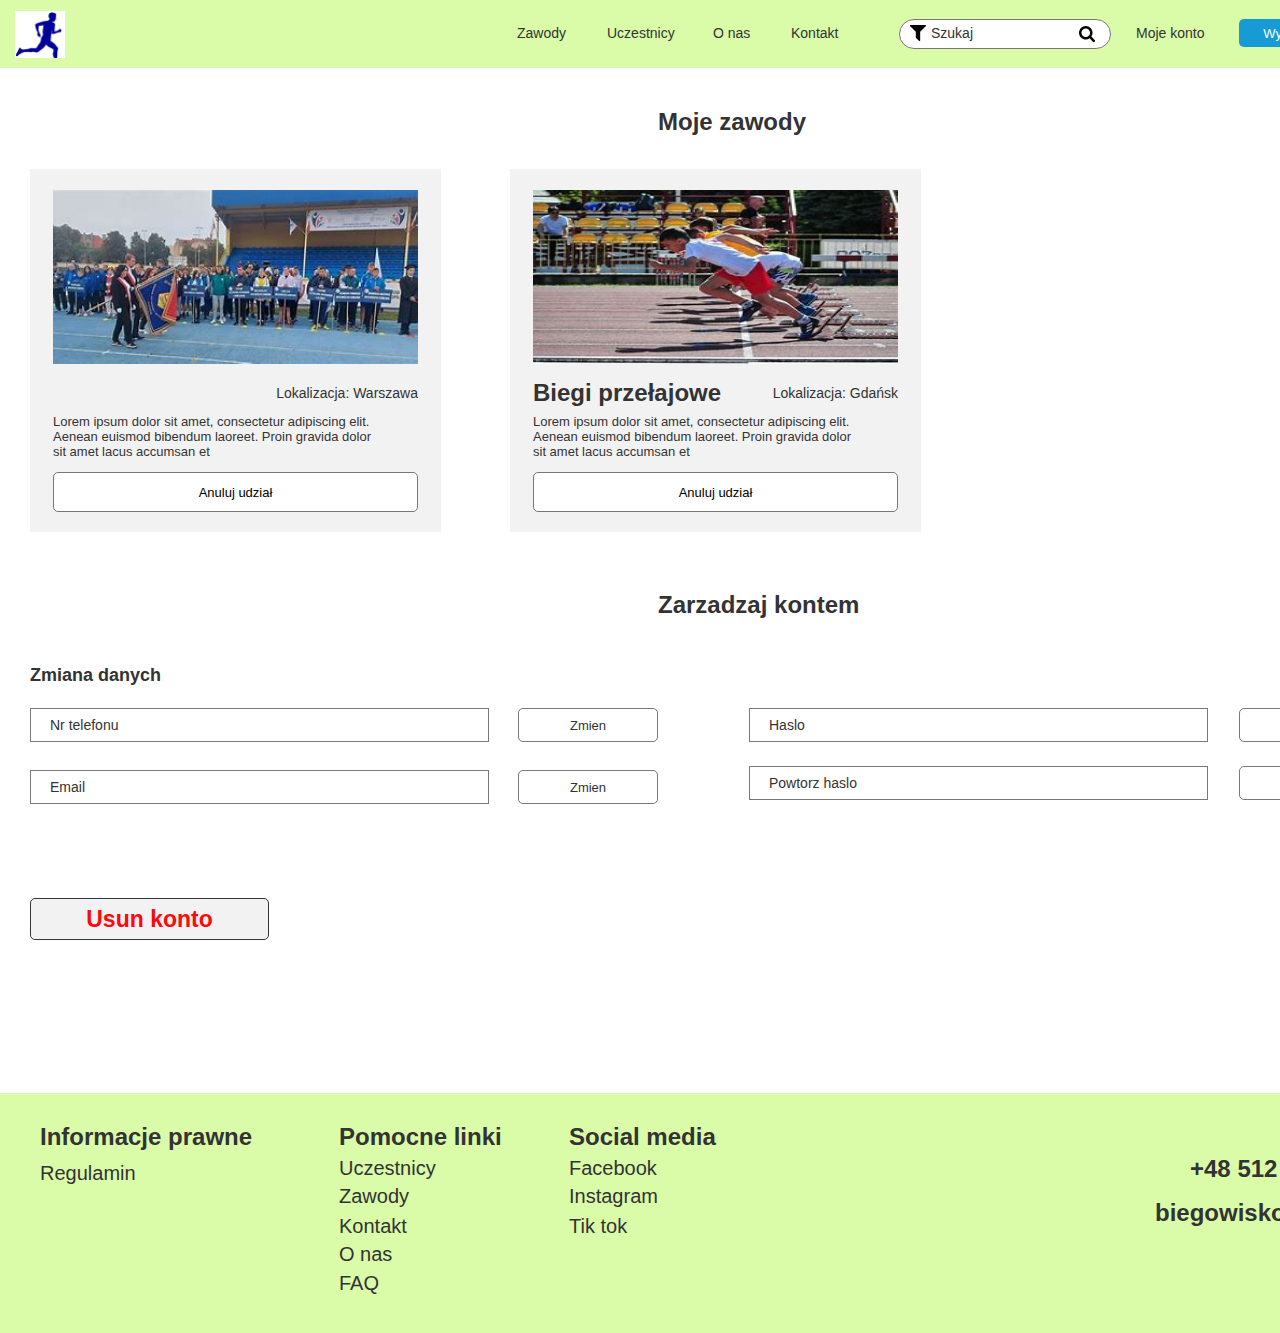
<file: moje_konto.html>
﻿<!DOCTYPE html>
<html>
  <head>
    <title>Moje konto</title>
    <meta http-equiv="X-UA-Compatible" content="IE=edge"/>
    <meta http-equiv="content-type" content="text/html; charset=utf-8"/>
    <link href="resources/css/axure_rp_page.css" type="text/css" rel="stylesheet"/>
    <link href="data/styles.css" type="text/css" rel="stylesheet"/>
    <link href="files/moje_konto/styles.css" type="text/css" rel="stylesheet"/>
    <script src="resources/scripts/jquery-3.2.1.min.js"></script>
    <script src="resources/scripts/axure/axQuery.js"></script>
    <script src="resources/scripts/axure/globals.js"></script>
    <script src="resources/scripts/axutils.js"></script>
    <script src="resources/scripts/axure/annotation.js"></script>
    <script src="resources/scripts/axure/axQuery.std.js"></script>
    <script src="resources/scripts/axure/doc.js"></script>
    <script src="resources/scripts/messagecenter.js"></script>
    <script src="resources/scripts/axure/events.js"></script>
    <script src="resources/scripts/axure/recording.js"></script>
    <script src="resources/scripts/axure/action.js"></script>
    <script src="resources/scripts/axure/expr.js"></script>
    <script src="resources/scripts/axure/geometry.js"></script>
    <script src="resources/scripts/axure/flyout.js"></script>
    <script src="resources/scripts/axure/model.js"></script>
    <script src="resources/scripts/axure/repeater.js"></script>
    <script src="resources/scripts/axure/sto.js"></script>
    <script src="resources/scripts/axure/utils.temp.js"></script>
    <script src="resources/scripts/axure/variables.js"></script>
    <script src="resources/scripts/axure/drag.js"></script>
    <script src="resources/scripts/axure/move.js"></script>
    <script src="resources/scripts/axure/visibility.js"></script>
    <script src="resources/scripts/axure/style.js"></script>
    <script src="resources/scripts/axure/adaptive.js"></script>
    <script src="resources/scripts/axure/tree.js"></script>
    <script src="resources/scripts/axure/init.temp.js"></script>
    <script src="resources/scripts/axure/legacy.js"></script>
    <script src="resources/scripts/axure/viewer.js"></script>
    <script src="resources/scripts/axure/math.js"></script>
    <script src="resources/scripts/axure/jquery.nicescroll.min.js"></script>
    <script src="data/document.js"></script>
    <script src="files/moje_konto/data.js"></script>
    <script type="text/javascript">
      $axure.utils.getTransparentGifPath = function() { return 'resources/images/transparent.gif'; };
      $axure.utils.getOtherPath = function() { return 'resources/Other.html'; };
      $axure.utils.getReloadPath = function() { return 'resources/reload.html'; };
    </script>
  </head>
  <body>
    <div id="base" class="">

      <!-- Unnamed (nav-zalogowany) -->

      <!-- Unnamed (Rectangle) -->
      <div id="u355" class="ax_default box_2">
        <div id="u355_div" class=""></div>
        <div id="u355_text" class="text " style="display:none; visibility: hidden">
          <p></p>
        </div>
      </div>

      <!-- Unnamed (Rectangle) -->
      <div id="u356" class="ax_default label">
        <div id="u356_div" class=""></div>
        <div id="u356_text" class="text ">
          <p><span>Moje konto</span></p>
        </div>
      </div>

      <!-- Unnamed (Rectangle) -->
      <div id="u357" class="ax_default primary_button">
        <div id="u357_div" class=""></div>
        <div id="u357_text" class="text ">
          <p><span>Wyloguj sie</span></p>
        </div>
      </div>

      <!-- Unnamed (Rectangle) -->
      <div id="u358" class="ax_default label">
        <div id="u358_div" class=""></div>
        <div id="u358_text" class="text ">
          <p><span>Zawody</span></p>
        </div>
      </div>

      <!-- Unnamed (Rectangle) -->
      <div id="u359" class="ax_default label">
        <div id="u359_div" class=""></div>
        <div id="u359_text" class="text ">
          <p><span>Uczestnicy</span></p>
        </div>
      </div>

      <!-- Unnamed (Rectangle) -->
      <div id="u360" class="ax_default label">
        <div id="u360_div" class=""></div>
        <div id="u360_text" class="text ">
          <p><span>O nas</span></p>
        </div>
      </div>

      <!-- Unnamed (Rectangle) -->
      <div id="u361" class="ax_default label">
        <div id="u361_div" class=""></div>
        <div id="u361_text" class="text ">
          <p><span>Kontakt</span></p>
        </div>
      </div>

      <!-- Unnamed (Rectangle) -->
      <div id="u362" class="ax_default box_1">
        <div id="u362_div" class=""></div>
        <div id="u362_text" class="text " style="display:none; visibility: hidden">
          <p></p>
        </div>
      </div>

      <!-- Unnamed (Rectangle) -->
      <div id="u363" class="ax_default label">
        <div id="u363_div" class=""></div>
        <div id="u363_text" class="text ">
          <p><span>Szukaj</span></p>
        </div>
      </div>

      <!-- Unnamed (Shape) -->
      <div id="u364" class="ax_default icon">
        <img id="u364_img" class="img " src="images/glowna_-_zalogowany/u15.svg"/>
        <div id="u364_text" class="text " style="display:none; visibility: hidden">
          <p></p>
        </div>
      </div>

      <!-- Unnamed (Shape) -->
      <div id="u365" class="ax_default icon">
        <img id="u365_img" class="img " src="images/glowna_-_zalogowany/u16.svg"/>
        <div id="u365_text" class="text " style="display:none; visibility: hidden">
          <p></p>
        </div>
      </div>

      <!-- Unnamed (Image) -->
      <div id="u366" class="ax_default image">
        <img id="u366_img" class="img " src="images/glowna_-_zalogowany/u17.png"/>
        <div id="u366_text" class="text " style="display:none; visibility: hidden">
          <p></p>
        </div>
      </div>
      <div id="u354" style="display:none; visibility:hidden;"></div>

      <!-- Unnamed (Rectangle) -->
      <div id="u367" class="ax_default heading_2">
        <div id="u367_div" class=""></div>
        <div id="u367_text" class="text ">
          <p><span>Moje zawody</span></p>
        </div>
      </div>

      <!-- Unnamed (Rectangle) -->
      <div id="u368" class="ax_default heading_2">
        <div id="u368_div" class=""></div>
        <div id="u368_text" class="text ">
          <p><span>Zarzadzaj kontem</span></p>
        </div>
      </div>

      <!-- Unnamed (Rectangle) -->
      <div id="u369" class="ax_default box_1">
        <div id="u369_div" class=""></div>
        <div id="u369_text" class="text " style="display:none; visibility: hidden">
          <p></p>
        </div>
      </div>

      <!-- Unnamed (Rectangle) -->
      <div id="u370" class="ax_default box_1">
        <div id="u370_div" class=""></div>
        <div id="u370_text" class="text " style="display:none; visibility: hidden">
          <p></p>
        </div>
      </div>

      <!-- Unnamed (Rectangle) -->
      <div id="u371" class="ax_default box_1">
        <div id="u371_div" class=""></div>
        <div id="u371_text" class="text " style="display:none; visibility: hidden">
          <p></p>
        </div>
      </div>

      <!-- Unnamed (Rectangle) -->
      <div id="u372" class="ax_default label">
        <div id="u372_div" class=""></div>
        <div id="u372_text" class="text ">
          <p><span>Nr telefonu</span></p>
        </div>
      </div>

      <!-- Unnamed (Rectangle) -->
      <div id="u373" class="ax_default box_1">
        <div id="u373_div" class=""></div>
        <div id="u373_text" class="text " style="display:none; visibility: hidden">
          <p></p>
        </div>
      </div>

      <!-- Unnamed (Rectangle) -->
      <div id="u374" class="ax_default label">
        <div id="u374_div" class=""></div>
        <div id="u374_text" class="text ">
          <p><span>Haslo</span></p>
        </div>
      </div>

      <!-- Unnamed (Rectangle) -->
      <div id="u375" class="ax_default label">
        <div id="u375_div" class=""></div>
        <div id="u375_text" class="text ">
          <p><span>Powtorz haslo</span></p>
        </div>
      </div>

      <!-- Unnamed (Rectangle) -->
      <div id="u376" class="ax_default label">
        <div id="u376_div" class=""></div>
        <div id="u376_text" class="text ">
          <p><span>Email</span></p>
        </div>
      </div>

      <!-- Unnamed (Rectangle) -->
      <div id="u377" class="ax_default heading_3">
        <div id="u377_div" class=""></div>
        <div id="u377_text" class="text ">
          <p><span>Zmiana danych</span></p>
        </div>
      </div>

      <!-- Unnamed (Rectangle) -->
      <div id="u378" class="ax_default button">
        <div id="u378_div" class=""></div>
        <div id="u378_text" class="text ">
          <p><span>Zmien</span></p>
        </div>
      </div>

      <!-- Unnamed (Rectangle) -->
      <div id="u379" class="ax_default button">
        <div id="u379_div" class=""></div>
        <div id="u379_text" class="text ">
          <p><span>Zmien</span></p>
        </div>
      </div>

      <!-- Unnamed (Rectangle) -->
      <div id="u380" class="ax_default button">
        <div id="u380_div" class=""></div>
        <div id="u380_text" class="text ">
          <p><span>Zmien</span></p>
        </div>
      </div>

      <!-- Unnamed (Rectangle) -->
      <div id="u381" class="ax_default button">
        <div id="u381_div" class=""></div>
        <div id="u381_text" class="text ">
          <p><span>Zmien</span></p>
        </div>
      </div>

      <!-- Unnamed (Rectangle) -->
      <div id="u382" class="ax_default box_2">
        <div id="u382_div" class=""></div>
        <div id="u382_text" class="text " style="display:none; visibility: hidden">
          <p></p>
        </div>
      </div>

      <!-- Unnamed (Rectangle) -->
      <div id="u383" class="ax_default label">
        <div id="u383_div" class=""></div>
        <div id="u383_text" class="text ">
          <p><span>Lokalizacja: Warszawa</span></p>
        </div>
      </div>

      <!-- Unnamed (Rectangle) -->
      <div id="u384" class="ax_default paragraph">
        <div id="u384_div" class=""></div>
        <div id="u384_text" class="text ">
          <p><span>Lorem ipsum dolor sit amet, consectetur adipiscing elit. Aenean euismod bibendum laoreet. Proin gravida dolor sit amet lacus accumsan et</span></p>
        </div>
      </div>

      <!-- Unnamed (Rectangle) -->
      <div id="u385" class="ax_default box_2">
        <div id="u385_div" class=""></div>
        <div id="u385_text" class="text " style="display:none; visibility: hidden">
          <p></p>
        </div>
      </div>

      <!-- Unnamed (Rectangle) -->
      <div id="u386" class="ax_default heading_2">
        <div id="u386_div" class=""></div>
        <div id="u386_text" class="text ">
          <p><span>Biegi przełajowe</span></p>
        </div>
      </div>

      <!-- Unnamed (Rectangle) -->
      <div id="u387" class="ax_default label">
        <div id="u387_div" class=""></div>
        <div id="u387_text" class="text ">
          <p><span>Lokalizacja: Gdańsk</span></p>
        </div>
      </div>

      <!-- Unnamed (Rectangle) -->
      <div id="u388" class="ax_default paragraph">
        <div id="u388_div" class=""></div>
        <div id="u388_text" class="text ">
          <p><span>Lorem ipsum dolor sit amet, consectetur adipiscing elit. Aenean euismod bibendum laoreet. Proin gravida dolor sit amet lacus accumsan et</span></p>
        </div>
      </div>

      <!-- Unnamed (Image) -->
      <div id="u389" class="ax_default image">
        <img id="u389_img" class="img " src="images/aktualne_zawody_-_podstrona/u189.png"/>
        <div id="u389_text" class="text " style="display:none; visibility: hidden">
          <p></p>
        </div>
      </div>

      <!-- Unnamed (Image) -->
      <div id="u390" class="ax_default image">
        <img id="u390_img" class="img " src="images/aktualne_zawody_-_podstrona/u190.png"/>
        <div id="u390_text" class="text " style="display:none; visibility: hidden">
          <p></p>
        </div>
      </div>

      <!-- Unnamed (Rectangle) -->
      <div id="u391" class="ax_default primary_button">
        <div id="u391_div" class=""></div>
        <div id="u391_text" class="text ">
          <p><span>Anuluj udział</span></p>
        </div>
      </div>

      <!-- Unnamed (Rectangle) -->
      <div id="u392" class="ax_default primary_button">
        <div id="u392_div" class=""></div>
        <div id="u392_text" class="text ">
          <p><span>Anuluj udział</span></p>
        </div>
      </div>

      <!-- Unnamed (Rectangle) -->
      <div id="u393" class="ax_default primary_button">
        <img id="u393_img" class="img " src="images/moje_konto/u393.svg"/>
        <div id="u393_text" class="text ">
          <p><span>Usun konto</span></p>
        </div>
      </div>

      <!-- Unnamed (stopka) -->

      <!-- Unnamed (Rectangle) -->
      <div id="u395" class="ax_default box_2">
        <div id="u395_div" class=""></div>
        <div id="u395_text" class="text " style="display:none; visibility: hidden">
          <p></p>
        </div>
      </div>

      <!-- Unnamed (Rectangle) -->
      <div id="u396" class="ax_default label">
        <div id="u396_div" class=""></div>
        <div id="u396_text" class="text ">
          <p><span>Zawody</span></p>
        </div>
      </div>

      <!-- Unnamed (Rectangle) -->
      <div id="u397" class="ax_default label">
        <div id="u397_div" class=""></div>
        <div id="u397_text" class="text ">
          <p><span>Uczestnicy</span></p>
        </div>
      </div>

      <!-- Unnamed (Rectangle) -->
      <div id="u398" class="ax_default label">
        <div id="u398_div" class=""></div>
        <div id="u398_text" class="text ">
          <p><span>O nas</span></p>
        </div>
      </div>

      <!-- Unnamed (Rectangle) -->
      <div id="u399" class="ax_default label">
        <div id="u399_div" class=""></div>
        <div id="u399_text" class="text ">
          <p><span>Kontakt</span></p>
        </div>
      </div>

      <!-- Unnamed (Rectangle) -->
      <div id="u400" class="ax_default heading_3">
        <div id="u400_div" class=""></div>
        <div id="u400_text" class="text ">
          <p><span>Informacje prawne</span></p>
        </div>
      </div>

      <!-- Unnamed (Rectangle) -->
      <div id="u401" class="ax_default heading_3">
        <div id="u401_div" class=""></div>
        <div id="u401_text" class="text ">
          <p><span>Pomocne linki</span></p>
        </div>
      </div>

      <!-- Unnamed (Rectangle) -->
      <div id="u402" class="ax_default label">
        <div id="u402_div" class=""></div>
        <div id="u402_text" class="text ">
          <p><span>Regulamin</span></p>
        </div>
      </div>

      <!-- Unnamed (Rectangle) -->
      <div id="u403" class="ax_default label">
        <div id="u403_div" class=""></div>
        <div id="u403_text" class="text ">
          <p><span>FAQ</span></p>
        </div>
      </div>

      <!-- Unnamed (Rectangle) -->
      <div id="u404" class="ax_default label">
        <div id="u404_div" class=""></div>
        <div id="u404_text" class="text ">
          <p><span>Instagram</span></p>
        </div>
      </div>

      <!-- Unnamed (Rectangle) -->
      <div id="u405" class="ax_default label">
        <div id="u405_div" class=""></div>
        <div id="u405_text" class="text ">
          <p><span>Facebook</span></p>
        </div>
      </div>

      <!-- Unnamed (Rectangle) -->
      <div id="u406" class="ax_default label">
        <div id="u406_div" class=""></div>
        <div id="u406_text" class="text ">
          <p><span>Tik tok</span></p>
        </div>
      </div>

      <!-- Unnamed (Rectangle) -->
      <div id="u407" class="ax_default heading_3">
        <div id="u407_div" class=""></div>
        <div id="u407_text" class="text ">
          <p><span>Social media</span></p>
        </div>
      </div>

      <!-- Unnamed (Rectangle) -->
      <div id="u408" class="ax_default heading_3">
        <div id="u408_div" class=""></div>
        <div id="u408_text" class="text ">
          <p><span>+48 512 612 856</span></p>
        </div>
      </div>

      <!-- Unnamed (Rectangle) -->
      <div id="u409" class="ax_default heading_3">
        <div id="u409_div" class=""></div>
        <div id="u409_text" class="text ">
          <p><span>biegowisko@wp.pl</span></p>
        </div>
      </div>
      <div id="u394" style="display:none; visibility:hidden;"></div>

      <!-- Unnamed (Rectangle) -->
      <div id="u410" class="ax_default box_3 ax_default_hidden" style="display:none; visibility: hidden">
        <div id="u410_div" class=""></div>
        <div id="u410_text" class="text " style="display:none; visibility: hidden">
          <p></p>
        </div>
      </div>

      <!-- Unnamed (Rectangle) -->
      <div id="u411" class="ax_default box_2 ax_default_hidden" style="display:none; visibility: hidden">
        <div id="u411_div" class=""></div>
        <div id="u411_text" class="text " style="display:none; visibility: hidden">
          <p></p>
        </div>
      </div>

      <!-- Unnamed (Rectangle) -->
      <div id="u412" class="ax_default heading_2 ax_default_hidden" style="display:none; visibility: hidden">
        <div id="u412_div" class=""></div>
        <div id="u412_text" class="text ">
          <p><span>Czy napewno chcesz usunać konto?</span></p>
        </div>
      </div>

      <!-- Unnamed (Rectangle) -->
      <div id="u413" class="ax_default paragraph ax_default_hidden" style="display:none; visibility: hidden">
        <div id="u413_div" class=""></div>
        <div id="u413_text" class="text ">
          <p><span>Czy na pewno chcesz usunąć swoje konto? Ta operacja jest nieodwracalna – wszystkie Twoje dane zostaną trwale usunięte, stracisz dostęp do konta oraz zapisanych informacji i nie będzie możliwości ich odzyskania, dlatego prosimy o dokładne przemyślenie tej decyzji przed jej potwierdzeniem.</span></p>
        </div>
      </div>

      <!-- Unnamed (Rectangle) -->
      <div id="u414" class="ax_default primary_button ax_default_hidden" style="display:none; visibility: hidden">
        <img id="u414_img" class="img " src="images/moje_konto/u414.svg"/>
        <div id="u414_text" class="text ">
          <p><span>Usun konto</span></p>
        </div>
      </div>

      <!-- Unnamed (Rectangle) -->
      <div id="u415" class="ax_default primary_button ax_default_hidden" style="display:none; visibility: hidden">
        <img id="u415_img" class="img " src="images/moje_konto/u415.svg"/>
        <div id="u415_text" class="text ">
          <p><span>Anuluj</span></p>
        </div>
      </div>
    </div>
    <script src="resources/scripts/axure/ios.js"></script>
  </body>
</html>
</file>
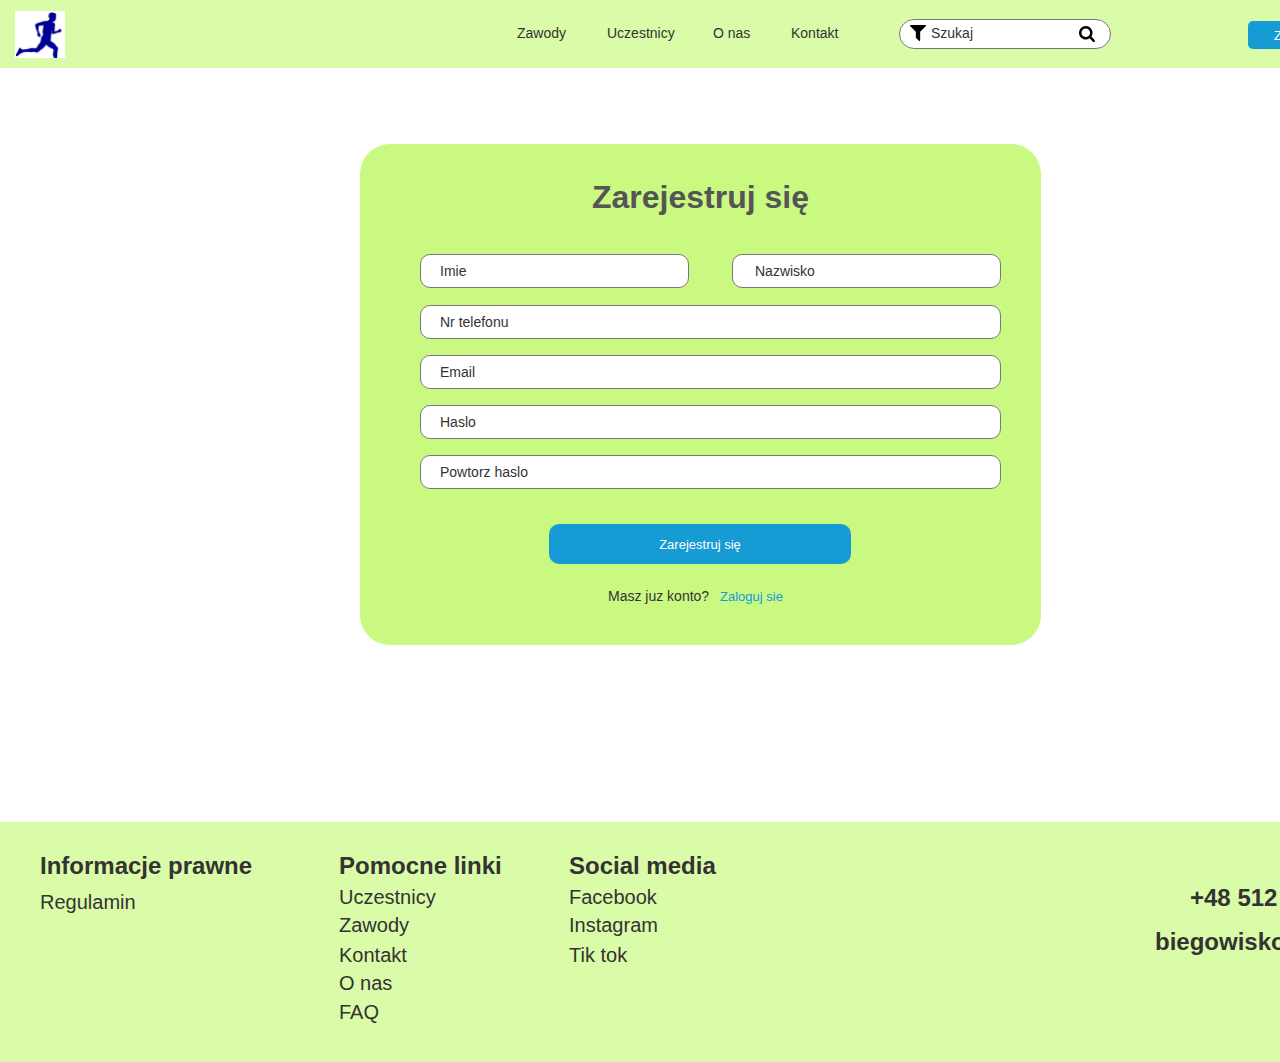
<file: rejestracja.html>
﻿<!DOCTYPE html>
<html>
  <head>
    <title>Rejestracja</title>
    <meta http-equiv="X-UA-Compatible" content="IE=edge"/>
    <meta http-equiv="content-type" content="text/html; charset=utf-8"/>
    <link href="resources/css/axure_rp_page.css" type="text/css" rel="stylesheet"/>
    <link href="data/styles.css" type="text/css" rel="stylesheet"/>
    <link href="files/rejestracja/styles.css" type="text/css" rel="stylesheet"/>
    <script src="resources/scripts/jquery-3.2.1.min.js"></script>
    <script src="resources/scripts/axure/axQuery.js"></script>
    <script src="resources/scripts/axure/globals.js"></script>
    <script src="resources/scripts/axutils.js"></script>
    <script src="resources/scripts/axure/annotation.js"></script>
    <script src="resources/scripts/axure/axQuery.std.js"></script>
    <script src="resources/scripts/axure/doc.js"></script>
    <script src="resources/scripts/messagecenter.js"></script>
    <script src="resources/scripts/axure/events.js"></script>
    <script src="resources/scripts/axure/recording.js"></script>
    <script src="resources/scripts/axure/action.js"></script>
    <script src="resources/scripts/axure/expr.js"></script>
    <script src="resources/scripts/axure/geometry.js"></script>
    <script src="resources/scripts/axure/flyout.js"></script>
    <script src="resources/scripts/axure/model.js"></script>
    <script src="resources/scripts/axure/repeater.js"></script>
    <script src="resources/scripts/axure/sto.js"></script>
    <script src="resources/scripts/axure/utils.temp.js"></script>
    <script src="resources/scripts/axure/variables.js"></script>
    <script src="resources/scripts/axure/drag.js"></script>
    <script src="resources/scripts/axure/move.js"></script>
    <script src="resources/scripts/axure/visibility.js"></script>
    <script src="resources/scripts/axure/style.js"></script>
    <script src="resources/scripts/axure/adaptive.js"></script>
    <script src="resources/scripts/axure/tree.js"></script>
    <script src="resources/scripts/axure/init.temp.js"></script>
    <script src="resources/scripts/axure/legacy.js"></script>
    <script src="resources/scripts/axure/viewer.js"></script>
    <script src="resources/scripts/axure/math.js"></script>
    <script src="resources/scripts/axure/jquery.nicescroll.min.js"></script>
    <script src="data/document.js"></script>
    <script src="files/rejestracja/data.js"></script>
    <script type="text/javascript">
      $axure.utils.getTransparentGifPath = function() { return 'resources/images/transparent.gif'; };
      $axure.utils.getOtherPath = function() { return 'resources/Other.html'; };
      $axure.utils.getReloadPath = function() { return 'resources/reload.html'; };
    </script>
  </head>
  <body>
    <div id="base" class="">

      <!-- Unnamed (Rectangle) -->
      <div id="u75" class="ax_default box_2">
        <div id="u75_div" class=""></div>
        <div id="u75_text" class="text " style="display:none; visibility: hidden">
          <p></p>
        </div>
      </div>

      <!-- Unnamed (Rectangle) -->
      <div id="u76" class="ax_default heading_1">
        <div id="u76_div" class=""></div>
        <div id="u76_text" class="text ">
          <p><span>Zarejestruj się</span></p>
        </div>
      </div>

      <!-- Unnamed (Rectangle) -->
      <div id="u77" class="ax_default label">
        <div id="u77_div" class=""></div>
        <div id="u77_text" class="text ">
          <p><span>Masz juz konto? </span></p>
        </div>
      </div>

      <!-- Unnamed (Rectangle) -->
      <div id="u78" class="ax_default link_button">
        <div id="u78_div" class=""></div>
        <div id="u78_text" class="text ">
          <p><span>Zaloguj sie</span></p>
        </div>
      </div>

      <!-- Unnamed (nav-niezalogowany) -->

      <!-- Unnamed (Rectangle) -->
      <div id="u80" class="ax_default box_2">
        <div id="u80_div" class=""></div>
        <div id="u80_text" class="text " style="display:none; visibility: hidden">
          <p></p>
        </div>
      </div>

      <!-- Unnamed (Rectangle) -->
      <div id="u81" class="ax_default label">
        <div id="u81_div" class=""></div>
        <div id="u81_text" class="text ">
          <p><span>Zawody</span></p>
        </div>
      </div>

      <!-- Unnamed (Rectangle) -->
      <div id="u82" class="ax_default label">
        <div id="u82_div" class=""></div>
        <div id="u82_text" class="text ">
          <p><span>Uczestnicy</span></p>
        </div>
      </div>

      <!-- Unnamed (Rectangle) -->
      <div id="u83" class="ax_default label">
        <div id="u83_div" class=""></div>
        <div id="u83_text" class="text ">
          <p><span>O nas</span></p>
        </div>
      </div>

      <!-- Unnamed (Rectangle) -->
      <div id="u84" class="ax_default label">
        <div id="u84_div" class=""></div>
        <div id="u84_text" class="text ">
          <p><span>Kontakt</span></p>
        </div>
      </div>

      <!-- Unnamed (Rectangle) -->
      <div id="u85" class="ax_default box_1">
        <div id="u85_div" class=""></div>
        <div id="u85_text" class="text " style="display:none; visibility: hidden">
          <p></p>
        </div>
      </div>

      <!-- Unnamed (Rectangle) -->
      <div id="u86" class="ax_default label">
        <div id="u86_div" class=""></div>
        <div id="u86_text" class="text ">
          <p><span>Szukaj</span></p>
        </div>
      </div>

      <!-- Unnamed (Shape) -->
      <div id="u87" class="ax_default icon">
        <img id="u87_img" class="img " src="images/glowna_-_zalogowany/u15.svg"/>
        <div id="u87_text" class="text " style="display:none; visibility: hidden">
          <p></p>
        </div>
      </div>

      <!-- Unnamed (Shape) -->
      <div id="u88" class="ax_default icon">
        <img id="u88_img" class="img " src="images/glowna_-_zalogowany/u16.svg"/>
        <div id="u88_text" class="text " style="display:none; visibility: hidden">
          <p></p>
        </div>
      </div>

      <!-- Unnamed (Rectangle) -->
      <div id="u89" class="ax_default primary_button">
        <div id="u89_div" class=""></div>
        <div id="u89_text" class="text ">
          <p><span>Zaloguj sie</span></p>
        </div>
      </div>

      <!-- Unnamed (Image) -->
      <div id="u90" class="ax_default image">
        <img id="u90_img" class="img " src="images/glowna_-_zalogowany/u17.png"/>
        <div id="u90_text" class="text " style="display:none; visibility: hidden">
          <p></p>
        </div>
      </div>
      <div id="u79" style="display:none; visibility:hidden;"></div>

      <!-- Unnamed (Rectangle) -->
      <div id="u91" class="ax_default primary_button">
        <div id="u91_div" class=""></div>
        <div id="u91_text" class="text ">
          <p><span>Zarejestruj się</span></p>
        </div>
      </div>

      <!-- Unnamed (Rectangle) -->
      <div id="u92" class="ax_default box_1">
        <div id="u92_div" class=""></div>
        <div id="u92_text" class="text " style="display:none; visibility: hidden">
          <p></p>
        </div>
      </div>

      <!-- Unnamed (Rectangle) -->
      <div id="u93" class="ax_default label">
        <div id="u93_div" class=""></div>
        <div id="u93_text" class="text ">
          <p><span>Nr telefonu</span></p>
        </div>
      </div>

      <!-- Unnamed (Rectangle) -->
      <div id="u94" class="ax_default box_1">
        <div id="u94_div" class=""></div>
        <div id="u94_text" class="text " style="display:none; visibility: hidden">
          <p></p>
        </div>
      </div>

      <!-- Unnamed (Rectangle) -->
      <div id="u95" class="ax_default box_1">
        <div id="u95_div" class=""></div>
        <div id="u95_text" class="text " style="display:none; visibility: hidden">
          <p></p>
        </div>
      </div>

      <!-- Unnamed (Rectangle) -->
      <div id="u96" class="ax_default box_1">
        <div id="u96_div" class=""></div>
        <div id="u96_text" class="text " style="display:none; visibility: hidden">
          <p></p>
        </div>
      </div>

      <!-- Unnamed (Rectangle) -->
      <div id="u97" class="ax_default label">
        <div id="u97_div" class=""></div>
        <div id="u97_text" class="text ">
          <p><span>Haslo</span></p>
        </div>
      </div>

      <!-- Unnamed (Rectangle) -->
      <div id="u98" class="ax_default label">
        <div id="u98_div" class=""></div>
        <div id="u98_text" class="text ">
          <p><span>Powtorz haslo</span></p>
        </div>
      </div>

      <!-- Unnamed (Rectangle) -->
      <div id="u99" class="ax_default label">
        <div id="u99_div" class=""></div>
        <div id="u99_text" class="text ">
          <p><span>Email</span></p>
        </div>
      </div>

      <!-- Unnamed (Rectangle) -->
      <div id="u100" class="ax_default box_1">
        <div id="u100_div" class=""></div>
        <div id="u100_text" class="text " style="display:none; visibility: hidden">
          <p></p>
        </div>
      </div>

      <!-- Unnamed (Rectangle) -->
      <div id="u101" class="ax_default box_1">
        <div id="u101_div" class=""></div>
        <div id="u101_text" class="text " style="display:none; visibility: hidden">
          <p></p>
        </div>
      </div>

      <!-- Unnamed (Rectangle) -->
      <div id="u102" class="ax_default label">
        <div id="u102_div" class=""></div>
        <div id="u102_text" class="text ">
          <p><span>Imie</span></p>
        </div>
      </div>

      <!-- Unnamed (Rectangle) -->
      <div id="u103" class="ax_default label">
        <div id="u103_div" class=""></div>
        <div id="u103_text" class="text ">
          <p><span>Nazwisko</span></p>
        </div>
      </div>

      <!-- Unnamed (stopka) -->

      <!-- Unnamed (Rectangle) -->
      <div id="u105" class="ax_default box_2">
        <div id="u105_div" class=""></div>
        <div id="u105_text" class="text " style="display:none; visibility: hidden">
          <p></p>
        </div>
      </div>

      <!-- Unnamed (Rectangle) -->
      <div id="u106" class="ax_default label">
        <div id="u106_div" class=""></div>
        <div id="u106_text" class="text ">
          <p><span>Zawody</span></p>
        </div>
      </div>

      <!-- Unnamed (Rectangle) -->
      <div id="u107" class="ax_default label">
        <div id="u107_div" class=""></div>
        <div id="u107_text" class="text ">
          <p><span>Uczestnicy</span></p>
        </div>
      </div>

      <!-- Unnamed (Rectangle) -->
      <div id="u108" class="ax_default label">
        <div id="u108_div" class=""></div>
        <div id="u108_text" class="text ">
          <p><span>O nas</span></p>
        </div>
      </div>

      <!-- Unnamed (Rectangle) -->
      <div id="u109" class="ax_default label">
        <div id="u109_div" class=""></div>
        <div id="u109_text" class="text ">
          <p><span>Kontakt</span></p>
        </div>
      </div>

      <!-- Unnamed (Rectangle) -->
      <div id="u110" class="ax_default heading_3">
        <div id="u110_div" class=""></div>
        <div id="u110_text" class="text ">
          <p><span>Informacje prawne</span></p>
        </div>
      </div>

      <!-- Unnamed (Rectangle) -->
      <div id="u111" class="ax_default heading_3">
        <div id="u111_div" class=""></div>
        <div id="u111_text" class="text ">
          <p><span>Pomocne linki</span></p>
        </div>
      </div>

      <!-- Unnamed (Rectangle) -->
      <div id="u112" class="ax_default label">
        <div id="u112_div" class=""></div>
        <div id="u112_text" class="text ">
          <p><span>Regulamin</span></p>
        </div>
      </div>

      <!-- Unnamed (Rectangle) -->
      <div id="u113" class="ax_default label">
        <div id="u113_div" class=""></div>
        <div id="u113_text" class="text ">
          <p><span>FAQ</span></p>
        </div>
      </div>

      <!-- Unnamed (Rectangle) -->
      <div id="u114" class="ax_default label">
        <div id="u114_div" class=""></div>
        <div id="u114_text" class="text ">
          <p><span>Instagram</span></p>
        </div>
      </div>

      <!-- Unnamed (Rectangle) -->
      <div id="u115" class="ax_default label">
        <div id="u115_div" class=""></div>
        <div id="u115_text" class="text ">
          <p><span>Facebook</span></p>
        </div>
      </div>

      <!-- Unnamed (Rectangle) -->
      <div id="u116" class="ax_default label">
        <div id="u116_div" class=""></div>
        <div id="u116_text" class="text ">
          <p><span>Tik tok</span></p>
        </div>
      </div>

      <!-- Unnamed (Rectangle) -->
      <div id="u117" class="ax_default heading_3">
        <div id="u117_div" class=""></div>
        <div id="u117_text" class="text ">
          <p><span>Social media</span></p>
        </div>
      </div>

      <!-- Unnamed (Rectangle) -->
      <div id="u118" class="ax_default heading_3">
        <div id="u118_div" class=""></div>
        <div id="u118_text" class="text ">
          <p><span>+48 512 612 856</span></p>
        </div>
      </div>

      <!-- Unnamed (Rectangle) -->
      <div id="u119" class="ax_default heading_3">
        <div id="u119_div" class=""></div>
        <div id="u119_text" class="text ">
          <p><span>biegowisko@wp.pl</span></p>
        </div>
      </div>
      <div id="u104" style="display:none; visibility:hidden;"></div>
    </div>
    <script src="resources/scripts/axure/ios.js"></script>
  </body>
</html>
</file>
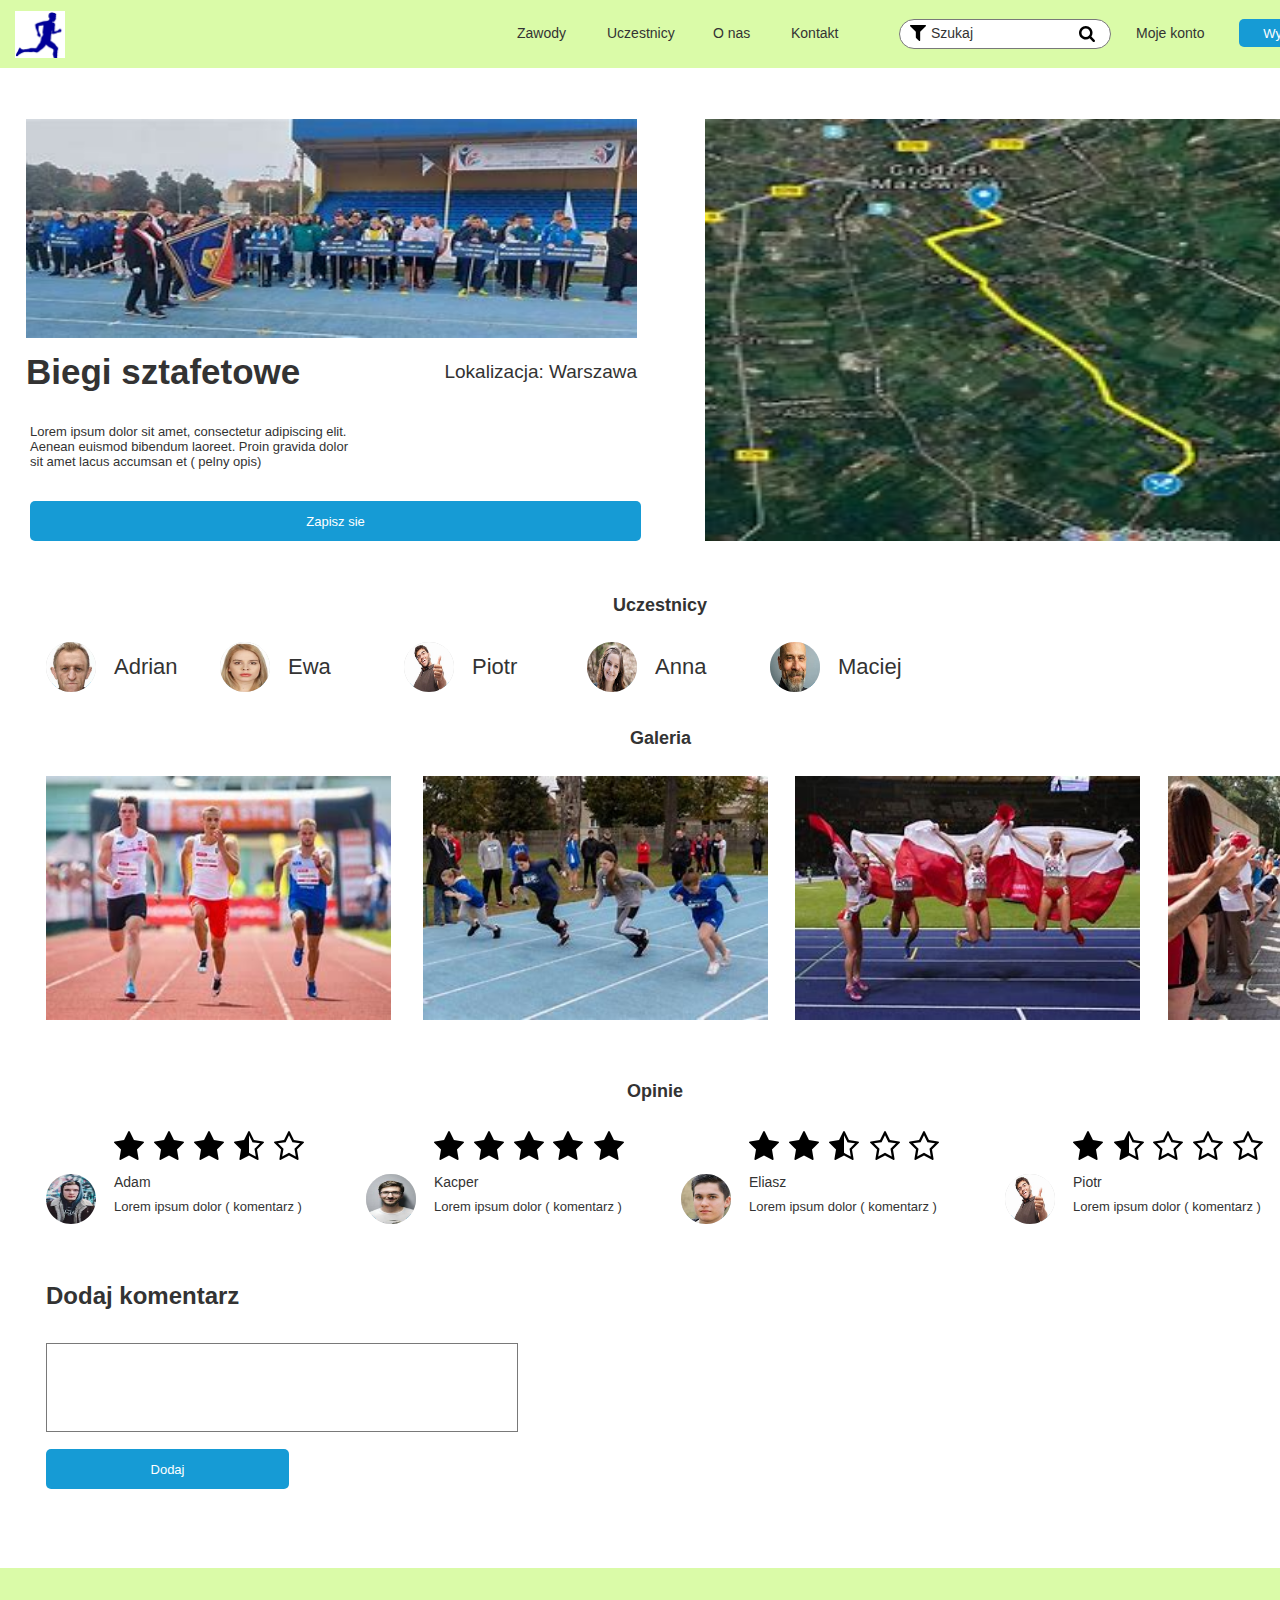
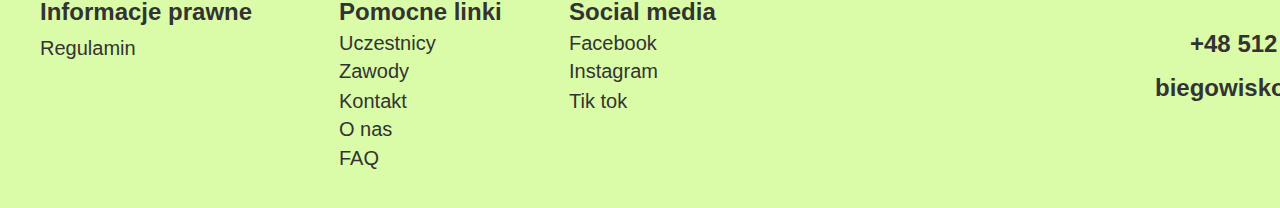
<file: zawody_-_podstrona.html>
﻿<!DOCTYPE html>
<html>
  <head>
    <title>Zawody - podstrona</title>
    <meta http-equiv="X-UA-Compatible" content="IE=edge"/>
    <meta http-equiv="content-type" content="text/html; charset=utf-8"/>
    <link href="resources/css/axure_rp_page.css" type="text/css" rel="stylesheet"/>
    <link href="data/styles.css" type="text/css" rel="stylesheet"/>
    <link href="files/zawody_-_podstrona/styles.css" type="text/css" rel="stylesheet"/>
    <script src="resources/scripts/jquery-3.2.1.min.js"></script>
    <script src="resources/scripts/axure/axQuery.js"></script>
    <script src="resources/scripts/axure/globals.js"></script>
    <script src="resources/scripts/axutils.js"></script>
    <script src="resources/scripts/axure/annotation.js"></script>
    <script src="resources/scripts/axure/axQuery.std.js"></script>
    <script src="resources/scripts/axure/doc.js"></script>
    <script src="resources/scripts/messagecenter.js"></script>
    <script src="resources/scripts/axure/events.js"></script>
    <script src="resources/scripts/axure/recording.js"></script>
    <script src="resources/scripts/axure/action.js"></script>
    <script src="resources/scripts/axure/expr.js"></script>
    <script src="resources/scripts/axure/geometry.js"></script>
    <script src="resources/scripts/axure/flyout.js"></script>
    <script src="resources/scripts/axure/model.js"></script>
    <script src="resources/scripts/axure/repeater.js"></script>
    <script src="resources/scripts/axure/sto.js"></script>
    <script src="resources/scripts/axure/utils.temp.js"></script>
    <script src="resources/scripts/axure/variables.js"></script>
    <script src="resources/scripts/axure/drag.js"></script>
    <script src="resources/scripts/axure/move.js"></script>
    <script src="resources/scripts/axure/visibility.js"></script>
    <script src="resources/scripts/axure/style.js"></script>
    <script src="resources/scripts/axure/adaptive.js"></script>
    <script src="resources/scripts/axure/tree.js"></script>
    <script src="resources/scripts/axure/init.temp.js"></script>
    <script src="resources/scripts/axure/legacy.js"></script>
    <script src="resources/scripts/axure/viewer.js"></script>
    <script src="resources/scripts/axure/math.js"></script>
    <script src="resources/scripts/axure/jquery.nicescroll.min.js"></script>
    <script src="data/document.js"></script>
    <script src="files/zawody_-_podstrona/data.js"></script>
    <script type="text/javascript">
      $axure.utils.getTransparentGifPath = function() { return 'resources/images/transparent.gif'; };
      $axure.utils.getOtherPath = function() { return 'resources/Other.html'; };
      $axure.utils.getReloadPath = function() { return 'resources/reload.html'; };
    </script>
  </head>
  <body>
    <div id="base" class="">

      <!-- Unnamed (Rectangle) -->
      <div id="u257" class="ax_default label">
        <div id="u257_div" class=""></div>
        <div id="u257_text" class="text ">
          <p><span>Lokalizacja: Warszawa</span></p>
        </div>
      </div>

      <!-- Unnamed (Rectangle) -->
      <div id="u258" class="ax_default paragraph">
        <div id="u258_div" class=""></div>
        <div id="u258_text" class="text ">
          <p><span>Lorem ipsum dolor sit amet, consectetur adipiscing elit. Aenean euismod bibendum laoreet. Proin gravida dolor sit amet lacus accumsan et ( pelny opis)</span></p>
        </div>
      </div>

      <!-- Unnamed (Rectangle) -->
      <div id="u259" class="ax_default button">
        <div id="u259_div" class=""></div>
        <div id="u259_text" class="text ">
          <p><span>Zapisz sie</span></p>
        </div>
      </div>

      <!-- Unnamed (Rectangle) -->
      <div id="u260" class="ax_default heading_3">
        <div id="u260_div" class=""></div>
        <div id="u260_text" class="text ">
          <p><span>Uczestnicy</span></p>
        </div>
      </div>

      <!-- Unnamed (Image) -->
      <div id="u261" class="ax_default image">
        <img id="u261_img" class="img " src="images/zawody_-_podstrona/u261.svg"/>
        <div id="u261_text" class="text " style="display:none; visibility: hidden">
          <p></p>
        </div>
      </div>

      <!-- Unnamed (Rectangle) -->
      <div id="u262" class="ax_default label">
        <div id="u262_div" class=""></div>
        <div id="u262_text" class="text ">
          <p><span>Adrian</span></p>
        </div>
      </div>

      <!-- Unnamed (Image) -->
      <div id="u263" class="ax_default image">
        <img id="u263_img" class="img " src="images/zawody_-_podstrona/u261.svg"/>
        <div id="u263_text" class="text " style="display:none; visibility: hidden">
          <p></p>
        </div>
      </div>

      <!-- Unnamed (Rectangle) -->
      <div id="u264" class="ax_default label">
        <div id="u264_div" class=""></div>
        <div id="u264_text" class="text ">
          <p><span>Ewa</span></p>
        </div>
      </div>

      <!-- Unnamed (Image) -->
      <div id="u265" class="ax_default image">
        <img id="u265_img" class="img " src="images/zawody_-_podstrona/u261.svg"/>
        <div id="u265_text" class="text " style="display:none; visibility: hidden">
          <p></p>
        </div>
      </div>

      <!-- Unnamed (Rectangle) -->
      <div id="u266" class="ax_default label">
        <div id="u266_div" class=""></div>
        <div id="u266_text" class="text ">
          <p><span>Piotr</span></p>
        </div>
      </div>

      <!-- Unnamed (Image) -->
      <div id="u267" class="ax_default image">
        <img id="u267_img" class="img " src="images/zawody_-_podstrona/u261.svg"/>
        <div id="u267_text" class="text " style="display:none; visibility: hidden">
          <p></p>
        </div>
      </div>

      <!-- Unnamed (Rectangle) -->
      <div id="u268" class="ax_default label">
        <div id="u268_div" class=""></div>
        <div id="u268_text" class="text ">
          <p><span>Anna</span></p>
        </div>
      </div>

      <!-- Unnamed (Image) -->
      <div id="u269" class="ax_default image">
        <img id="u269_img" class="img " src="images/zawody_-_podstrona/u261.svg"/>
        <div id="u269_text" class="text " style="display:none; visibility: hidden">
          <p></p>
        </div>
      </div>

      <!-- Unnamed (Rectangle) -->
      <div id="u270" class="ax_default label">
        <div id="u270_div" class=""></div>
        <div id="u270_text" class="text ">
          <p><span>Maciej</span></p>
        </div>
      </div>

      <!-- Unnamed (Rectangle) -->
      <div id="u271" class="ax_default heading_3">
        <div id="u271_div" class=""></div>
        <div id="u271_text" class="text ">
          <p><span>Opinie</span></p>
        </div>
      </div>

      <!-- Unnamed (Shape) -->
      <div id="u272" class="ax_default icon">
        <img id="u272_img" class="img " src="images/zawody_-_podstrona/u272.svg"/>
        <div id="u272_text" class="text " style="display:none; visibility: hidden">
          <p></p>
        </div>
      </div>

      <!-- Unnamed (Shape) -->
      <div id="u273" class="ax_default icon">
        <img id="u273_img" class="img " src="images/zawody_-_podstrona/u272.svg"/>
        <div id="u273_text" class="text " style="display:none; visibility: hidden">
          <p></p>
        </div>
      </div>

      <!-- Unnamed (Shape) -->
      <div id="u274" class="ax_default icon">
        <img id="u274_img" class="img " src="images/zawody_-_podstrona/u272.svg"/>
        <div id="u274_text" class="text " style="display:none; visibility: hidden">
          <p></p>
        </div>
      </div>

      <!-- Unnamed (Shape) -->
      <div id="u275" class="ax_default icon">
        <img id="u275_img" class="img " src="images/zawody_-_podstrona/u275.svg"/>
        <div id="u275_text" class="text " style="display:none; visibility: hidden">
          <p></p>
        </div>
      </div>

      <!-- Unnamed (Shape) -->
      <div id="u276" class="ax_default icon">
        <img id="u276_img" class="img " src="images/zawody_-_podstrona/u276.svg"/>
        <div id="u276_text" class="text " style="display:none; visibility: hidden">
          <p></p>
        </div>
      </div>

      <!-- Unnamed (Rectangle) -->
      <div id="u277" class="ax_default label">
        <div id="u277_div" class=""></div>
        <div id="u277_text" class="text ">
          <p><span>Adam</span></p>
        </div>
      </div>

      <!-- Unnamed (Rectangle) -->
      <div id="u278" class="ax_default paragraph">
        <div id="u278_div" class=""></div>
        <div id="u278_text" class="text ">
          <p><span>Lorem ipsum dolor ( komentarz )</span></p>
        </div>
      </div>

      <!-- Unnamed (Shape) -->
      <div id="u279" class="ax_default icon">
        <img id="u279_img" class="img " src="images/zawody_-_podstrona/u272.svg"/>
        <div id="u279_text" class="text " style="display:none; visibility: hidden">
          <p></p>
        </div>
      </div>

      <!-- Unnamed (Shape) -->
      <div id="u280" class="ax_default icon">
        <img id="u280_img" class="img " src="images/zawody_-_podstrona/u272.svg"/>
        <div id="u280_text" class="text " style="display:none; visibility: hidden">
          <p></p>
        </div>
      </div>

      <!-- Unnamed (Shape) -->
      <div id="u281" class="ax_default icon">
        <img id="u281_img" class="img " src="images/zawody_-_podstrona/u272.svg"/>
        <div id="u281_text" class="text " style="display:none; visibility: hidden">
          <p></p>
        </div>
      </div>

      <!-- Unnamed (Image) -->
      <div id="u282" class="ax_default image">
        <img id="u282_img" class="img " src="images/zawody_-_podstrona/u261.svg"/>
        <div id="u282_text" class="text " style="display:none; visibility: hidden">
          <p></p>
        </div>
      </div>

      <!-- Unnamed (Rectangle) -->
      <div id="u283" class="ax_default label">
        <div id="u283_div" class=""></div>
        <div id="u283_text" class="text ">
          <p><span>Kacper</span></p>
        </div>
      </div>

      <!-- Unnamed (Rectangle) -->
      <div id="u284" class="ax_default paragraph">
        <div id="u284_div" class=""></div>
        <div id="u284_text" class="text ">
          <p><span>Lorem ipsum dolor ( komentarz )</span></p>
        </div>
      </div>

      <!-- Unnamed (Shape) -->
      <div id="u285" class="ax_default icon">
        <img id="u285_img" class="img " src="images/zawody_-_podstrona/u272.svg"/>
        <div id="u285_text" class="text " style="display:none; visibility: hidden">
          <p></p>
        </div>
      </div>

      <!-- Unnamed (Shape) -->
      <div id="u286" class="ax_default icon">
        <img id="u286_img" class="img " src="images/zawody_-_podstrona/u272.svg"/>
        <div id="u286_text" class="text " style="display:none; visibility: hidden">
          <p></p>
        </div>
      </div>

      <!-- Unnamed (Shape) -->
      <div id="u287" class="ax_default icon">
        <img id="u287_img" class="img " src="images/zawody_-_podstrona/u275.svg"/>
        <div id="u287_text" class="text " style="display:none; visibility: hidden">
          <p></p>
        </div>
      </div>

      <!-- Unnamed (Shape) -->
      <div id="u288" class="ax_default icon">
        <img id="u288_img" class="img " src="images/zawody_-_podstrona/u276.svg"/>
        <div id="u288_text" class="text " style="display:none; visibility: hidden">
          <p></p>
        </div>
      </div>

      <!-- Unnamed (Image) -->
      <div id="u289" class="ax_default image">
        <img id="u289_img" class="img " src="images/zawody_-_podstrona/u261.svg"/>
        <div id="u289_text" class="text " style="display:none; visibility: hidden">
          <p></p>
        </div>
      </div>

      <!-- Unnamed (Rectangle) -->
      <div id="u290" class="ax_default label">
        <div id="u290_div" class=""></div>
        <div id="u290_text" class="text ">
          <p><span>Eliasz</span></p>
        </div>
      </div>

      <!-- Unnamed (Rectangle) -->
      <div id="u291" class="ax_default paragraph">
        <div id="u291_div" class=""></div>
        <div id="u291_text" class="text ">
          <p><span>Lorem ipsum dolor ( komentarz )</span></p>
        </div>
      </div>

      <!-- Unnamed (Shape) -->
      <div id="u292" class="ax_default icon">
        <img id="u292_img" class="img " src="images/zawody_-_podstrona/u272.svg"/>
        <div id="u292_text" class="text " style="display:none; visibility: hidden">
          <p></p>
        </div>
      </div>

      <!-- Unnamed (Shape) -->
      <div id="u293" class="ax_default icon">
        <img id="u293_img" class="img " src="images/zawody_-_podstrona/u275.svg"/>
        <div id="u293_text" class="text " style="display:none; visibility: hidden">
          <p></p>
        </div>
      </div>

      <!-- Unnamed (Shape) -->
      <div id="u294" class="ax_default icon">
        <img id="u294_img" class="img " src="images/zawody_-_podstrona/u276.svg"/>
        <div id="u294_text" class="text " style="display:none; visibility: hidden">
          <p></p>
        </div>
      </div>

      <!-- Unnamed (Image) -->
      <div id="u295" class="ax_default image">
        <img id="u295_img" class="img " src="images/zawody_-_podstrona/u261.svg"/>
        <div id="u295_text" class="text " style="display:none; visibility: hidden">
          <p></p>
        </div>
      </div>

      <!-- Unnamed (Rectangle) -->
      <div id="u296" class="ax_default label">
        <div id="u296_div" class=""></div>
        <div id="u296_text" class="text ">
          <p><span>Piotr</span></p>
        </div>
      </div>

      <!-- Unnamed (Rectangle) -->
      <div id="u297" class="ax_default paragraph">
        <div id="u297_div" class=""></div>
        <div id="u297_text" class="text ">
          <p><span>Lorem ipsum dolor ( komentarz )</span></p>
        </div>
      </div>

      <!-- Unnamed (Shape) -->
      <div id="u298" class="ax_default icon">
        <img id="u298_img" class="img " src="images/zawody_-_podstrona/u272.svg"/>
        <div id="u298_text" class="text " style="display:none; visibility: hidden">
          <p></p>
        </div>
      </div>

      <!-- Unnamed (Shape) -->
      <div id="u299" class="ax_default icon">
        <img id="u299_img" class="img " src="images/zawody_-_podstrona/u272.svg"/>
        <div id="u299_text" class="text " style="display:none; visibility: hidden">
          <p></p>
        </div>
      </div>

      <!-- Unnamed (Shape) -->
      <div id="u300" class="ax_default icon">
        <img id="u300_img" class="img " src="images/zawody_-_podstrona/u276.svg"/>
        <div id="u300_text" class="text " style="display:none; visibility: hidden">
          <p></p>
        </div>
      </div>

      <!-- Unnamed (Shape) -->
      <div id="u301" class="ax_default icon">
        <img id="u301_img" class="img " src="images/zawody_-_podstrona/u276.svg"/>
        <div id="u301_text" class="text " style="display:none; visibility: hidden">
          <p></p>
        </div>
      </div>

      <!-- Unnamed (Shape) -->
      <div id="u302" class="ax_default icon">
        <img id="u302_img" class="img " src="images/zawody_-_podstrona/u276.svg"/>
        <div id="u302_text" class="text " style="display:none; visibility: hidden">
          <p></p>
        </div>
      </div>

      <!-- Unnamed (Rectangle) -->
      <div id="u303" class="ax_default box_1">
        <div id="u303_div" class=""></div>
        <div id="u303_text" class="text " style="display:none; visibility: hidden">
          <p></p>
        </div>
      </div>

      <!-- Unnamed (Rectangle) -->
      <div id="u304" class="ax_default heading_2">
        <div id="u304_div" class=""></div>
        <div id="u304_text" class="text ">
          <p><span>Dodaj komentarz</span></p>
        </div>
      </div>

      <!-- Unnamed (Rectangle) -->
      <div id="u305" class="ax_default primary_button">
        <div id="u305_div" class=""></div>
        <div id="u305_text" class="text ">
          <p><span>Dodaj</span></p>
        </div>
      </div>

      <!-- Unnamed (nav-zalogowany) -->

      <!-- Unnamed (Rectangle) -->
      <div id="u307" class="ax_default box_2">
        <div id="u307_div" class=""></div>
        <div id="u307_text" class="text " style="display:none; visibility: hidden">
          <p></p>
        </div>
      </div>

      <!-- Unnamed (Rectangle) -->
      <div id="u308" class="ax_default label">
        <div id="u308_div" class=""></div>
        <div id="u308_text" class="text ">
          <p><span>Moje konto</span></p>
        </div>
      </div>

      <!-- Unnamed (Rectangle) -->
      <div id="u309" class="ax_default primary_button">
        <div id="u309_div" class=""></div>
        <div id="u309_text" class="text ">
          <p><span>Wyloguj sie</span></p>
        </div>
      </div>

      <!-- Unnamed (Rectangle) -->
      <div id="u310" class="ax_default label">
        <div id="u310_div" class=""></div>
        <div id="u310_text" class="text ">
          <p><span>Zawody</span></p>
        </div>
      </div>

      <!-- Unnamed (Rectangle) -->
      <div id="u311" class="ax_default label">
        <div id="u311_div" class=""></div>
        <div id="u311_text" class="text ">
          <p><span>Uczestnicy</span></p>
        </div>
      </div>

      <!-- Unnamed (Rectangle) -->
      <div id="u312" class="ax_default label">
        <div id="u312_div" class=""></div>
        <div id="u312_text" class="text ">
          <p><span>O nas</span></p>
        </div>
      </div>

      <!-- Unnamed (Rectangle) -->
      <div id="u313" class="ax_default label">
        <div id="u313_div" class=""></div>
        <div id="u313_text" class="text ">
          <p><span>Kontakt</span></p>
        </div>
      </div>

      <!-- Unnamed (Rectangle) -->
      <div id="u314" class="ax_default box_1">
        <div id="u314_div" class=""></div>
        <div id="u314_text" class="text " style="display:none; visibility: hidden">
          <p></p>
        </div>
      </div>

      <!-- Unnamed (Rectangle) -->
      <div id="u315" class="ax_default label">
        <div id="u315_div" class=""></div>
        <div id="u315_text" class="text ">
          <p><span>Szukaj</span></p>
        </div>
      </div>

      <!-- Unnamed (Shape) -->
      <div id="u316" class="ax_default icon">
        <img id="u316_img" class="img " src="images/glowna_-_zalogowany/u15.svg"/>
        <div id="u316_text" class="text " style="display:none; visibility: hidden">
          <p></p>
        </div>
      </div>

      <!-- Unnamed (Shape) -->
      <div id="u317" class="ax_default icon">
        <img id="u317_img" class="img " src="images/glowna_-_zalogowany/u16.svg"/>
        <div id="u317_text" class="text " style="display:none; visibility: hidden">
          <p></p>
        </div>
      </div>

      <!-- Unnamed (Image) -->
      <div id="u318" class="ax_default image">
        <img id="u318_img" class="img " src="images/glowna_-_zalogowany/u17.png"/>
        <div id="u318_text" class="text " style="display:none; visibility: hidden">
          <p></p>
        </div>
      </div>
      <div id="u306" style="display:none; visibility:hidden;"></div>

      <!-- Unnamed (Image) -->
      <div id="u319" class="ax_default image">
        <img id="u319_img" class="img " src="images/zawody_-_podstrona/u319.png"/>
        <div id="u319_text" class="text " style="display:none; visibility: hidden">
          <p></p>
        </div>
      </div>

      <!-- Unnamed (Image) -->
      <div id="u320" class="ax_default image">
        <img id="u320_img" class="img " src="images/aktualne_zawody_-_podstrona/u189.png"/>
        <div id="u320_text" class="text " style="display:none; visibility: hidden">
          <p></p>
        </div>
      </div>

      <!-- Unnamed (Rectangle) -->
      <div id="u321" class="ax_default heading_2">
        <div id="u321_div" class=""></div>
        <div id="u321_text" class="text ">
          <p><span>Biegi sztafetowe</span></p>
        </div>
      </div>

      <!-- Unnamed (Image) -->
      <div id="u322" class="ax_default image">
        <img id="u322_img" class="img " src="images/zawody_-_podstrona/u322.svg"/>
        <div id="u322_text" class="text " style="display:none; visibility: hidden">
          <p></p>
        </div>
      </div>

      <!-- Unnamed (Image) -->
      <div id="u323" class="ax_default image">
        <img id="u323_img" class="img " src="images/zawody_-_podstrona/u323.svg"/>
        <div id="u323_text" class="text " style="display:none; visibility: hidden">
          <p></p>
        </div>
      </div>

      <!-- Unnamed (Image) -->
      <div id="u324" class="ax_default image">
        <img id="u324_img" class="img " src="images/zawody_-_podstrona/u324.svg"/>
        <div id="u324_text" class="text " style="display:none; visibility: hidden">
          <p></p>
        </div>
      </div>

      <!-- Unnamed (Image) -->
      <div id="u325" class="ax_default image">
        <img id="u325_img" class="img " src="images/zawody_-_podstrona/u325.svg"/>
        <div id="u325_text" class="text " style="display:none; visibility: hidden">
          <p></p>
        </div>
      </div>

      <!-- Unnamed (Image) -->
      <div id="u326" class="ax_default image">
        <img id="u326_img" class="img " src="images/zawody_-_podstrona/u325.svg"/>
        <div id="u326_text" class="text " style="display:none; visibility: hidden">
          <p></p>
        </div>
      </div>

      <!-- Unnamed (Image) -->
      <div id="u327" class="ax_default image">
        <img id="u327_img" class="img " src="images/zawody_-_podstrona/u327.svg"/>
        <div id="u327_text" class="text " style="display:none; visibility: hidden">
          <p></p>
        </div>
      </div>

      <!-- Unnamed (Image) -->
      <div id="u328" class="ax_default image">
        <img id="u328_img" class="img " src="images/zawody_-_podstrona/u328.svg"/>
        <div id="u328_text" class="text " style="display:none; visibility: hidden">
          <p></p>
        </div>
      </div>

      <!-- Unnamed (Image) -->
      <div id="u329" class="ax_default image">
        <img id="u329_img" class="img " src="images/zawody_-_podstrona/u329.svg"/>
        <div id="u329_text" class="text " style="display:none; visibility: hidden">
          <p></p>
        </div>
      </div>

      <!-- Unnamed (Image) -->
      <div id="u330" class="ax_default image">
        <img id="u330_img" class="img " src="images/zawody_-_podstrona/u330.svg"/>
        <div id="u330_text" class="text " style="display:none; visibility: hidden">
          <p></p>
        </div>
      </div>

      <!-- Unnamed (stopka) -->

      <!-- Unnamed (Rectangle) -->
      <div id="u332" class="ax_default box_2">
        <div id="u332_div" class=""></div>
        <div id="u332_text" class="text " style="display:none; visibility: hidden">
          <p></p>
        </div>
      </div>

      <!-- Unnamed (Rectangle) -->
      <div id="u333" class="ax_default label">
        <div id="u333_div" class=""></div>
        <div id="u333_text" class="text ">
          <p><span>Zawody</span></p>
        </div>
      </div>

      <!-- Unnamed (Rectangle) -->
      <div id="u334" class="ax_default label">
        <div id="u334_div" class=""></div>
        <div id="u334_text" class="text ">
          <p><span>Uczestnicy</span></p>
        </div>
      </div>

      <!-- Unnamed (Rectangle) -->
      <div id="u335" class="ax_default label">
        <div id="u335_div" class=""></div>
        <div id="u335_text" class="text ">
          <p><span>O nas</span></p>
        </div>
      </div>

      <!-- Unnamed (Rectangle) -->
      <div id="u336" class="ax_default label">
        <div id="u336_div" class=""></div>
        <div id="u336_text" class="text ">
          <p><span>Kontakt</span></p>
        </div>
      </div>

      <!-- Unnamed (Rectangle) -->
      <div id="u337" class="ax_default heading_3">
        <div id="u337_div" class=""></div>
        <div id="u337_text" class="text ">
          <p><span>Informacje prawne</span></p>
        </div>
      </div>

      <!-- Unnamed (Rectangle) -->
      <div id="u338" class="ax_default heading_3">
        <div id="u338_div" class=""></div>
        <div id="u338_text" class="text ">
          <p><span>Pomocne linki</span></p>
        </div>
      </div>

      <!-- Unnamed (Rectangle) -->
      <div id="u339" class="ax_default label">
        <div id="u339_div" class=""></div>
        <div id="u339_text" class="text ">
          <p><span>Regulamin</span></p>
        </div>
      </div>

      <!-- Unnamed (Rectangle) -->
      <div id="u340" class="ax_default label">
        <div id="u340_div" class=""></div>
        <div id="u340_text" class="text ">
          <p><span>FAQ</span></p>
        </div>
      </div>

      <!-- Unnamed (Rectangle) -->
      <div id="u341" class="ax_default label">
        <div id="u341_div" class=""></div>
        <div id="u341_text" class="text ">
          <p><span>Instagram</span></p>
        </div>
      </div>

      <!-- Unnamed (Rectangle) -->
      <div id="u342" class="ax_default label">
        <div id="u342_div" class=""></div>
        <div id="u342_text" class="text ">
          <p><span>Facebook</span></p>
        </div>
      </div>

      <!-- Unnamed (Rectangle) -->
      <div id="u343" class="ax_default label">
        <div id="u343_div" class=""></div>
        <div id="u343_text" class="text ">
          <p><span>Tik tok</span></p>
        </div>
      </div>

      <!-- Unnamed (Rectangle) -->
      <div id="u344" class="ax_default heading_3">
        <div id="u344_div" class=""></div>
        <div id="u344_text" class="text ">
          <p><span>Social media</span></p>
        </div>
      </div>

      <!-- Unnamed (Rectangle) -->
      <div id="u345" class="ax_default heading_3">
        <div id="u345_div" class=""></div>
        <div id="u345_text" class="text ">
          <p><span>+48 512 612 856</span></p>
        </div>
      </div>

      <!-- Unnamed (Rectangle) -->
      <div id="u346" class="ax_default heading_3">
        <div id="u346_div" class=""></div>
        <div id="u346_text" class="text ">
          <p><span>biegowisko@wp.pl</span></p>
        </div>
      </div>
      <div id="u331" style="display:none; visibility:hidden;"></div>

      <!-- Unnamed (Rectangle) -->
      <div id="u347" class="ax_default heading_3">
        <div id="u347_div" class=""></div>
        <div id="u347_text" class="text ">
          <p><span>Galeria</span></p>
        </div>
      </div>

      <!-- Unnamed (Image) -->
      <div id="u348" class="ax_default image">
        <img id="u348_img" class="img " src="images/aktualne_zawody_-_podstrona/u188.png"/>
        <div id="u348_text" class="text " style="display:none; visibility: hidden">
          <p></p>
        </div>
      </div>

      <!-- Unnamed (Image) -->
      <div id="u349" class="ax_default image">
        <img id="u349_img" class="img " src="images/zawody_-_podstrona/u349.png"/>
        <div id="u349_text" class="text " style="display:none; visibility: hidden">
          <p></p>
        </div>
      </div>

      <!-- Unnamed (Image) -->
      <div id="u350" class="ax_default image">
        <img id="u350_img" class="img " src="images/zawody_-_podstrona/u350.png"/>
        <div id="u350_text" class="text " style="display:none; visibility: hidden">
          <p></p>
        </div>
      </div>

      <!-- Unnamed (Image) -->
      <div id="u351" class="ax_default image">
        <img id="u351_img" class="img " src="images/zawody_-_podstrona/u351.png"/>
        <div id="u351_text" class="text " style="display:none; visibility: hidden">
          <p></p>
        </div>
      </div>

      <!-- Unnamed (Rectangle) -->
      <div id="u352" class="ax_default box_1">
        <div id="u352_div" class=""></div>
        <div id="u352_text" class="text " style="display:none; visibility: hidden">
          <p></p>
        </div>
      </div>

      <!-- Unnamed (Shape) -->
      <div id="u353" class="ax_default icon">
        <img id="u353_img" class="img " src="images/zawody_-_podstrona/u353.svg"/>
        <div id="u353_text" class="text " style="display:none; visibility: hidden">
          <p></p>
        </div>
      </div>
    </div>
    <script src="resources/scripts/axure/ios.js"></script>
  </body>
</html>
</file>
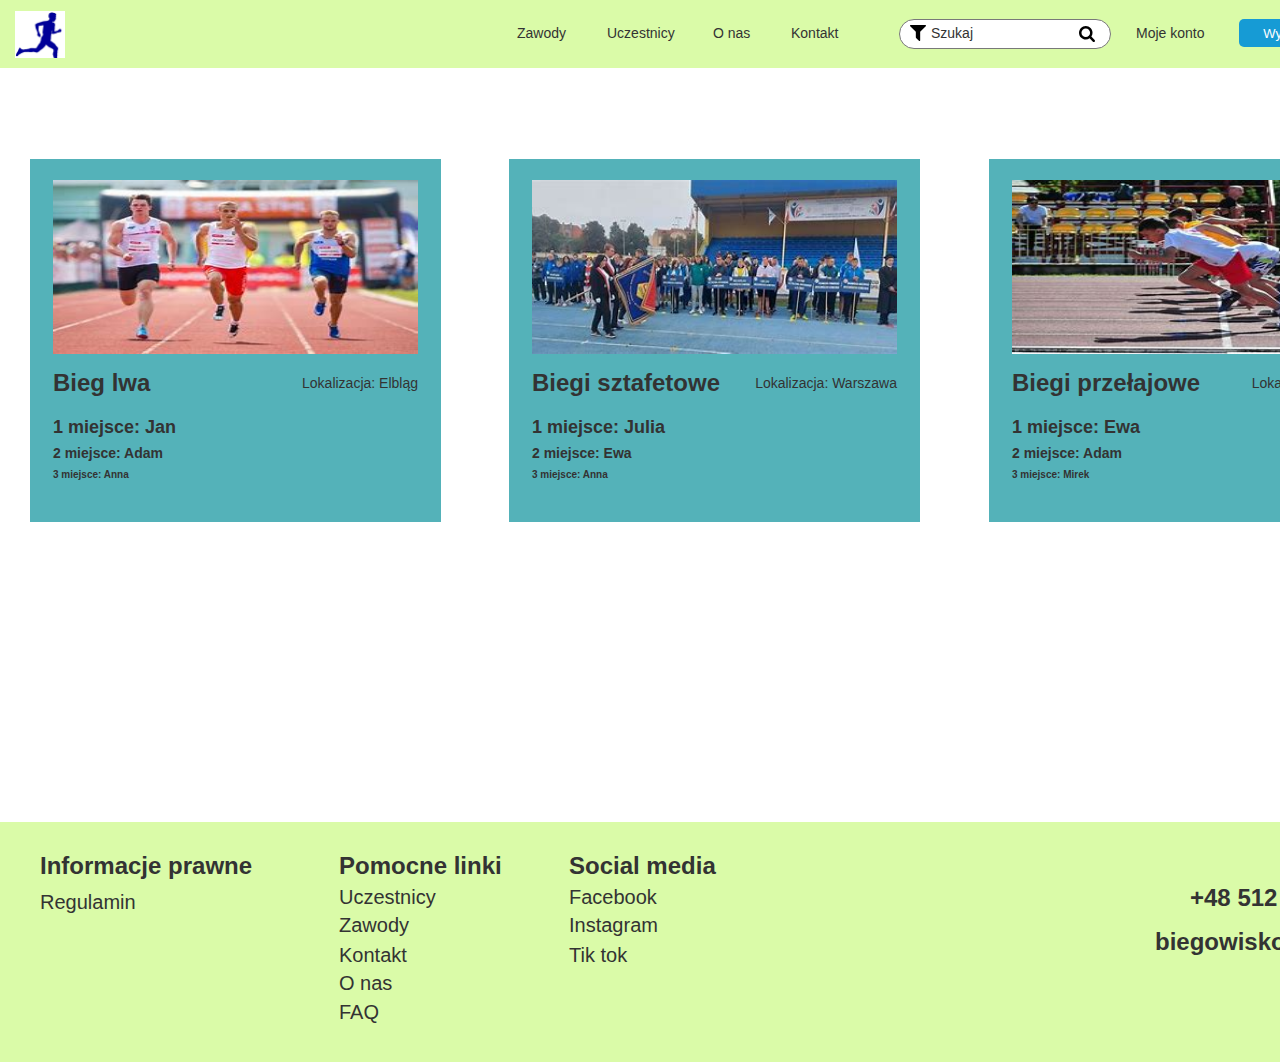
<file: zawody_-_wyniki.html>
﻿<!DOCTYPE html>
<html>
  <head>
    <title>Zawody - wyniki</title>
    <meta http-equiv="X-UA-Compatible" content="IE=edge"/>
    <meta http-equiv="content-type" content="text/html; charset=utf-8"/>
    <link href="resources/css/axure_rp_page.css" type="text/css" rel="stylesheet"/>
    <link href="data/styles.css" type="text/css" rel="stylesheet"/>
    <link href="files/zawody_-_wyniki/styles.css" type="text/css" rel="stylesheet"/>
    <script src="resources/scripts/jquery-3.2.1.min.js"></script>
    <script src="resources/scripts/axure/axQuery.js"></script>
    <script src="resources/scripts/axure/globals.js"></script>
    <script src="resources/scripts/axutils.js"></script>
    <script src="resources/scripts/axure/annotation.js"></script>
    <script src="resources/scripts/axure/axQuery.std.js"></script>
    <script src="resources/scripts/axure/doc.js"></script>
    <script src="resources/scripts/messagecenter.js"></script>
    <script src="resources/scripts/axure/events.js"></script>
    <script src="resources/scripts/axure/recording.js"></script>
    <script src="resources/scripts/axure/action.js"></script>
    <script src="resources/scripts/axure/expr.js"></script>
    <script src="resources/scripts/axure/geometry.js"></script>
    <script src="resources/scripts/axure/flyout.js"></script>
    <script src="resources/scripts/axure/model.js"></script>
    <script src="resources/scripts/axure/repeater.js"></script>
    <script src="resources/scripts/axure/sto.js"></script>
    <script src="resources/scripts/axure/utils.temp.js"></script>
    <script src="resources/scripts/axure/variables.js"></script>
    <script src="resources/scripts/axure/drag.js"></script>
    <script src="resources/scripts/axure/move.js"></script>
    <script src="resources/scripts/axure/visibility.js"></script>
    <script src="resources/scripts/axure/style.js"></script>
    <script src="resources/scripts/axure/adaptive.js"></script>
    <script src="resources/scripts/axure/tree.js"></script>
    <script src="resources/scripts/axure/init.temp.js"></script>
    <script src="resources/scripts/axure/legacy.js"></script>
    <script src="resources/scripts/axure/viewer.js"></script>
    <script src="resources/scripts/axure/math.js"></script>
    <script src="resources/scripts/axure/jquery.nicescroll.min.js"></script>
    <script src="data/document.js"></script>
    <script src="files/zawody_-_wyniki/data.js"></script>
    <script type="text/javascript">
      $axure.utils.getTransparentGifPath = function() { return 'resources/images/transparent.gif'; };
      $axure.utils.getOtherPath = function() { return 'resources/Other.html'; };
      $axure.utils.getReloadPath = function() { return 'resources/reload.html'; };
    </script>
  </head>
  <body>
    <div id="base" class="">

      <!-- Unnamed (Rectangle) -->
      <div id="u207" class="ax_default box_2">
        <div id="u207_div" class=""></div>
        <div id="u207_text" class="text " style="display:none; visibility: hidden">
          <p></p>
        </div>
      </div>

      <!-- Unnamed (Rectangle) -->
      <div id="u208" class="ax_default heading_2">
        <div id="u208_div" class=""></div>
        <div id="u208_text" class="text ">
          <p><span>Bieg lwa</span></p>
        </div>
      </div>

      <!-- Unnamed (Rectangle) -->
      <div id="u209" class="ax_default label">
        <div id="u209_div" class=""></div>
        <div id="u209_text" class="text ">
          <p><span>Lokalizacja: Elbląg</span></p>
        </div>
      </div>

      <!-- Unnamed (Rectangle) -->
      <div id="u210" class="ax_default box_2">
        <div id="u210_div" class=""></div>
        <div id="u210_text" class="text " style="display:none; visibility: hidden">
          <p></p>
        </div>
      </div>

      <!-- Unnamed (Rectangle) -->
      <div id="u211" class="ax_default heading_2">
        <div id="u211_div" class=""></div>
        <div id="u211_text" class="text ">
          <p><span>Biegi sztafetowe</span></p>
        </div>
      </div>

      <!-- Unnamed (Rectangle) -->
      <div id="u212" class="ax_default label">
        <div id="u212_div" class=""></div>
        <div id="u212_text" class="text ">
          <p><span>Lokalizacja: Warszawa</span></p>
        </div>
      </div>

      <!-- Unnamed (Rectangle) -->
      <div id="u213" class="ax_default box_2">
        <div id="u213_div" class=""></div>
        <div id="u213_text" class="text " style="display:none; visibility: hidden">
          <p></p>
        </div>
      </div>

      <!-- Unnamed (Rectangle) -->
      <div id="u214" class="ax_default heading_2">
        <div id="u214_div" class=""></div>
        <div id="u214_text" class="text ">
          <p><span>Biegi przełajowe</span></p>
        </div>
      </div>

      <!-- Unnamed (Rectangle) -->
      <div id="u215" class="ax_default label">
        <div id="u215_div" class=""></div>
        <div id="u215_text" class="text ">
          <p><span>Lokalizacja: Gdańsk</span></p>
        </div>
      </div>

      <!-- Unnamed (nav-zalogowany) -->

      <!-- Unnamed (Rectangle) -->
      <div id="u217" class="ax_default box_2">
        <div id="u217_div" class=""></div>
        <div id="u217_text" class="text " style="display:none; visibility: hidden">
          <p></p>
        </div>
      </div>

      <!-- Unnamed (Rectangle) -->
      <div id="u218" class="ax_default label">
        <div id="u218_div" class=""></div>
        <div id="u218_text" class="text ">
          <p><span>Moje konto</span></p>
        </div>
      </div>

      <!-- Unnamed (Rectangle) -->
      <div id="u219" class="ax_default primary_button">
        <div id="u219_div" class=""></div>
        <div id="u219_text" class="text ">
          <p><span>Wyloguj sie</span></p>
        </div>
      </div>

      <!-- Unnamed (Rectangle) -->
      <div id="u220" class="ax_default label">
        <div id="u220_div" class=""></div>
        <div id="u220_text" class="text ">
          <p><span>Zawody</span></p>
        </div>
      </div>

      <!-- Unnamed (Rectangle) -->
      <div id="u221" class="ax_default label">
        <div id="u221_div" class=""></div>
        <div id="u221_text" class="text ">
          <p><span>Uczestnicy</span></p>
        </div>
      </div>

      <!-- Unnamed (Rectangle) -->
      <div id="u222" class="ax_default label">
        <div id="u222_div" class=""></div>
        <div id="u222_text" class="text ">
          <p><span>O nas</span></p>
        </div>
      </div>

      <!-- Unnamed (Rectangle) -->
      <div id="u223" class="ax_default label">
        <div id="u223_div" class=""></div>
        <div id="u223_text" class="text ">
          <p><span>Kontakt</span></p>
        </div>
      </div>

      <!-- Unnamed (Rectangle) -->
      <div id="u224" class="ax_default box_1">
        <div id="u224_div" class=""></div>
        <div id="u224_text" class="text " style="display:none; visibility: hidden">
          <p></p>
        </div>
      </div>

      <!-- Unnamed (Rectangle) -->
      <div id="u225" class="ax_default label">
        <div id="u225_div" class=""></div>
        <div id="u225_text" class="text ">
          <p><span>Szukaj</span></p>
        </div>
      </div>

      <!-- Unnamed (Shape) -->
      <div id="u226" class="ax_default icon">
        <img id="u226_img" class="img " src="images/glowna_-_zalogowany/u15.svg"/>
        <div id="u226_text" class="text " style="display:none; visibility: hidden">
          <p></p>
        </div>
      </div>

      <!-- Unnamed (Shape) -->
      <div id="u227" class="ax_default icon">
        <img id="u227_img" class="img " src="images/glowna_-_zalogowany/u16.svg"/>
        <div id="u227_text" class="text " style="display:none; visibility: hidden">
          <p></p>
        </div>
      </div>

      <!-- Unnamed (Image) -->
      <div id="u228" class="ax_default image">
        <img id="u228_img" class="img " src="images/glowna_-_zalogowany/u17.png"/>
        <div id="u228_text" class="text " style="display:none; visibility: hidden">
          <p></p>
        </div>
      </div>
      <div id="u216" style="display:none; visibility:hidden;"></div>

      <!-- Unnamed (Image) -->
      <div id="u229" class="ax_default image">
        <img id="u229_img" class="img " src="images/aktualne_zawody_-_podstrona/u188.png"/>
        <div id="u229_text" class="text " style="display:none; visibility: hidden">
          <p></p>
        </div>
      </div>

      <!-- Unnamed (Image) -->
      <div id="u230" class="ax_default image">
        <img id="u230_img" class="img " src="images/aktualne_zawody_-_podstrona/u189.png"/>
        <div id="u230_text" class="text " style="display:none; visibility: hidden">
          <p></p>
        </div>
      </div>

      <!-- Unnamed (Image) -->
      <div id="u231" class="ax_default image">
        <img id="u231_img" class="img " src="images/aktualne_zawody_-_podstrona/u190.png"/>
        <div id="u231_text" class="text " style="display:none; visibility: hidden">
          <p></p>
        </div>
      </div>

      <!-- Unnamed (stopka) -->

      <!-- Unnamed (Rectangle) -->
      <div id="u233" class="ax_default box_2">
        <div id="u233_div" class=""></div>
        <div id="u233_text" class="text " style="display:none; visibility: hidden">
          <p></p>
        </div>
      </div>

      <!-- Unnamed (Rectangle) -->
      <div id="u234" class="ax_default label">
        <div id="u234_div" class=""></div>
        <div id="u234_text" class="text ">
          <p><span>Zawody</span></p>
        </div>
      </div>

      <!-- Unnamed (Rectangle) -->
      <div id="u235" class="ax_default label">
        <div id="u235_div" class=""></div>
        <div id="u235_text" class="text ">
          <p><span>Uczestnicy</span></p>
        </div>
      </div>

      <!-- Unnamed (Rectangle) -->
      <div id="u236" class="ax_default label">
        <div id="u236_div" class=""></div>
        <div id="u236_text" class="text ">
          <p><span>O nas</span></p>
        </div>
      </div>

      <!-- Unnamed (Rectangle) -->
      <div id="u237" class="ax_default label">
        <div id="u237_div" class=""></div>
        <div id="u237_text" class="text ">
          <p><span>Kontakt</span></p>
        </div>
      </div>

      <!-- Unnamed (Rectangle) -->
      <div id="u238" class="ax_default heading_3">
        <div id="u238_div" class=""></div>
        <div id="u238_text" class="text ">
          <p><span>Informacje prawne</span></p>
        </div>
      </div>

      <!-- Unnamed (Rectangle) -->
      <div id="u239" class="ax_default heading_3">
        <div id="u239_div" class=""></div>
        <div id="u239_text" class="text ">
          <p><span>Pomocne linki</span></p>
        </div>
      </div>

      <!-- Unnamed (Rectangle) -->
      <div id="u240" class="ax_default label">
        <div id="u240_div" class=""></div>
        <div id="u240_text" class="text ">
          <p><span>Regulamin</span></p>
        </div>
      </div>

      <!-- Unnamed (Rectangle) -->
      <div id="u241" class="ax_default label">
        <div id="u241_div" class=""></div>
        <div id="u241_text" class="text ">
          <p><span>FAQ</span></p>
        </div>
      </div>

      <!-- Unnamed (Rectangle) -->
      <div id="u242" class="ax_default label">
        <div id="u242_div" class=""></div>
        <div id="u242_text" class="text ">
          <p><span>Instagram</span></p>
        </div>
      </div>

      <!-- Unnamed (Rectangle) -->
      <div id="u243" class="ax_default label">
        <div id="u243_div" class=""></div>
        <div id="u243_text" class="text ">
          <p><span>Facebook</span></p>
        </div>
      </div>

      <!-- Unnamed (Rectangle) -->
      <div id="u244" class="ax_default label">
        <div id="u244_div" class=""></div>
        <div id="u244_text" class="text ">
          <p><span>Tik tok</span></p>
        </div>
      </div>

      <!-- Unnamed (Rectangle) -->
      <div id="u245" class="ax_default heading_3">
        <div id="u245_div" class=""></div>
        <div id="u245_text" class="text ">
          <p><span>Social media</span></p>
        </div>
      </div>

      <!-- Unnamed (Rectangle) -->
      <div id="u246" class="ax_default heading_3">
        <div id="u246_div" class=""></div>
        <div id="u246_text" class="text ">
          <p><span>+48 512 612 856</span></p>
        </div>
      </div>

      <!-- Unnamed (Rectangle) -->
      <div id="u247" class="ax_default heading_3">
        <div id="u247_div" class=""></div>
        <div id="u247_text" class="text ">
          <p><span>biegowisko@wp.pl</span></p>
        </div>
      </div>
      <div id="u232" style="display:none; visibility:hidden;"></div>

      <!-- Unnamed (Rectangle) -->
      <div id="u248" class="ax_default heading_3">
        <div id="u248_div" class=""></div>
        <div id="u248_text" class="text ">
          <p><span>1 miejsce: Jan </span></p>
        </div>
      </div>

      <!-- Unnamed (Rectangle) -->
      <div id="u249" class="ax_default heading_3">
        <div id="u249_div" class=""></div>
        <div id="u249_text" class="text ">
          <p><span>2 miejsce: Adam</span></p>
        </div>
      </div>

      <!-- Unnamed (Rectangle) -->
      <div id="u250" class="ax_default heading_3">
        <div id="u250_div" class=""></div>
        <div id="u250_text" class="text ">
          <p><span>3 miejsce: Anna</span></p>
        </div>
      </div>

      <!-- Unnamed (Rectangle) -->
      <div id="u251" class="ax_default heading_3">
        <div id="u251_div" class=""></div>
        <div id="u251_text" class="text ">
          <p><span>1 miejsce: Julia</span></p>
        </div>
      </div>

      <!-- Unnamed (Rectangle) -->
      <div id="u252" class="ax_default heading_3">
        <div id="u252_div" class=""></div>
        <div id="u252_text" class="text ">
          <p><span>2 miejsce: Ewa</span></p>
        </div>
      </div>

      <!-- Unnamed (Rectangle) -->
      <div id="u253" class="ax_default heading_3">
        <div id="u253_div" class=""></div>
        <div id="u253_text" class="text ">
          <p><span>3 miejsce: Anna</span></p>
        </div>
      </div>

      <!-- Unnamed (Rectangle) -->
      <div id="u254" class="ax_default heading_3">
        <div id="u254_div" class=""></div>
        <div id="u254_text" class="text ">
          <p><span>1 miejsce: Ewa</span></p>
        </div>
      </div>

      <!-- Unnamed (Rectangle) -->
      <div id="u255" class="ax_default heading_3">
        <div id="u255_div" class=""></div>
        <div id="u255_text" class="text ">
          <p><span>2 miejsce: Adam</span></p>
        </div>
      </div>

      <!-- Unnamed (Rectangle) -->
      <div id="u256" class="ax_default heading_3">
        <div id="u256_div" class=""></div>
        <div id="u256_text" class="text ">
          <p><span>3 miejsce: Mirek</span></p>
        </div>
      </div>
    </div>
    <script src="resources/scripts/axure/ios.js"></script>
  </body>
</html>
</file>
<file: resources/css/axure_rp_page.css>
﻿/* so the window resize fires within a frame in IE7 */
html, body {
    height: 100%;
}

.mobileFrameCursor div * {
    cursor: inherit !important;
}

a {
    color: inherit;
}

p {
    margin: 0px;
    text-rendering: optimizeLegibility;
    font-feature-settings: "kern" 1;
    -webkit-font-feature-settings: "kern";
    -moz-font-feature-settings: "kern";
    -moz-font-feature-settings: "kern=1";
    font-kerning: normal;
}

ul {
    margin:0px;
}

iframe {
    background: #FFFFFF;
}

/* to match IE with C, FF */
input {
    padding: 1px 0px 1px 0px;
    box-sizing: border-box;
    -moz-box-sizing: border-box;
}

input[type=text]::-ms-clear {
    width: 0;
    height: 0;
    display: none;
}

textarea {
    margin: 0px;
    box-sizing: border-box;
    -moz-box-sizing: border-box;
}

.focused:focus, .selectedFocused:focus {
    outline: none;
}

div.intcases {
    font-family: arial; 
    font-size: 12px;
    text-align:left; 
    border:1px solid #AAA; 
    background:#FFF none repeat scroll 0% 0%; 
    z-index:9999; 
    visibility:hidden; 
    position:absolute;
    padding: 0px;
    border-radius: 3px;
    white-space: nowrap;
}

div.intcaselink {
    cursor: pointer;
    padding: 3px 8px 3px 8px;
    margin: 5px;
    background:#EEE none repeat scroll 0% 0%; 
    border:1px solid #AAA;
    border-radius: 3px;
}

div.refpageimage {
    position: absolute;
    left: 0px;
    top: 0px;
    font-size: 0px;
    width: 16px;
    height: 16px;
    cursor: pointer;
    background-image: url(images/newwindow.gif);
    background-repeat: no-repeat;
}

div.annnoteimage {
    position: absolute;
    left: 0px;
    top: 0px;
    font-size: 0px;
    /*width: 16px;
    height: 12px;*/
    cursor: help;
    /*background-image: url(images/note.gif);*/
    /*background-repeat: no-repeat;*/
    width: 13px;
    height: 12px;
    padding-top: 1px;
    text-align: center;
    background-color: #138CDD;
    -moz-box-shadow: 1px 1px 3px #aaa;
    -webkit-box-shadow: 1px 1px 3px #aaa;
    box-shadow: 1px 1px 3px #aaa;
}

div.annnoteline {
    display: inline-block;
    width: 9px;
    height: 1px;
    border-bottom: 1px solid white;
    margin-top: 1px;
}

div.annnotelabel {
    /*position: absolute;
    left: 0px;
    top: 0px;*/
    font-family: Helvetica,Arial;
    white-space: nowrap;
    
    padding-top: 1px;
    background-color: #fff849;
    font-size: 10px;
    font-weight: bold;
    line-height: 14px;
    margin-right: 3px;
    padding: 0px 4px;
    color: #000;

    -moz-box-shadow: 1px 1px 3px #aaa;
    -webkit-box-shadow: 1px 1px 3px #aaa;
    box-shadow: 1px 1px 3px #aaa;
}

div.annnote {
    display: flex;
    position: absolute;
    cursor: help;
    line-height: 14px;
}

.annotation {
    font-size: 12px;
    padding-left: 2px;
    margin-bottom: 5px;
}

.annotationName {
    /*font-size: 13px;
    font-weight: bold;
    margin-bottom: 3px;
    white-space: nowrap;*/

    font-family: 'Trebuchet MS';
    font-size: 14px;
    font-weight: bold;
    margin-bottom: 5px;
    white-space: nowrap;
}

.annotationValue {
    font-family: Arial, Helvetica, Sans-Serif;
    font-size: 12px;
    color: #4a4a4a;
    line-height: 21px;
    margin-bottom: 20px;
}

.noteLink {
    text-decoration: inherit;
    color: inherit;
}

.noteLink:hover {
    background-color: white;
}

/* this is a fix for the issue where dialogs jump around and takes the text-align from the body */
.dialogFix {
    position:absolute;
    text-align:left;
    border: 1px solid #8f949a;
}


@keyframes pulsate {
  from {
    box-shadow: 0 0 10px #15d6ba;
  }
  to {
    box-shadow: 0 0 20px #15d6ba;
  }
}

@-webkit-keyframes pulsate {
  from {
    -webkit-box-shadow: 0 0 10px #15d6ba;
    box-shadow: 0 0 10px #15d6ba;
  }
  to {
    -webkit-box-shadow: 0 0 20px #15d6ba;
    box-shadow: 0 0 20px #15d6ba;
  }
}
 
@-moz-keyframes pulsate {
  from {
    -moz-box-shadow: 0 0 10px #15d6ba;
    box-shadow: 0 0 10px #15d6ba;
  }
  to {
    -moz-box-shadow: 0 0 20px #15d6ba;
    box-shadow: 0 0 20px #15d6ba;
  }
}

.legacyPulsateBorder {
    /*border: 5px solid #15d6ba;
    margin: -5px;*/
    -moz-box-shadow: 0 0 10px 3px #15d6ba;
    box-shadow: 0 0 10px 3px #15d6ba;
}

.pulsateBorder {
  animation-name: pulsate;
  animation-timing-function: ease-in-out;
  animation-duration: 0.9s;
  animation-iteration-count: infinite;
  animation-direction: alternate;
  
  -webkit-animation-name: pulsate;
  -webkit-animation-timing-function: ease-in-out;
  -webkit-animation-duration: 0.9s;
  -webkit-animation-iteration-count: infinite;
  -webkit-animation-direction: alternate;

  -moz-animation-name: pulsate;
  -moz-animation-timing-function: ease-in-out;
  -moz-animation-duration: 0.9s;
  -moz-animation-iteration-count: infinite;
  -moz-animation-direction: alternate;
}

.ax_default_hidden, .ax_default_unplaced{
    display: none;
    visibility: hidden;
}

.widgetNoteSelected {
    -moz-box-shadow: 0 0 10px 3px #138CDD;
    box-shadow: 0 0 10px 3px #138CDD;
    /*-moz-box-shadow: 0 0 20px #3915d6;
    box-shadow: 0 0 20px #3915d6;*/
    /*border: 3px solid #3915d6;*/
    /*margin: -3px;*/
}


.singleImg {
    display: none;
    visibility: hidden;
}

#ios-safari {
    overflow: auto;
    -webkit-overflow-scrolling: touch;
}

#ios-safari-html {
    display: block;
    overflow: auto;
    -webkit-overflow-scrolling: touch;
    position: absolute;
    top: 0;
    left: 0;
    right: 0;
    bottom: 0;
}

#ios-safari-fixed {
    position: absolute;
    pointer-events: none;
    width: initial;
}

#ios-safari-fixed div {
    pointer-events: auto;
}
</file>
<file: data/styles.css>
﻿.ax_default {
  font-family:'Arial Normalny', 'Arial', sans-serif;
  font-weight:400;
  font-style:normal;
  font-size:13px;
  letter-spacing:normal;
  color:#333333;
  vertical-align:none;
  text-align:center;
  line-height:normal;
  text-transform:none;
}
.placeholder {
}
.primary_button {
  color:#FFFFFF;
}
.shape {
}
.heading_1 {
  font-family:'Arial Normalny', 'Arial', sans-serif;
  font-weight:bold;
  font-style:normal;
  font-size:32px;
  text-align:left;
}
.heading_2 {
  font-family:'Arial Normalny', 'Arial', sans-serif;
  font-weight:bold;
  font-style:normal;
  font-size:24px;
  text-align:left;
}
.heading_3 {
  font-family:'Arial Normalny', 'Arial', sans-serif;
  font-weight:bold;
  font-style:normal;
  font-size:18px;
  text-align:left;
}
.heading_4 {
  font-family:'Arial Normalny', 'Arial', sans-serif;
  font-weight:bold;
  font-style:normal;
  font-size:14px;
  text-align:left;
}
.heading_5 {
  font-family:'Arial Normalny', 'Arial', sans-serif;
  font-weight:bold;
  font-style:normal;
  text-align:left;
}
.heading_6 {
  font-family:'Arial Normalny', 'Arial', sans-serif;
  font-weight:bold;
  font-style:normal;
  font-size:10px;
  text-align:left;
}
.paragraph {
  text-align:left;
}
.arrow {
}
.text_area {
  color:#000000;
  text-align:left;
}
.droplist {
  color:#000000;
  text-align:left;
}
.table_cell {
}
.connector {
}
.form_hint {
  color:#999999;
}
.form_disabled {
}
.box_3 {
}
.box_2 {
}
.shape1 {
}
.ellipse {
}
.icon {
}
.image {
}
.button {
}
.line {
}
.link_button {
  color:#169BD5;
}
.text_field {
  color:#000000;
  text-align:left;
}
.flow_shape {
}
.box_1 {
}
.checkbox {
  text-align:left;
}
.radio_button {
  text-align:left;
}
.label {
  font-size:14px;
  text-align:left;
}
.text_link {
  color:#0000FF;
}
.text_link_mouse_over {
}
.text_link_mouse_down {
}
.flow_shape1 {
}
textarea, select, input, button { outline: none; }
</file>
<file: files/index/styles.css>
﻿body {
  margin:0px;
  background-image:none;
  position:relative;
  left:0px;
  width:1434px;
  margin-left:auto;
  margin-right:auto;
  text-align:left;
}
.form_sketch {
  border-color:transparent;
  background-color:transparent;
}
#base {
  position:absolute;
  z-index:0;
}
#u1 {
  border-width:0px;
  position:absolute;
  left:0px;
  top:0px;
  width:0px;
  height:0px;
}
#u2_div {
  border-width:0px;
  position:absolute;
  left:0px;
  top:0px;
  width:1434px;
  height:85px;
  background:inherit;
  background-color:rgba(242, 242, 242, 0);
  box-sizing:border-box;
  border-width:1px;
  border-style:solid;
  border-color:rgba(0, 0, 0, 1);
  border-radius:5px;
  -moz-box-shadow:none;
  -webkit-box-shadow:none;
  box-shadow:none;
  color:#000000;
}
#u2 {
  border-width:0px;
  position:absolute;
  left:0px;
  top:0px;
  width:1434px;
  height:85px;
  display:flex;
  color:#000000;
}
#u2 .text {
  position:absolute;
  align-self:center;
  padding:2px 2px 2px 2px;
  box-sizing:border-box;
  width:100%;
}
#u2_text {
  border-width:0px;
  word-wrap:break-word;
  text-transform:none;
  visibility:hidden;
}
#u3_img {
  border-width:0px;
  position:absolute;
  left:0px;
  top:0px;
  width:144px;
  height:51px;
}
#u3 {
  border-width:0px;
  position:absolute;
  left:29px;
  top:17px;
  width:144px;
  height:51px;
  display:flex;
  color:#000000;
}
#u3 .text {
  position:absolute;
  align-self:center;
  padding:2px 2px 2px 2px;
  box-sizing:border-box;
  width:100%;
}
#u3_text {
  border-width:0px;
  word-wrap:break-word;
  text-transform:none;
  visibility:hidden;
}
#u4_div {
  border-width:0px;
  position:absolute;
  left:0px;
  top:0px;
  width:129px;
  height:18px;
  background:inherit;
  background-color:rgba(255, 255, 255, 0);
  border:none;
  border-radius:0px;
  -moz-box-shadow:none;
  -webkit-box-shadow:none;
  box-shadow:none;
  font-family:'Arial Normalny', 'Arial', sans-serif;
  font-weight:400;
  font-style:normal;
  font-size:16px;
  color:#000000;
}
#u4 {
  border-width:0px;
  position:absolute;
  left:206px;
  top:32px;
  width:129px;
  height:18px;
  display:flex;
  font-family:'Arial Normalny', 'Arial', sans-serif;
  font-weight:400;
  font-style:normal;
  font-size:16px;
  color:#000000;
}
#u4 .text {
  position:absolute;
  align-self:flex-start;
  padding:0px 0px 0px 0px;
  box-sizing:border-box;
  width:100%;
}
#u4_div.mouseOver {
  border-width:0px;
  position:absolute;
  left:0px;
  top:0px;
  width:129px;
  height:18px;
  background:inherit;
  background-color:rgba(255, 255, 255, 0);
  border:none;
  border-radius:0px;
  -moz-box-shadow:none;
  -webkit-box-shadow:none;
  box-shadow:none;
  font-family:'Arial Normalny', 'Arial', sans-serif;
  font-weight:400;
  font-style:normal;
  font-size:16px;
  color:#000000;
}
#u4.mouseOver {
}
#u4_text {
  border-width:0px;
  word-wrap:break-word;
  text-transform:none;
}
#u5_div {
  border-width:0px;
  position:absolute;
  left:0px;
  top:0px;
  width:84px;
  height:18px;
  background:inherit;
  background-color:rgba(255, 255, 255, 0);
  border:none;
  border-radius:0px;
  -moz-box-shadow:none;
  -webkit-box-shadow:none;
  box-shadow:none;
  font-family:'Arial Normalny', 'Arial', sans-serif;
  font-weight:400;
  font-style:normal;
  font-size:16px;
  color:#000000;
}
#u5 {
  border-width:0px;
  position:absolute;
  left:378px;
  top:32px;
  width:84px;
  height:18px;
  display:flex;
  font-family:'Arial Normalny', 'Arial', sans-serif;
  font-weight:400;
  font-style:normal;
  font-size:16px;
  color:#000000;
}
#u5 .text {
  position:absolute;
  align-self:flex-start;
  padding:0px 0px 0px 0px;
  box-sizing:border-box;
  width:100%;
}
#u5_div.mouseOver {
  border-width:0px;
  position:absolute;
  left:0px;
  top:0px;
  width:84px;
  height:18px;
  background:inherit;
  background-color:rgba(255, 255, 255, 0);
  border:none;
  border-radius:0px;
  -moz-box-shadow:none;
  -webkit-box-shadow:none;
  box-shadow:none;
  font-family:'Arial Normalny', 'Arial', sans-serif;
  font-weight:400;
  font-style:normal;
  font-size:16px;
  color:#000000;
}
#u5.mouseOver {
}
#u5_text {
  border-width:0px;
  word-wrap:break-word;
  text-transform:none;
}
#u6_input {
  position:absolute;
  left:0px;
  top:0px;
  width:287px;
  height:40px;
  padding:10px 10px 10px 10px;
  font-family:'Arial Normalny', 'Arial', sans-serif;
  font-weight:400;
  font-style:normal;
  font-size:13px;
  letter-spacing:normal;
  color:#000000;
  vertical-align:none;
  text-align:left;
  text-transform:none;
  background-color:transparent;
  border-color:transparent;
}
#u6_input.focused {
  position:absolute;
  left:0px;
  top:0px;
  width:287px;
  height:40px;
  padding:10px 10px 10px 10px;
  font-family:'Arial Normalny', 'Arial', sans-serif;
  font-weight:400;
  font-style:normal;
  font-size:13px;
  letter-spacing:normal;
  color:#000000;
  vertical-align:none;
  text-align:left;
  text-transform:none;
  background-color:transparent;
  border-color:transparent;
}
#u6_input.disabled {
  position:absolute;
  left:0px;
  top:0px;
  width:287px;
  height:40px;
  padding:10px 10px 10px 10px;
  font-family:'Arial Normalny', 'Arial', sans-serif;
  font-weight:400;
  font-style:normal;
  font-size:13px;
  letter-spacing:normal;
  color:#000000;
  vertical-align:none;
  text-align:left;
  text-transform:none;
  background-color:transparent;
  border-color:transparent;
}
#u6_div {
  border-width:0px;
  position:absolute;
  left:0px;
  top:0px;
  width:287px;
  height:40px;
  background:inherit;
  background-color:rgba(255, 255, 255, 1);
  box-sizing:border-box;
  border-width:1px;
  border-style:solid;
  border-color:rgba(0, 0, 0, 1);
  border-radius:5px;
  -moz-box-shadow:none;
  -webkit-box-shadow:none;
  box-shadow:none;
}
#u6 {
  border-width:0px;
  position:absolute;
  left:974px;
  top:21px;
  width:287px;
  height:40px;
  display:flex;
}
#u6 .text {
  position:absolute;
  align-self:center;
  padding:10px 10px 10px 10px;
  box-sizing:border-box;
  width:100%;
}
#u6_div.focused {
  border-width:0px;
  position:absolute;
  left:0px;
  top:0px;
  width:287px;
  height:40px;
  background:inherit;
  background-color:rgba(255, 255, 255, 1);
  box-sizing:border-box;
  border-width:1px;
  border-style:solid;
  border-color:rgba(51, 51, 51, 1);
  border-radius:5px;
  -moz-box-shadow:none;
  -webkit-box-shadow:none;
  box-shadow:none;
}
#u6.focused {
}
#u6_div.disabled {
  border-width:0px;
  position:absolute;
  left:0px;
  top:0px;
  width:287px;
  height:40px;
  background:inherit;
  background-color:rgba(240, 240, 240, 1);
  box-sizing:border-box;
  border-width:1px;
  border-style:solid;
  border-color:rgba(0, 0, 0, 1);
  border-radius:5px;
  -moz-box-shadow:none;
  -webkit-box-shadow:none;
  box-shadow:none;
}
#u6.disabled {
}
#u7_img {
  border-width:0px;
  position:absolute;
  left:0px;
  top:0px;
  width:22px;
  height:16px;
}
#u7 {
  border-width:0px;
  position:absolute;
  left:1224px;
  top:33px;
  width:22px;
  height:16px;
  display:flex;
  color:#000000;
}
#u7 .text {
  position:absolute;
  align-self:center;
  padding:2px 2px 2px 2px;
  box-sizing:border-box;
  width:100%;
}
#u7_text {
  border-width:0px;
  word-wrap:break-word;
  text-transform:none;
  visibility:hidden;
}
#u8_img {
  border-width:0px;
  position:absolute;
  left:0px;
  top:0px;
  width:34px;
  height:20px;
}
#u8 {
  border-width:0px;
  position:absolute;
  left:1304px;
  top:33px;
  width:34px;
  height:20px;
  display:flex;
  color:#000000;
}
#u8 .text {
  position:absolute;
  align-self:center;
  padding:2px 2px 2px 2px;
  box-sizing:border-box;
  width:100%;
}
#u8_img.mouseOver {
}
#u8.mouseOver {
}
#u8_text {
  border-width:0px;
  word-wrap:break-word;
  text-transform:none;
  visibility:hidden;
}
#u9_img {
  border-width:0px;
  position:absolute;
  left:0px;
  top:0px;
  width:24px;
  height:20px;
}
#u9 {
  border-width:0px;
  position:absolute;
  left:1382px;
  top:31px;
  width:24px;
  height:20px;
  display:flex;
  color:#000000;
}
#u9 .text {
  position:absolute;
  align-self:center;
  padding:2px 2px 2px 2px;
  box-sizing:border-box;
  width:100%;
}
#u9_img.mouseOver {
}
#u9.mouseOver {
}
#u9_text {
  border-width:0px;
  word-wrap:break-word;
  text-transform:none;
  visibility:hidden;
}
#u10 {
  border-width:0px;
  position:absolute;
  left:0px;
  top:0px;
  width:0px;
  height:0px;
}
#u11_img {
  border-width:0px;
  position:absolute;
  left:0px;
  top:0px;
  width:12px;
  height:8px;
}
#u11 {
  border-width:0px;
  position:absolute;
  left:592px;
  top:37px;
  width:12px;
  height:8px;
  display:flex;
  -webkit-transform:rotate(180deg);
  -moz-transform:rotate(180deg);
  -ms-transform:rotate(180deg);
  transform:rotate(180deg);
  color:#000000;
}
#u11 .text {
  position:absolute;
  align-self:center;
  padding:2px 2px 2px 2px;
  box-sizing:border-box;
  width:100%;
}
#u11_text {
  border-width:0px;
  word-wrap:break-word;
  text-transform:none;
  visibility:hidden;
}
#u12_div {
  border-width:0px;
  position:absolute;
  left:0px;
  top:0px;
  width:106px;
  height:18px;
  background:inherit;
  background-color:rgba(255, 255, 255, 0);
  border:none;
  border-radius:0px;
  -moz-box-shadow:none;
  -webkit-box-shadow:none;
  box-shadow:none;
  font-family:'Arial Normalny', 'Arial', sans-serif;
  font-weight:400;
  font-style:normal;
  font-size:16px;
  color:#000000;
}
#u12 {
  border-width:0px;
  position:absolute;
  left:497px;
  top:32px;
  width:106px;
  height:18px;
  display:flex;
  font-family:'Arial Normalny', 'Arial', sans-serif;
  font-weight:400;
  font-style:normal;
  font-size:16px;
  color:#000000;
}
#u12 .text {
  position:absolute;
  align-self:flex-start;
  padding:0px 0px 0px 0px;
  box-sizing:border-box;
  width:100%;
}
#u12_div.mouseOver {
  border-width:0px;
  position:absolute;
  left:0px;
  top:0px;
  width:106px;
  height:18px;
  background:inherit;
  background-color:rgba(255, 255, 255, 0);
  border:none;
  border-radius:0px;
  -moz-box-shadow:none;
  -webkit-box-shadow:none;
  box-shadow:none;
  font-family:'Arial Normalny', 'Arial', sans-serif;
  font-weight:400;
  font-style:normal;
  font-size:16px;
  color:#000000;
}
#u12.mouseOver {
}
#u12_text {
  border-width:0px;
  word-wrap:break-word;
  text-transform:none;
}
#u13_img {
  border-width:0px;
  position:absolute;
  left:0px;
  top:0px;
  width:18px;
  height:17px;
}
#u13 {
  border-width:0px;
  position:absolute;
  left:186px;
  top:32px;
  width:18px;
  height:17px;
  display:flex;
  color:#000000;
}
#u13 .text {
  position:absolute;
  align-self:center;
  padding:2px 2px 2px 2px;
  box-sizing:border-box;
  width:100%;
}
#u13_text {
  border-width:0px;
  word-wrap:break-word;
  text-transform:none;
  visibility:hidden;
}
#u14 {
  border-width:0px;
  position:absolute;
  left:1332px;
  top:70px;
  width:81px;
  height:54px;
  visibility:hidden;
}
#u14_state0 {
  border-width:0px;
  position:absolute;
  left:0px;
  top:0px;
  width:81px;
  height:54px;
  -ms-overflow-x:hidden;
  overflow-x:hidden;
  -ms-overflow-y:hidden;
  overflow-y:hidden;
  background-color:rgba(242, 242, 242, 1);
  background-image:none;
  border:none;
  border-radius:5px;
  -moz-box-shadow:none;
  -webkit-box-shadow:none;
  box-shadow:none;
}
#u14_state0_content {
  border-width:0px;
  position:absolute;
  left:0px;
  top:0px;
  width:1px;
  height:1px;
}
#u15_div {
  border-width:0px;
  position:absolute;
  left:0px;
  top:0px;
  width:60px;
  height:15px;
  background:inherit;
  background-color:rgba(255, 255, 255, 0);
  border:none;
  border-radius:0px;
  -moz-box-shadow:none;
  -webkit-box-shadow:none;
  box-shadow:none;
  font-family:'Arial Normalny', 'Arial', sans-serif;
  font-weight:400;
  font-style:normal;
  font-size:13px;
}
#u15 {
  border-width:0px;
  position:absolute;
  left:10px;
  top:27px;
  width:60px;
  height:15px;
  display:flex;
  font-family:'Arial Normalny', 'Arial', sans-serif;
  font-weight:400;
  font-style:normal;
  font-size:13px;
}
#u15 .text {
  position:absolute;
  align-self:flex-start;
  padding:0px 0px 0px 0px;
  box-sizing:border-box;
  width:100%;
}
#u15_div.mouseOver {
  border-width:0px;
  position:absolute;
  left:0px;
  top:0px;
  width:60px;
  height:15px;
  background:inherit;
  background-color:rgba(255, 255, 255, 0);
  border:none;
  border-radius:0px;
  -moz-box-shadow:none;
  -webkit-box-shadow:none;
  box-shadow:none;
  font-family:'Arial Normalny', 'Arial', sans-serif;
  font-weight:400;
  font-style:normal;
  font-size:13px;
}
#u15.mouseOver {
}
#u15_text {
  border-width:0px;
  white-space:nowrap;
  text-transform:none;
}
#u16_div {
  border-width:0px;
  position:absolute;
  left:0px;
  top:0px;
  width:30px;
  height:15px;
  background:inherit;
  background-color:rgba(255, 255, 255, 0);
  border:none;
  border-radius:0px;
  -moz-box-shadow:none;
  -webkit-box-shadow:none;
  box-shadow:none;
  font-family:'Arial Normalny', 'Arial', sans-serif;
  font-weight:400;
  font-style:normal;
  font-size:13px;
}
#u16 {
  border-width:0px;
  position:absolute;
  left:9px;
  top:4px;
  width:30px;
  height:15px;
  display:flex;
  font-family:'Arial Normalny', 'Arial', sans-serif;
  font-weight:400;
  font-style:normal;
  font-size:13px;
}
#u16 .text {
  position:absolute;
  align-self:flex-start;
  padding:0px 0px 0px 0px;
  box-sizing:border-box;
  width:100%;
}
#u16_div.mouseOver {
  border-width:0px;
  position:absolute;
  left:0px;
  top:0px;
  width:30px;
  height:15px;
  background:inherit;
  background-color:rgba(255, 255, 255, 0);
  border:none;
  border-radius:0px;
  -moz-box-shadow:none;
  -webkit-box-shadow:none;
  box-shadow:none;
  font-family:'Arial Normalny', 'Arial', sans-serif;
  font-weight:400;
  font-style:normal;
  font-size:13px;
}
#u16.mouseOver {
}
#u16_text {
  border-width:0px;
  white-space:nowrap;
  text-transform:none;
}
#u17_img {
  border-width:0px;
  position:absolute;
  left:0px;
  top:0px;
  width:19px;
  height:18px;
}
#u17 {
  border-width:0px;
  position:absolute;
  left:470px;
  top:32px;
  width:19px;
  height:18px;
  display:flex;
}
#u17 .text {
  position:absolute;
  align-self:center;
  padding:2px 2px 2px 2px;
  box-sizing:border-box;
  width:100%;
}
#u17_text {
  border-width:0px;
  word-wrap:break-word;
  text-transform:none;
  visibility:hidden;
}
#u18_img {
  border-width:0px;
  position:absolute;
  left:0px;
  top:0px;
  width:16px;
  height:17px;
}
#u18 {
  border-width:0px;
  position:absolute;
  left:359px;
  top:32px;
  width:16px;
  height:17px;
  display:flex;
}
#u18 .text {
  position:absolute;
  align-self:center;
  padding:2px 2px 2px 2px;
  box-sizing:border-box;
  width:100%;
}
#u18_text {
  border-width:0px;
  word-wrap:break-word;
  text-transform:none;
  visibility:hidden;
}
#u19 {
  border-width:0px;
  position:absolute;
  left:470px;
  top:50px;
  width:127px;
  height:200px;
  visibility:hidden;
}
#u19_state0 {
  border-width:0px;
  position:absolute;
  left:0px;
  top:0px;
  width:127px;
  height:200px;
  -ms-overflow-x:hidden;
  overflow-x:hidden;
  -ms-overflow-y:hidden;
  overflow-y:hidden;
  background-color:rgba(242, 242, 242, 1);
  background-image:none;
  border:none;
  border-radius:5px;
  -moz-box-shadow:none;
  -webkit-box-shadow:none;
  box-shadow:none;
}
#u19_state0_content {
  border-width:0px;
  position:absolute;
  left:0px;
  top:0px;
  width:1px;
  height:1px;
}
#u20_div {
  border-width:0px;
  position:absolute;
  left:0px;
  top:0px;
  width:29px;
  height:15px;
  background:inherit;
  background-color:rgba(255, 255, 255, 0);
  border:none;
  border-radius:0px;
  -moz-box-shadow:none;
  -webkit-box-shadow:none;
  box-shadow:none;
  font-family:'Arial Normalny', 'Arial', sans-serif;
  font-weight:400;
  font-style:normal;
  font-size:13px;
}
#u20 {
  border-width:0px;
  position:absolute;
  left:30px;
  top:160px;
  width:29px;
  height:15px;
  display:flex;
  font-family:'Arial Normalny', 'Arial', sans-serif;
  font-weight:400;
  font-style:normal;
  font-size:13px;
}
#u20 .text {
  position:absolute;
  align-self:flex-start;
  padding:0px 0px 0px 0px;
  box-sizing:border-box;
  width:100%;
}
#u20_div.mouseOver {
  border-width:0px;
  position:absolute;
  left:0px;
  top:0px;
  width:29px;
  height:15px;
  background:inherit;
  background-color:rgba(255, 255, 255, 0);
  border:none;
  border-radius:0px;
  -moz-box-shadow:none;
  -webkit-box-shadow:none;
  box-shadow:none;
  font-family:'Arial Normalny', 'Arial', sans-serif;
  font-weight:400;
  font-style:normal;
  font-size:13px;
}
#u20.mouseOver {
}
#u20_text {
  border-width:0px;
  white-space:nowrap;
  text-transform:none;
}
#u21_div {
  border-width:0px;
  position:absolute;
  left:0px;
  top:0px;
  width:29px;
  height:15px;
  background:inherit;
  background-color:rgba(255, 255, 255, 0);
  border:none;
  border-radius:0px;
  -moz-box-shadow:none;
  -webkit-box-shadow:none;
  box-shadow:none;
  font-family:'Arial Normalny', 'Arial', sans-serif;
  font-weight:400;
  font-style:normal;
  font-size:13px;
}
#u21 {
  border-width:0px;
  position:absolute;
  left:30px;
  top:125px;
  width:29px;
  height:15px;
  display:flex;
  font-family:'Arial Normalny', 'Arial', sans-serif;
  font-weight:400;
  font-style:normal;
  font-size:13px;
}
#u21 .text {
  position:absolute;
  align-self:flex-start;
  padding:0px 0px 0px 0px;
  box-sizing:border-box;
  width:100%;
}
#u21_div.mouseOver {
  border-width:0px;
  position:absolute;
  left:0px;
  top:0px;
  width:29px;
  height:15px;
  background:inherit;
  background-color:rgba(255, 255, 255, 0);
  border:none;
  border-radius:0px;
  -moz-box-shadow:none;
  -webkit-box-shadow:none;
  box-shadow:none;
  font-family:'Arial Normalny', 'Arial', sans-serif;
  font-weight:400;
  font-style:normal;
  font-size:13px;
}
#u21.mouseOver {
}
#u21_text {
  border-width:0px;
  white-space:nowrap;
  text-transform:none;
}
#u22_div {
  border-width:0px;
  position:absolute;
  left:0px;
  top:0px;
  width:29px;
  height:15px;
  background:inherit;
  background-color:rgba(255, 255, 255, 0);
  border:none;
  border-radius:0px;
  -moz-box-shadow:none;
  -webkit-box-shadow:none;
  box-shadow:none;
  font-family:'Arial Normalny', 'Arial', sans-serif;
  font-weight:400;
  font-style:normal;
  font-size:13px;
}
#u22 {
  border-width:0px;
  position:absolute;
  left:30px;
  top:90px;
  width:29px;
  height:15px;
  display:flex;
  font-family:'Arial Normalny', 'Arial', sans-serif;
  font-weight:400;
  font-style:normal;
  font-size:13px;
}
#u22 .text {
  position:absolute;
  align-self:flex-start;
  padding:0px 0px 0px 0px;
  box-sizing:border-box;
  width:100%;
}
#u22_div.mouseOver {
  border-width:0px;
  position:absolute;
  left:0px;
  top:0px;
  width:29px;
  height:15px;
  background:inherit;
  background-color:rgba(255, 255, 255, 0);
  border:none;
  border-radius:0px;
  -moz-box-shadow:none;
  -webkit-box-shadow:none;
  box-shadow:none;
  font-family:'Arial Normalny', 'Arial', sans-serif;
  font-weight:400;
  font-style:normal;
  font-size:13px;
}
#u22.mouseOver {
}
#u22_text {
  border-width:0px;
  white-space:nowrap;
  text-transform:none;
}
#u23_div {
  border-width:0px;
  position:absolute;
  left:0px;
  top:0px;
  width:29px;
  height:15px;
  background:inherit;
  background-color:rgba(255, 255, 255, 0);
  border:none;
  border-radius:0px;
  -moz-box-shadow:none;
  -webkit-box-shadow:none;
  box-shadow:none;
  font-family:'Arial Normalny', 'Arial', sans-serif;
  font-weight:400;
  font-style:normal;
  font-size:13px;
}
#u23 {
  border-width:0px;
  position:absolute;
  left:30px;
  top:55px;
  width:29px;
  height:15px;
  display:flex;
  font-family:'Arial Normalny', 'Arial', sans-serif;
  font-weight:400;
  font-style:normal;
  font-size:13px;
}
#u23 .text {
  position:absolute;
  align-self:flex-start;
  padding:0px 0px 0px 0px;
  box-sizing:border-box;
  width:100%;
}
#u23_div.mouseOver {
  border-width:0px;
  position:absolute;
  left:0px;
  top:0px;
  width:29px;
  height:15px;
  background:inherit;
  background-color:rgba(255, 255, 255, 0);
  border:none;
  border-radius:0px;
  -moz-box-shadow:none;
  -webkit-box-shadow:none;
  box-shadow:none;
  font-family:'Arial Normalny', 'Arial', sans-serif;
  font-weight:400;
  font-style:normal;
  font-size:13px;
}
#u23.mouseOver {
}
#u23_text {
  border-width:0px;
  white-space:nowrap;
  text-transform:none;
}
#u24_div {
  border-width:0px;
  position:absolute;
  left:0px;
  top:0px;
  width:29px;
  height:15px;
  background:inherit;
  background-color:rgba(255, 255, 255, 0);
  border:none;
  border-radius:0px;
  -moz-box-shadow:none;
  -webkit-box-shadow:none;
  box-shadow:none;
  font-family:'Arial Normalny', 'Arial', sans-serif;
  font-weight:400;
  font-style:normal;
  font-size:13px;
}
#u24 {
  border-width:0px;
  position:absolute;
  left:30px;
  top:20px;
  width:29px;
  height:15px;
  display:flex;
  font-family:'Arial Normalny', 'Arial', sans-serif;
  font-weight:400;
  font-style:normal;
  font-size:13px;
}
#u24 .text {
  position:absolute;
  align-self:flex-start;
  padding:0px 0px 0px 0px;
  box-sizing:border-box;
  width:100%;
}
#u24_div.mouseOver {
  border-width:0px;
  position:absolute;
  left:0px;
  top:0px;
  width:29px;
  height:15px;
  background:inherit;
  background-color:rgba(255, 255, 255, 0);
  border:none;
  border-radius:0px;
  -moz-box-shadow:none;
  -webkit-box-shadow:none;
  box-shadow:none;
  font-family:'Arial Normalny', 'Arial', sans-serif;
  font-weight:400;
  font-style:normal;
  font-size:13px;
}
#u24.mouseOver {
}
#u24_text {
  border-width:0px;
  white-space:nowrap;
  text-transform:none;
}
#u25 {
  border-width:0px;
  position:absolute;
  left:0px;
  top:0px;
  width:0px;
  height:0px;
}
#u26 {
  position:absolute;
  left:230px;
  top:384px;
  touch-action:pan-y;
}
#u26_state0 {
  position:relative;
  left:0px;
  top:0px;
  width:940px;
  height:328px;
  background-image:none;
  border:none;
  border-radius:0px;
  -moz-box-shadow:none;
  -webkit-box-shadow:none;
  box-shadow:none;
}
#u26_state0_content {
  border-width:0px;
  position:absolute;
  left:0px;
  top:0px;
  width:1px;
  height:1px;
}
#u27 {
  border-width:0px;
  position:absolute;
  left:0px;
  top:0px;
  width:0px;
  height:0px;
}
#u28_div {
  border-width:0px;
  position:absolute;
  left:0px;
  top:0px;
  width:70px;
  height:28px;
  background:inherit;
  background-color:rgba(255, 255, 255, 0);
  border:none;
  border-radius:0px;
  -moz-box-shadow:none;
  -webkit-box-shadow:none;
  box-shadow:none;
  font-family:'Arial Pogrubiony', 'Arial Normalny', 'Arial', sans-serif;
  font-weight:700;
  font-style:normal;
  color:#8C8C8C;
}
#u28 {
  border-width:0px;
  position:absolute;
  left:640px;
  top:190px;
  width:70px;
  height:28px;
  display:flex;
  font-family:'Arial Pogrubiony', 'Arial Normalny', 'Arial', sans-serif;
  font-weight:700;
  font-style:normal;
  color:#8C8C8C;
}
#u28 .text {
  position:absolute;
  align-self:flex-start;
  padding:0px 0px 0px 0px;
  box-sizing:border-box;
  width:100%;
}
#u28_text {
  border-width:0px;
  white-space:nowrap;
  text-transform:none;
}
#u29_div {
  border-width:0px;
  position:absolute;
  left:0px;
  top:0px;
  width:300px;
  height:30px;
  background:inherit;
  background-color:rgba(255, 255, 255, 0);
  border:none;
  border-radius:0px;
  -moz-box-shadow:none;
  -webkit-box-shadow:none;
  box-shadow:none;
  color:#8C8C8C;
}
#u29 {
  border-width:0px;
  position:absolute;
  left:640px;
  top:238px;
  width:300px;
  height:30px;
  display:flex;
  color:#8C8C8C;
}
#u29 .text {
  position:absolute;
  align-self:flex-start;
  padding:0px 0px 0px 0px;
  box-sizing:border-box;
  width:100%;
}
#u29_text {
  border-width:0px;
  word-wrap:break-word;
  text-transform:none;
}
#u30_img {
  border-width:0px;
  position:absolute;
  left:0px;
  top:0px;
  width:300px;
  height:170px;
}
#u30 {
  border-width:0px;
  position:absolute;
  left:640px;
  top:0px;
  width:300px;
  height:170px;
  display:flex;
}
#u30 .text {
  position:absolute;
  align-self:center;
  padding:2px 2px 2px 2px;
  box-sizing:border-box;
  width:100%;
}
#u30_text {
  border-width:0px;
  word-wrap:break-word;
  text-transform:none;
  visibility:hidden;
}
#u31_div {
  border-width:0px;
  position:absolute;
  left:0px;
  top:0px;
  width:140px;
  height:40px;
  background:inherit;
  background-color:rgba(255, 255, 255, 1);
  box-sizing:border-box;
  border-width:1px;
  border-style:solid;
  border-color:rgba(121, 121, 121, 1);
  border-radius:5px;
  -moz-box-shadow:none;
  -webkit-box-shadow:none;
  box-shadow:none;
  color:#8C8C8C;
}
#u31 {
  border-width:0px;
  position:absolute;
  left:640px;
  top:288px;
  width:140px;
  height:40px;
  display:flex;
  color:#8C8C8C;
}
#u31 .text {
  position:absolute;
  align-self:center;
  padding:2px 2px 2px 2px;
  box-sizing:border-box;
  width:100%;
}
#u31_div.mouseOver {
  border-width:0px;
  position:absolute;
  left:0px;
  top:0px;
  width:140px;
  height:40px;
  background:inherit;
  background-color:rgba(242, 242, 242, 1);
  box-sizing:border-box;
  border-width:1px;
  border-style:solid;
  border-color:rgba(121, 121, 121, 1);
  border-radius:5px;
  -moz-box-shadow:none;
  -webkit-box-shadow:none;
  box-shadow:none;
  color:#8C8C8C;
}
#u31.mouseOver {
}
#u31_text {
  border-width:0px;
  word-wrap:break-word;
  text-transform:none;
}
#u32 {
  border-width:0px;
  position:absolute;
  left:0px;
  top:0px;
  width:0px;
  height:0px;
}
#u33_div {
  border-width:0px;
  position:absolute;
  left:0px;
  top:0px;
  width:70px;
  height:28px;
  background:inherit;
  background-color:rgba(255, 255, 255, 0);
  border:none;
  border-radius:0px;
  -moz-box-shadow:none;
  -webkit-box-shadow:none;
  box-shadow:none;
  font-family:'Arial Pogrubiony', 'Arial Normalny', 'Arial', sans-serif;
  font-weight:700;
  font-style:normal;
  color:#8C8C8C;
}
#u33 {
  border-width:0px;
  position:absolute;
  left:320px;
  top:190px;
  width:70px;
  height:28px;
  display:flex;
  font-family:'Arial Pogrubiony', 'Arial Normalny', 'Arial', sans-serif;
  font-weight:700;
  font-style:normal;
  color:#8C8C8C;
}
#u33 .text {
  position:absolute;
  align-self:flex-start;
  padding:0px 0px 0px 0px;
  box-sizing:border-box;
  width:100%;
}
#u33_text {
  border-width:0px;
  white-space:nowrap;
  text-transform:none;
}
#u34_div {
  border-width:0px;
  position:absolute;
  left:0px;
  top:0px;
  width:300px;
  height:30px;
  background:inherit;
  background-color:rgba(255, 255, 255, 0);
  border:none;
  border-radius:0px;
  -moz-box-shadow:none;
  -webkit-box-shadow:none;
  box-shadow:none;
  color:#8C8C8C;
}
#u34 {
  border-width:0px;
  position:absolute;
  left:320px;
  top:238px;
  width:300px;
  height:30px;
  display:flex;
  color:#8C8C8C;
}
#u34 .text {
  position:absolute;
  align-self:flex-start;
  padding:0px 0px 0px 0px;
  box-sizing:border-box;
  width:100%;
}
#u34_text {
  border-width:0px;
  word-wrap:break-word;
  text-transform:none;
}
#u35_img {
  border-width:0px;
  position:absolute;
  left:0px;
  top:0px;
  width:300px;
  height:170px;
}
#u35 {
  border-width:0px;
  position:absolute;
  left:320px;
  top:0px;
  width:300px;
  height:170px;
  display:flex;
}
#u35 .text {
  position:absolute;
  align-self:center;
  padding:2px 2px 2px 2px;
  box-sizing:border-box;
  width:100%;
}
#u35_text {
  border-width:0px;
  word-wrap:break-word;
  text-transform:none;
  visibility:hidden;
}
#u36_div {
  border-width:0px;
  position:absolute;
  left:0px;
  top:0px;
  width:140px;
  height:40px;
  background:inherit;
  background-color:rgba(255, 255, 255, 1);
  box-sizing:border-box;
  border-width:1px;
  border-style:solid;
  border-color:rgba(121, 121, 121, 1);
  border-radius:5px;
  -moz-box-shadow:none;
  -webkit-box-shadow:none;
  box-shadow:none;
  color:#8C8C8C;
}
#u36 {
  border-width:0px;
  position:absolute;
  left:320px;
  top:288px;
  width:140px;
  height:40px;
  display:flex;
  color:#8C8C8C;
}
#u36 .text {
  position:absolute;
  align-self:center;
  padding:2px 2px 2px 2px;
  box-sizing:border-box;
  width:100%;
}
#u36_div.mouseOver {
  border-width:0px;
  position:absolute;
  left:0px;
  top:0px;
  width:140px;
  height:40px;
  background:inherit;
  background-color:rgba(242, 242, 242, 1);
  box-sizing:border-box;
  border-width:1px;
  border-style:solid;
  border-color:rgba(121, 121, 121, 1);
  border-radius:5px;
  -moz-box-shadow:none;
  -webkit-box-shadow:none;
  box-shadow:none;
  color:#8C8C8C;
}
#u36.mouseOver {
}
#u36_text {
  border-width:0px;
  word-wrap:break-word;
  text-transform:none;
}
#u37 {
  border-width:0px;
  position:absolute;
  left:0px;
  top:0px;
  width:0px;
  height:0px;
}
#u38_div {
  border-width:0px;
  position:absolute;
  left:0px;
  top:0px;
  width:70px;
  height:28px;
  background:inherit;
  background-color:rgba(255, 255, 255, 0);
  border:none;
  border-radius:0px;
  -moz-box-shadow:none;
  -webkit-box-shadow:none;
  box-shadow:none;
  font-family:'Arial Pogrubiony', 'Arial Normalny', 'Arial', sans-serif;
  font-weight:700;
  font-style:normal;
  color:#8C8C8C;
}
#u38 {
  border-width:0px;
  position:absolute;
  left:0px;
  top:190px;
  width:70px;
  height:28px;
  display:flex;
  font-family:'Arial Pogrubiony', 'Arial Normalny', 'Arial', sans-serif;
  font-weight:700;
  font-style:normal;
  color:#8C8C8C;
}
#u38 .text {
  position:absolute;
  align-self:flex-start;
  padding:0px 0px 0px 0px;
  box-sizing:border-box;
  width:100%;
}
#u38_text {
  border-width:0px;
  white-space:nowrap;
  text-transform:none;
}
#u39_div {
  border-width:0px;
  position:absolute;
  left:0px;
  top:0px;
  width:300px;
  height:30px;
  background:inherit;
  background-color:rgba(255, 255, 255, 0);
  border:none;
  border-radius:0px;
  -moz-box-shadow:none;
  -webkit-box-shadow:none;
  box-shadow:none;
  color:#8C8C8C;
}
#u39 {
  border-width:0px;
  position:absolute;
  left:0px;
  top:238px;
  width:300px;
  height:30px;
  display:flex;
  color:#8C8C8C;
}
#u39 .text {
  position:absolute;
  align-self:flex-start;
  padding:0px 0px 0px 0px;
  box-sizing:border-box;
  width:100%;
}
#u39_text {
  border-width:0px;
  word-wrap:break-word;
  text-transform:none;
}
#u40_div {
  border-width:0px;
  position:absolute;
  left:0px;
  top:0px;
  width:140px;
  height:40px;
  background:inherit;
  background-color:rgba(255, 255, 255, 1);
  box-sizing:border-box;
  border-width:1px;
  border-style:solid;
  border-color:rgba(121, 121, 121, 1);
  border-radius:5px;
  -moz-box-shadow:none;
  -webkit-box-shadow:none;
  box-shadow:none;
  color:#8C8C8C;
}
#u40 {
  border-width:0px;
  position:absolute;
  left:0px;
  top:288px;
  width:140px;
  height:40px;
  display:flex;
  color:#8C8C8C;
}
#u40 .text {
  position:absolute;
  align-self:center;
  padding:2px 2px 2px 2px;
  box-sizing:border-box;
  width:100%;
}
#u40_div.mouseOver {
  border-width:0px;
  position:absolute;
  left:0px;
  top:0px;
  width:140px;
  height:40px;
  background:inherit;
  background-color:rgba(242, 242, 242, 1);
  box-sizing:border-box;
  border-width:1px;
  border-style:solid;
  border-color:rgba(121, 121, 121, 1);
  border-radius:5px;
  -moz-box-shadow:none;
  -webkit-box-shadow:none;
  box-shadow:none;
  color:#8C8C8C;
}
#u40.mouseOver {
}
#u40_text {
  border-width:0px;
  word-wrap:break-word;
  text-transform:none;
}
#u41_img {
  border-width:0px;
  position:absolute;
  left:0px;
  top:0px;
  width:300px;
  height:170px;
}
#u41 {
  border-width:0px;
  position:absolute;
  left:0px;
  top:0px;
  width:300px;
  height:170px;
  display:flex;
}
#u41 .text {
  position:absolute;
  align-self:center;
  padding:2px 2px 2px 2px;
  box-sizing:border-box;
  width:100%;
}
#u41_text {
  border-width:0px;
  word-wrap:break-word;
  text-transform:none;
  visibility:hidden;
}
#u26_state1 {
  position:relative;
  left:0px;
  top:0px;
  width:940px;
  height:328px;
  background-image:none;
  border:none;
  border-radius:0px;
  -moz-box-shadow:none;
  -webkit-box-shadow:none;
  box-shadow:none;
  visibility:hidden;
}
#u26_state1_content {
  border-width:0px;
  position:absolute;
  left:0px;
  top:0px;
  width:1px;
  height:1px;
}
#u42 {
  border-width:0px;
  position:absolute;
  left:0px;
  top:0px;
  width:0px;
  height:0px;
}
#u43_div {
  border-width:0px;
  position:absolute;
  left:0px;
  top:0px;
  width:70px;
  height:28px;
  background:inherit;
  background-color:rgba(255, 255, 255, 0);
  border:none;
  border-radius:0px;
  -moz-box-shadow:none;
  -webkit-box-shadow:none;
  box-shadow:none;
  font-family:'Arial Pogrubiony', 'Arial Normalny', 'Arial', sans-serif;
  font-weight:700;
  font-style:normal;
  color:#8C8C8C;
}
#u43 {
  border-width:0px;
  position:absolute;
  left:640px;
  top:190px;
  width:70px;
  height:28px;
  display:flex;
  font-family:'Arial Pogrubiony', 'Arial Normalny', 'Arial', sans-serif;
  font-weight:700;
  font-style:normal;
  color:#8C8C8C;
}
#u43 .text {
  position:absolute;
  align-self:flex-start;
  padding:0px 0px 0px 0px;
  box-sizing:border-box;
  width:100%;
}
#u43_text {
  border-width:0px;
  white-space:nowrap;
  text-transform:none;
}
#u44_div {
  border-width:0px;
  position:absolute;
  left:0px;
  top:0px;
  width:300px;
  height:30px;
  background:inherit;
  background-color:rgba(255, 255, 255, 0);
  border:none;
  border-radius:0px;
  -moz-box-shadow:none;
  -webkit-box-shadow:none;
  box-shadow:none;
  color:#8C8C8C;
}
#u44 {
  border-width:0px;
  position:absolute;
  left:640px;
  top:238px;
  width:300px;
  height:30px;
  display:flex;
  color:#8C8C8C;
}
#u44 .text {
  position:absolute;
  align-self:flex-start;
  padding:0px 0px 0px 0px;
  box-sizing:border-box;
  width:100%;
}
#u44_text {
  border-width:0px;
  word-wrap:break-word;
  text-transform:none;
}
#u45_img {
  border-width:0px;
  position:absolute;
  left:0px;
  top:0px;
  width:300px;
  height:170px;
}
#u45 {
  border-width:0px;
  position:absolute;
  left:640px;
  top:0px;
  width:300px;
  height:170px;
  display:flex;
}
#u45 .text {
  position:absolute;
  align-self:center;
  padding:2px 2px 2px 2px;
  box-sizing:border-box;
  width:100%;
}
#u45_text {
  border-width:0px;
  word-wrap:break-word;
  text-transform:none;
  visibility:hidden;
}
#u46_div {
  border-width:0px;
  position:absolute;
  left:0px;
  top:0px;
  width:140px;
  height:40px;
  background:inherit;
  background-color:rgba(255, 255, 255, 1);
  box-sizing:border-box;
  border-width:1px;
  border-style:solid;
  border-color:rgba(121, 121, 121, 1);
  border-radius:5px;
  -moz-box-shadow:none;
  -webkit-box-shadow:none;
  box-shadow:none;
  color:#8C8C8C;
}
#u46 {
  border-width:0px;
  position:absolute;
  left:640px;
  top:288px;
  width:140px;
  height:40px;
  display:flex;
  color:#8C8C8C;
}
#u46 .text {
  position:absolute;
  align-self:center;
  padding:2px 2px 2px 2px;
  box-sizing:border-box;
  width:100%;
}
#u46_div.mouseOver {
  border-width:0px;
  position:absolute;
  left:0px;
  top:0px;
  width:140px;
  height:40px;
  background:inherit;
  background-color:rgba(242, 242, 242, 1);
  box-sizing:border-box;
  border-width:1px;
  border-style:solid;
  border-color:rgba(121, 121, 121, 1);
  border-radius:5px;
  -moz-box-shadow:none;
  -webkit-box-shadow:none;
  box-shadow:none;
  color:#8C8C8C;
}
#u46.mouseOver {
}
#u46_text {
  border-width:0px;
  word-wrap:break-word;
  text-transform:none;
}
#u47 {
  border-width:0px;
  position:absolute;
  left:0px;
  top:0px;
  width:0px;
  height:0px;
}
#u48_div {
  border-width:0px;
  position:absolute;
  left:0px;
  top:0px;
  width:70px;
  height:28px;
  background:inherit;
  background-color:rgba(255, 255, 255, 0);
  border:none;
  border-radius:0px;
  -moz-box-shadow:none;
  -webkit-box-shadow:none;
  box-shadow:none;
  font-family:'Arial Pogrubiony', 'Arial Normalny', 'Arial', sans-serif;
  font-weight:700;
  font-style:normal;
  color:#8C8C8C;
}
#u48 {
  border-width:0px;
  position:absolute;
  left:320px;
  top:190px;
  width:70px;
  height:28px;
  display:flex;
  font-family:'Arial Pogrubiony', 'Arial Normalny', 'Arial', sans-serif;
  font-weight:700;
  font-style:normal;
  color:#8C8C8C;
}
#u48 .text {
  position:absolute;
  align-self:flex-start;
  padding:0px 0px 0px 0px;
  box-sizing:border-box;
  width:100%;
}
#u48_text {
  border-width:0px;
  white-space:nowrap;
  text-transform:none;
}
#u49_div {
  border-width:0px;
  position:absolute;
  left:0px;
  top:0px;
  width:300px;
  height:30px;
  background:inherit;
  background-color:rgba(255, 255, 255, 0);
  border:none;
  border-radius:0px;
  -moz-box-shadow:none;
  -webkit-box-shadow:none;
  box-shadow:none;
  color:#8C8C8C;
}
#u49 {
  border-width:0px;
  position:absolute;
  left:320px;
  top:238px;
  width:300px;
  height:30px;
  display:flex;
  color:#8C8C8C;
}
#u49 .text {
  position:absolute;
  align-self:flex-start;
  padding:0px 0px 0px 0px;
  box-sizing:border-box;
  width:100%;
}
#u49_text {
  border-width:0px;
  word-wrap:break-word;
  text-transform:none;
}
#u50_img {
  border-width:0px;
  position:absolute;
  left:0px;
  top:0px;
  width:300px;
  height:170px;
}
#u50 {
  border-width:0px;
  position:absolute;
  left:320px;
  top:0px;
  width:300px;
  height:170px;
  display:flex;
}
#u50 .text {
  position:absolute;
  align-self:center;
  padding:2px 2px 2px 2px;
  box-sizing:border-box;
  width:100%;
}
#u50_text {
  border-width:0px;
  word-wrap:break-word;
  text-transform:none;
  visibility:hidden;
}
#u51_div {
  border-width:0px;
  position:absolute;
  left:0px;
  top:0px;
  width:140px;
  height:40px;
  background:inherit;
  background-color:rgba(255, 255, 255, 1);
  box-sizing:border-box;
  border-width:1px;
  border-style:solid;
  border-color:rgba(121, 121, 121, 1);
  border-radius:5px;
  -moz-box-shadow:none;
  -webkit-box-shadow:none;
  box-shadow:none;
  color:#8C8C8C;
}
#u51 {
  border-width:0px;
  position:absolute;
  left:320px;
  top:288px;
  width:140px;
  height:40px;
  display:flex;
  color:#8C8C8C;
}
#u51 .text {
  position:absolute;
  align-self:center;
  padding:2px 2px 2px 2px;
  box-sizing:border-box;
  width:100%;
}
#u51_div.mouseOver {
  border-width:0px;
  position:absolute;
  left:0px;
  top:0px;
  width:140px;
  height:40px;
  background:inherit;
  background-color:rgba(242, 242, 242, 1);
  box-sizing:border-box;
  border-width:1px;
  border-style:solid;
  border-color:rgba(121, 121, 121, 1);
  border-radius:5px;
  -moz-box-shadow:none;
  -webkit-box-shadow:none;
  box-shadow:none;
  color:#8C8C8C;
}
#u51.mouseOver {
}
#u51_text {
  border-width:0px;
  word-wrap:break-word;
  text-transform:none;
}
#u52 {
  border-width:0px;
  position:absolute;
  left:0px;
  top:0px;
  width:0px;
  height:0px;
}
#u53_div {
  border-width:0px;
  position:absolute;
  left:0px;
  top:0px;
  width:70px;
  height:28px;
  background:inherit;
  background-color:rgba(255, 255, 255, 0);
  border:none;
  border-radius:0px;
  -moz-box-shadow:none;
  -webkit-box-shadow:none;
  box-shadow:none;
  font-family:'Arial Pogrubiony', 'Arial Normalny', 'Arial', sans-serif;
  font-weight:700;
  font-style:normal;
  color:#8C8C8C;
}
#u53 {
  border-width:0px;
  position:absolute;
  left:0px;
  top:190px;
  width:70px;
  height:28px;
  display:flex;
  font-family:'Arial Pogrubiony', 'Arial Normalny', 'Arial', sans-serif;
  font-weight:700;
  font-style:normal;
  color:#8C8C8C;
}
#u53 .text {
  position:absolute;
  align-self:flex-start;
  padding:0px 0px 0px 0px;
  box-sizing:border-box;
  width:100%;
}
#u53_text {
  border-width:0px;
  white-space:nowrap;
  text-transform:none;
}
#u54_div {
  border-width:0px;
  position:absolute;
  left:0px;
  top:0px;
  width:300px;
  height:30px;
  background:inherit;
  background-color:rgba(255, 255, 255, 0);
  border:none;
  border-radius:0px;
  -moz-box-shadow:none;
  -webkit-box-shadow:none;
  box-shadow:none;
  color:#8C8C8C;
}
#u54 {
  border-width:0px;
  position:absolute;
  left:0px;
  top:238px;
  width:300px;
  height:30px;
  display:flex;
  color:#8C8C8C;
}
#u54 .text {
  position:absolute;
  align-self:flex-start;
  padding:0px 0px 0px 0px;
  box-sizing:border-box;
  width:100%;
}
#u54_text {
  border-width:0px;
  word-wrap:break-word;
  text-transform:none;
}
#u55_div {
  border-width:0px;
  position:absolute;
  left:0px;
  top:0px;
  width:140px;
  height:40px;
  background:inherit;
  background-color:rgba(255, 255, 255, 1);
  box-sizing:border-box;
  border-width:1px;
  border-style:solid;
  border-color:rgba(121, 121, 121, 1);
  border-radius:5px;
  -moz-box-shadow:none;
  -webkit-box-shadow:none;
  box-shadow:none;
  color:#8C8C8C;
}
#u55 {
  border-width:0px;
  position:absolute;
  left:0px;
  top:288px;
  width:140px;
  height:40px;
  display:flex;
  color:#8C8C8C;
}
#u55 .text {
  position:absolute;
  align-self:center;
  padding:2px 2px 2px 2px;
  box-sizing:border-box;
  width:100%;
}
#u55_div.mouseOver {
  border-width:0px;
  position:absolute;
  left:0px;
  top:0px;
  width:140px;
  height:40px;
  background:inherit;
  background-color:rgba(242, 242, 242, 1);
  box-sizing:border-box;
  border-width:1px;
  border-style:solid;
  border-color:rgba(121, 121, 121, 1);
  border-radius:5px;
  -moz-box-shadow:none;
  -webkit-box-shadow:none;
  box-shadow:none;
  color:#8C8C8C;
}
#u55.mouseOver {
}
#u55_text {
  border-width:0px;
  word-wrap:break-word;
  text-transform:none;
}
#u56_img {
  border-width:0px;
  position:absolute;
  left:0px;
  top:0px;
  width:300px;
  height:170px;
}
#u56 {
  border-width:0px;
  position:absolute;
  left:0px;
  top:0px;
  width:300px;
  height:170px;
  display:flex;
}
#u56 .text {
  position:absolute;
  align-self:center;
  padding:2px 2px 2px 2px;
  box-sizing:border-box;
  width:100%;
}
#u56_text {
  border-width:0px;
  word-wrap:break-word;
  text-transform:none;
  visibility:hidden;
}
#u26_state2 {
  position:relative;
  left:0px;
  top:0px;
  width:940px;
  height:328px;
  background-image:none;
  border:none;
  border-radius:0px;
  -moz-box-shadow:none;
  -webkit-box-shadow:none;
  box-shadow:none;
  visibility:hidden;
}
#u26_state2_content {
  border-width:0px;
  position:absolute;
  left:0px;
  top:0px;
  width:1px;
  height:1px;
}
#u57 {
  border-width:0px;
  position:absolute;
  left:0px;
  top:0px;
  width:0px;
  height:0px;
}
#u58_div {
  border-width:0px;
  position:absolute;
  left:0px;
  top:0px;
  width:70px;
  height:28px;
  background:inherit;
  background-color:rgba(255, 255, 255, 0);
  border:none;
  border-radius:0px;
  -moz-box-shadow:none;
  -webkit-box-shadow:none;
  box-shadow:none;
  font-family:'Arial Pogrubiony', 'Arial Normalny', 'Arial', sans-serif;
  font-weight:700;
  font-style:normal;
  color:#8C8C8C;
}
#u58 {
  border-width:0px;
  position:absolute;
  left:640px;
  top:190px;
  width:70px;
  height:28px;
  display:flex;
  font-family:'Arial Pogrubiony', 'Arial Normalny', 'Arial', sans-serif;
  font-weight:700;
  font-style:normal;
  color:#8C8C8C;
}
#u58 .text {
  position:absolute;
  align-self:flex-start;
  padding:0px 0px 0px 0px;
  box-sizing:border-box;
  width:100%;
}
#u58_text {
  border-width:0px;
  white-space:nowrap;
  text-transform:none;
}
#u59_div {
  border-width:0px;
  position:absolute;
  left:0px;
  top:0px;
  width:300px;
  height:30px;
  background:inherit;
  background-color:rgba(255, 255, 255, 0);
  border:none;
  border-radius:0px;
  -moz-box-shadow:none;
  -webkit-box-shadow:none;
  box-shadow:none;
  color:#8C8C8C;
}
#u59 {
  border-width:0px;
  position:absolute;
  left:640px;
  top:238px;
  width:300px;
  height:30px;
  display:flex;
  color:#8C8C8C;
}
#u59 .text {
  position:absolute;
  align-self:flex-start;
  padding:0px 0px 0px 0px;
  box-sizing:border-box;
  width:100%;
}
#u59_text {
  border-width:0px;
  word-wrap:break-word;
  text-transform:none;
}
#u60_img {
  border-width:0px;
  position:absolute;
  left:0px;
  top:0px;
  width:300px;
  height:170px;
}
#u60 {
  border-width:0px;
  position:absolute;
  left:640px;
  top:0px;
  width:300px;
  height:170px;
  display:flex;
}
#u60 .text {
  position:absolute;
  align-self:center;
  padding:2px 2px 2px 2px;
  box-sizing:border-box;
  width:100%;
}
#u60_text {
  border-width:0px;
  word-wrap:break-word;
  text-transform:none;
  visibility:hidden;
}
#u61_div {
  border-width:0px;
  position:absolute;
  left:0px;
  top:0px;
  width:140px;
  height:40px;
  background:inherit;
  background-color:rgba(255, 255, 255, 1);
  box-sizing:border-box;
  border-width:1px;
  border-style:solid;
  border-color:rgba(121, 121, 121, 1);
  border-radius:5px;
  -moz-box-shadow:none;
  -webkit-box-shadow:none;
  box-shadow:none;
  color:#8C8C8C;
}
#u61 {
  border-width:0px;
  position:absolute;
  left:640px;
  top:288px;
  width:140px;
  height:40px;
  display:flex;
  color:#8C8C8C;
}
#u61 .text {
  position:absolute;
  align-self:center;
  padding:2px 2px 2px 2px;
  box-sizing:border-box;
  width:100%;
}
#u61_div.mouseOver {
  border-width:0px;
  position:absolute;
  left:0px;
  top:0px;
  width:140px;
  height:40px;
  background:inherit;
  background-color:rgba(242, 242, 242, 1);
  box-sizing:border-box;
  border-width:1px;
  border-style:solid;
  border-color:rgba(121, 121, 121, 1);
  border-radius:5px;
  -moz-box-shadow:none;
  -webkit-box-shadow:none;
  box-shadow:none;
  color:#8C8C8C;
}
#u61.mouseOver {
}
#u61_text {
  border-width:0px;
  word-wrap:break-word;
  text-transform:none;
}
#u62 {
  border-width:0px;
  position:absolute;
  left:0px;
  top:0px;
  width:0px;
  height:0px;
}
#u63_div {
  border-width:0px;
  position:absolute;
  left:0px;
  top:0px;
  width:70px;
  height:28px;
  background:inherit;
  background-color:rgba(255, 255, 255, 0);
  border:none;
  border-radius:0px;
  -moz-box-shadow:none;
  -webkit-box-shadow:none;
  box-shadow:none;
  font-family:'Arial Pogrubiony', 'Arial Normalny', 'Arial', sans-serif;
  font-weight:700;
  font-style:normal;
  color:#8C8C8C;
}
#u63 {
  border-width:0px;
  position:absolute;
  left:320px;
  top:190px;
  width:70px;
  height:28px;
  display:flex;
  font-family:'Arial Pogrubiony', 'Arial Normalny', 'Arial', sans-serif;
  font-weight:700;
  font-style:normal;
  color:#8C8C8C;
}
#u63 .text {
  position:absolute;
  align-self:flex-start;
  padding:0px 0px 0px 0px;
  box-sizing:border-box;
  width:100%;
}
#u63_text {
  border-width:0px;
  white-space:nowrap;
  text-transform:none;
}
#u64_div {
  border-width:0px;
  position:absolute;
  left:0px;
  top:0px;
  width:300px;
  height:30px;
  background:inherit;
  background-color:rgba(255, 255, 255, 0);
  border:none;
  border-radius:0px;
  -moz-box-shadow:none;
  -webkit-box-shadow:none;
  box-shadow:none;
  color:#8C8C8C;
}
#u64 {
  border-width:0px;
  position:absolute;
  left:320px;
  top:238px;
  width:300px;
  height:30px;
  display:flex;
  color:#8C8C8C;
}
#u64 .text {
  position:absolute;
  align-self:flex-start;
  padding:0px 0px 0px 0px;
  box-sizing:border-box;
  width:100%;
}
#u64_text {
  border-width:0px;
  word-wrap:break-word;
  text-transform:none;
}
#u65_img {
  border-width:0px;
  position:absolute;
  left:0px;
  top:0px;
  width:300px;
  height:170px;
}
#u65 {
  border-width:0px;
  position:absolute;
  left:320px;
  top:0px;
  width:300px;
  height:170px;
  display:flex;
}
#u65 .text {
  position:absolute;
  align-self:center;
  padding:2px 2px 2px 2px;
  box-sizing:border-box;
  width:100%;
}
#u65_text {
  border-width:0px;
  word-wrap:break-word;
  text-transform:none;
  visibility:hidden;
}
#u66_div {
  border-width:0px;
  position:absolute;
  left:0px;
  top:0px;
  width:140px;
  height:40px;
  background:inherit;
  background-color:rgba(255, 255, 255, 1);
  box-sizing:border-box;
  border-width:1px;
  border-style:solid;
  border-color:rgba(121, 121, 121, 1);
  border-radius:5px;
  -moz-box-shadow:none;
  -webkit-box-shadow:none;
  box-shadow:none;
  color:#8C8C8C;
}
#u66 {
  border-width:0px;
  position:absolute;
  left:320px;
  top:288px;
  width:140px;
  height:40px;
  display:flex;
  color:#8C8C8C;
}
#u66 .text {
  position:absolute;
  align-self:center;
  padding:2px 2px 2px 2px;
  box-sizing:border-box;
  width:100%;
}
#u66_div.mouseOver {
  border-width:0px;
  position:absolute;
  left:0px;
  top:0px;
  width:140px;
  height:40px;
  background:inherit;
  background-color:rgba(242, 242, 242, 1);
  box-sizing:border-box;
  border-width:1px;
  border-style:solid;
  border-color:rgba(121, 121, 121, 1);
  border-radius:5px;
  -moz-box-shadow:none;
  -webkit-box-shadow:none;
  box-shadow:none;
  color:#8C8C8C;
}
#u66.mouseOver {
}
#u66_text {
  border-width:0px;
  word-wrap:break-word;
  text-transform:none;
}
#u67 {
  border-width:0px;
  position:absolute;
  left:0px;
  top:0px;
  width:0px;
  height:0px;
}
#u68_div {
  border-width:0px;
  position:absolute;
  left:0px;
  top:0px;
  width:70px;
  height:28px;
  background:inherit;
  background-color:rgba(255, 255, 255, 0);
  border:none;
  border-radius:0px;
  -moz-box-shadow:none;
  -webkit-box-shadow:none;
  box-shadow:none;
  font-family:'Arial Pogrubiony', 'Arial Normalny', 'Arial', sans-serif;
  font-weight:700;
  font-style:normal;
  color:#8C8C8C;
}
#u68 {
  border-width:0px;
  position:absolute;
  left:0px;
  top:190px;
  width:70px;
  height:28px;
  display:flex;
  font-family:'Arial Pogrubiony', 'Arial Normalny', 'Arial', sans-serif;
  font-weight:700;
  font-style:normal;
  color:#8C8C8C;
}
#u68 .text {
  position:absolute;
  align-self:flex-start;
  padding:0px 0px 0px 0px;
  box-sizing:border-box;
  width:100%;
}
#u68_text {
  border-width:0px;
  white-space:nowrap;
  text-transform:none;
}
#u69_div {
  border-width:0px;
  position:absolute;
  left:0px;
  top:0px;
  width:300px;
  height:30px;
  background:inherit;
  background-color:rgba(255, 255, 255, 0);
  border:none;
  border-radius:0px;
  -moz-box-shadow:none;
  -webkit-box-shadow:none;
  box-shadow:none;
  color:#8C8C8C;
}
#u69 {
  border-width:0px;
  position:absolute;
  left:0px;
  top:238px;
  width:300px;
  height:30px;
  display:flex;
  color:#8C8C8C;
}
#u69 .text {
  position:absolute;
  align-self:flex-start;
  padding:0px 0px 0px 0px;
  box-sizing:border-box;
  width:100%;
}
#u69_text {
  border-width:0px;
  word-wrap:break-word;
  text-transform:none;
}
#u70_div {
  border-width:0px;
  position:absolute;
  left:0px;
  top:0px;
  width:140px;
  height:40px;
  background:inherit;
  background-color:rgba(255, 255, 255, 1);
  box-sizing:border-box;
  border-width:1px;
  border-style:solid;
  border-color:rgba(121, 121, 121, 1);
  border-radius:5px;
  -moz-box-shadow:none;
  -webkit-box-shadow:none;
  box-shadow:none;
  color:#8C8C8C;
}
#u70 {
  border-width:0px;
  position:absolute;
  left:0px;
  top:288px;
  width:140px;
  height:40px;
  display:flex;
  color:#8C8C8C;
}
#u70 .text {
  position:absolute;
  align-self:center;
  padding:2px 2px 2px 2px;
  box-sizing:border-box;
  width:100%;
}
#u70_div.mouseOver {
  border-width:0px;
  position:absolute;
  left:0px;
  top:0px;
  width:140px;
  height:40px;
  background:inherit;
  background-color:rgba(242, 242, 242, 1);
  box-sizing:border-box;
  border-width:1px;
  border-style:solid;
  border-color:rgba(121, 121, 121, 1);
  border-radius:5px;
  -moz-box-shadow:none;
  -webkit-box-shadow:none;
  box-shadow:none;
  color:#8C8C8C;
}
#u70.mouseOver {
}
#u70_text {
  border-width:0px;
  word-wrap:break-word;
  text-transform:none;
}
#u71_img {
  border-width:0px;
  position:absolute;
  left:0px;
  top:0px;
  width:300px;
  height:170px;
}
#u71 {
  border-width:0px;
  position:absolute;
  left:0px;
  top:0px;
  width:300px;
  height:170px;
  display:flex;
}
#u71 .text {
  position:absolute;
  align-self:center;
  padding:2px 2px 2px 2px;
  box-sizing:border-box;
  width:100%;
}
#u71_text {
  border-width:0px;
  word-wrap:break-word;
  text-transform:none;
  visibility:hidden;
}
#u72 {
  position:absolute;
  left:668px;
  top:732px;
}
#u72_state0 {
  position:relative;
  left:0px;
  top:0px;
  width:64px;
  height:16px;
  background-image:none;
  border:none;
  border-radius:0px;
  -moz-box-shadow:none;
  -webkit-box-shadow:none;
  box-shadow:none;
}
#u72_state0_content {
  border-width:0px;
  position:absolute;
  left:0px;
  top:0px;
  width:1px;
  height:1px;
}
#u73 {
  border-width:0px;
  position:absolute;
  left:0px;
  top:0px;
  width:0px;
  height:0px;
}
#u74_img {
  border-width:0px;
  position:absolute;
  left:0px;
  top:0px;
  width:16px;
  height:16px;
}
#u74 {
  border-width:0px;
  position:absolute;
  left:48px;
  top:0px;
  width:16px;
  height:16px;
  display:flex;
}
#u74 .text {
  position:absolute;
  align-self:center;
  padding:2px 2px 2px 2px;
  box-sizing:border-box;
  width:100%;
}
#u74_text {
  border-width:0px;
  word-wrap:break-word;
  text-transform:none;
  visibility:hidden;
}
#u75_img {
  border-width:0px;
  position:absolute;
  left:0px;
  top:0px;
  width:16px;
  height:16px;
}
#u75 {
  border-width:0px;
  position:absolute;
  left:24px;
  top:0px;
  width:16px;
  height:16px;
  display:flex;
}
#u75 .text {
  position:absolute;
  align-self:center;
  padding:2px 2px 2px 2px;
  box-sizing:border-box;
  width:100%;
}
#u75_text {
  border-width:0px;
  word-wrap:break-word;
  text-transform:none;
  visibility:hidden;
}
#u76_img {
  border-width:0px;
  position:absolute;
  left:0px;
  top:0px;
  width:16px;
  height:16px;
}
#u76 {
  border-width:0px;
  position:absolute;
  left:0px;
  top:0px;
  width:16px;
  height:16px;
  display:flex;
}
#u76 .text {
  position:absolute;
  align-self:center;
  padding:2px 2px 2px 2px;
  box-sizing:border-box;
  width:100%;
}
#u76_text {
  border-width:0px;
  word-wrap:break-word;
  text-transform:none;
  visibility:hidden;
}
#u72_state1 {
  position:relative;
  left:0px;
  top:0px;
  width:64px;
  height:16px;
  background-image:none;
  border:none;
  border-radius:0px;
  -moz-box-shadow:none;
  -webkit-box-shadow:none;
  box-shadow:none;
  visibility:hidden;
}
#u72_state1_content {
  border-width:0px;
  position:absolute;
  left:0px;
  top:0px;
  width:1px;
  height:1px;
}
#u77 {
  border-width:0px;
  position:absolute;
  left:0px;
  top:0px;
  width:0px;
  height:0px;
}
#u78_img {
  border-width:0px;
  position:absolute;
  left:0px;
  top:0px;
  width:16px;
  height:16px;
}
#u78 {
  border-width:0px;
  position:absolute;
  left:48px;
  top:0px;
  width:16px;
  height:16px;
  display:flex;
}
#u78 .text {
  position:absolute;
  align-self:center;
  padding:2px 2px 2px 2px;
  box-sizing:border-box;
  width:100%;
}
#u78_text {
  border-width:0px;
  word-wrap:break-word;
  text-transform:none;
  visibility:hidden;
}
#u79_img {
  border-width:0px;
  position:absolute;
  left:0px;
  top:0px;
  width:16px;
  height:16px;
}
#u79 {
  border-width:0px;
  position:absolute;
  left:24px;
  top:0px;
  width:16px;
  height:16px;
  display:flex;
}
#u79 .text {
  position:absolute;
  align-self:center;
  padding:2px 2px 2px 2px;
  box-sizing:border-box;
  width:100%;
}
#u79_text {
  border-width:0px;
  word-wrap:break-word;
  text-transform:none;
  visibility:hidden;
}
#u80_img {
  border-width:0px;
  position:absolute;
  left:0px;
  top:0px;
  width:16px;
  height:16px;
}
#u80 {
  border-width:0px;
  position:absolute;
  left:0px;
  top:0px;
  width:16px;
  height:16px;
  display:flex;
}
#u80 .text {
  position:absolute;
  align-self:center;
  padding:2px 2px 2px 2px;
  box-sizing:border-box;
  width:100%;
}
#u80_text {
  border-width:0px;
  word-wrap:break-word;
  text-transform:none;
  visibility:hidden;
}
#u72_state2 {
  position:relative;
  left:0px;
  top:0px;
  width:64px;
  height:16px;
  background-image:none;
  border:none;
  border-radius:0px;
  -moz-box-shadow:none;
  -webkit-box-shadow:none;
  box-shadow:none;
  visibility:hidden;
}
#u72_state2_content {
  border-width:0px;
  position:absolute;
  left:0px;
  top:0px;
  width:1px;
  height:1px;
}
#u81 {
  border-width:0px;
  position:absolute;
  left:0px;
  top:0px;
  width:0px;
  height:0px;
}
#u82_img {
  border-width:0px;
  position:absolute;
  left:0px;
  top:0px;
  width:16px;
  height:16px;
}
#u82 {
  border-width:0px;
  position:absolute;
  left:48px;
  top:0px;
  width:16px;
  height:16px;
  display:flex;
}
#u82 .text {
  position:absolute;
  align-self:center;
  padding:2px 2px 2px 2px;
  box-sizing:border-box;
  width:100%;
}
#u82_text {
  border-width:0px;
  word-wrap:break-word;
  text-transform:none;
  visibility:hidden;
}
#u83_img {
  border-width:0px;
  position:absolute;
  left:0px;
  top:0px;
  width:16px;
  height:16px;
}
#u83 {
  border-width:0px;
  position:absolute;
  left:24px;
  top:0px;
  width:16px;
  height:16px;
  display:flex;
}
#u83 .text {
  position:absolute;
  align-self:center;
  padding:2px 2px 2px 2px;
  box-sizing:border-box;
  width:100%;
}
#u83_text {
  border-width:0px;
  word-wrap:break-word;
  text-transform:none;
  visibility:hidden;
}
#u84_img {
  border-width:0px;
  position:absolute;
  left:0px;
  top:0px;
  width:16px;
  height:16px;
}
#u84 {
  border-width:0px;
  position:absolute;
  left:0px;
  top:0px;
  width:16px;
  height:16px;
  display:flex;
}
#u84 .text {
  position:absolute;
  align-self:center;
  padding:2px 2px 2px 2px;
  box-sizing:border-box;
  width:100%;
}
#u84_text {
  border-width:0px;
  word-wrap:break-word;
  text-transform:none;
  visibility:hidden;
}
#u85_img {
  border-width:0px;
  position:absolute;
  left:0px;
  top:0px;
  width:23px;
  height:40px;
}
#u85 {
  border-width:0px;
  position:absolute;
  left:1190px;
  top:528px;
  width:23px;
  height:40px;
  display:flex;
}
#u85 .text {
  position:absolute;
  align-self:center;
  padding:2px 2px 2px 2px;
  box-sizing:border-box;
  width:100%;
}
#u85_img.mouseOver {
}
#u85.mouseOver {
}
#u85_text {
  border-width:0px;
  word-wrap:break-word;
  text-transform:none;
  visibility:hidden;
}
#u86_img {
  border-width:0px;
  position:absolute;
  left:0px;
  top:0px;
  width:23px;
  height:40px;
}
#u86 {
  border-width:0px;
  position:absolute;
  left:187px;
  top:528px;
  width:23px;
  height:40px;
  display:flex;
}
#u86 .text {
  position:absolute;
  align-self:center;
  padding:2px 2px 2px 2px;
  box-sizing:border-box;
  width:100%;
}
#u86_img.mouseOver {
}
#u86.mouseOver {
}
#u86_text {
  border-width:0px;
  word-wrap:break-word;
  text-transform:none;
  visibility:hidden;
}
</file>
<file: files/aktualne_zawody_-_podstrona/styles.css>
﻿body {
  margin:0px;
  background-image:none;
  position:relative;
  left:0px;
  width:1400px;
  margin-left:auto;
  margin-right:auto;
  text-align:left;
}
.form_sketch {
  border-color:transparent;
  background-color:transparent;
}
#base {
  position:absolute;
  z-index:0;
}
#u157_div {
  border-width:0px;
  position:absolute;
  left:0px;
  top:0px;
  width:411px;
  height:363px;
  background:inherit;
  background-color:rgba(242, 242, 242, 1);
  border:none;
  border-radius:0px;
  -moz-box-shadow:none;
  -webkit-box-shadow:none;
  box-shadow:none;
}
#u157 {
  border-width:0px;
  position:absolute;
  left:30px;
  top:159px;
  width:411px;
  height:363px;
  display:flex;
}
#u157 .text {
  position:absolute;
  align-self:center;
  padding:2px 2px 2px 2px;
  box-sizing:border-box;
  width:100%;
}
#u157_text {
  border-width:0px;
  word-wrap:break-word;
  text-transform:none;
  visibility:hidden;
}
#u158_div {
  border-width:0px;
  position:absolute;
  left:0px;
  top:0px;
  width:98px;
  height:28px;
  background:inherit;
  background-color:rgba(255, 255, 255, 0);
  border:none;
  border-radius:0px;
  -moz-box-shadow:none;
  -webkit-box-shadow:none;
  box-shadow:none;
  font-family:'Arial Pogrubiony', 'Arial Normalny', 'Arial', sans-serif;
  font-weight:700;
  font-style:normal;
}
#u158 {
  border-width:0px;
  position:absolute;
  left:53px;
  top:369px;
  width:98px;
  height:28px;
  display:flex;
  font-family:'Arial Pogrubiony', 'Arial Normalny', 'Arial', sans-serif;
  font-weight:700;
  font-style:normal;
}
#u158 .text {
  position:absolute;
  align-self:flex-start;
  padding:0px 0px 0px 0px;
  box-sizing:border-box;
  width:100%;
}
#u158_text {
  border-width:0px;
  white-space:nowrap;
  text-transform:none;
}
#u159_div {
  border-width:0px;
  position:absolute;
  left:0px;
  top:0px;
  width:151px;
  height:16px;
  background:inherit;
  background-color:rgba(255, 255, 255, 0);
  border:none;
  border-radius:0px;
  -moz-box-shadow:none;
  -webkit-box-shadow:none;
  box-shadow:none;
  text-align:right;
}
#u159 {
  border-width:0px;
  position:absolute;
  left:267px;
  top:375px;
  width:151px;
  height:16px;
  display:flex;
  text-align:right;
}
#u159 .text {
  position:absolute;
  align-self:flex-start;
  padding:0px 0px 0px 0px;
  box-sizing:border-box;
  width:100%;
}
#u159_text {
  border-width:0px;
  word-wrap:break-word;
  text-transform:none;
}
#u160_div {
  border-width:0px;
  position:absolute;
  left:0px;
  top:0px;
  width:331px;
  height:54px;
  background:inherit;
  background-color:rgba(255, 255, 255, 0);
  border:none;
  border-radius:0px;
  -moz-box-shadow:none;
  -webkit-box-shadow:none;
  box-shadow:none;
}
#u160 {
  border-width:0px;
  position:absolute;
  left:53px;
  top:404px;
  width:331px;
  height:54px;
  display:flex;
}
#u160 .text {
  position:absolute;
  align-self:flex-start;
  padding:0px 0px 0px 0px;
  box-sizing:border-box;
  width:100%;
}
#u160_text {
  border-width:0px;
  word-wrap:break-word;
  text-transform:none;
}
#u161_div {
  border-width:0px;
  position:absolute;
  left:0px;
  top:0px;
  width:411px;
  height:363px;
  background:inherit;
  background-color:rgba(242, 242, 242, 1);
  border:none;
  border-radius:0px;
  -moz-box-shadow:none;
  -webkit-box-shadow:none;
  box-shadow:none;
}
#u161 {
  border-width:0px;
  position:absolute;
  left:509px;
  top:159px;
  width:411px;
  height:363px;
  display:flex;
}
#u161 .text {
  position:absolute;
  align-self:center;
  padding:2px 2px 2px 2px;
  box-sizing:border-box;
  width:100%;
}
#u161_text {
  border-width:0px;
  word-wrap:break-word;
  text-transform:none;
  visibility:hidden;
}
#u162_div {
  border-width:0px;
  position:absolute;
  left:0px;
  top:0px;
  width:189px;
  height:28px;
  background:inherit;
  background-color:rgba(255, 255, 255, 0);
  border:none;
  border-radius:0px;
  -moz-box-shadow:none;
  -webkit-box-shadow:none;
  box-shadow:none;
  font-family:'Arial Pogrubiony', 'Arial Normalny', 'Arial', sans-serif;
  font-weight:700;
  font-style:normal;
}
#u162 {
  border-width:0px;
  position:absolute;
  left:532px;
  top:369px;
  width:189px;
  height:28px;
  display:flex;
  font-family:'Arial Pogrubiony', 'Arial Normalny', 'Arial', sans-serif;
  font-weight:700;
  font-style:normal;
}
#u162 .text {
  position:absolute;
  align-self:flex-start;
  padding:0px 0px 0px 0px;
  box-sizing:border-box;
  width:100%;
}
#u162_text {
  border-width:0px;
  white-space:nowrap;
  text-transform:none;
}
#u163_div {
  border-width:0px;
  position:absolute;
  left:0px;
  top:0px;
  width:151px;
  height:16px;
  background:inherit;
  background-color:rgba(255, 255, 255, 0);
  border:none;
  border-radius:0px;
  -moz-box-shadow:none;
  -webkit-box-shadow:none;
  box-shadow:none;
  text-align:right;
}
#u163 {
  border-width:0px;
  position:absolute;
  left:746px;
  top:375px;
  width:151px;
  height:16px;
  display:flex;
  text-align:right;
}
#u163 .text {
  position:absolute;
  align-self:flex-start;
  padding:0px 0px 0px 0px;
  box-sizing:border-box;
  width:100%;
}
#u163_text {
  border-width:0px;
  word-wrap:break-word;
  text-transform:none;
}
#u164_div {
  border-width:0px;
  position:absolute;
  left:0px;
  top:0px;
  width:331px;
  height:54px;
  background:inherit;
  background-color:rgba(255, 255, 255, 0);
  border:none;
  border-radius:0px;
  -moz-box-shadow:none;
  -webkit-box-shadow:none;
  box-shadow:none;
}
#u164 {
  border-width:0px;
  position:absolute;
  left:532px;
  top:404px;
  width:331px;
  height:54px;
  display:flex;
}
#u164 .text {
  position:absolute;
  align-self:flex-start;
  padding:0px 0px 0px 0px;
  box-sizing:border-box;
  width:100%;
}
#u164_text {
  border-width:0px;
  word-wrap:break-word;
  text-transform:none;
}
#u165_div {
  border-width:0px;
  position:absolute;
  left:0px;
  top:0px;
  width:411px;
  height:363px;
  background:inherit;
  background-color:rgba(242, 242, 242, 1);
  border:none;
  border-radius:0px;
  -moz-box-shadow:none;
  -webkit-box-shadow:none;
  box-shadow:none;
}
#u165 {
  border-width:0px;
  position:absolute;
  left:989px;
  top:159px;
  width:411px;
  height:363px;
  display:flex;
}
#u165 .text {
  position:absolute;
  align-self:center;
  padding:2px 2px 2px 2px;
  box-sizing:border-box;
  width:100%;
}
#u165_text {
  border-width:0px;
  word-wrap:break-word;
  text-transform:none;
  visibility:hidden;
}
#u166_div {
  border-width:0px;
  position:absolute;
  left:0px;
  top:0px;
  width:189px;
  height:28px;
  background:inherit;
  background-color:rgba(255, 255, 255, 0);
  border:none;
  border-radius:0px;
  -moz-box-shadow:none;
  -webkit-box-shadow:none;
  box-shadow:none;
  font-family:'Arial Pogrubiony', 'Arial Normalny', 'Arial', sans-serif;
  font-weight:700;
  font-style:normal;
}
#u166 {
  border-width:0px;
  position:absolute;
  left:1012px;
  top:369px;
  width:189px;
  height:28px;
  display:flex;
  font-family:'Arial Pogrubiony', 'Arial Normalny', 'Arial', sans-serif;
  font-weight:700;
  font-style:normal;
}
#u166 .text {
  position:absolute;
  align-self:flex-start;
  padding:0px 0px 0px 0px;
  box-sizing:border-box;
  width:100%;
}
#u166_text {
  border-width:0px;
  white-space:nowrap;
  text-transform:none;
}
#u167_div {
  border-width:0px;
  position:absolute;
  left:0px;
  top:0px;
  width:151px;
  height:16px;
  background:inherit;
  background-color:rgba(255, 255, 255, 0);
  border:none;
  border-radius:0px;
  -moz-box-shadow:none;
  -webkit-box-shadow:none;
  box-shadow:none;
  text-align:right;
}
#u167 {
  border-width:0px;
  position:absolute;
  left:1226px;
  top:375px;
  width:151px;
  height:16px;
  display:flex;
  text-align:right;
}
#u167 .text {
  position:absolute;
  align-self:flex-start;
  padding:0px 0px 0px 0px;
  box-sizing:border-box;
  width:100%;
}
#u167_text {
  border-width:0px;
  word-wrap:break-word;
  text-transform:none;
}
#u168_div {
  border-width:0px;
  position:absolute;
  left:0px;
  top:0px;
  width:331px;
  height:54px;
  background:inherit;
  background-color:rgba(255, 255, 255, 0);
  border:none;
  border-radius:0px;
  -moz-box-shadow:none;
  -webkit-box-shadow:none;
  box-shadow:none;
}
#u168 {
  border-width:0px;
  position:absolute;
  left:1012px;
  top:404px;
  width:331px;
  height:54px;
  display:flex;
}
#u168 .text {
  position:absolute;
  align-self:flex-start;
  padding:0px 0px 0px 0px;
  box-sizing:border-box;
  width:100%;
}
#u168_text {
  border-width:0px;
  word-wrap:break-word;
  text-transform:none;
}
#u170_div {
  border-width:0px;
  position:absolute;
  left:0px;
  top:0px;
  width:1400px;
  height:68px;
  background:inherit;
  background-color:rgba(202, 249, 130, 0.698039215686274);
  border:none;
  border-radius:0px;
  -moz-box-shadow:none;
  -webkit-box-shadow:none;
  box-shadow:none;
}
#u170 {
  border-width:0px;
  position:absolute;
  left:0px;
  top:0px;
  width:1400px;
  height:68px;
  display:flex;
}
#u170 .text {
  position:absolute;
  align-self:center;
  padding:2px 2px 2px 2px;
  box-sizing:border-box;
  width:100%;
}
#u170_text {
  border-width:0px;
  white-space:nowrap;
  text-transform:none;
  visibility:hidden;
}
#u171_div {
  border-width:0px;
  position:absolute;
  left:0px;
  top:0px;
  width:72px;
  height:16px;
  background:inherit;
  background-color:rgba(255, 255, 255, 0);
  border:none;
  border-radius:0px;
  -moz-box-shadow:none;
  -webkit-box-shadow:none;
  box-shadow:none;
}
#u171 {
  border-width:0px;
  position:absolute;
  left:1136px;
  top:25px;
  width:72px;
  height:16px;
  display:flex;
}
#u171 .text {
  position:absolute;
  align-self:flex-start;
  padding:0px 0px 0px 0px;
  box-sizing:border-box;
  width:100%;
}
#u171_text {
  border-width:0px;
  word-wrap:break-word;
  text-transform:none;
}
#u172_div {
  border-width:0px;
  position:absolute;
  left:0px;
  top:0px;
  width:115px;
  height:28px;
  background:inherit;
  background-color:rgba(22, 155, 213, 1);
  border:none;
  border-radius:5px;
  -moz-box-shadow:none;
  -webkit-box-shadow:none;
  box-shadow:none;
}
#u172 {
  border-width:0px;
  position:absolute;
  left:1239px;
  top:19px;
  width:115px;
  height:28px;
  display:flex;
}
#u172 .text {
  position:absolute;
  align-self:center;
  padding:2px 2px 2px 2px;
  box-sizing:border-box;
  width:100%;
}
#u172_text {
  border-width:0px;
  word-wrap:break-word;
  text-transform:none;
}
#u173_div {
  border-width:0px;
  position:absolute;
  left:0px;
  top:0px;
  width:50px;
  height:16px;
  background:inherit;
  background-color:rgba(255, 255, 255, 0);
  border:none;
  border-radius:0px;
  -moz-box-shadow:none;
  -webkit-box-shadow:none;
  box-shadow:none;
}
#u173 {
  border-width:0px;
  position:absolute;
  left:517px;
  top:25px;
  width:50px;
  height:16px;
  display:flex;
}
#u173 .text {
  position:absolute;
  align-self:flex-start;
  padding:0px 0px 0px 0px;
  box-sizing:border-box;
  width:100%;
}
#u173_text {
  border-width:0px;
  white-space:nowrap;
  text-transform:none;
}
#u174_div {
  border-width:0px;
  position:absolute;
  left:0px;
  top:0px;
  width:68px;
  height:16px;
  background:inherit;
  background-color:rgba(255, 255, 255, 0);
  border:none;
  border-radius:0px;
  -moz-box-shadow:none;
  -webkit-box-shadow:none;
  box-shadow:none;
}
#u174 {
  border-width:0px;
  position:absolute;
  left:607px;
  top:25px;
  width:68px;
  height:16px;
  display:flex;
}
#u174 .text {
  position:absolute;
  align-self:flex-start;
  padding:0px 0px 0px 0px;
  box-sizing:border-box;
  width:100%;
}
#u174_text {
  border-width:0px;
  white-space:nowrap;
  text-transform:none;
}
#u175_div {
  border-width:0px;
  position:absolute;
  left:0px;
  top:0px;
  width:38px;
  height:16px;
  background:inherit;
  background-color:rgba(255, 255, 255, 0);
  border:none;
  border-radius:0px;
  -moz-box-shadow:none;
  -webkit-box-shadow:none;
  box-shadow:none;
}
#u175 {
  border-width:0px;
  position:absolute;
  left:713px;
  top:25px;
  width:38px;
  height:16px;
  display:flex;
}
#u175 .text {
  position:absolute;
  align-self:flex-start;
  padding:0px 0px 0px 0px;
  box-sizing:border-box;
  width:100%;
}
#u175_text {
  border-width:0px;
  white-space:nowrap;
  text-transform:none;
}
#u176_div {
  border-width:0px;
  position:absolute;
  left:0px;
  top:0px;
  width:48px;
  height:16px;
  background:inherit;
  background-color:rgba(255, 255, 255, 0);
  border:none;
  border-radius:0px;
  -moz-box-shadow:none;
  -webkit-box-shadow:none;
  box-shadow:none;
}
#u176 {
  border-width:0px;
  position:absolute;
  left:791px;
  top:25px;
  width:48px;
  height:16px;
  display:flex;
}
#u176 .text {
  position:absolute;
  align-self:flex-start;
  padding:0px 0px 0px 0px;
  box-sizing:border-box;
  width:100%;
}
#u176_text {
  border-width:0px;
  white-space:nowrap;
  text-transform:none;
}
#u177_div {
  border-width:0px;
  position:absolute;
  left:0px;
  top:0px;
  width:212px;
  height:30px;
  background:inherit;
  background-color:rgba(255, 255, 255, 1);
  box-sizing:border-box;
  border-width:1px;
  border-style:solid;
  border-color:rgba(121, 121, 121, 1);
  border-radius:49px;
  -moz-box-shadow:none;
  -webkit-box-shadow:none;
  box-shadow:none;
}
#u177 {
  border-width:0px;
  position:absolute;
  left:899px;
  top:19px;
  width:212px;
  height:30px;
  display:flex;
}
#u177 .text {
  position:absolute;
  align-self:center;
  padding:2px 2px 2px 2px;
  box-sizing:border-box;
  width:100%;
}
#u177_text {
  border-width:0px;
  word-wrap:break-word;
  text-transform:none;
  visibility:hidden;
}
#u178_div {
  border-width:0px;
  position:absolute;
  left:0px;
  top:0px;
  width:47px;
  height:16px;
  background:inherit;
  background-color:rgba(255, 255, 255, 0);
  border:none;
  border-radius:0px;
  -moz-box-shadow:none;
  -webkit-box-shadow:none;
  box-shadow:none;
}
#u178 {
  border-width:0px;
  position:absolute;
  left:931px;
  top:25px;
  width:47px;
  height:16px;
  display:flex;
}
#u178 .text {
  position:absolute;
  align-self:flex-start;
  padding:0px 0px 0px 0px;
  box-sizing:border-box;
  width:100%;
}
#u178_text {
  border-width:0px;
  word-wrap:break-word;
  text-transform:none;
}
#u179_img {
  border-width:0px;
  position:absolute;
  left:0px;
  top:0px;
  width:16px;
  height:16px;
}
#u179 {
  border-width:0px;
  position:absolute;
  left:1079px;
  top:26px;
  width:16px;
  height:16px;
  display:flex;
}
#u179 .text {
  position:absolute;
  align-self:center;
  padding:2px 2px 2px 2px;
  box-sizing:border-box;
  width:100%;
}
#u179_text {
  border-width:0px;
  word-wrap:break-word;
  text-transform:none;
  visibility:hidden;
}
#u180_img {
  border-width:0px;
  position:absolute;
  left:0px;
  top:0px;
  width:16px;
  height:16px;
}
#u180 {
  border-width:0px;
  position:absolute;
  left:910px;
  top:25px;
  width:16px;
  height:16px;
  display:flex;
}
#u180 .text {
  position:absolute;
  align-self:center;
  padding:2px 2px 2px 2px;
  box-sizing:border-box;
  width:100%;
}
#u180_text {
  border-width:0px;
  word-wrap:break-word;
  text-transform:none;
  visibility:hidden;
}
#u181_img {
  border-width:0px;
  position:absolute;
  left:0px;
  top:0px;
  width:50px;
  height:47px;
}
#u181 {
  border-width:0px;
  position:absolute;
  left:15px;
  top:11px;
  width:50px;
  height:47px;
  display:flex;
}
#u181 .text {
  position:absolute;
  align-self:center;
  padding:2px 2px 2px 2px;
  box-sizing:border-box;
  width:100%;
}
#u181_text {
  border-width:0px;
  word-wrap:break-word;
  text-transform:none;
  visibility:hidden;
}
#u183_div {
  border-width:0px;
  position:absolute;
  left:0px;
  top:0px;
  width:140px;
  height:40px;
  background:inherit;
  background-color:rgba(22, 155, 213, 1);
  border:none;
  border-radius:5px;
  -moz-box-shadow:none;
  -webkit-box-shadow:none;
  box-shadow:none;
}
#u183 {
  border-width:0px;
  position:absolute;
  left:53px;
  top:462px;
  width:140px;
  height:40px;
  display:flex;
}
#u183 .text {
  position:absolute;
  align-self:center;
  padding:2px 2px 2px 2px;
  box-sizing:border-box;
  width:100%;
}
#u183_text {
  border-width:0px;
  word-wrap:break-word;
  text-transform:none;
}
#u185_div {
  border-width:0px;
  position:absolute;
  left:0px;
  top:0px;
  width:140px;
  height:40px;
  background:inherit;
  background-color:rgba(22, 155, 213, 1);
  border:none;
  border-radius:5px;
  -moz-box-shadow:none;
  -webkit-box-shadow:none;
  box-shadow:none;
}
#u185 {
  border-width:0px;
  position:absolute;
  left:1012px;
  top:462px;
  width:140px;
  height:40px;
  display:flex;
}
#u185 .text {
  position:absolute;
  align-self:center;
  padding:2px 2px 2px 2px;
  box-sizing:border-box;
  width:100%;
}
#u185_text {
  border-width:0px;
  word-wrap:break-word;
  text-transform:none;
}
#u187_div {
  border-width:0px;
  position:absolute;
  left:0px;
  top:0px;
  width:140px;
  height:40px;
  background:inherit;
  background-color:rgba(22, 155, 213, 1);
  border:none;
  border-radius:5px;
  -moz-box-shadow:none;
  -webkit-box-shadow:none;
  box-shadow:none;
}
#u187 {
  border-width:0px;
  position:absolute;
  left:532px;
  top:462px;
  width:140px;
  height:40px;
  display:flex;
}
#u187 .text {
  position:absolute;
  align-self:center;
  padding:2px 2px 2px 2px;
  box-sizing:border-box;
  width:100%;
}
#u187_text {
  border-width:0px;
  word-wrap:break-word;
  text-transform:none;
}
#u188_img {
  border-width:0px;
  position:absolute;
  left:0px;
  top:0px;
  width:365px;
  height:174px;
}
#u188 {
  border-width:0px;
  position:absolute;
  left:53px;
  top:180px;
  width:365px;
  height:174px;
  display:flex;
}
#u188 .text {
  position:absolute;
  align-self:center;
  padding:2px 2px 2px 2px;
  box-sizing:border-box;
  width:100%;
}
#u188_text {
  border-width:0px;
  word-wrap:break-word;
  text-transform:none;
  visibility:hidden;
}
#u189_img {
  border-width:0px;
  position:absolute;
  left:0px;
  top:0px;
  width:365px;
  height:174px;
}
#u189 {
  border-width:0px;
  position:absolute;
  left:532px;
  top:180px;
  width:365px;
  height:174px;
  display:flex;
}
#u189 .text {
  position:absolute;
  align-self:center;
  padding:2px 2px 2px 2px;
  box-sizing:border-box;
  width:100%;
}
#u189_text {
  border-width:0px;
  word-wrap:break-word;
  text-transform:none;
  visibility:hidden;
}
#u190_img {
  border-width:0px;
  position:absolute;
  left:0px;
  top:0px;
  width:365px;
  height:174px;
}
#u190 {
  border-width:0px;
  position:absolute;
  left:1012px;
  top:180px;
  width:365px;
  height:174px;
  display:flex;
}
#u190 .text {
  position:absolute;
  align-self:center;
  padding:2px 2px 2px 2px;
  box-sizing:border-box;
  width:100%;
}
#u190_text {
  border-width:0px;
  word-wrap:break-word;
  text-transform:none;
  visibility:hidden;
}
#u192_div {
  border-width:0px;
  position:absolute;
  left:0px;
  top:0px;
  width:1400px;
  height:240px;
  background:inherit;
  background-color:rgba(202, 249, 130, 0.698039215686274);
  border:none;
  border-radius:0px;
  -moz-box-shadow:none;
  -webkit-box-shadow:none;
  box-shadow:none;
}
#u192 {
  border-width:0px;
  position:absolute;
  left:0px;
  top:822px;
  width:1400px;
  height:240px;
  display:flex;
}
#u192 .text {
  position:absolute;
  align-self:center;
  padding:2px 2px 2px 2px;
  box-sizing:border-box;
  width:100%;
}
#u192_text {
  border-width:0px;
  white-space:nowrap;
  text-transform:none;
  visibility:hidden;
}
#u193_div {
  border-width:0px;
  position:absolute;
  left:0px;
  top:0px;
  width:71px;
  height:23px;
  background:inherit;
  background-color:rgba(255, 255, 255, 0);
  border:none;
  border-radius:0px;
  -moz-box-shadow:none;
  -webkit-box-shadow:none;
  box-shadow:none;
  font-size:20px;
}
#u193 {
  border-width:0px;
  position:absolute;
  left:339px;
  top:914px;
  width:71px;
  height:23px;
  display:flex;
  font-size:20px;
}
#u193 .text {
  position:absolute;
  align-self:flex-start;
  padding:0px 0px 0px 0px;
  box-sizing:border-box;
  width:100%;
}
#u193_text {
  border-width:0px;
  white-space:nowrap;
  text-transform:none;
}
#u194_div {
  border-width:0px;
  position:absolute;
  left:0px;
  top:0px;
  width:97px;
  height:23px;
  background:inherit;
  background-color:rgba(255, 255, 255, 0);
  border:none;
  border-radius:0px;
  -moz-box-shadow:none;
  -webkit-box-shadow:none;
  box-shadow:none;
  font-size:20px;
}
#u194 {
  border-width:0px;
  position:absolute;
  left:339px;
  top:886px;
  width:97px;
  height:23px;
  display:flex;
  font-size:20px;
}
#u194 .text {
  position:absolute;
  align-self:flex-start;
  padding:0px 0px 0px 0px;
  box-sizing:border-box;
  width:100%;
}
#u194_text {
  border-width:0px;
  white-space:nowrap;
  text-transform:none;
}
#u195_div {
  border-width:0px;
  position:absolute;
  left:0px;
  top:0px;
  width:54px;
  height:23px;
  background:inherit;
  background-color:rgba(255, 255, 255, 0);
  border:none;
  border-radius:0px;
  -moz-box-shadow:none;
  -webkit-box-shadow:none;
  box-shadow:none;
  font-size:20px;
}
#u195 {
  border-width:0px;
  position:absolute;
  left:339px;
  top:972px;
  width:54px;
  height:23px;
  display:flex;
  font-size:20px;
}
#u195 .text {
  position:absolute;
  align-self:flex-start;
  padding:0px 0px 0px 0px;
  box-sizing:border-box;
  width:100%;
}
#u195_text {
  border-width:0px;
  white-space:nowrap;
  text-transform:none;
}
#u196_div {
  border-width:0px;
  position:absolute;
  left:0px;
  top:0px;
  width:68px;
  height:23px;
  background:inherit;
  background-color:rgba(255, 255, 255, 0);
  border:none;
  border-radius:0px;
  -moz-box-shadow:none;
  -webkit-box-shadow:none;
  box-shadow:none;
  font-size:20px;
}
#u196 {
  border-width:0px;
  position:absolute;
  left:339px;
  top:944px;
  width:68px;
  height:23px;
  display:flex;
  font-size:20px;
}
#u196 .text {
  position:absolute;
  align-self:flex-start;
  padding:0px 0px 0px 0px;
  box-sizing:border-box;
  width:100%;
}
#u196_text {
  border-width:0px;
  white-space:nowrap;
  text-transform:none;
}
#u197_div {
  border-width:0px;
  position:absolute;
  left:0px;
  top:0px;
  width:213px;
  height:28px;
  background:inherit;
  background-color:rgba(255, 255, 255, 0);
  border:none;
  border-radius:0px;
  -moz-box-shadow:none;
  -webkit-box-shadow:none;
  box-shadow:none;
  font-family:'Arial Pogrubiony', 'Arial Normalny', 'Arial', sans-serif;
  font-weight:700;
  font-style:normal;
  font-size:24px;
}
#u197 {
  border-width:0px;
  position:absolute;
  left:40px;
  top:852px;
  width:213px;
  height:28px;
  display:flex;
  font-family:'Arial Pogrubiony', 'Arial Normalny', 'Arial', sans-serif;
  font-weight:700;
  font-style:normal;
  font-size:24px;
}
#u197 .text {
  position:absolute;
  align-self:flex-start;
  padding:0px 0px 0px 0px;
  box-sizing:border-box;
  width:100%;
}
#u197_text {
  border-width:0px;
  white-space:nowrap;
  text-transform:none;
}
#u198_div {
  border-width:0px;
  position:absolute;
  left:0px;
  top:0px;
  width:163px;
  height:28px;
  background:inherit;
  background-color:rgba(255, 255, 255, 0);
  border:none;
  border-radius:0px;
  -moz-box-shadow:none;
  -webkit-box-shadow:none;
  box-shadow:none;
  font-family:'Arial Pogrubiony', 'Arial Normalny', 'Arial', sans-serif;
  font-weight:700;
  font-style:normal;
  font-size:24px;
}
#u198 {
  border-width:0px;
  position:absolute;
  left:339px;
  top:852px;
  width:163px;
  height:28px;
  display:flex;
  font-family:'Arial Pogrubiony', 'Arial Normalny', 'Arial', sans-serif;
  font-weight:700;
  font-style:normal;
  font-size:24px;
}
#u198 .text {
  position:absolute;
  align-self:flex-start;
  padding:0px 0px 0px 0px;
  box-sizing:border-box;
  width:100%;
}
#u198_text {
  border-width:0px;
  white-space:nowrap;
  text-transform:none;
}
#u199_div {
  border-width:0px;
  position:absolute;
  left:0px;
  top:0px;
  width:96px;
  height:23px;
  background:inherit;
  background-color:rgba(255, 255, 255, 0);
  border:none;
  border-radius:0px;
  -moz-box-shadow:none;
  -webkit-box-shadow:none;
  box-shadow:none;
  font-size:20px;
}
#u199 {
  border-width:0px;
  position:absolute;
  left:40px;
  top:891px;
  width:96px;
  height:23px;
  display:flex;
  font-size:20px;
}
#u199 .text {
  position:absolute;
  align-self:flex-start;
  padding:0px 0px 0px 0px;
  box-sizing:border-box;
  width:100%;
}
#u199_text {
  border-width:0px;
  white-space:nowrap;
  text-transform:none;
}
#u200_div {
  border-width:0px;
  position:absolute;
  left:0px;
  top:0px;
  width:41px;
  height:23px;
  background:inherit;
  background-color:rgba(255, 255, 255, 0);
  border:none;
  border-radius:0px;
  -moz-box-shadow:none;
  -webkit-box-shadow:none;
  box-shadow:none;
  font-size:20px;
}
#u200 {
  border-width:0px;
  position:absolute;
  left:339px;
  top:1001px;
  width:41px;
  height:23px;
  display:flex;
  font-size:20px;
}
#u200 .text {
  position:absolute;
  align-self:flex-start;
  padding:0px 0px 0px 0px;
  box-sizing:border-box;
  width:100%;
}
#u200_text {
  border-width:0px;
  white-space:nowrap;
  text-transform:none;
}
#u201_div {
  border-width:0px;
  position:absolute;
  left:0px;
  top:0px;
  width:89px;
  height:23px;
  background:inherit;
  background-color:rgba(255, 255, 255, 0);
  border:none;
  border-radius:0px;
  -moz-box-shadow:none;
  -webkit-box-shadow:none;
  box-shadow:none;
  font-size:20px;
}
#u201 {
  border-width:0px;
  position:absolute;
  left:569px;
  top:914px;
  width:89px;
  height:23px;
  display:flex;
  font-size:20px;
}
#u201 .text {
  position:absolute;
  align-self:flex-start;
  padding:0px 0px 0px 0px;
  box-sizing:border-box;
  width:100%;
}
#u201_text {
  border-width:0px;
  white-space:nowrap;
  text-transform:none;
}
#u202_div {
  border-width:0px;
  position:absolute;
  left:0px;
  top:0px;
  width:88px;
  height:23px;
  background:inherit;
  background-color:rgba(255, 255, 255, 0);
  border:none;
  border-radius:0px;
  -moz-box-shadow:none;
  -webkit-box-shadow:none;
  box-shadow:none;
  font-size:20px;
}
#u202 {
  border-width:0px;
  position:absolute;
  left:569px;
  top:886px;
  width:88px;
  height:23px;
  display:flex;
  font-size:20px;
}
#u202 .text {
  position:absolute;
  align-self:flex-start;
  padding:0px 0px 0px 0px;
  box-sizing:border-box;
  width:100%;
}
#u202_text {
  border-width:0px;
  white-space:nowrap;
  text-transform:none;
}
#u203_div {
  border-width:0px;
  position:absolute;
  left:0px;
  top:0px;
  width:59px;
  height:23px;
  background:inherit;
  background-color:rgba(255, 255, 255, 0);
  border:none;
  border-radius:0px;
  -moz-box-shadow:none;
  -webkit-box-shadow:none;
  box-shadow:none;
  font-size:20px;
}
#u203 {
  border-width:0px;
  position:absolute;
  left:569px;
  top:944px;
  width:59px;
  height:23px;
  display:flex;
  font-size:20px;
}
#u203 .text {
  position:absolute;
  align-self:flex-start;
  padding:0px 0px 0px 0px;
  box-sizing:border-box;
  width:100%;
}
#u203_text {
  border-width:0px;
  white-space:nowrap;
  text-transform:none;
}
#u204_div {
  border-width:0px;
  position:absolute;
  left:0px;
  top:0px;
  width:147px;
  height:28px;
  background:inherit;
  background-color:rgba(255, 255, 255, 0);
  border:none;
  border-radius:0px;
  -moz-box-shadow:none;
  -webkit-box-shadow:none;
  box-shadow:none;
  font-family:'Arial Pogrubiony', 'Arial Normalny', 'Arial', sans-serif;
  font-weight:700;
  font-style:normal;
  font-size:24px;
}
#u204 {
  border-width:0px;
  position:absolute;
  left:569px;
  top:852px;
  width:147px;
  height:28px;
  display:flex;
  font-family:'Arial Pogrubiony', 'Arial Normalny', 'Arial', sans-serif;
  font-weight:700;
  font-style:normal;
  font-size:24px;
}
#u204 .text {
  position:absolute;
  align-self:flex-start;
  padding:0px 0px 0px 0px;
  box-sizing:border-box;
  width:100%;
}
#u204_text {
  border-width:0px;
  white-space:nowrap;
  text-transform:none;
}
#u205_div {
  border-width:0px;
  position:absolute;
  left:0px;
  top:0px;
  width:181px;
  height:28px;
  background:inherit;
  background-color:rgba(255, 255, 255, 0);
  border:none;
  border-radius:0px;
  -moz-box-shadow:none;
  -webkit-box-shadow:none;
  box-shadow:none;
  font-family:'Arial Pogrubiony', 'Arial Normalny', 'Arial', sans-serif;
  font-weight:700;
  font-style:normal;
  font-size:24px;
}
#u205 {
  border-width:0px;
  position:absolute;
  left:1190px;
  top:884px;
  width:181px;
  height:28px;
  display:flex;
  font-family:'Arial Pogrubiony', 'Arial Normalny', 'Arial', sans-serif;
  font-weight:700;
  font-style:normal;
  font-size:24px;
}
#u205 .text {
  position:absolute;
  align-self:flex-start;
  padding:0px 0px 0px 0px;
  box-sizing:border-box;
  width:100%;
}
#u205_text {
  border-width:0px;
  white-space:nowrap;
  text-transform:none;
}
#u206_div {
  border-width:0px;
  position:absolute;
  left:0px;
  top:0px;
  width:216px;
  height:28px;
  background:inherit;
  background-color:rgba(255, 255, 255, 0);
  border:none;
  border-radius:0px;
  -moz-box-shadow:none;
  -webkit-box-shadow:none;
  box-shadow:none;
  font-family:'Arial Pogrubiony', 'Arial Normalny', 'Arial', sans-serif;
  font-weight:700;
  font-style:normal;
  font-size:24px;
}
#u206 {
  border-width:0px;
  position:absolute;
  left:1155px;
  top:928px;
  width:216px;
  height:28px;
  display:flex;
  font-family:'Arial Pogrubiony', 'Arial Normalny', 'Arial', sans-serif;
  font-weight:700;
  font-style:normal;
  font-size:24px;
}
#u206 .text {
  position:absolute;
  align-self:flex-start;
  padding:0px 0px 0px 0px;
  box-sizing:border-box;
  width:100%;
}
#u206_text {
  border-width:0px;
  white-space:nowrap;
  text-transform:none;
}
</file>
<file: files/glowna_-_niezalogowany/styles.css>
﻿body {
  margin:0px;
  background-image:none;
  position:relative;
  left:0px;
  width:1400px;
  margin-left:auto;
  margin-right:auto;
  text-align:left;
}
.form_sketch {
  border-color:transparent;
  background-color:transparent;
}
#base {
  position:absolute;
  z-index:0;
}
#u39_div {
  border-width:0px;
  position:absolute;
  left:0px;
  top:0px;
  width:1400px;
  height:68px;
  background:inherit;
  background-color:rgba(202, 249, 130, 0.698039215686274);
  border:none;
  border-radius:0px;
  -moz-box-shadow:none;
  -webkit-box-shadow:none;
  box-shadow:none;
}
#u39 {
  border-width:0px;
  position:absolute;
  left:0px;
  top:0px;
  width:1400px;
  height:68px;
  display:flex;
}
#u39 .text {
  position:absolute;
  align-self:center;
  padding:2px 2px 2px 2px;
  box-sizing:border-box;
  width:100%;
}
#u39_text {
  border-width:0px;
  white-space:nowrap;
  text-transform:none;
  visibility:hidden;
}
#u40_div {
  border-width:0px;
  position:absolute;
  left:0px;
  top:0px;
  width:50px;
  height:16px;
  background:inherit;
  background-color:rgba(255, 255, 255, 0);
  border:none;
  border-radius:0px;
  -moz-box-shadow:none;
  -webkit-box-shadow:none;
  box-shadow:none;
}
#u40 {
  border-width:0px;
  position:absolute;
  left:517px;
  top:25px;
  width:50px;
  height:16px;
  display:flex;
}
#u40 .text {
  position:absolute;
  align-self:flex-start;
  padding:0px 0px 0px 0px;
  box-sizing:border-box;
  width:100%;
}
#u40_text {
  border-width:0px;
  white-space:nowrap;
  text-transform:none;
}
#u41_div {
  border-width:0px;
  position:absolute;
  left:0px;
  top:0px;
  width:68px;
  height:16px;
  background:inherit;
  background-color:rgba(255, 255, 255, 0);
  border:none;
  border-radius:0px;
  -moz-box-shadow:none;
  -webkit-box-shadow:none;
  box-shadow:none;
}
#u41 {
  border-width:0px;
  position:absolute;
  left:607px;
  top:25px;
  width:68px;
  height:16px;
  display:flex;
}
#u41 .text {
  position:absolute;
  align-self:flex-start;
  padding:0px 0px 0px 0px;
  box-sizing:border-box;
  width:100%;
}
#u41_text {
  border-width:0px;
  white-space:nowrap;
  text-transform:none;
}
#u42_div {
  border-width:0px;
  position:absolute;
  left:0px;
  top:0px;
  width:38px;
  height:16px;
  background:inherit;
  background-color:rgba(255, 255, 255, 0);
  border:none;
  border-radius:0px;
  -moz-box-shadow:none;
  -webkit-box-shadow:none;
  box-shadow:none;
}
#u42 {
  border-width:0px;
  position:absolute;
  left:713px;
  top:25px;
  width:38px;
  height:16px;
  display:flex;
}
#u42 .text {
  position:absolute;
  align-self:flex-start;
  padding:0px 0px 0px 0px;
  box-sizing:border-box;
  width:100%;
}
#u42_text {
  border-width:0px;
  white-space:nowrap;
  text-transform:none;
}
#u43_div {
  border-width:0px;
  position:absolute;
  left:0px;
  top:0px;
  width:48px;
  height:16px;
  background:inherit;
  background-color:rgba(255, 255, 255, 0);
  border:none;
  border-radius:0px;
  -moz-box-shadow:none;
  -webkit-box-shadow:none;
  box-shadow:none;
}
#u43 {
  border-width:0px;
  position:absolute;
  left:791px;
  top:25px;
  width:48px;
  height:16px;
  display:flex;
}
#u43 .text {
  position:absolute;
  align-self:flex-start;
  padding:0px 0px 0px 0px;
  box-sizing:border-box;
  width:100%;
}
#u43_text {
  border-width:0px;
  white-space:nowrap;
  text-transform:none;
}
#u44_div {
  border-width:0px;
  position:absolute;
  left:0px;
  top:0px;
  width:212px;
  height:30px;
  background:inherit;
  background-color:rgba(255, 255, 255, 1);
  box-sizing:border-box;
  border-width:1px;
  border-style:solid;
  border-color:rgba(121, 121, 121, 1);
  border-radius:49px;
  -moz-box-shadow:none;
  -webkit-box-shadow:none;
  box-shadow:none;
}
#u44 {
  border-width:0px;
  position:absolute;
  left:899px;
  top:19px;
  width:212px;
  height:30px;
  display:flex;
}
#u44 .text {
  position:absolute;
  align-self:center;
  padding:2px 2px 2px 2px;
  box-sizing:border-box;
  width:100%;
}
#u44_text {
  border-width:0px;
  word-wrap:break-word;
  text-transform:none;
  visibility:hidden;
}
#u45_div {
  border-width:0px;
  position:absolute;
  left:0px;
  top:0px;
  width:47px;
  height:16px;
  background:inherit;
  background-color:rgba(255, 255, 255, 0);
  border:none;
  border-radius:0px;
  -moz-box-shadow:none;
  -webkit-box-shadow:none;
  box-shadow:none;
}
#u45 {
  border-width:0px;
  position:absolute;
  left:931px;
  top:25px;
  width:47px;
  height:16px;
  display:flex;
}
#u45 .text {
  position:absolute;
  align-self:flex-start;
  padding:0px 0px 0px 0px;
  box-sizing:border-box;
  width:100%;
}
#u45_text {
  border-width:0px;
  word-wrap:break-word;
  text-transform:none;
}
#u46_img {
  border-width:0px;
  position:absolute;
  left:0px;
  top:0px;
  width:16px;
  height:16px;
}
#u46 {
  border-width:0px;
  position:absolute;
  left:1079px;
  top:26px;
  width:16px;
  height:16px;
  display:flex;
}
#u46 .text {
  position:absolute;
  align-self:center;
  padding:2px 2px 2px 2px;
  box-sizing:border-box;
  width:100%;
}
#u46_text {
  border-width:0px;
  word-wrap:break-word;
  text-transform:none;
  visibility:hidden;
}
#u47_img {
  border-width:0px;
  position:absolute;
  left:0px;
  top:0px;
  width:16px;
  height:16px;
}
#u47 {
  border-width:0px;
  position:absolute;
  left:910px;
  top:25px;
  width:16px;
  height:16px;
  display:flex;
}
#u47 .text {
  position:absolute;
  align-self:center;
  padding:2px 2px 2px 2px;
  box-sizing:border-box;
  width:100%;
}
#u47_text {
  border-width:0px;
  word-wrap:break-word;
  text-transform:none;
  visibility:hidden;
}
#u48_div {
  border-width:0px;
  position:absolute;
  left:0px;
  top:0px;
  width:115px;
  height:28px;
  background:inherit;
  background-color:rgba(22, 155, 213, 1);
  border:none;
  border-radius:5px;
  -moz-box-shadow:none;
  -webkit-box-shadow:none;
  box-shadow:none;
}
#u48 {
  border-width:0px;
  position:absolute;
  left:1248px;
  top:21px;
  width:115px;
  height:28px;
  display:flex;
}
#u48 .text {
  position:absolute;
  align-self:center;
  padding:2px 2px 2px 2px;
  box-sizing:border-box;
  width:100%;
}
#u48_text {
  border-width:0px;
  word-wrap:break-word;
  text-transform:none;
}
#u49_img {
  border-width:0px;
  position:absolute;
  left:0px;
  top:0px;
  width:50px;
  height:47px;
}
#u49 {
  border-width:0px;
  position:absolute;
  left:15px;
  top:11px;
  width:50px;
  height:47px;
  display:flex;
}
#u49 .text {
  position:absolute;
  align-self:center;
  padding:2px 2px 2px 2px;
  box-sizing:border-box;
  width:100%;
}
#u49_text {
  border-width:0px;
  word-wrap:break-word;
  text-transform:none;
  visibility:hidden;
}
#u50_div {
  border-width:0px;
  position:absolute;
  left:0px;
  top:0px;
  width:178px;
  height:37px;
  background:inherit;
  background-color:rgba(255, 255, 255, 0);
  border:none;
  border-radius:0px;
  -moz-box-shadow:none;
  -webkit-box-shadow:none;
  box-shadow:none;
  font-family:'Arial Pogrubiony', 'Arial Normalny', 'Arial', sans-serif;
  font-weight:700;
  font-style:normal;
}
#u50 {
  border-width:0px;
  position:absolute;
  left:627px;
  top:102px;
  width:178px;
  height:37px;
  display:flex;
  font-family:'Arial Pogrubiony', 'Arial Normalny', 'Arial', sans-serif;
  font-weight:700;
  font-style:normal;
}
#u50 .text {
  position:absolute;
  align-self:flex-start;
  padding:0px 0px 0px 0px;
  box-sizing:border-box;
  width:100%;
}
#u50_text {
  border-width:0px;
  white-space:nowrap;
  text-transform:none;
}
#u51_div {
  border-width:0px;
  position:absolute;
  left:0px;
  top:0px;
  width:103px;
  height:19px;
  background:inherit;
  background-color:rgba(255, 255, 255, 0);
  border:none;
  border-radius:0px;
  -moz-box-shadow:none;
  -webkit-box-shadow:none;
  box-shadow:none;
}
#u51 {
  border-width:0px;
  position:absolute;
  left:649px;
  top:431px;
  width:103px;
  height:19px;
  display:flex;
}
#u51 .text {
  position:absolute;
  align-self:center;
  padding:2px 2px 2px 2px;
  box-sizing:border-box;
  width:100%;
}
#u51_text {
  border-width:0px;
  white-space:nowrap;
  text-transform:none;
}
#u52_div {
  border-width:0px;
  position:absolute;
  left:0px;
  top:0px;
  width:92px;
  height:19px;
  background:inherit;
  background-color:rgba(255, 255, 255, 0);
  border:none;
  border-radius:0px;
  -moz-box-shadow:none;
  -webkit-box-shadow:none;
  box-shadow:none;
}
#u52 {
  border-width:0px;
  position:absolute;
  left:1108px;
  top:431px;
  width:92px;
  height:19px;
  display:flex;
}
#u52 .text {
  position:absolute;
  align-self:center;
  padding:2px 2px 2px 2px;
  box-sizing:border-box;
  width:100%;
}
#u52_text {
  border-width:0px;
  white-space:nowrap;
  text-transform:none;
}
#u53_div {
  border-width:0px;
  position:absolute;
  left:0px;
  top:0px;
  width:106px;
  height:19px;
  background:inherit;
  background-color:rgba(255, 255, 255, 0);
  border:none;
  border-radius:0px;
  -moz-box-shadow:none;
  -webkit-box-shadow:none;
  box-shadow:none;
}
#u53 {
  border-width:0px;
  position:absolute;
  left:197px;
  top:431px;
  width:106px;
  height:19px;
  display:flex;
}
#u53 .text {
  position:absolute;
  align-self:center;
  padding:2px 2px 2px 2px;
  box-sizing:border-box;
  width:100%;
}
#u53_text {
  border-width:0px;
  white-space:nowrap;
  text-transform:none;
}
#u54_div {
  border-width:0px;
  position:absolute;
  left:0px;
  top:0px;
  width:67px;
  height:19px;
  background:inherit;
  background-color:rgba(255, 255, 255, 0);
  border:none;
  border-radius:0px;
  -moz-box-shadow:none;
  -webkit-box-shadow:none;
  box-shadow:none;
}
#u54 {
  border-width:0px;
  position:absolute;
  left:217px;
  top:715px;
  width:67px;
  height:19px;
  display:flex;
}
#u54 .text {
  position:absolute;
  align-self:center;
  padding:2px 2px 2px 2px;
  box-sizing:border-box;
  width:100%;
}
#u54_text {
  border-width:0px;
  white-space:nowrap;
  text-transform:none;
}
#u55_img {
  border-width:0px;
  position:absolute;
  left:0px;
  top:0px;
  width:420px;
  height:219px;
}
#u55 {
  border-width:0px;
  position:absolute;
  left:498px;
  top:200px;
  width:420px;
  height:219px;
  display:flex;
}
#u55 .text {
  position:absolute;
  align-self:center;
  padding:2px 2px 2px 2px;
  box-sizing:border-box;
  width:100%;
}
#u55_text {
  border-width:0px;
  word-wrap:break-word;
  text-transform:none;
  visibility:hidden;
}
#u56_img {
  border-width:0px;
  position:absolute;
  left:0px;
  top:0px;
  width:429px;
  height:219px;
}
#u56 {
  border-width:0px;
  position:absolute;
  left:940px;
  top:200px;
  width:429px;
  height:219px;
  display:flex;
}
#u56 .text {
  position:absolute;
  align-self:center;
  padding:2px 2px 2px 2px;
  box-sizing:border-box;
  width:100%;
}
#u56_text {
  border-width:0px;
  word-wrap:break-word;
  text-transform:none;
  visibility:hidden;
}
#u57_img {
  border-width:0px;
  position:absolute;
  left:0px;
  top:0px;
  width:420px;
  height:219px;
}
#u57 {
  border-width:0px;
  position:absolute;
  left:40px;
  top:478px;
  width:420px;
  height:219px;
  display:flex;
}
#u57 .text {
  position:absolute;
  align-self:center;
  padding:2px 2px 2px 2px;
  box-sizing:border-box;
  width:100%;
}
#u57_text {
  border-width:0px;
  word-wrap:break-word;
  text-transform:none;
  visibility:hidden;
}
#u58_img {
  border-width:0px;
  position:absolute;
  left:0px;
  top:0px;
  width:420px;
  height:219px;
}
#u58 {
  border-width:0px;
  position:absolute;
  left:40px;
  top:200px;
  width:420px;
  height:219px;
  display:flex;
}
#u58 .text {
  position:absolute;
  align-self:center;
  padding:2px 2px 2px 2px;
  box-sizing:border-box;
  width:100%;
}
#u58_text {
  border-width:0px;
  word-wrap:break-word;
  text-transform:none;
  visibility:hidden;
}
#u60_div {
  border-width:0px;
  position:absolute;
  left:0px;
  top:0px;
  width:1400px;
  height:240px;
  background:inherit;
  background-color:rgba(202, 249, 130, 0.698039215686274);
  border:none;
  border-radius:0px;
  -moz-box-shadow:none;
  -webkit-box-shadow:none;
  box-shadow:none;
}
#u60 {
  border-width:0px;
  position:absolute;
  left:0px;
  top:822px;
  width:1400px;
  height:240px;
  display:flex;
}
#u60 .text {
  position:absolute;
  align-self:center;
  padding:2px 2px 2px 2px;
  box-sizing:border-box;
  width:100%;
}
#u60_text {
  border-width:0px;
  white-space:nowrap;
  text-transform:none;
  visibility:hidden;
}
#u61_div {
  border-width:0px;
  position:absolute;
  left:0px;
  top:0px;
  width:71px;
  height:23px;
  background:inherit;
  background-color:rgba(255, 255, 255, 0);
  border:none;
  border-radius:0px;
  -moz-box-shadow:none;
  -webkit-box-shadow:none;
  box-shadow:none;
  font-size:20px;
}
#u61 {
  border-width:0px;
  position:absolute;
  left:339px;
  top:914px;
  width:71px;
  height:23px;
  display:flex;
  font-size:20px;
}
#u61 .text {
  position:absolute;
  align-self:flex-start;
  padding:0px 0px 0px 0px;
  box-sizing:border-box;
  width:100%;
}
#u61_text {
  border-width:0px;
  white-space:nowrap;
  text-transform:none;
}
#u62_div {
  border-width:0px;
  position:absolute;
  left:0px;
  top:0px;
  width:97px;
  height:23px;
  background:inherit;
  background-color:rgba(255, 255, 255, 0);
  border:none;
  border-radius:0px;
  -moz-box-shadow:none;
  -webkit-box-shadow:none;
  box-shadow:none;
  font-size:20px;
}
#u62 {
  border-width:0px;
  position:absolute;
  left:339px;
  top:886px;
  width:97px;
  height:23px;
  display:flex;
  font-size:20px;
}
#u62 .text {
  position:absolute;
  align-self:flex-start;
  padding:0px 0px 0px 0px;
  box-sizing:border-box;
  width:100%;
}
#u62_text {
  border-width:0px;
  white-space:nowrap;
  text-transform:none;
}
#u63_div {
  border-width:0px;
  position:absolute;
  left:0px;
  top:0px;
  width:54px;
  height:23px;
  background:inherit;
  background-color:rgba(255, 255, 255, 0);
  border:none;
  border-radius:0px;
  -moz-box-shadow:none;
  -webkit-box-shadow:none;
  box-shadow:none;
  font-size:20px;
}
#u63 {
  border-width:0px;
  position:absolute;
  left:339px;
  top:972px;
  width:54px;
  height:23px;
  display:flex;
  font-size:20px;
}
#u63 .text {
  position:absolute;
  align-self:flex-start;
  padding:0px 0px 0px 0px;
  box-sizing:border-box;
  width:100%;
}
#u63_text {
  border-width:0px;
  white-space:nowrap;
  text-transform:none;
}
#u64_div {
  border-width:0px;
  position:absolute;
  left:0px;
  top:0px;
  width:68px;
  height:23px;
  background:inherit;
  background-color:rgba(255, 255, 255, 0);
  border:none;
  border-radius:0px;
  -moz-box-shadow:none;
  -webkit-box-shadow:none;
  box-shadow:none;
  font-size:20px;
}
#u64 {
  border-width:0px;
  position:absolute;
  left:339px;
  top:944px;
  width:68px;
  height:23px;
  display:flex;
  font-size:20px;
}
#u64 .text {
  position:absolute;
  align-self:flex-start;
  padding:0px 0px 0px 0px;
  box-sizing:border-box;
  width:100%;
}
#u64_text {
  border-width:0px;
  white-space:nowrap;
  text-transform:none;
}
#u65_div {
  border-width:0px;
  position:absolute;
  left:0px;
  top:0px;
  width:213px;
  height:28px;
  background:inherit;
  background-color:rgba(255, 255, 255, 0);
  border:none;
  border-radius:0px;
  -moz-box-shadow:none;
  -webkit-box-shadow:none;
  box-shadow:none;
  font-family:'Arial Pogrubiony', 'Arial Normalny', 'Arial', sans-serif;
  font-weight:700;
  font-style:normal;
  font-size:24px;
}
#u65 {
  border-width:0px;
  position:absolute;
  left:40px;
  top:852px;
  width:213px;
  height:28px;
  display:flex;
  font-family:'Arial Pogrubiony', 'Arial Normalny', 'Arial', sans-serif;
  font-weight:700;
  font-style:normal;
  font-size:24px;
}
#u65 .text {
  position:absolute;
  align-self:flex-start;
  padding:0px 0px 0px 0px;
  box-sizing:border-box;
  width:100%;
}
#u65_text {
  border-width:0px;
  white-space:nowrap;
  text-transform:none;
}
#u66_div {
  border-width:0px;
  position:absolute;
  left:0px;
  top:0px;
  width:163px;
  height:28px;
  background:inherit;
  background-color:rgba(255, 255, 255, 0);
  border:none;
  border-radius:0px;
  -moz-box-shadow:none;
  -webkit-box-shadow:none;
  box-shadow:none;
  font-family:'Arial Pogrubiony', 'Arial Normalny', 'Arial', sans-serif;
  font-weight:700;
  font-style:normal;
  font-size:24px;
}
#u66 {
  border-width:0px;
  position:absolute;
  left:339px;
  top:852px;
  width:163px;
  height:28px;
  display:flex;
  font-family:'Arial Pogrubiony', 'Arial Normalny', 'Arial', sans-serif;
  font-weight:700;
  font-style:normal;
  font-size:24px;
}
#u66 .text {
  position:absolute;
  align-self:flex-start;
  padding:0px 0px 0px 0px;
  box-sizing:border-box;
  width:100%;
}
#u66_text {
  border-width:0px;
  white-space:nowrap;
  text-transform:none;
}
#u67_div {
  border-width:0px;
  position:absolute;
  left:0px;
  top:0px;
  width:96px;
  height:23px;
  background:inherit;
  background-color:rgba(255, 255, 255, 0);
  border:none;
  border-radius:0px;
  -moz-box-shadow:none;
  -webkit-box-shadow:none;
  box-shadow:none;
  font-size:20px;
}
#u67 {
  border-width:0px;
  position:absolute;
  left:40px;
  top:891px;
  width:96px;
  height:23px;
  display:flex;
  font-size:20px;
}
#u67 .text {
  position:absolute;
  align-self:flex-start;
  padding:0px 0px 0px 0px;
  box-sizing:border-box;
  width:100%;
}
#u67_text {
  border-width:0px;
  white-space:nowrap;
  text-transform:none;
}
#u68_div {
  border-width:0px;
  position:absolute;
  left:0px;
  top:0px;
  width:41px;
  height:23px;
  background:inherit;
  background-color:rgba(255, 255, 255, 0);
  border:none;
  border-radius:0px;
  -moz-box-shadow:none;
  -webkit-box-shadow:none;
  box-shadow:none;
  font-size:20px;
}
#u68 {
  border-width:0px;
  position:absolute;
  left:339px;
  top:1001px;
  width:41px;
  height:23px;
  display:flex;
  font-size:20px;
}
#u68 .text {
  position:absolute;
  align-self:flex-start;
  padding:0px 0px 0px 0px;
  box-sizing:border-box;
  width:100%;
}
#u68_text {
  border-width:0px;
  white-space:nowrap;
  text-transform:none;
}
#u69_div {
  border-width:0px;
  position:absolute;
  left:0px;
  top:0px;
  width:89px;
  height:23px;
  background:inherit;
  background-color:rgba(255, 255, 255, 0);
  border:none;
  border-radius:0px;
  -moz-box-shadow:none;
  -webkit-box-shadow:none;
  box-shadow:none;
  font-size:20px;
}
#u69 {
  border-width:0px;
  position:absolute;
  left:569px;
  top:914px;
  width:89px;
  height:23px;
  display:flex;
  font-size:20px;
}
#u69 .text {
  position:absolute;
  align-self:flex-start;
  padding:0px 0px 0px 0px;
  box-sizing:border-box;
  width:100%;
}
#u69_text {
  border-width:0px;
  white-space:nowrap;
  text-transform:none;
}
#u70_div {
  border-width:0px;
  position:absolute;
  left:0px;
  top:0px;
  width:88px;
  height:23px;
  background:inherit;
  background-color:rgba(255, 255, 255, 0);
  border:none;
  border-radius:0px;
  -moz-box-shadow:none;
  -webkit-box-shadow:none;
  box-shadow:none;
  font-size:20px;
}
#u70 {
  border-width:0px;
  position:absolute;
  left:569px;
  top:886px;
  width:88px;
  height:23px;
  display:flex;
  font-size:20px;
}
#u70 .text {
  position:absolute;
  align-self:flex-start;
  padding:0px 0px 0px 0px;
  box-sizing:border-box;
  width:100%;
}
#u70_text {
  border-width:0px;
  white-space:nowrap;
  text-transform:none;
}
#u71_div {
  border-width:0px;
  position:absolute;
  left:0px;
  top:0px;
  width:59px;
  height:23px;
  background:inherit;
  background-color:rgba(255, 255, 255, 0);
  border:none;
  border-radius:0px;
  -moz-box-shadow:none;
  -webkit-box-shadow:none;
  box-shadow:none;
  font-size:20px;
}
#u71 {
  border-width:0px;
  position:absolute;
  left:569px;
  top:944px;
  width:59px;
  height:23px;
  display:flex;
  font-size:20px;
}
#u71 .text {
  position:absolute;
  align-self:flex-start;
  padding:0px 0px 0px 0px;
  box-sizing:border-box;
  width:100%;
}
#u71_text {
  border-width:0px;
  white-space:nowrap;
  text-transform:none;
}
#u72_div {
  border-width:0px;
  position:absolute;
  left:0px;
  top:0px;
  width:147px;
  height:28px;
  background:inherit;
  background-color:rgba(255, 255, 255, 0);
  border:none;
  border-radius:0px;
  -moz-box-shadow:none;
  -webkit-box-shadow:none;
  box-shadow:none;
  font-family:'Arial Pogrubiony', 'Arial Normalny', 'Arial', sans-serif;
  font-weight:700;
  font-style:normal;
  font-size:24px;
}
#u72 {
  border-width:0px;
  position:absolute;
  left:569px;
  top:852px;
  width:147px;
  height:28px;
  display:flex;
  font-family:'Arial Pogrubiony', 'Arial Normalny', 'Arial', sans-serif;
  font-weight:700;
  font-style:normal;
  font-size:24px;
}
#u72 .text {
  position:absolute;
  align-self:flex-start;
  padding:0px 0px 0px 0px;
  box-sizing:border-box;
  width:100%;
}
#u72_text {
  border-width:0px;
  white-space:nowrap;
  text-transform:none;
}
#u73_div {
  border-width:0px;
  position:absolute;
  left:0px;
  top:0px;
  width:181px;
  height:28px;
  background:inherit;
  background-color:rgba(255, 255, 255, 0);
  border:none;
  border-radius:0px;
  -moz-box-shadow:none;
  -webkit-box-shadow:none;
  box-shadow:none;
  font-family:'Arial Pogrubiony', 'Arial Normalny', 'Arial', sans-serif;
  font-weight:700;
  font-style:normal;
  font-size:24px;
}
#u73 {
  border-width:0px;
  position:absolute;
  left:1190px;
  top:884px;
  width:181px;
  height:28px;
  display:flex;
  font-family:'Arial Pogrubiony', 'Arial Normalny', 'Arial', sans-serif;
  font-weight:700;
  font-style:normal;
  font-size:24px;
}
#u73 .text {
  position:absolute;
  align-self:flex-start;
  padding:0px 0px 0px 0px;
  box-sizing:border-box;
  width:100%;
}
#u73_text {
  border-width:0px;
  white-space:nowrap;
  text-transform:none;
}
#u74_div {
  border-width:0px;
  position:absolute;
  left:0px;
  top:0px;
  width:216px;
  height:28px;
  background:inherit;
  background-color:rgba(255, 255, 255, 0);
  border:none;
  border-radius:0px;
  -moz-box-shadow:none;
  -webkit-box-shadow:none;
  box-shadow:none;
  font-family:'Arial Pogrubiony', 'Arial Normalny', 'Arial', sans-serif;
  font-weight:700;
  font-style:normal;
  font-size:24px;
}
#u74 {
  border-width:0px;
  position:absolute;
  left:1155px;
  top:928px;
  width:216px;
  height:28px;
  display:flex;
  font-family:'Arial Pogrubiony', 'Arial Normalny', 'Arial', sans-serif;
  font-weight:700;
  font-style:normal;
  font-size:24px;
}
#u74 .text {
  position:absolute;
  align-self:flex-start;
  padding:0px 0px 0px 0px;
  box-sizing:border-box;
  width:100%;
}
#u74_text {
  border-width:0px;
  white-space:nowrap;
  text-transform:none;
}
</file>
<file: files/glowna_-_zalogowany/styles.css>
﻿body {
  margin:0px;
  background-image:none;
  position:relative;
  left:0px;
  width:1400px;
  margin-left:auto;
  margin-right:auto;
  text-align:left;
}
.form_sketch {
  border-color:transparent;
  background-color:transparent;
}
#base {
  position:absolute;
  z-index:0;
}
#u0_div {
  border-width:0px;
  position:absolute;
  left:0px;
  top:0px;
  width:178px;
  height:37px;
  background:inherit;
  background-color:rgba(255, 255, 255, 0);
  border:none;
  border-radius:0px;
  -moz-box-shadow:none;
  -webkit-box-shadow:none;
  box-shadow:none;
  font-family:'Arial Pogrubiony', 'Arial Normalny', 'Arial', sans-serif;
  font-weight:700;
  font-style:normal;
}
#u0 {
  border-width:0px;
  position:absolute;
  left:627px;
  top:102px;
  width:178px;
  height:37px;
  display:flex;
  font-family:'Arial Pogrubiony', 'Arial Normalny', 'Arial', sans-serif;
  font-weight:700;
  font-style:normal;
}
#u0 .text {
  position:absolute;
  align-self:flex-start;
  padding:0px 0px 0px 0px;
  box-sizing:border-box;
  width:100%;
}
#u0_text {
  border-width:0px;
  white-space:nowrap;
  text-transform:none;
}
#u1_div {
  border-width:0px;
  position:absolute;
  left:0px;
  top:0px;
  width:103px;
  height:19px;
  background:inherit;
  background-color:rgba(255, 255, 255, 0);
  border:none;
  border-radius:0px;
  -moz-box-shadow:none;
  -webkit-box-shadow:none;
  box-shadow:none;
}
#u1 {
  border-width:0px;
  position:absolute;
  left:649px;
  top:431px;
  width:103px;
  height:19px;
  display:flex;
}
#u1 .text {
  position:absolute;
  align-self:center;
  padding:2px 2px 2px 2px;
  box-sizing:border-box;
  width:100%;
}
#u1_text {
  border-width:0px;
  white-space:nowrap;
  text-transform:none;
}
#u2_div {
  border-width:0px;
  position:absolute;
  left:0px;
  top:0px;
  width:92px;
  height:19px;
  background:inherit;
  background-color:rgba(255, 255, 255, 0);
  border:none;
  border-radius:0px;
  -moz-box-shadow:none;
  -webkit-box-shadow:none;
  box-shadow:none;
}
#u2 {
  border-width:0px;
  position:absolute;
  left:1108px;
  top:431px;
  width:92px;
  height:19px;
  display:flex;
}
#u2 .text {
  position:absolute;
  align-self:center;
  padding:2px 2px 2px 2px;
  box-sizing:border-box;
  width:100%;
}
#u2_text {
  border-width:0px;
  white-space:nowrap;
  text-transform:none;
}
#u3_div {
  border-width:0px;
  position:absolute;
  left:0px;
  top:0px;
  width:106px;
  height:19px;
  background:inherit;
  background-color:rgba(255, 255, 255, 0);
  border:none;
  border-radius:0px;
  -moz-box-shadow:none;
  -webkit-box-shadow:none;
  box-shadow:none;
}
#u3 {
  border-width:0px;
  position:absolute;
  left:197px;
  top:431px;
  width:106px;
  height:19px;
  display:flex;
}
#u3 .text {
  position:absolute;
  align-self:center;
  padding:2px 2px 2px 2px;
  box-sizing:border-box;
  width:100%;
}
#u3_text {
  border-width:0px;
  white-space:nowrap;
  text-transform:none;
}
#u4_div {
  border-width:0px;
  position:absolute;
  left:0px;
  top:0px;
  width:67px;
  height:19px;
  background:inherit;
  background-color:rgba(255, 255, 255, 0);
  border:none;
  border-radius:0px;
  -moz-box-shadow:none;
  -webkit-box-shadow:none;
  box-shadow:none;
}
#u4 {
  border-width:0px;
  position:absolute;
  left:217px;
  top:715px;
  width:67px;
  height:19px;
  display:flex;
}
#u4 .text {
  position:absolute;
  align-self:center;
  padding:2px 2px 2px 2px;
  box-sizing:border-box;
  width:100%;
}
#u4_text {
  border-width:0px;
  white-space:nowrap;
  text-transform:none;
}
#u6_div {
  border-width:0px;
  position:absolute;
  left:0px;
  top:0px;
  width:1400px;
  height:68px;
  background:inherit;
  background-color:rgba(202, 249, 130, 0.698039215686274);
  border:none;
  border-radius:0px;
  -moz-box-shadow:none;
  -webkit-box-shadow:none;
  box-shadow:none;
}
#u6 {
  border-width:0px;
  position:absolute;
  left:0px;
  top:0px;
  width:1400px;
  height:68px;
  display:flex;
}
#u6 .text {
  position:absolute;
  align-self:center;
  padding:2px 2px 2px 2px;
  box-sizing:border-box;
  width:100%;
}
#u6_text {
  border-width:0px;
  white-space:nowrap;
  text-transform:none;
  visibility:hidden;
}
#u7_div {
  border-width:0px;
  position:absolute;
  left:0px;
  top:0px;
  width:72px;
  height:16px;
  background:inherit;
  background-color:rgba(255, 255, 255, 0);
  border:none;
  border-radius:0px;
  -moz-box-shadow:none;
  -webkit-box-shadow:none;
  box-shadow:none;
}
#u7 {
  border-width:0px;
  position:absolute;
  left:1136px;
  top:25px;
  width:72px;
  height:16px;
  display:flex;
}
#u7 .text {
  position:absolute;
  align-self:flex-start;
  padding:0px 0px 0px 0px;
  box-sizing:border-box;
  width:100%;
}
#u7_text {
  border-width:0px;
  word-wrap:break-word;
  text-transform:none;
}
#u8_div {
  border-width:0px;
  position:absolute;
  left:0px;
  top:0px;
  width:115px;
  height:28px;
  background:inherit;
  background-color:rgba(22, 155, 213, 1);
  border:none;
  border-radius:5px;
  -moz-box-shadow:none;
  -webkit-box-shadow:none;
  box-shadow:none;
}
#u8 {
  border-width:0px;
  position:absolute;
  left:1239px;
  top:19px;
  width:115px;
  height:28px;
  display:flex;
}
#u8 .text {
  position:absolute;
  align-self:center;
  padding:2px 2px 2px 2px;
  box-sizing:border-box;
  width:100%;
}
#u8_text {
  border-width:0px;
  word-wrap:break-word;
  text-transform:none;
}
#u9_div {
  border-width:0px;
  position:absolute;
  left:0px;
  top:0px;
  width:50px;
  height:16px;
  background:inherit;
  background-color:rgba(255, 255, 255, 0);
  border:none;
  border-radius:0px;
  -moz-box-shadow:none;
  -webkit-box-shadow:none;
  box-shadow:none;
}
#u9 {
  border-width:0px;
  position:absolute;
  left:517px;
  top:25px;
  width:50px;
  height:16px;
  display:flex;
}
#u9 .text {
  position:absolute;
  align-self:flex-start;
  padding:0px 0px 0px 0px;
  box-sizing:border-box;
  width:100%;
}
#u9_text {
  border-width:0px;
  white-space:nowrap;
  text-transform:none;
}
#u10_div {
  border-width:0px;
  position:absolute;
  left:0px;
  top:0px;
  width:68px;
  height:16px;
  background:inherit;
  background-color:rgba(255, 255, 255, 0);
  border:none;
  border-radius:0px;
  -moz-box-shadow:none;
  -webkit-box-shadow:none;
  box-shadow:none;
}
#u10 {
  border-width:0px;
  position:absolute;
  left:607px;
  top:25px;
  width:68px;
  height:16px;
  display:flex;
}
#u10 .text {
  position:absolute;
  align-self:flex-start;
  padding:0px 0px 0px 0px;
  box-sizing:border-box;
  width:100%;
}
#u10_text {
  border-width:0px;
  white-space:nowrap;
  text-transform:none;
}
#u11_div {
  border-width:0px;
  position:absolute;
  left:0px;
  top:0px;
  width:38px;
  height:16px;
  background:inherit;
  background-color:rgba(255, 255, 255, 0);
  border:none;
  border-radius:0px;
  -moz-box-shadow:none;
  -webkit-box-shadow:none;
  box-shadow:none;
}
#u11 {
  border-width:0px;
  position:absolute;
  left:713px;
  top:25px;
  width:38px;
  height:16px;
  display:flex;
}
#u11 .text {
  position:absolute;
  align-self:flex-start;
  padding:0px 0px 0px 0px;
  box-sizing:border-box;
  width:100%;
}
#u11_text {
  border-width:0px;
  white-space:nowrap;
  text-transform:none;
}
#u12_div {
  border-width:0px;
  position:absolute;
  left:0px;
  top:0px;
  width:48px;
  height:16px;
  background:inherit;
  background-color:rgba(255, 255, 255, 0);
  border:none;
  border-radius:0px;
  -moz-box-shadow:none;
  -webkit-box-shadow:none;
  box-shadow:none;
}
#u12 {
  border-width:0px;
  position:absolute;
  left:791px;
  top:25px;
  width:48px;
  height:16px;
  display:flex;
}
#u12 .text {
  position:absolute;
  align-self:flex-start;
  padding:0px 0px 0px 0px;
  box-sizing:border-box;
  width:100%;
}
#u12_text {
  border-width:0px;
  white-space:nowrap;
  text-transform:none;
}
#u13_div {
  border-width:0px;
  position:absolute;
  left:0px;
  top:0px;
  width:212px;
  height:30px;
  background:inherit;
  background-color:rgba(255, 255, 255, 1);
  box-sizing:border-box;
  border-width:1px;
  border-style:solid;
  border-color:rgba(121, 121, 121, 1);
  border-radius:49px;
  -moz-box-shadow:none;
  -webkit-box-shadow:none;
  box-shadow:none;
}
#u13 {
  border-width:0px;
  position:absolute;
  left:899px;
  top:19px;
  width:212px;
  height:30px;
  display:flex;
}
#u13 .text {
  position:absolute;
  align-self:center;
  padding:2px 2px 2px 2px;
  box-sizing:border-box;
  width:100%;
}
#u13_text {
  border-width:0px;
  word-wrap:break-word;
  text-transform:none;
  visibility:hidden;
}
#u14_div {
  border-width:0px;
  position:absolute;
  left:0px;
  top:0px;
  width:47px;
  height:16px;
  background:inherit;
  background-color:rgba(255, 255, 255, 0);
  border:none;
  border-radius:0px;
  -moz-box-shadow:none;
  -webkit-box-shadow:none;
  box-shadow:none;
}
#u14 {
  border-width:0px;
  position:absolute;
  left:931px;
  top:25px;
  width:47px;
  height:16px;
  display:flex;
}
#u14 .text {
  position:absolute;
  align-self:flex-start;
  padding:0px 0px 0px 0px;
  box-sizing:border-box;
  width:100%;
}
#u14_text {
  border-width:0px;
  word-wrap:break-word;
  text-transform:none;
}
#u15_img {
  border-width:0px;
  position:absolute;
  left:0px;
  top:0px;
  width:16px;
  height:16px;
}
#u15 {
  border-width:0px;
  position:absolute;
  left:1079px;
  top:26px;
  width:16px;
  height:16px;
  display:flex;
}
#u15 .text {
  position:absolute;
  align-self:center;
  padding:2px 2px 2px 2px;
  box-sizing:border-box;
  width:100%;
}
#u15_text {
  border-width:0px;
  word-wrap:break-word;
  text-transform:none;
  visibility:hidden;
}
#u16_img {
  border-width:0px;
  position:absolute;
  left:0px;
  top:0px;
  width:16px;
  height:16px;
}
#u16 {
  border-width:0px;
  position:absolute;
  left:910px;
  top:25px;
  width:16px;
  height:16px;
  display:flex;
}
#u16 .text {
  position:absolute;
  align-self:center;
  padding:2px 2px 2px 2px;
  box-sizing:border-box;
  width:100%;
}
#u16_text {
  border-width:0px;
  word-wrap:break-word;
  text-transform:none;
  visibility:hidden;
}
#u17_img {
  border-width:0px;
  position:absolute;
  left:0px;
  top:0px;
  width:50px;
  height:47px;
}
#u17 {
  border-width:0px;
  position:absolute;
  left:15px;
  top:11px;
  width:50px;
  height:47px;
  display:flex;
}
#u17 .text {
  position:absolute;
  align-self:center;
  padding:2px 2px 2px 2px;
  box-sizing:border-box;
  width:100%;
}
#u17_text {
  border-width:0px;
  word-wrap:break-word;
  text-transform:none;
  visibility:hidden;
}
#u18_img {
  border-width:0px;
  position:absolute;
  left:0px;
  top:0px;
  width:420px;
  height:219px;
}
#u18 {
  border-width:0px;
  position:absolute;
  left:498px;
  top:200px;
  width:420px;
  height:219px;
  display:flex;
}
#u18 .text {
  position:absolute;
  align-self:center;
  padding:2px 2px 2px 2px;
  box-sizing:border-box;
  width:100%;
}
#u18_text {
  border-width:0px;
  word-wrap:break-word;
  text-transform:none;
  visibility:hidden;
}
#u19_img {
  border-width:0px;
  position:absolute;
  left:0px;
  top:0px;
  width:429px;
  height:219px;
}
#u19 {
  border-width:0px;
  position:absolute;
  left:940px;
  top:200px;
  width:429px;
  height:219px;
  display:flex;
}
#u19 .text {
  position:absolute;
  align-self:center;
  padding:2px 2px 2px 2px;
  box-sizing:border-box;
  width:100%;
}
#u19_text {
  border-width:0px;
  word-wrap:break-word;
  text-transform:none;
  visibility:hidden;
}
#u20_img {
  border-width:0px;
  position:absolute;
  left:0px;
  top:0px;
  width:420px;
  height:219px;
}
#u20 {
  border-width:0px;
  position:absolute;
  left:40px;
  top:478px;
  width:420px;
  height:219px;
  display:flex;
}
#u20 .text {
  position:absolute;
  align-self:center;
  padding:2px 2px 2px 2px;
  box-sizing:border-box;
  width:100%;
}
#u20_text {
  border-width:0px;
  word-wrap:break-word;
  text-transform:none;
  visibility:hidden;
}
#u21_img {
  border-width:0px;
  position:absolute;
  left:0px;
  top:0px;
  width:420px;
  height:219px;
}
#u21 {
  border-width:0px;
  position:absolute;
  left:40px;
  top:200px;
  width:420px;
  height:219px;
  display:flex;
}
#u21 .text {
  position:absolute;
  align-self:center;
  padding:2px 2px 2px 2px;
  box-sizing:border-box;
  width:100%;
}
#u21_text {
  border-width:0px;
  word-wrap:break-word;
  text-transform:none;
  visibility:hidden;
}
#u23_div {
  border-width:0px;
  position:absolute;
  left:0px;
  top:0px;
  width:1400px;
  height:240px;
  background:inherit;
  background-color:rgba(202, 249, 130, 0.698039215686274);
  border:none;
  border-radius:0px;
  -moz-box-shadow:none;
  -webkit-box-shadow:none;
  box-shadow:none;
}
#u23 {
  border-width:0px;
  position:absolute;
  left:0px;
  top:822px;
  width:1400px;
  height:240px;
  display:flex;
}
#u23 .text {
  position:absolute;
  align-self:center;
  padding:2px 2px 2px 2px;
  box-sizing:border-box;
  width:100%;
}
#u23_text {
  border-width:0px;
  white-space:nowrap;
  text-transform:none;
  visibility:hidden;
}
#u24_div {
  border-width:0px;
  position:absolute;
  left:0px;
  top:0px;
  width:71px;
  height:23px;
  background:inherit;
  background-color:rgba(255, 255, 255, 0);
  border:none;
  border-radius:0px;
  -moz-box-shadow:none;
  -webkit-box-shadow:none;
  box-shadow:none;
  font-size:20px;
}
#u24 {
  border-width:0px;
  position:absolute;
  left:339px;
  top:914px;
  width:71px;
  height:23px;
  display:flex;
  font-size:20px;
}
#u24 .text {
  position:absolute;
  align-self:flex-start;
  padding:0px 0px 0px 0px;
  box-sizing:border-box;
  width:100%;
}
#u24_text {
  border-width:0px;
  white-space:nowrap;
  text-transform:none;
}
#u25_div {
  border-width:0px;
  position:absolute;
  left:0px;
  top:0px;
  width:97px;
  height:23px;
  background:inherit;
  background-color:rgba(255, 255, 255, 0);
  border:none;
  border-radius:0px;
  -moz-box-shadow:none;
  -webkit-box-shadow:none;
  box-shadow:none;
  font-size:20px;
}
#u25 {
  border-width:0px;
  position:absolute;
  left:339px;
  top:886px;
  width:97px;
  height:23px;
  display:flex;
  font-size:20px;
}
#u25 .text {
  position:absolute;
  align-self:flex-start;
  padding:0px 0px 0px 0px;
  box-sizing:border-box;
  width:100%;
}
#u25_text {
  border-width:0px;
  white-space:nowrap;
  text-transform:none;
}
#u26_div {
  border-width:0px;
  position:absolute;
  left:0px;
  top:0px;
  width:54px;
  height:23px;
  background:inherit;
  background-color:rgba(255, 255, 255, 0);
  border:none;
  border-radius:0px;
  -moz-box-shadow:none;
  -webkit-box-shadow:none;
  box-shadow:none;
  font-size:20px;
}
#u26 {
  border-width:0px;
  position:absolute;
  left:339px;
  top:972px;
  width:54px;
  height:23px;
  display:flex;
  font-size:20px;
}
#u26 .text {
  position:absolute;
  align-self:flex-start;
  padding:0px 0px 0px 0px;
  box-sizing:border-box;
  width:100%;
}
#u26_text {
  border-width:0px;
  white-space:nowrap;
  text-transform:none;
}
#u27_div {
  border-width:0px;
  position:absolute;
  left:0px;
  top:0px;
  width:68px;
  height:23px;
  background:inherit;
  background-color:rgba(255, 255, 255, 0);
  border:none;
  border-radius:0px;
  -moz-box-shadow:none;
  -webkit-box-shadow:none;
  box-shadow:none;
  font-size:20px;
}
#u27 {
  border-width:0px;
  position:absolute;
  left:339px;
  top:944px;
  width:68px;
  height:23px;
  display:flex;
  font-size:20px;
}
#u27 .text {
  position:absolute;
  align-self:flex-start;
  padding:0px 0px 0px 0px;
  box-sizing:border-box;
  width:100%;
}
#u27_text {
  border-width:0px;
  white-space:nowrap;
  text-transform:none;
}
#u28_div {
  border-width:0px;
  position:absolute;
  left:0px;
  top:0px;
  width:213px;
  height:28px;
  background:inherit;
  background-color:rgba(255, 255, 255, 0);
  border:none;
  border-radius:0px;
  -moz-box-shadow:none;
  -webkit-box-shadow:none;
  box-shadow:none;
  font-family:'Arial Pogrubiony', 'Arial Normalny', 'Arial', sans-serif;
  font-weight:700;
  font-style:normal;
  font-size:24px;
}
#u28 {
  border-width:0px;
  position:absolute;
  left:40px;
  top:852px;
  width:213px;
  height:28px;
  display:flex;
  font-family:'Arial Pogrubiony', 'Arial Normalny', 'Arial', sans-serif;
  font-weight:700;
  font-style:normal;
  font-size:24px;
}
#u28 .text {
  position:absolute;
  align-self:flex-start;
  padding:0px 0px 0px 0px;
  box-sizing:border-box;
  width:100%;
}
#u28_text {
  border-width:0px;
  white-space:nowrap;
  text-transform:none;
}
#u29_div {
  border-width:0px;
  position:absolute;
  left:0px;
  top:0px;
  width:163px;
  height:28px;
  background:inherit;
  background-color:rgba(255, 255, 255, 0);
  border:none;
  border-radius:0px;
  -moz-box-shadow:none;
  -webkit-box-shadow:none;
  box-shadow:none;
  font-family:'Arial Pogrubiony', 'Arial Normalny', 'Arial', sans-serif;
  font-weight:700;
  font-style:normal;
  font-size:24px;
}
#u29 {
  border-width:0px;
  position:absolute;
  left:339px;
  top:852px;
  width:163px;
  height:28px;
  display:flex;
  font-family:'Arial Pogrubiony', 'Arial Normalny', 'Arial', sans-serif;
  font-weight:700;
  font-style:normal;
  font-size:24px;
}
#u29 .text {
  position:absolute;
  align-self:flex-start;
  padding:0px 0px 0px 0px;
  box-sizing:border-box;
  width:100%;
}
#u29_text {
  border-width:0px;
  white-space:nowrap;
  text-transform:none;
}
#u30_div {
  border-width:0px;
  position:absolute;
  left:0px;
  top:0px;
  width:96px;
  height:23px;
  background:inherit;
  background-color:rgba(255, 255, 255, 0);
  border:none;
  border-radius:0px;
  -moz-box-shadow:none;
  -webkit-box-shadow:none;
  box-shadow:none;
  font-size:20px;
}
#u30 {
  border-width:0px;
  position:absolute;
  left:40px;
  top:891px;
  width:96px;
  height:23px;
  display:flex;
  font-size:20px;
}
#u30 .text {
  position:absolute;
  align-self:flex-start;
  padding:0px 0px 0px 0px;
  box-sizing:border-box;
  width:100%;
}
#u30_text {
  border-width:0px;
  white-space:nowrap;
  text-transform:none;
}
#u31_div {
  border-width:0px;
  position:absolute;
  left:0px;
  top:0px;
  width:41px;
  height:23px;
  background:inherit;
  background-color:rgba(255, 255, 255, 0);
  border:none;
  border-radius:0px;
  -moz-box-shadow:none;
  -webkit-box-shadow:none;
  box-shadow:none;
  font-size:20px;
}
#u31 {
  border-width:0px;
  position:absolute;
  left:339px;
  top:1001px;
  width:41px;
  height:23px;
  display:flex;
  font-size:20px;
}
#u31 .text {
  position:absolute;
  align-self:flex-start;
  padding:0px 0px 0px 0px;
  box-sizing:border-box;
  width:100%;
}
#u31_text {
  border-width:0px;
  white-space:nowrap;
  text-transform:none;
}
#u32_div {
  border-width:0px;
  position:absolute;
  left:0px;
  top:0px;
  width:89px;
  height:23px;
  background:inherit;
  background-color:rgba(255, 255, 255, 0);
  border:none;
  border-radius:0px;
  -moz-box-shadow:none;
  -webkit-box-shadow:none;
  box-shadow:none;
  font-size:20px;
}
#u32 {
  border-width:0px;
  position:absolute;
  left:569px;
  top:914px;
  width:89px;
  height:23px;
  display:flex;
  font-size:20px;
}
#u32 .text {
  position:absolute;
  align-self:flex-start;
  padding:0px 0px 0px 0px;
  box-sizing:border-box;
  width:100%;
}
#u32_text {
  border-width:0px;
  white-space:nowrap;
  text-transform:none;
}
#u33_div {
  border-width:0px;
  position:absolute;
  left:0px;
  top:0px;
  width:88px;
  height:23px;
  background:inherit;
  background-color:rgba(255, 255, 255, 0);
  border:none;
  border-radius:0px;
  -moz-box-shadow:none;
  -webkit-box-shadow:none;
  box-shadow:none;
  font-size:20px;
}
#u33 {
  border-width:0px;
  position:absolute;
  left:569px;
  top:886px;
  width:88px;
  height:23px;
  display:flex;
  font-size:20px;
}
#u33 .text {
  position:absolute;
  align-self:flex-start;
  padding:0px 0px 0px 0px;
  box-sizing:border-box;
  width:100%;
}
#u33_text {
  border-width:0px;
  white-space:nowrap;
  text-transform:none;
}
#u34_div {
  border-width:0px;
  position:absolute;
  left:0px;
  top:0px;
  width:59px;
  height:23px;
  background:inherit;
  background-color:rgba(255, 255, 255, 0);
  border:none;
  border-radius:0px;
  -moz-box-shadow:none;
  -webkit-box-shadow:none;
  box-shadow:none;
  font-size:20px;
}
#u34 {
  border-width:0px;
  position:absolute;
  left:569px;
  top:944px;
  width:59px;
  height:23px;
  display:flex;
  font-size:20px;
}
#u34 .text {
  position:absolute;
  align-self:flex-start;
  padding:0px 0px 0px 0px;
  box-sizing:border-box;
  width:100%;
}
#u34_text {
  border-width:0px;
  white-space:nowrap;
  text-transform:none;
}
#u35_div {
  border-width:0px;
  position:absolute;
  left:0px;
  top:0px;
  width:147px;
  height:28px;
  background:inherit;
  background-color:rgba(255, 255, 255, 0);
  border:none;
  border-radius:0px;
  -moz-box-shadow:none;
  -webkit-box-shadow:none;
  box-shadow:none;
  font-family:'Arial Pogrubiony', 'Arial Normalny', 'Arial', sans-serif;
  font-weight:700;
  font-style:normal;
  font-size:24px;
}
#u35 {
  border-width:0px;
  position:absolute;
  left:569px;
  top:852px;
  width:147px;
  height:28px;
  display:flex;
  font-family:'Arial Pogrubiony', 'Arial Normalny', 'Arial', sans-serif;
  font-weight:700;
  font-style:normal;
  font-size:24px;
}
#u35 .text {
  position:absolute;
  align-self:flex-start;
  padding:0px 0px 0px 0px;
  box-sizing:border-box;
  width:100%;
}
#u35_text {
  border-width:0px;
  white-space:nowrap;
  text-transform:none;
}
#u36_div {
  border-width:0px;
  position:absolute;
  left:0px;
  top:0px;
  width:181px;
  height:28px;
  background:inherit;
  background-color:rgba(255, 255, 255, 0);
  border:none;
  border-radius:0px;
  -moz-box-shadow:none;
  -webkit-box-shadow:none;
  box-shadow:none;
  font-family:'Arial Pogrubiony', 'Arial Normalny', 'Arial', sans-serif;
  font-weight:700;
  font-style:normal;
  font-size:24px;
}
#u36 {
  border-width:0px;
  position:absolute;
  left:1190px;
  top:884px;
  width:181px;
  height:28px;
  display:flex;
  font-family:'Arial Pogrubiony', 'Arial Normalny', 'Arial', sans-serif;
  font-weight:700;
  font-style:normal;
  font-size:24px;
}
#u36 .text {
  position:absolute;
  align-self:flex-start;
  padding:0px 0px 0px 0px;
  box-sizing:border-box;
  width:100%;
}
#u36_text {
  border-width:0px;
  white-space:nowrap;
  text-transform:none;
}
#u37_div {
  border-width:0px;
  position:absolute;
  left:0px;
  top:0px;
  width:216px;
  height:28px;
  background:inherit;
  background-color:rgba(255, 255, 255, 0);
  border:none;
  border-radius:0px;
  -moz-box-shadow:none;
  -webkit-box-shadow:none;
  box-shadow:none;
  font-family:'Arial Pogrubiony', 'Arial Normalny', 'Arial', sans-serif;
  font-weight:700;
  font-style:normal;
  font-size:24px;
}
#u37 {
  border-width:0px;
  position:absolute;
  left:1155px;
  top:928px;
  width:216px;
  height:28px;
  display:flex;
  font-family:'Arial Pogrubiony', 'Arial Normalny', 'Arial', sans-serif;
  font-weight:700;
  font-style:normal;
  font-size:24px;
}
#u37 .text {
  position:absolute;
  align-self:flex-start;
  padding:0px 0px 0px 0px;
  box-sizing:border-box;
  width:100%;
}
#u37_text {
  border-width:0px;
  white-space:nowrap;
  text-transform:none;
}
</file>
<file: files/historyczne/styles.css>
﻿body {
  margin:0px;
  background-image:none;
  position:relative;
  left:0px;
  width:1434px;
  margin-left:auto;
  margin-right:auto;
  text-align:left;
}
.form_sketch {
  border-color:transparent;
  background-color:transparent;
}
#base {
  position:absolute;
  z-index:0;
}
#u87_input {
  position:absolute;
  left:0px;
  top:0px;
  width:271px;
  height:40px;
  padding:10px 10px 10px 10px;
  font-family:'Arial Normalny', 'Arial', sans-serif;
  font-weight:400;
  font-style:normal;
  font-size:13px;
  letter-spacing:normal;
  color:#000000;
  vertical-align:none;
  text-align:left;
  text-transform:none;
  background-color:transparent;
  border-color:transparent;
}
#u87_input.focused {
  position:absolute;
  left:0px;
  top:0px;
  width:271px;
  height:40px;
  padding:10px 10px 10px 10px;
  font-family:'Arial Normalny', 'Arial', sans-serif;
  font-weight:400;
  font-style:normal;
  font-size:13px;
  letter-spacing:normal;
  color:#000000;
  vertical-align:none;
  text-align:left;
  text-transform:none;
  background-color:transparent;
  border-color:transparent;
}
#u87_input.disabled {
  position:absolute;
  left:0px;
  top:0px;
  width:271px;
  height:40px;
  padding:10px 10px 10px 10px;
  font-family:'Arial Normalny', 'Arial', sans-serif;
  font-weight:400;
  font-style:normal;
  font-size:13px;
  letter-spacing:normal;
  color:#000000;
  vertical-align:none;
  text-align:left;
  text-transform:none;
  background-color:transparent;
  border-color:transparent;
}
#u87_div {
  border-width:0px;
  position:absolute;
  left:0px;
  top:0px;
  width:271px;
  height:40px;
  background:inherit;
  background-color:rgba(255, 255, 255, 1);
  box-sizing:border-box;
  border-width:1px;
  border-style:solid;
  border-color:rgba(0, 0, 0, 1);
  border-radius:5px;
  -moz-box-shadow:none;
  -webkit-box-shadow:none;
  box-shadow:none;
}
#u87 {
  border-width:0px;
  position:absolute;
  left:501px;
  top:143px;
  width:271px;
  height:40px;
  display:flex;
}
#u87 .text {
  position:absolute;
  align-self:center;
  padding:10px 10px 10px 10px;
  box-sizing:border-box;
  width:100%;
}
#u87_div.focused {
  border-width:0px;
  position:absolute;
  left:0px;
  top:0px;
  width:271px;
  height:40px;
  background:inherit;
  background-color:rgba(255, 255, 255, 1);
  box-sizing:border-box;
  border-width:1px;
  border-style:solid;
  border-color:rgba(51, 51, 51, 1);
  border-radius:5px;
  -moz-box-shadow:none;
  -webkit-box-shadow:none;
  box-shadow:none;
}
#u87.focused {
}
#u87_div.disabled {
  border-width:0px;
  position:absolute;
  left:0px;
  top:0px;
  width:271px;
  height:40px;
  background:inherit;
  background-color:rgba(240, 240, 240, 1);
  box-sizing:border-box;
  border-width:1px;
  border-style:solid;
  border-color:rgba(0, 0, 0, 1);
  border-radius:5px;
  -moz-box-shadow:none;
  -webkit-box-shadow:none;
  box-shadow:none;
}
#u87.disabled {
}
#u89 {
  border-width:0px;
  position:absolute;
  left:0px;
  top:0px;
  width:0px;
  height:0px;
}
#u90_div {
  border-width:0px;
  position:absolute;
  left:0px;
  top:0px;
  width:1434px;
  height:85px;
  background:inherit;
  background-color:rgba(242, 242, 242, 0);
  box-sizing:border-box;
  border-width:1px;
  border-style:solid;
  border-color:rgba(0, 0, 0, 1);
  border-radius:5px;
  -moz-box-shadow:none;
  -webkit-box-shadow:none;
  box-shadow:none;
  color:#000000;
}
#u90 {
  border-width:0px;
  position:absolute;
  left:0px;
  top:0px;
  width:1434px;
  height:85px;
  display:flex;
  color:#000000;
}
#u90 .text {
  position:absolute;
  align-self:center;
  padding:2px 2px 2px 2px;
  box-sizing:border-box;
  width:100%;
}
#u90_text {
  border-width:0px;
  word-wrap:break-word;
  text-transform:none;
  visibility:hidden;
}
#u91_img {
  border-width:0px;
  position:absolute;
  left:0px;
  top:0px;
  width:144px;
  height:51px;
}
#u91 {
  border-width:0px;
  position:absolute;
  left:29px;
  top:17px;
  width:144px;
  height:51px;
  display:flex;
  color:#000000;
}
#u91 .text {
  position:absolute;
  align-self:center;
  padding:2px 2px 2px 2px;
  box-sizing:border-box;
  width:100%;
}
#u91_text {
  border-width:0px;
  word-wrap:break-word;
  text-transform:none;
  visibility:hidden;
}
#u92_div {
  border-width:0px;
  position:absolute;
  left:0px;
  top:0px;
  width:129px;
  height:18px;
  background:inherit;
  background-color:rgba(255, 255, 255, 0);
  border:none;
  border-radius:0px;
  -moz-box-shadow:none;
  -webkit-box-shadow:none;
  box-shadow:none;
  font-family:'Arial Normalny', 'Arial', sans-serif;
  font-weight:400;
  font-style:normal;
  font-size:16px;
  color:#000000;
}
#u92 {
  border-width:0px;
  position:absolute;
  left:206px;
  top:32px;
  width:129px;
  height:18px;
  display:flex;
  font-family:'Arial Normalny', 'Arial', sans-serif;
  font-weight:400;
  font-style:normal;
  font-size:16px;
  color:#000000;
}
#u92 .text {
  position:absolute;
  align-self:flex-start;
  padding:0px 0px 0px 0px;
  box-sizing:border-box;
  width:100%;
}
#u92_div.mouseOver {
  border-width:0px;
  position:absolute;
  left:0px;
  top:0px;
  width:129px;
  height:18px;
  background:inherit;
  background-color:rgba(255, 255, 255, 0);
  border:none;
  border-radius:0px;
  -moz-box-shadow:none;
  -webkit-box-shadow:none;
  box-shadow:none;
  font-family:'Arial Normalny', 'Arial', sans-serif;
  font-weight:400;
  font-style:normal;
  font-size:16px;
  color:#000000;
}
#u92.mouseOver {
}
#u92_text {
  border-width:0px;
  word-wrap:break-word;
  text-transform:none;
}
#u93_div {
  border-width:0px;
  position:absolute;
  left:0px;
  top:0px;
  width:84px;
  height:18px;
  background:inherit;
  background-color:rgba(255, 255, 255, 0);
  border:none;
  border-radius:0px;
  -moz-box-shadow:none;
  -webkit-box-shadow:none;
  box-shadow:none;
  font-family:'Arial Normalny', 'Arial', sans-serif;
  font-weight:400;
  font-style:normal;
  font-size:16px;
  color:#000000;
}
#u93 {
  border-width:0px;
  position:absolute;
  left:378px;
  top:32px;
  width:84px;
  height:18px;
  display:flex;
  font-family:'Arial Normalny', 'Arial', sans-serif;
  font-weight:400;
  font-style:normal;
  font-size:16px;
  color:#000000;
}
#u93 .text {
  position:absolute;
  align-self:flex-start;
  padding:0px 0px 0px 0px;
  box-sizing:border-box;
  width:100%;
}
#u93_div.mouseOver {
  border-width:0px;
  position:absolute;
  left:0px;
  top:0px;
  width:84px;
  height:18px;
  background:inherit;
  background-color:rgba(255, 255, 255, 0);
  border:none;
  border-radius:0px;
  -moz-box-shadow:none;
  -webkit-box-shadow:none;
  box-shadow:none;
  font-family:'Arial Normalny', 'Arial', sans-serif;
  font-weight:400;
  font-style:normal;
  font-size:16px;
  color:#000000;
}
#u93.mouseOver {
}
#u93_text {
  border-width:0px;
  word-wrap:break-word;
  text-transform:none;
}
#u94_input {
  position:absolute;
  left:0px;
  top:0px;
  width:287px;
  height:40px;
  padding:10px 10px 10px 10px;
  font-family:'Arial Normalny', 'Arial', sans-serif;
  font-weight:400;
  font-style:normal;
  font-size:13px;
  letter-spacing:normal;
  color:#000000;
  vertical-align:none;
  text-align:left;
  text-transform:none;
  background-color:transparent;
  border-color:transparent;
}
#u94_input.focused {
  position:absolute;
  left:0px;
  top:0px;
  width:287px;
  height:40px;
  padding:10px 10px 10px 10px;
  font-family:'Arial Normalny', 'Arial', sans-serif;
  font-weight:400;
  font-style:normal;
  font-size:13px;
  letter-spacing:normal;
  color:#000000;
  vertical-align:none;
  text-align:left;
  text-transform:none;
  background-color:transparent;
  border-color:transparent;
}
#u94_input.disabled {
  position:absolute;
  left:0px;
  top:0px;
  width:287px;
  height:40px;
  padding:10px 10px 10px 10px;
  font-family:'Arial Normalny', 'Arial', sans-serif;
  font-weight:400;
  font-style:normal;
  font-size:13px;
  letter-spacing:normal;
  color:#000000;
  vertical-align:none;
  text-align:left;
  text-transform:none;
  background-color:transparent;
  border-color:transparent;
}
#u94_div {
  border-width:0px;
  position:absolute;
  left:0px;
  top:0px;
  width:287px;
  height:40px;
  background:inherit;
  background-color:rgba(255, 255, 255, 1);
  box-sizing:border-box;
  border-width:1px;
  border-style:solid;
  border-color:rgba(0, 0, 0, 1);
  border-radius:5px;
  -moz-box-shadow:none;
  -webkit-box-shadow:none;
  box-shadow:none;
}
#u94 {
  border-width:0px;
  position:absolute;
  left:974px;
  top:21px;
  width:287px;
  height:40px;
  display:flex;
}
#u94 .text {
  position:absolute;
  align-self:center;
  padding:10px 10px 10px 10px;
  box-sizing:border-box;
  width:100%;
}
#u94_div.focused {
  border-width:0px;
  position:absolute;
  left:0px;
  top:0px;
  width:287px;
  height:40px;
  background:inherit;
  background-color:rgba(255, 255, 255, 1);
  box-sizing:border-box;
  border-width:1px;
  border-style:solid;
  border-color:rgba(51, 51, 51, 1);
  border-radius:5px;
  -moz-box-shadow:none;
  -webkit-box-shadow:none;
  box-shadow:none;
}
#u94.focused {
}
#u94_div.disabled {
  border-width:0px;
  position:absolute;
  left:0px;
  top:0px;
  width:287px;
  height:40px;
  background:inherit;
  background-color:rgba(240, 240, 240, 1);
  box-sizing:border-box;
  border-width:1px;
  border-style:solid;
  border-color:rgba(0, 0, 0, 1);
  border-radius:5px;
  -moz-box-shadow:none;
  -webkit-box-shadow:none;
  box-shadow:none;
}
#u94.disabled {
}
#u95_img {
  border-width:0px;
  position:absolute;
  left:0px;
  top:0px;
  width:22px;
  height:16px;
}
#u95 {
  border-width:0px;
  position:absolute;
  left:1224px;
  top:33px;
  width:22px;
  height:16px;
  display:flex;
  color:#000000;
}
#u95 .text {
  position:absolute;
  align-self:center;
  padding:2px 2px 2px 2px;
  box-sizing:border-box;
  width:100%;
}
#u95_text {
  border-width:0px;
  word-wrap:break-word;
  text-transform:none;
  visibility:hidden;
}
#u96_img {
  border-width:0px;
  position:absolute;
  left:0px;
  top:0px;
  width:34px;
  height:20px;
}
#u96 {
  border-width:0px;
  position:absolute;
  left:1304px;
  top:33px;
  width:34px;
  height:20px;
  display:flex;
  color:#000000;
}
#u96 .text {
  position:absolute;
  align-self:center;
  padding:2px 2px 2px 2px;
  box-sizing:border-box;
  width:100%;
}
#u96_img.mouseOver {
}
#u96.mouseOver {
}
#u96_text {
  border-width:0px;
  word-wrap:break-word;
  text-transform:none;
  visibility:hidden;
}
#u97_img {
  border-width:0px;
  position:absolute;
  left:0px;
  top:0px;
  width:24px;
  height:20px;
}
#u97 {
  border-width:0px;
  position:absolute;
  left:1382px;
  top:31px;
  width:24px;
  height:20px;
  display:flex;
  color:#000000;
}
#u97 .text {
  position:absolute;
  align-self:center;
  padding:2px 2px 2px 2px;
  box-sizing:border-box;
  width:100%;
}
#u97_img.mouseOver {
}
#u97.mouseOver {
}
#u97_text {
  border-width:0px;
  word-wrap:break-word;
  text-transform:none;
  visibility:hidden;
}
#u98 {
  border-width:0px;
  position:absolute;
  left:0px;
  top:0px;
  width:0px;
  height:0px;
}
#u99_img {
  border-width:0px;
  position:absolute;
  left:0px;
  top:0px;
  width:12px;
  height:8px;
}
#u99 {
  border-width:0px;
  position:absolute;
  left:592px;
  top:37px;
  width:12px;
  height:8px;
  display:flex;
  -webkit-transform:rotate(180deg);
  -moz-transform:rotate(180deg);
  -ms-transform:rotate(180deg);
  transform:rotate(180deg);
  color:#000000;
}
#u99 .text {
  position:absolute;
  align-self:center;
  padding:2px 2px 2px 2px;
  box-sizing:border-box;
  width:100%;
}
#u99_text {
  border-width:0px;
  word-wrap:break-word;
  text-transform:none;
  visibility:hidden;
}
#u100_div {
  border-width:0px;
  position:absolute;
  left:0px;
  top:0px;
  width:106px;
  height:18px;
  background:inherit;
  background-color:rgba(255, 255, 255, 0);
  border:none;
  border-radius:0px;
  -moz-box-shadow:none;
  -webkit-box-shadow:none;
  box-shadow:none;
  font-family:'Arial Normalny', 'Arial', sans-serif;
  font-weight:400;
  font-style:normal;
  font-size:16px;
  color:#000000;
}
#u100 {
  border-width:0px;
  position:absolute;
  left:497px;
  top:32px;
  width:106px;
  height:18px;
  display:flex;
  font-family:'Arial Normalny', 'Arial', sans-serif;
  font-weight:400;
  font-style:normal;
  font-size:16px;
  color:#000000;
}
#u100 .text {
  position:absolute;
  align-self:flex-start;
  padding:0px 0px 0px 0px;
  box-sizing:border-box;
  width:100%;
}
#u100_div.mouseOver {
  border-width:0px;
  position:absolute;
  left:0px;
  top:0px;
  width:106px;
  height:18px;
  background:inherit;
  background-color:rgba(255, 255, 255, 0);
  border:none;
  border-radius:0px;
  -moz-box-shadow:none;
  -webkit-box-shadow:none;
  box-shadow:none;
  font-family:'Arial Normalny', 'Arial', sans-serif;
  font-weight:400;
  font-style:normal;
  font-size:16px;
  color:#000000;
}
#u100.mouseOver {
}
#u100_text {
  border-width:0px;
  word-wrap:break-word;
  text-transform:none;
}
#u101_img {
  border-width:0px;
  position:absolute;
  left:0px;
  top:0px;
  width:18px;
  height:17px;
}
#u101 {
  border-width:0px;
  position:absolute;
  left:186px;
  top:32px;
  width:18px;
  height:17px;
  display:flex;
  color:#000000;
}
#u101 .text {
  position:absolute;
  align-self:center;
  padding:2px 2px 2px 2px;
  box-sizing:border-box;
  width:100%;
}
#u101_text {
  border-width:0px;
  word-wrap:break-word;
  text-transform:none;
  visibility:hidden;
}
#u102 {
  border-width:0px;
  position:absolute;
  left:1332px;
  top:70px;
  width:81px;
  height:54px;
  visibility:hidden;
}
#u102_state0 {
  border-width:0px;
  position:absolute;
  left:0px;
  top:0px;
  width:81px;
  height:54px;
  -ms-overflow-x:hidden;
  overflow-x:hidden;
  -ms-overflow-y:hidden;
  overflow-y:hidden;
  background-color:rgba(242, 242, 242, 1);
  background-image:none;
  border:none;
  border-radius:5px;
  -moz-box-shadow:none;
  -webkit-box-shadow:none;
  box-shadow:none;
}
#u102_state0_content {
  border-width:0px;
  position:absolute;
  left:0px;
  top:0px;
  width:1px;
  height:1px;
}
#u103_div {
  border-width:0px;
  position:absolute;
  left:0px;
  top:0px;
  width:60px;
  height:15px;
  background:inherit;
  background-color:rgba(255, 255, 255, 0);
  border:none;
  border-radius:0px;
  -moz-box-shadow:none;
  -webkit-box-shadow:none;
  box-shadow:none;
  font-family:'Arial Normalny', 'Arial', sans-serif;
  font-weight:400;
  font-style:normal;
  font-size:13px;
}
#u103 {
  border-width:0px;
  position:absolute;
  left:10px;
  top:27px;
  width:60px;
  height:15px;
  display:flex;
  font-family:'Arial Normalny', 'Arial', sans-serif;
  font-weight:400;
  font-style:normal;
  font-size:13px;
}
#u103 .text {
  position:absolute;
  align-self:flex-start;
  padding:0px 0px 0px 0px;
  box-sizing:border-box;
  width:100%;
}
#u103_div.mouseOver {
  border-width:0px;
  position:absolute;
  left:0px;
  top:0px;
  width:60px;
  height:15px;
  background:inherit;
  background-color:rgba(255, 255, 255, 0);
  border:none;
  border-radius:0px;
  -moz-box-shadow:none;
  -webkit-box-shadow:none;
  box-shadow:none;
  font-family:'Arial Normalny', 'Arial', sans-serif;
  font-weight:400;
  font-style:normal;
  font-size:13px;
}
#u103.mouseOver {
}
#u103_text {
  border-width:0px;
  white-space:nowrap;
  text-transform:none;
}
#u104_div {
  border-width:0px;
  position:absolute;
  left:0px;
  top:0px;
  width:30px;
  height:15px;
  background:inherit;
  background-color:rgba(255, 255, 255, 0);
  border:none;
  border-radius:0px;
  -moz-box-shadow:none;
  -webkit-box-shadow:none;
  box-shadow:none;
  font-family:'Arial Normalny', 'Arial', sans-serif;
  font-weight:400;
  font-style:normal;
  font-size:13px;
}
#u104 {
  border-width:0px;
  position:absolute;
  left:9px;
  top:4px;
  width:30px;
  height:15px;
  display:flex;
  font-family:'Arial Normalny', 'Arial', sans-serif;
  font-weight:400;
  font-style:normal;
  font-size:13px;
}
#u104 .text {
  position:absolute;
  align-self:flex-start;
  padding:0px 0px 0px 0px;
  box-sizing:border-box;
  width:100%;
}
#u104_div.mouseOver {
  border-width:0px;
  position:absolute;
  left:0px;
  top:0px;
  width:30px;
  height:15px;
  background:inherit;
  background-color:rgba(255, 255, 255, 0);
  border:none;
  border-radius:0px;
  -moz-box-shadow:none;
  -webkit-box-shadow:none;
  box-shadow:none;
  font-family:'Arial Normalny', 'Arial', sans-serif;
  font-weight:400;
  font-style:normal;
  font-size:13px;
}
#u104.mouseOver {
}
#u104_text {
  border-width:0px;
  white-space:nowrap;
  text-transform:none;
}
#u105_img {
  border-width:0px;
  position:absolute;
  left:0px;
  top:0px;
  width:19px;
  height:18px;
}
#u105 {
  border-width:0px;
  position:absolute;
  left:470px;
  top:32px;
  width:19px;
  height:18px;
  display:flex;
}
#u105 .text {
  position:absolute;
  align-self:center;
  padding:2px 2px 2px 2px;
  box-sizing:border-box;
  width:100%;
}
#u105_text {
  border-width:0px;
  word-wrap:break-word;
  text-transform:none;
  visibility:hidden;
}
#u106_img {
  border-width:0px;
  position:absolute;
  left:0px;
  top:0px;
  width:16px;
  height:17px;
}
#u106 {
  border-width:0px;
  position:absolute;
  left:359px;
  top:32px;
  width:16px;
  height:17px;
  display:flex;
}
#u106 .text {
  position:absolute;
  align-self:center;
  padding:2px 2px 2px 2px;
  box-sizing:border-box;
  width:100%;
}
#u106_text {
  border-width:0px;
  word-wrap:break-word;
  text-transform:none;
  visibility:hidden;
}
#u107 {
  border-width:0px;
  position:absolute;
  left:470px;
  top:50px;
  width:127px;
  height:200px;
  visibility:hidden;
}
#u107_state0 {
  border-width:0px;
  position:absolute;
  left:0px;
  top:0px;
  width:127px;
  height:200px;
  -ms-overflow-x:hidden;
  overflow-x:hidden;
  -ms-overflow-y:hidden;
  overflow-y:hidden;
  background-color:rgba(242, 242, 242, 1);
  background-image:none;
  border:none;
  border-radius:5px;
  -moz-box-shadow:none;
  -webkit-box-shadow:none;
  box-shadow:none;
}
#u107_state0_content {
  border-width:0px;
  position:absolute;
  left:0px;
  top:0px;
  width:1px;
  height:1px;
}
#u108_div {
  border-width:0px;
  position:absolute;
  left:0px;
  top:0px;
  width:29px;
  height:15px;
  background:inherit;
  background-color:rgba(255, 255, 255, 0);
  border:none;
  border-radius:0px;
  -moz-box-shadow:none;
  -webkit-box-shadow:none;
  box-shadow:none;
  font-family:'Arial Normalny', 'Arial', sans-serif;
  font-weight:400;
  font-style:normal;
  font-size:13px;
}
#u108 {
  border-width:0px;
  position:absolute;
  left:30px;
  top:160px;
  width:29px;
  height:15px;
  display:flex;
  font-family:'Arial Normalny', 'Arial', sans-serif;
  font-weight:400;
  font-style:normal;
  font-size:13px;
}
#u108 .text {
  position:absolute;
  align-self:flex-start;
  padding:0px 0px 0px 0px;
  box-sizing:border-box;
  width:100%;
}
#u108_div.mouseOver {
  border-width:0px;
  position:absolute;
  left:0px;
  top:0px;
  width:29px;
  height:15px;
  background:inherit;
  background-color:rgba(255, 255, 255, 0);
  border:none;
  border-radius:0px;
  -moz-box-shadow:none;
  -webkit-box-shadow:none;
  box-shadow:none;
  font-family:'Arial Normalny', 'Arial', sans-serif;
  font-weight:400;
  font-style:normal;
  font-size:13px;
}
#u108.mouseOver {
}
#u108_text {
  border-width:0px;
  white-space:nowrap;
  text-transform:none;
}
#u109_div {
  border-width:0px;
  position:absolute;
  left:0px;
  top:0px;
  width:29px;
  height:15px;
  background:inherit;
  background-color:rgba(255, 255, 255, 0);
  border:none;
  border-radius:0px;
  -moz-box-shadow:none;
  -webkit-box-shadow:none;
  box-shadow:none;
  font-family:'Arial Normalny', 'Arial', sans-serif;
  font-weight:400;
  font-style:normal;
  font-size:13px;
}
#u109 {
  border-width:0px;
  position:absolute;
  left:30px;
  top:125px;
  width:29px;
  height:15px;
  display:flex;
  font-family:'Arial Normalny', 'Arial', sans-serif;
  font-weight:400;
  font-style:normal;
  font-size:13px;
}
#u109 .text {
  position:absolute;
  align-self:flex-start;
  padding:0px 0px 0px 0px;
  box-sizing:border-box;
  width:100%;
}
#u109_div.mouseOver {
  border-width:0px;
  position:absolute;
  left:0px;
  top:0px;
  width:29px;
  height:15px;
  background:inherit;
  background-color:rgba(255, 255, 255, 0);
  border:none;
  border-radius:0px;
  -moz-box-shadow:none;
  -webkit-box-shadow:none;
  box-shadow:none;
  font-family:'Arial Normalny', 'Arial', sans-serif;
  font-weight:400;
  font-style:normal;
  font-size:13px;
}
#u109.mouseOver {
}
#u109_text {
  border-width:0px;
  white-space:nowrap;
  text-transform:none;
}
#u110_div {
  border-width:0px;
  position:absolute;
  left:0px;
  top:0px;
  width:29px;
  height:15px;
  background:inherit;
  background-color:rgba(255, 255, 255, 0);
  border:none;
  border-radius:0px;
  -moz-box-shadow:none;
  -webkit-box-shadow:none;
  box-shadow:none;
  font-family:'Arial Normalny', 'Arial', sans-serif;
  font-weight:400;
  font-style:normal;
  font-size:13px;
}
#u110 {
  border-width:0px;
  position:absolute;
  left:30px;
  top:90px;
  width:29px;
  height:15px;
  display:flex;
  font-family:'Arial Normalny', 'Arial', sans-serif;
  font-weight:400;
  font-style:normal;
  font-size:13px;
}
#u110 .text {
  position:absolute;
  align-self:flex-start;
  padding:0px 0px 0px 0px;
  box-sizing:border-box;
  width:100%;
}
#u110_div.mouseOver {
  border-width:0px;
  position:absolute;
  left:0px;
  top:0px;
  width:29px;
  height:15px;
  background:inherit;
  background-color:rgba(255, 255, 255, 0);
  border:none;
  border-radius:0px;
  -moz-box-shadow:none;
  -webkit-box-shadow:none;
  box-shadow:none;
  font-family:'Arial Normalny', 'Arial', sans-serif;
  font-weight:400;
  font-style:normal;
  font-size:13px;
}
#u110.mouseOver {
}
#u110_text {
  border-width:0px;
  white-space:nowrap;
  text-transform:none;
}
#u111_div {
  border-width:0px;
  position:absolute;
  left:0px;
  top:0px;
  width:29px;
  height:15px;
  background:inherit;
  background-color:rgba(255, 255, 255, 0);
  border:none;
  border-radius:0px;
  -moz-box-shadow:none;
  -webkit-box-shadow:none;
  box-shadow:none;
  font-family:'Arial Normalny', 'Arial', sans-serif;
  font-weight:400;
  font-style:normal;
  font-size:13px;
}
#u111 {
  border-width:0px;
  position:absolute;
  left:30px;
  top:55px;
  width:29px;
  height:15px;
  display:flex;
  font-family:'Arial Normalny', 'Arial', sans-serif;
  font-weight:400;
  font-style:normal;
  font-size:13px;
}
#u111 .text {
  position:absolute;
  align-self:flex-start;
  padding:0px 0px 0px 0px;
  box-sizing:border-box;
  width:100%;
}
#u111_div.mouseOver {
  border-width:0px;
  position:absolute;
  left:0px;
  top:0px;
  width:29px;
  height:15px;
  background:inherit;
  background-color:rgba(255, 255, 255, 0);
  border:none;
  border-radius:0px;
  -moz-box-shadow:none;
  -webkit-box-shadow:none;
  box-shadow:none;
  font-family:'Arial Normalny', 'Arial', sans-serif;
  font-weight:400;
  font-style:normal;
  font-size:13px;
}
#u111.mouseOver {
}
#u111_text {
  border-width:0px;
  white-space:nowrap;
  text-transform:none;
}
#u112_div {
  border-width:0px;
  position:absolute;
  left:0px;
  top:0px;
  width:29px;
  height:15px;
  background:inherit;
  background-color:rgba(255, 255, 255, 0);
  border:none;
  border-radius:0px;
  -moz-box-shadow:none;
  -webkit-box-shadow:none;
  box-shadow:none;
  font-family:'Arial Normalny', 'Arial', sans-serif;
  font-weight:400;
  font-style:normal;
  font-size:13px;
}
#u112 {
  border-width:0px;
  position:absolute;
  left:30px;
  top:20px;
  width:29px;
  height:15px;
  display:flex;
  font-family:'Arial Normalny', 'Arial', sans-serif;
  font-weight:400;
  font-style:normal;
  font-size:13px;
}
#u112 .text {
  position:absolute;
  align-self:flex-start;
  padding:0px 0px 0px 0px;
  box-sizing:border-box;
  width:100%;
}
#u112_div.mouseOver {
  border-width:0px;
  position:absolute;
  left:0px;
  top:0px;
  width:29px;
  height:15px;
  background:inherit;
  background-color:rgba(255, 255, 255, 0);
  border:none;
  border-radius:0px;
  -moz-box-shadow:none;
  -webkit-box-shadow:none;
  box-shadow:none;
  font-family:'Arial Normalny', 'Arial', sans-serif;
  font-weight:400;
  font-style:normal;
  font-size:13px;
}
#u112.mouseOver {
}
#u112_text {
  border-width:0px;
  white-space:nowrap;
  text-transform:none;
}
#u113 {
  border-width:0px;
  position:absolute;
  left:478px;
  top:250px;
  width:400px;
  height:89px;
}
#u114_img {
  border-width:0px;
  position:absolute;
  left:0px;
  top:0px;
  width:100px;
  height:30px;
}
#u114 {
  border-width:0px;
  position:absolute;
  left:0px;
  top:0px;
  width:100px;
  height:30px;
  display:flex;
}
#u114 .text {
  position:absolute;
  align-self:center;
  padding:2px 2px 2px 2px;
  box-sizing:border-box;
  width:100%;
}
#u114_text {
  border-width:0px;
  word-wrap:break-word;
  text-transform:none;
}
#u115_img {
  border-width:0px;
  position:absolute;
  left:0px;
  top:0px;
  width:100px;
  height:30px;
}
#u115 {
  border-width:0px;
  position:absolute;
  left:100px;
  top:0px;
  width:100px;
  height:30px;
  display:flex;
}
#u115 .text {
  position:absolute;
  align-self:center;
  padding:2px 2px 2px 2px;
  box-sizing:border-box;
  width:100%;
}
#u115_text {
  border-width:0px;
  word-wrap:break-word;
  text-transform:none;
}
#u116_img {
  border-width:0px;
  position:absolute;
  left:0px;
  top:0px;
  width:100px;
  height:30px;
}
#u116 {
  border-width:0px;
  position:absolute;
  left:200px;
  top:0px;
  width:100px;
  height:30px;
  display:flex;
}
#u116 .text {
  position:absolute;
  align-self:center;
  padding:2px 2px 2px 2px;
  box-sizing:border-box;
  width:100%;
}
#u116_text {
  border-width:0px;
  word-wrap:break-word;
  text-transform:none;
}
#u117_img {
  border-width:0px;
  position:absolute;
  left:0px;
  top:0px;
  width:100px;
  height:30px;
}
#u117 {
  border-width:0px;
  position:absolute;
  left:300px;
  top:0px;
  width:100px;
  height:30px;
  display:flex;
}
#u117 .text {
  position:absolute;
  align-self:center;
  padding:2px 2px 2px 2px;
  box-sizing:border-box;
  width:100%;
}
#u117_text {
  border-width:0px;
  word-wrap:break-word;
  text-transform:none;
}
#u118_img {
  border-width:0px;
  position:absolute;
  left:0px;
  top:0px;
  width:100px;
  height:30px;
}
#u118 {
  border-width:0px;
  position:absolute;
  left:0px;
  top:30px;
  width:100px;
  height:30px;
  display:flex;
}
#u118 .text {
  position:absolute;
  align-self:center;
  padding:2px 2px 2px 2px;
  box-sizing:border-box;
  width:100%;
}
#u118_text {
  border-width:0px;
  word-wrap:break-word;
  text-transform:none;
}
#u119_img {
  border-width:0px;
  position:absolute;
  left:0px;
  top:0px;
  width:100px;
  height:30px;
}
#u119 {
  border-width:0px;
  position:absolute;
  left:100px;
  top:30px;
  width:100px;
  height:30px;
  display:flex;
}
#u119 .text {
  position:absolute;
  align-self:center;
  padding:2px 2px 2px 2px;
  box-sizing:border-box;
  width:100%;
}
#u119_text {
  border-width:0px;
  word-wrap:break-word;
  text-transform:none;
}
#u120_img {
  border-width:0px;
  position:absolute;
  left:0px;
  top:0px;
  width:100px;
  height:30px;
}
#u120 {
  border-width:0px;
  position:absolute;
  left:200px;
  top:30px;
  width:100px;
  height:30px;
  display:flex;
}
#u120 .text {
  position:absolute;
  align-self:center;
  padding:2px 2px 2px 2px;
  box-sizing:border-box;
  width:100%;
}
#u120_text {
  border-width:0px;
  word-wrap:break-word;
  text-transform:none;
}
#u121_img {
  border-width:0px;
  position:absolute;
  left:0px;
  top:0px;
  width:100px;
  height:30px;
}
#u121 {
  border-width:0px;
  position:absolute;
  left:300px;
  top:30px;
  width:100px;
  height:30px;
  display:flex;
}
#u121 .text {
  position:absolute;
  align-self:center;
  padding:2px 2px 2px 2px;
  box-sizing:border-box;
  width:100%;
}
#u121_text {
  border-width:0px;
  word-wrap:break-word;
  text-transform:none;
}
#u122_img {
  border-width:0px;
  position:absolute;
  left:0px;
  top:0px;
  width:100px;
  height:29px;
}
#u122 {
  border-width:0px;
  position:absolute;
  left:0px;
  top:60px;
  width:100px;
  height:29px;
  display:flex;
}
#u122 .text {
  position:absolute;
  align-self:center;
  padding:2px 2px 2px 2px;
  box-sizing:border-box;
  width:100%;
}
#u122_text {
  border-width:0px;
  word-wrap:break-word;
  text-transform:none;
}
#u123_img {
  border-width:0px;
  position:absolute;
  left:0px;
  top:0px;
  width:100px;
  height:29px;
}
#u123 {
  border-width:0px;
  position:absolute;
  left:100px;
  top:60px;
  width:100px;
  height:29px;
  display:flex;
}
#u123 .text {
  position:absolute;
  align-self:center;
  padding:2px 2px 2px 2px;
  box-sizing:border-box;
  width:100%;
}
#u123_text {
  border-width:0px;
  word-wrap:break-word;
  text-transform:none;
}
#u124_img {
  border-width:0px;
  position:absolute;
  left:0px;
  top:0px;
  width:100px;
  height:29px;
}
#u124 {
  border-width:0px;
  position:absolute;
  left:200px;
  top:60px;
  width:100px;
  height:29px;
  display:flex;
}
#u124 .text {
  position:absolute;
  align-self:center;
  padding:2px 2px 2px 2px;
  box-sizing:border-box;
  width:100%;
}
#u124_text {
  border-width:0px;
  word-wrap:break-word;
  text-transform:none;
}
#u125_img {
  border-width:0px;
  position:absolute;
  left:0px;
  top:0px;
  width:100px;
  height:29px;
}
#u125 {
  border-width:0px;
  position:absolute;
  left:300px;
  top:60px;
  width:100px;
  height:29px;
  display:flex;
}
#u125 .text {
  position:absolute;
  align-self:center;
  padding:2px 2px 2px 2px;
  box-sizing:border-box;
  width:100%;
}
#u125_text {
  border-width:0px;
  word-wrap:break-word;
  text-transform:none;
}
#u126_img {
  border-width:0px;
  position:absolute;
  left:0px;
  top:0px;
  width:28px;
  height:28px;
}
#u126 {
  border-width:0px;
  position:absolute;
  left:738px;
  top:152px;
  width:28px;
  height:28px;
  display:flex;
}
#u126 .text {
  position:absolute;
  align-self:center;
  padding:2px 2px 2px 2px;
  box-sizing:border-box;
  width:100%;
}
#u126_text {
  border-width:0px;
  word-wrap:break-word;
  text-transform:none;
  visibility:hidden;
}
#u127_input {
  position:absolute;
  left:0px;
  top:0px;
  width:60px;
  height:22px;
  padding:2px 2px 2px 2px;
  font-family:'Arial Normalny', 'Arial', sans-serif;
  font-weight:400;
  font-style:normal;
  font-size:13px;
  letter-spacing:normal;
  color:#000000;
  vertical-align:none;
  text-align:left;
  text-transform:none;
  background-color:transparent;
  border-color:transparent;
}
#u127_input.disabled {
  position:absolute;
  left:0px;
  top:0px;
  width:60px;
  height:22px;
  padding:2px 2px 2px 2px;
  font-family:'Arial Normalny', 'Arial', sans-serif;
  font-weight:400;
  font-style:normal;
  font-size:13px;
  letter-spacing:normal;
  color:#000000;
  vertical-align:none;
  text-align:left;
  text-transform:none;
  background-color:transparent;
  border-color:transparent;
}
#u127_div {
  border-width:0px;
  position:absolute;
  left:0px;
  top:0px;
  width:60px;
  height:22px;
  background:inherit;
  background-color:rgba(255, 255, 255, 1);
  box-sizing:border-box;
  border-width:1px;
  border-style:solid;
  border-color:rgba(121, 121, 121, 1);
  border-radius:0px;
  -moz-box-shadow:none;
  -webkit-box-shadow:none;
  box-shadow:none;
}
#u127 {
  border-width:0px;
  position:absolute;
  left:792px;
  top:158px;
  width:60px;
  height:22px;
  display:flex;
}
#u127 .text {
  position:absolute;
  align-self:flex-start;
  padding:2px 2px 2px 2px;
  box-sizing:border-box;
  width:100%;
}
#u127_div.disabled {
  border-width:0px;
  position:absolute;
  left:0px;
  top:0px;
  width:60px;
  height:22px;
  background:inherit;
  background-color:rgba(240, 240, 240, 1);
  box-sizing:border-box;
  border-width:1px;
  border-style:solid;
  border-color:rgba(121, 121, 121, 1);
  border-radius:0px;
  -moz-box-shadow:none;
  -webkit-box-shadow:none;
  box-shadow:none;
}
#u127.disabled {
}
.u127_input_option {
}
#u128_div {
  border-width:0px;
  position:absolute;
  left:0px;
  top:0px;
  width:42px;
  height:25px;
  background:inherit;
  background-color:rgba(255, 255, 255, 0);
  border:none;
  border-radius:0px;
  -moz-box-shadow:none;
  -webkit-box-shadow:none;
  box-shadow:none;
  color:#000000;
}
#u128 {
  border-width:0px;
  position:absolute;
  left:792px;
  top:141px;
  width:42px;
  height:25px;
  display:flex;
  color:#000000;
}
#u128 .text {
  position:absolute;
  align-self:flex-start;
  padding:0px 0px 0px 0px;
  box-sizing:border-box;
  width:100%;
}
#u128_text {
  border-width:0px;
  word-wrap:break-word;
  text-transform:none;
}
</file>
<file: files/kalendarz/styles.css>
﻿body {
  margin:0px;
  background-image:none;
  position:relative;
  left:0px;
  width:1434px;
  margin-left:auto;
  margin-right:auto;
  text-align:left;
}
.form_sketch {
  border-color:transparent;
  background-color:transparent;
}
#base {
  position:absolute;
  z-index:0;
}
#u130 {
  border-width:0px;
  position:absolute;
  left:0px;
  top:0px;
  width:0px;
  height:0px;
}
#u131_div {
  border-width:0px;
  position:absolute;
  left:0px;
  top:0px;
  width:1434px;
  height:85px;
  background:inherit;
  background-color:rgba(242, 242, 242, 0);
  box-sizing:border-box;
  border-width:1px;
  border-style:solid;
  border-color:rgba(0, 0, 0, 1);
  border-radius:5px;
  -moz-box-shadow:none;
  -webkit-box-shadow:none;
  box-shadow:none;
  color:#000000;
}
#u131 {
  border-width:0px;
  position:absolute;
  left:0px;
  top:0px;
  width:1434px;
  height:85px;
  display:flex;
  color:#000000;
}
#u131 .text {
  position:absolute;
  align-self:center;
  padding:2px 2px 2px 2px;
  box-sizing:border-box;
  width:100%;
}
#u131_text {
  border-width:0px;
  word-wrap:break-word;
  text-transform:none;
  visibility:hidden;
}
#u132_img {
  border-width:0px;
  position:absolute;
  left:0px;
  top:0px;
  width:144px;
  height:51px;
}
#u132 {
  border-width:0px;
  position:absolute;
  left:29px;
  top:17px;
  width:144px;
  height:51px;
  display:flex;
  color:#000000;
}
#u132 .text {
  position:absolute;
  align-self:center;
  padding:2px 2px 2px 2px;
  box-sizing:border-box;
  width:100%;
}
#u132_text {
  border-width:0px;
  word-wrap:break-word;
  text-transform:none;
  visibility:hidden;
}
#u133_div {
  border-width:0px;
  position:absolute;
  left:0px;
  top:0px;
  width:129px;
  height:18px;
  background:inherit;
  background-color:rgba(255, 255, 255, 0);
  border:none;
  border-radius:0px;
  -moz-box-shadow:none;
  -webkit-box-shadow:none;
  box-shadow:none;
  font-family:'Arial Normalny', 'Arial', sans-serif;
  font-weight:400;
  font-style:normal;
  font-size:16px;
  color:#000000;
}
#u133 {
  border-width:0px;
  position:absolute;
  left:206px;
  top:32px;
  width:129px;
  height:18px;
  display:flex;
  font-family:'Arial Normalny', 'Arial', sans-serif;
  font-weight:400;
  font-style:normal;
  font-size:16px;
  color:#000000;
}
#u133 .text {
  position:absolute;
  align-self:flex-start;
  padding:0px 0px 0px 0px;
  box-sizing:border-box;
  width:100%;
}
#u133_div.mouseOver {
  border-width:0px;
  position:absolute;
  left:0px;
  top:0px;
  width:129px;
  height:18px;
  background:inherit;
  background-color:rgba(255, 255, 255, 0);
  border:none;
  border-radius:0px;
  -moz-box-shadow:none;
  -webkit-box-shadow:none;
  box-shadow:none;
  font-family:'Arial Normalny', 'Arial', sans-serif;
  font-weight:400;
  font-style:normal;
  font-size:16px;
  color:#000000;
}
#u133.mouseOver {
}
#u133_text {
  border-width:0px;
  word-wrap:break-word;
  text-transform:none;
}
#u134_div {
  border-width:0px;
  position:absolute;
  left:0px;
  top:0px;
  width:84px;
  height:18px;
  background:inherit;
  background-color:rgba(255, 255, 255, 0);
  border:none;
  border-radius:0px;
  -moz-box-shadow:none;
  -webkit-box-shadow:none;
  box-shadow:none;
  font-family:'Arial Normalny', 'Arial', sans-serif;
  font-weight:400;
  font-style:normal;
  font-size:16px;
  color:#000000;
}
#u134 {
  border-width:0px;
  position:absolute;
  left:378px;
  top:32px;
  width:84px;
  height:18px;
  display:flex;
  font-family:'Arial Normalny', 'Arial', sans-serif;
  font-weight:400;
  font-style:normal;
  font-size:16px;
  color:#000000;
}
#u134 .text {
  position:absolute;
  align-self:flex-start;
  padding:0px 0px 0px 0px;
  box-sizing:border-box;
  width:100%;
}
#u134_div.mouseOver {
  border-width:0px;
  position:absolute;
  left:0px;
  top:0px;
  width:84px;
  height:18px;
  background:inherit;
  background-color:rgba(255, 255, 255, 0);
  border:none;
  border-radius:0px;
  -moz-box-shadow:none;
  -webkit-box-shadow:none;
  box-shadow:none;
  font-family:'Arial Normalny', 'Arial', sans-serif;
  font-weight:400;
  font-style:normal;
  font-size:16px;
  color:#000000;
}
#u134.mouseOver {
}
#u134_text {
  border-width:0px;
  word-wrap:break-word;
  text-transform:none;
}
#u135_input {
  position:absolute;
  left:0px;
  top:0px;
  width:287px;
  height:40px;
  padding:10px 10px 10px 10px;
  font-family:'Arial Normalny', 'Arial', sans-serif;
  font-weight:400;
  font-style:normal;
  font-size:13px;
  letter-spacing:normal;
  color:#000000;
  vertical-align:none;
  text-align:left;
  text-transform:none;
  background-color:transparent;
  border-color:transparent;
}
#u135_input.focused {
  position:absolute;
  left:0px;
  top:0px;
  width:287px;
  height:40px;
  padding:10px 10px 10px 10px;
  font-family:'Arial Normalny', 'Arial', sans-serif;
  font-weight:400;
  font-style:normal;
  font-size:13px;
  letter-spacing:normal;
  color:#000000;
  vertical-align:none;
  text-align:left;
  text-transform:none;
  background-color:transparent;
  border-color:transparent;
}
#u135_input.disabled {
  position:absolute;
  left:0px;
  top:0px;
  width:287px;
  height:40px;
  padding:10px 10px 10px 10px;
  font-family:'Arial Normalny', 'Arial', sans-serif;
  font-weight:400;
  font-style:normal;
  font-size:13px;
  letter-spacing:normal;
  color:#000000;
  vertical-align:none;
  text-align:left;
  text-transform:none;
  background-color:transparent;
  border-color:transparent;
}
#u135_div {
  border-width:0px;
  position:absolute;
  left:0px;
  top:0px;
  width:287px;
  height:40px;
  background:inherit;
  background-color:rgba(255, 255, 255, 1);
  box-sizing:border-box;
  border-width:1px;
  border-style:solid;
  border-color:rgba(0, 0, 0, 1);
  border-radius:5px;
  -moz-box-shadow:none;
  -webkit-box-shadow:none;
  box-shadow:none;
}
#u135 {
  border-width:0px;
  position:absolute;
  left:974px;
  top:21px;
  width:287px;
  height:40px;
  display:flex;
}
#u135 .text {
  position:absolute;
  align-self:center;
  padding:10px 10px 10px 10px;
  box-sizing:border-box;
  width:100%;
}
#u135_div.focused {
  border-width:0px;
  position:absolute;
  left:0px;
  top:0px;
  width:287px;
  height:40px;
  background:inherit;
  background-color:rgba(255, 255, 255, 1);
  box-sizing:border-box;
  border-width:1px;
  border-style:solid;
  border-color:rgba(51, 51, 51, 1);
  border-radius:5px;
  -moz-box-shadow:none;
  -webkit-box-shadow:none;
  box-shadow:none;
}
#u135.focused {
}
#u135_div.disabled {
  border-width:0px;
  position:absolute;
  left:0px;
  top:0px;
  width:287px;
  height:40px;
  background:inherit;
  background-color:rgba(240, 240, 240, 1);
  box-sizing:border-box;
  border-width:1px;
  border-style:solid;
  border-color:rgba(0, 0, 0, 1);
  border-radius:5px;
  -moz-box-shadow:none;
  -webkit-box-shadow:none;
  box-shadow:none;
}
#u135.disabled {
}
#u136_img {
  border-width:0px;
  position:absolute;
  left:0px;
  top:0px;
  width:22px;
  height:16px;
}
#u136 {
  border-width:0px;
  position:absolute;
  left:1224px;
  top:33px;
  width:22px;
  height:16px;
  display:flex;
  color:#000000;
}
#u136 .text {
  position:absolute;
  align-self:center;
  padding:2px 2px 2px 2px;
  box-sizing:border-box;
  width:100%;
}
#u136_text {
  border-width:0px;
  word-wrap:break-word;
  text-transform:none;
  visibility:hidden;
}
#u137_img {
  border-width:0px;
  position:absolute;
  left:0px;
  top:0px;
  width:34px;
  height:20px;
}
#u137 {
  border-width:0px;
  position:absolute;
  left:1304px;
  top:33px;
  width:34px;
  height:20px;
  display:flex;
  color:#000000;
}
#u137 .text {
  position:absolute;
  align-self:center;
  padding:2px 2px 2px 2px;
  box-sizing:border-box;
  width:100%;
}
#u137_img.mouseOver {
}
#u137.mouseOver {
}
#u137_text {
  border-width:0px;
  word-wrap:break-word;
  text-transform:none;
  visibility:hidden;
}
#u138_img {
  border-width:0px;
  position:absolute;
  left:0px;
  top:0px;
  width:24px;
  height:20px;
}
#u138 {
  border-width:0px;
  position:absolute;
  left:1382px;
  top:31px;
  width:24px;
  height:20px;
  display:flex;
  color:#000000;
}
#u138 .text {
  position:absolute;
  align-self:center;
  padding:2px 2px 2px 2px;
  box-sizing:border-box;
  width:100%;
}
#u138_img.mouseOver {
}
#u138.mouseOver {
}
#u138_text {
  border-width:0px;
  word-wrap:break-word;
  text-transform:none;
  visibility:hidden;
}
#u139 {
  border-width:0px;
  position:absolute;
  left:0px;
  top:0px;
  width:0px;
  height:0px;
}
#u140_img {
  border-width:0px;
  position:absolute;
  left:0px;
  top:0px;
  width:12px;
  height:8px;
}
#u140 {
  border-width:0px;
  position:absolute;
  left:592px;
  top:37px;
  width:12px;
  height:8px;
  display:flex;
  -webkit-transform:rotate(180deg);
  -moz-transform:rotate(180deg);
  -ms-transform:rotate(180deg);
  transform:rotate(180deg);
  color:#000000;
}
#u140 .text {
  position:absolute;
  align-self:center;
  padding:2px 2px 2px 2px;
  box-sizing:border-box;
  width:100%;
}
#u140_text {
  border-width:0px;
  word-wrap:break-word;
  text-transform:none;
  visibility:hidden;
}
#u141_div {
  border-width:0px;
  position:absolute;
  left:0px;
  top:0px;
  width:106px;
  height:18px;
  background:inherit;
  background-color:rgba(255, 255, 255, 0);
  border:none;
  border-radius:0px;
  -moz-box-shadow:none;
  -webkit-box-shadow:none;
  box-shadow:none;
  font-family:'Arial Normalny', 'Arial', sans-serif;
  font-weight:400;
  font-style:normal;
  font-size:16px;
  color:#000000;
}
#u141 {
  border-width:0px;
  position:absolute;
  left:497px;
  top:32px;
  width:106px;
  height:18px;
  display:flex;
  font-family:'Arial Normalny', 'Arial', sans-serif;
  font-weight:400;
  font-style:normal;
  font-size:16px;
  color:#000000;
}
#u141 .text {
  position:absolute;
  align-self:flex-start;
  padding:0px 0px 0px 0px;
  box-sizing:border-box;
  width:100%;
}
#u141_div.mouseOver {
  border-width:0px;
  position:absolute;
  left:0px;
  top:0px;
  width:106px;
  height:18px;
  background:inherit;
  background-color:rgba(255, 255, 255, 0);
  border:none;
  border-radius:0px;
  -moz-box-shadow:none;
  -webkit-box-shadow:none;
  box-shadow:none;
  font-family:'Arial Normalny', 'Arial', sans-serif;
  font-weight:400;
  font-style:normal;
  font-size:16px;
  color:#000000;
}
#u141.mouseOver {
}
#u141_text {
  border-width:0px;
  word-wrap:break-word;
  text-transform:none;
}
#u142_img {
  border-width:0px;
  position:absolute;
  left:0px;
  top:0px;
  width:18px;
  height:17px;
}
#u142 {
  border-width:0px;
  position:absolute;
  left:186px;
  top:32px;
  width:18px;
  height:17px;
  display:flex;
  color:#000000;
}
#u142 .text {
  position:absolute;
  align-self:center;
  padding:2px 2px 2px 2px;
  box-sizing:border-box;
  width:100%;
}
#u142_text {
  border-width:0px;
  word-wrap:break-word;
  text-transform:none;
  visibility:hidden;
}
#u143 {
  border-width:0px;
  position:absolute;
  left:1332px;
  top:70px;
  width:81px;
  height:54px;
  visibility:hidden;
}
#u143_state0 {
  border-width:0px;
  position:absolute;
  left:0px;
  top:0px;
  width:81px;
  height:54px;
  -ms-overflow-x:hidden;
  overflow-x:hidden;
  -ms-overflow-y:hidden;
  overflow-y:hidden;
  background-color:rgba(242, 242, 242, 1);
  background-image:none;
  border:none;
  border-radius:5px;
  -moz-box-shadow:none;
  -webkit-box-shadow:none;
  box-shadow:none;
}
#u143_state0_content {
  border-width:0px;
  position:absolute;
  left:0px;
  top:0px;
  width:1px;
  height:1px;
}
#u144_div {
  border-width:0px;
  position:absolute;
  left:0px;
  top:0px;
  width:60px;
  height:15px;
  background:inherit;
  background-color:rgba(255, 255, 255, 0);
  border:none;
  border-radius:0px;
  -moz-box-shadow:none;
  -webkit-box-shadow:none;
  box-shadow:none;
  font-family:'Arial Normalny', 'Arial', sans-serif;
  font-weight:400;
  font-style:normal;
  font-size:13px;
}
#u144 {
  border-width:0px;
  position:absolute;
  left:10px;
  top:27px;
  width:60px;
  height:15px;
  display:flex;
  font-family:'Arial Normalny', 'Arial', sans-serif;
  font-weight:400;
  font-style:normal;
  font-size:13px;
}
#u144 .text {
  position:absolute;
  align-self:flex-start;
  padding:0px 0px 0px 0px;
  box-sizing:border-box;
  width:100%;
}
#u144_div.mouseOver {
  border-width:0px;
  position:absolute;
  left:0px;
  top:0px;
  width:60px;
  height:15px;
  background:inherit;
  background-color:rgba(255, 255, 255, 0);
  border:none;
  border-radius:0px;
  -moz-box-shadow:none;
  -webkit-box-shadow:none;
  box-shadow:none;
  font-family:'Arial Normalny', 'Arial', sans-serif;
  font-weight:400;
  font-style:normal;
  font-size:13px;
}
#u144.mouseOver {
}
#u144_text {
  border-width:0px;
  white-space:nowrap;
  text-transform:none;
}
#u145_div {
  border-width:0px;
  position:absolute;
  left:0px;
  top:0px;
  width:30px;
  height:15px;
  background:inherit;
  background-color:rgba(255, 255, 255, 0);
  border:none;
  border-radius:0px;
  -moz-box-shadow:none;
  -webkit-box-shadow:none;
  box-shadow:none;
  font-family:'Arial Normalny', 'Arial', sans-serif;
  font-weight:400;
  font-style:normal;
  font-size:13px;
}
#u145 {
  border-width:0px;
  position:absolute;
  left:9px;
  top:4px;
  width:30px;
  height:15px;
  display:flex;
  font-family:'Arial Normalny', 'Arial', sans-serif;
  font-weight:400;
  font-style:normal;
  font-size:13px;
}
#u145 .text {
  position:absolute;
  align-self:flex-start;
  padding:0px 0px 0px 0px;
  box-sizing:border-box;
  width:100%;
}
#u145_div.mouseOver {
  border-width:0px;
  position:absolute;
  left:0px;
  top:0px;
  width:30px;
  height:15px;
  background:inherit;
  background-color:rgba(255, 255, 255, 0);
  border:none;
  border-radius:0px;
  -moz-box-shadow:none;
  -webkit-box-shadow:none;
  box-shadow:none;
  font-family:'Arial Normalny', 'Arial', sans-serif;
  font-weight:400;
  font-style:normal;
  font-size:13px;
}
#u145.mouseOver {
}
#u145_text {
  border-width:0px;
  white-space:nowrap;
  text-transform:none;
}
#u146_img {
  border-width:0px;
  position:absolute;
  left:0px;
  top:0px;
  width:19px;
  height:18px;
}
#u146 {
  border-width:0px;
  position:absolute;
  left:470px;
  top:32px;
  width:19px;
  height:18px;
  display:flex;
}
#u146 .text {
  position:absolute;
  align-self:center;
  padding:2px 2px 2px 2px;
  box-sizing:border-box;
  width:100%;
}
#u146_text {
  border-width:0px;
  word-wrap:break-word;
  text-transform:none;
  visibility:hidden;
}
#u147_img {
  border-width:0px;
  position:absolute;
  left:0px;
  top:0px;
  width:16px;
  height:17px;
}
#u147 {
  border-width:0px;
  position:absolute;
  left:359px;
  top:32px;
  width:16px;
  height:17px;
  display:flex;
}
#u147 .text {
  position:absolute;
  align-self:center;
  padding:2px 2px 2px 2px;
  box-sizing:border-box;
  width:100%;
}
#u147_text {
  border-width:0px;
  word-wrap:break-word;
  text-transform:none;
  visibility:hidden;
}
#u148 {
  border-width:0px;
  position:absolute;
  left:470px;
  top:50px;
  width:127px;
  height:200px;
  visibility:hidden;
}
#u148_state0 {
  border-width:0px;
  position:absolute;
  left:0px;
  top:0px;
  width:127px;
  height:200px;
  -ms-overflow-x:hidden;
  overflow-x:hidden;
  -ms-overflow-y:hidden;
  overflow-y:hidden;
  background-color:rgba(242, 242, 242, 1);
  background-image:none;
  border:none;
  border-radius:5px;
  -moz-box-shadow:none;
  -webkit-box-shadow:none;
  box-shadow:none;
}
#u148_state0_content {
  border-width:0px;
  position:absolute;
  left:0px;
  top:0px;
  width:1px;
  height:1px;
}
#u149_div {
  border-width:0px;
  position:absolute;
  left:0px;
  top:0px;
  width:29px;
  height:15px;
  background:inherit;
  background-color:rgba(255, 255, 255, 0);
  border:none;
  border-radius:0px;
  -moz-box-shadow:none;
  -webkit-box-shadow:none;
  box-shadow:none;
  font-family:'Arial Normalny', 'Arial', sans-serif;
  font-weight:400;
  font-style:normal;
  font-size:13px;
}
#u149 {
  border-width:0px;
  position:absolute;
  left:30px;
  top:160px;
  width:29px;
  height:15px;
  display:flex;
  font-family:'Arial Normalny', 'Arial', sans-serif;
  font-weight:400;
  font-style:normal;
  font-size:13px;
}
#u149 .text {
  position:absolute;
  align-self:flex-start;
  padding:0px 0px 0px 0px;
  box-sizing:border-box;
  width:100%;
}
#u149_div.mouseOver {
  border-width:0px;
  position:absolute;
  left:0px;
  top:0px;
  width:29px;
  height:15px;
  background:inherit;
  background-color:rgba(255, 255, 255, 0);
  border:none;
  border-radius:0px;
  -moz-box-shadow:none;
  -webkit-box-shadow:none;
  box-shadow:none;
  font-family:'Arial Normalny', 'Arial', sans-serif;
  font-weight:400;
  font-style:normal;
  font-size:13px;
}
#u149.mouseOver {
}
#u149_text {
  border-width:0px;
  white-space:nowrap;
  text-transform:none;
}
#u150_div {
  border-width:0px;
  position:absolute;
  left:0px;
  top:0px;
  width:29px;
  height:15px;
  background:inherit;
  background-color:rgba(255, 255, 255, 0);
  border:none;
  border-radius:0px;
  -moz-box-shadow:none;
  -webkit-box-shadow:none;
  box-shadow:none;
  font-family:'Arial Normalny', 'Arial', sans-serif;
  font-weight:400;
  font-style:normal;
  font-size:13px;
}
#u150 {
  border-width:0px;
  position:absolute;
  left:30px;
  top:125px;
  width:29px;
  height:15px;
  display:flex;
  font-family:'Arial Normalny', 'Arial', sans-serif;
  font-weight:400;
  font-style:normal;
  font-size:13px;
}
#u150 .text {
  position:absolute;
  align-self:flex-start;
  padding:0px 0px 0px 0px;
  box-sizing:border-box;
  width:100%;
}
#u150_div.mouseOver {
  border-width:0px;
  position:absolute;
  left:0px;
  top:0px;
  width:29px;
  height:15px;
  background:inherit;
  background-color:rgba(255, 255, 255, 0);
  border:none;
  border-radius:0px;
  -moz-box-shadow:none;
  -webkit-box-shadow:none;
  box-shadow:none;
  font-family:'Arial Normalny', 'Arial', sans-serif;
  font-weight:400;
  font-style:normal;
  font-size:13px;
}
#u150.mouseOver {
}
#u150_text {
  border-width:0px;
  white-space:nowrap;
  text-transform:none;
}
#u151_div {
  border-width:0px;
  position:absolute;
  left:0px;
  top:0px;
  width:29px;
  height:15px;
  background:inherit;
  background-color:rgba(255, 255, 255, 0);
  border:none;
  border-radius:0px;
  -moz-box-shadow:none;
  -webkit-box-shadow:none;
  box-shadow:none;
  font-family:'Arial Normalny', 'Arial', sans-serif;
  font-weight:400;
  font-style:normal;
  font-size:13px;
}
#u151 {
  border-width:0px;
  position:absolute;
  left:30px;
  top:90px;
  width:29px;
  height:15px;
  display:flex;
  font-family:'Arial Normalny', 'Arial', sans-serif;
  font-weight:400;
  font-style:normal;
  font-size:13px;
}
#u151 .text {
  position:absolute;
  align-self:flex-start;
  padding:0px 0px 0px 0px;
  box-sizing:border-box;
  width:100%;
}
#u151_div.mouseOver {
  border-width:0px;
  position:absolute;
  left:0px;
  top:0px;
  width:29px;
  height:15px;
  background:inherit;
  background-color:rgba(255, 255, 255, 0);
  border:none;
  border-radius:0px;
  -moz-box-shadow:none;
  -webkit-box-shadow:none;
  box-shadow:none;
  font-family:'Arial Normalny', 'Arial', sans-serif;
  font-weight:400;
  font-style:normal;
  font-size:13px;
}
#u151.mouseOver {
}
#u151_text {
  border-width:0px;
  white-space:nowrap;
  text-transform:none;
}
#u152_div {
  border-width:0px;
  position:absolute;
  left:0px;
  top:0px;
  width:29px;
  height:15px;
  background:inherit;
  background-color:rgba(255, 255, 255, 0);
  border:none;
  border-radius:0px;
  -moz-box-shadow:none;
  -webkit-box-shadow:none;
  box-shadow:none;
  font-family:'Arial Normalny', 'Arial', sans-serif;
  font-weight:400;
  font-style:normal;
  font-size:13px;
}
#u152 {
  border-width:0px;
  position:absolute;
  left:30px;
  top:55px;
  width:29px;
  height:15px;
  display:flex;
  font-family:'Arial Normalny', 'Arial', sans-serif;
  font-weight:400;
  font-style:normal;
  font-size:13px;
}
#u152 .text {
  position:absolute;
  align-self:flex-start;
  padding:0px 0px 0px 0px;
  box-sizing:border-box;
  width:100%;
}
#u152_div.mouseOver {
  border-width:0px;
  position:absolute;
  left:0px;
  top:0px;
  width:29px;
  height:15px;
  background:inherit;
  background-color:rgba(255, 255, 255, 0);
  border:none;
  border-radius:0px;
  -moz-box-shadow:none;
  -webkit-box-shadow:none;
  box-shadow:none;
  font-family:'Arial Normalny', 'Arial', sans-serif;
  font-weight:400;
  font-style:normal;
  font-size:13px;
}
#u152.mouseOver {
}
#u152_text {
  border-width:0px;
  white-space:nowrap;
  text-transform:none;
}
#u153_div {
  border-width:0px;
  position:absolute;
  left:0px;
  top:0px;
  width:29px;
  height:15px;
  background:inherit;
  background-color:rgba(255, 255, 255, 0);
  border:none;
  border-radius:0px;
  -moz-box-shadow:none;
  -webkit-box-shadow:none;
  box-shadow:none;
  font-family:'Arial Normalny', 'Arial', sans-serif;
  font-weight:400;
  font-style:normal;
  font-size:13px;
}
#u153 {
  border-width:0px;
  position:absolute;
  left:30px;
  top:20px;
  width:29px;
  height:15px;
  display:flex;
  font-family:'Arial Normalny', 'Arial', sans-serif;
  font-weight:400;
  font-style:normal;
  font-size:13px;
}
#u153 .text {
  position:absolute;
  align-self:flex-start;
  padding:0px 0px 0px 0px;
  box-sizing:border-box;
  width:100%;
}
#u153_div.mouseOver {
  border-width:0px;
  position:absolute;
  left:0px;
  top:0px;
  width:29px;
  height:15px;
  background:inherit;
  background-color:rgba(255, 255, 255, 0);
  border:none;
  border-radius:0px;
  -moz-box-shadow:none;
  -webkit-box-shadow:none;
  box-shadow:none;
  font-family:'Arial Normalny', 'Arial', sans-serif;
  font-weight:400;
  font-style:normal;
  font-size:13px;
}
#u153.mouseOver {
}
#u153_text {
  border-width:0px;
  white-space:nowrap;
  text-transform:none;
}
#u154 {
  border-width:0px;
  position:absolute;
  left:0px;
  top:0px;
  width:0px;
  height:0px;
}
#u155 {
  border-width:0px;
  position:absolute;
  left:475px;
  top:186px;
  width:200px;
  height:200px;
  visibility:hidden;
}
#u155_state0 {
  border-width:0px;
  position:absolute;
  left:0px;
  top:0px;
  width:200px;
  height:200px;
  -ms-overflow-x:hidden;
  overflow-x:hidden;
  -ms-overflow-y:hidden;
  overflow-y:hidden;
  background-color:rgba(242, 242, 242, 1);
  background-image:none;
  border:none;
  border-radius:0px;
  -moz-box-shadow:none;
  -webkit-box-shadow:none;
  box-shadow:none;
}
#u155_state0_content {
  border-width:0px;
  position:absolute;
  left:0px;
  top:0px;
  width:1px;
  height:1px;
}
#u156_div {
  border-width:0px;
  position:absolute;
  left:0px;
  top:0px;
  width:45px;
  height:15px;
  background:inherit;
  background-color:rgba(255, 255, 255, 0);
  border:none;
  border-radius:0px;
  -moz-box-shadow:none;
  -webkit-box-shadow:none;
  box-shadow:none;
  font-family:'Arial Pogrubiony', 'Arial Normalny', 'Arial', sans-serif;
  font-weight:700;
  font-style:normal;
  font-size:13px;
  text-align:center;
}
#u156 {
  border-width:0px;
  position:absolute;
  left:78px;
  top:12px;
  width:45px;
  height:15px;
  display:flex;
  font-family:'Arial Pogrubiony', 'Arial Normalny', 'Arial', sans-serif;
  font-weight:700;
  font-style:normal;
  font-size:13px;
  text-align:center;
}
#u156 .text {
  position:absolute;
  align-self:flex-start;
  padding:0px 0px 0px 0px;
  box-sizing:border-box;
  width:100%;
}
#u156_text {
  border-width:0px;
  white-space:nowrap;
  text-transform:none;
}
#u157_div {
  border-width:0px;
  position:absolute;
  left:0px;
  top:0px;
  width:20px;
  height:20px;
  background:inherit;
  background-color:rgba(255, 255, 255, 0);
  border:none;
  border-radius:0px;
  -moz-box-shadow:none;
  -webkit-box-shadow:none;
  box-shadow:none;
  font-size:13px;
  text-align:center;
}
#u157 {
  border-width:0px;
  position:absolute;
  left:9px;
  top:39px;
  width:20px;
  height:20px;
  display:flex;
  font-size:13px;
  text-align:center;
}
#u157 .text {
  position:absolute;
  align-self:flex-start;
  padding:0px 0px 0px 0px;
  box-sizing:border-box;
  width:100%;
}
#u157_text {
  border-width:0px;
  word-wrap:break-word;
  text-transform:none;
}
#u158_div {
  border-width:0px;
  position:absolute;
  left:0px;
  top:0px;
  width:20px;
  height:20px;
  background:inherit;
  background-color:rgba(255, 255, 255, 0);
  border:none;
  border-radius:0px;
  -moz-box-shadow:none;
  -webkit-box-shadow:none;
  box-shadow:none;
  font-size:13px;
  text-align:center;
}
#u158 {
  border-width:0px;
  position:absolute;
  left:36px;
  top:39px;
  width:20px;
  height:20px;
  display:flex;
  font-size:13px;
  text-align:center;
}
#u158 .text {
  position:absolute;
  align-self:flex-start;
  padding:0px 0px 0px 0px;
  box-sizing:border-box;
  width:100%;
}
#u158_text {
  border-width:0px;
  word-wrap:break-word;
  text-transform:none;
}
#u159_div {
  border-width:0px;
  position:absolute;
  left:0px;
  top:0px;
  width:20px;
  height:20px;
  background:inherit;
  background-color:rgba(255, 255, 255, 0);
  border:none;
  border-radius:0px;
  -moz-box-shadow:none;
  -webkit-box-shadow:none;
  box-shadow:none;
  font-size:13px;
  text-align:center;
}
#u159 {
  border-width:0px;
  position:absolute;
  left:63px;
  top:39px;
  width:20px;
  height:20px;
  display:flex;
  font-size:13px;
  text-align:center;
}
#u159 .text {
  position:absolute;
  align-self:flex-start;
  padding:0px 0px 0px 0px;
  box-sizing:border-box;
  width:100%;
}
#u159_text {
  border-width:0px;
  word-wrap:break-word;
  text-transform:none;
}
#u160_div {
  border-width:0px;
  position:absolute;
  left:0px;
  top:0px;
  width:20px;
  height:20px;
  background:inherit;
  background-color:rgba(255, 255, 255, 0);
  border:none;
  border-radius:0px;
  -moz-box-shadow:none;
  -webkit-box-shadow:none;
  box-shadow:none;
  font-size:13px;
  text-align:center;
}
#u160 {
  border-width:0px;
  position:absolute;
  left:90px;
  top:39px;
  width:20px;
  height:20px;
  display:flex;
  font-size:13px;
  text-align:center;
}
#u160 .text {
  position:absolute;
  align-self:flex-start;
  padding:0px 0px 0px 0px;
  box-sizing:border-box;
  width:100%;
}
#u160_text {
  border-width:0px;
  word-wrap:break-word;
  text-transform:none;
}
#u161_div {
  border-width:0px;
  position:absolute;
  left:0px;
  top:0px;
  width:20px;
  height:20px;
  background:inherit;
  background-color:rgba(255, 255, 255, 0);
  border:none;
  border-radius:0px;
  -moz-box-shadow:none;
  -webkit-box-shadow:none;
  box-shadow:none;
  font-size:13px;
  text-align:center;
}
#u161 {
  border-width:0px;
  position:absolute;
  left:117px;
  top:39px;
  width:20px;
  height:20px;
  display:flex;
  font-size:13px;
  text-align:center;
}
#u161 .text {
  position:absolute;
  align-self:flex-start;
  padding:0px 0px 0px 0px;
  box-sizing:border-box;
  width:100%;
}
#u161_text {
  border-width:0px;
  word-wrap:break-word;
  text-transform:none;
}
#u162_div {
  border-width:0px;
  position:absolute;
  left:0px;
  top:0px;
  width:20px;
  height:20px;
  background:inherit;
  background-color:rgba(255, 255, 255, 0);
  border:none;
  border-radius:0px;
  -moz-box-shadow:none;
  -webkit-box-shadow:none;
  box-shadow:none;
  font-size:13px;
  text-align:center;
}
#u162 {
  border-width:0px;
  position:absolute;
  left:144px;
  top:39px;
  width:20px;
  height:20px;
  display:flex;
  font-size:13px;
  text-align:center;
}
#u162 .text {
  position:absolute;
  align-self:flex-start;
  padding:0px 0px 0px 0px;
  box-sizing:border-box;
  width:100%;
}
#u162_text {
  border-width:0px;
  word-wrap:break-word;
  text-transform:none;
}
#u163_div {
  border-width:0px;
  position:absolute;
  left:0px;
  top:0px;
  width:20px;
  height:20px;
  background:inherit;
  background-color:rgba(255, 255, 255, 0);
  border:none;
  border-radius:0px;
  -moz-box-shadow:none;
  -webkit-box-shadow:none;
  box-shadow:none;
  font-size:13px;
  text-align:center;
}
#u163 {
  border-width:0px;
  position:absolute;
  left:171px;
  top:39px;
  width:20px;
  height:20px;
  display:flex;
  font-size:13px;
  text-align:center;
}
#u163 .text {
  position:absolute;
  align-self:flex-start;
  padding:0px 0px 0px 0px;
  box-sizing:border-box;
  width:100%;
}
#u163_text {
  border-width:0px;
  word-wrap:break-word;
  text-transform:none;
}
#u164_div {
  border-width:0px;
  position:absolute;
  left:0px;
  top:0px;
  width:20px;
  height:20px;
  background:inherit;
  background-color:rgba(255, 255, 255, 0);
  border:none;
  border-radius:3px;
  -moz-box-shadow:none;
  -webkit-box-shadow:none;
  box-shadow:none;
  font-size:13px;
  color:#8C8C8C;
  text-align:center;
}
#u164 {
  border-width:0px;
  position:absolute;
  left:9px;
  top:65px;
  width:20px;
  height:20px;
  display:flex;
  font-size:13px;
  color:#8C8C8C;
  text-align:center;
}
#u164 .text {
  position:absolute;
  align-self:center;
  padding:0px 0px 0px 0px;
  box-sizing:border-box;
  width:100%;
}
#u164_div.mouseOver {
  border-width:0px;
  position:absolute;
  left:0px;
  top:0px;
  width:20px;
  height:20px;
  background:inherit;
  background-color:rgba(22, 155, 213, 1);
  border:none;
  border-radius:3px;
  -moz-box-shadow:none;
  -webkit-box-shadow:none;
  box-shadow:none;
  font-size:13px;
  color:#8C8C8C;
  text-align:center;
}
#u164.mouseOver {
}
#u164_div.selected {
  border-width:0px;
  position:absolute;
  left:0px;
  top:0px;
  width:20px;
  height:20px;
  background:inherit;
  background-color:rgba(22, 155, 213, 1);
  border:none;
  border-radius:3px;
  -moz-box-shadow:none;
  -webkit-box-shadow:none;
  box-shadow:none;
  font-size:13px;
  color:#8C8C8C;
  text-align:center;
}
#u164.selected {
}
#u164_text {
  border-width:0px;
  word-wrap:break-word;
  text-transform:none;
}
#u165_div {
  border-width:0px;
  position:absolute;
  left:0px;
  top:0px;
  width:20px;
  height:20px;
  background:inherit;
  background-color:rgba(255, 255, 255, 0);
  border:none;
  border-radius:3px;
  -moz-box-shadow:none;
  -webkit-box-shadow:none;
  box-shadow:none;
  font-size:13px;
  color:#8C8C8C;
  text-align:center;
}
#u165 {
  border-width:0px;
  position:absolute;
  left:36px;
  top:65px;
  width:20px;
  height:20px;
  display:flex;
  font-size:13px;
  color:#8C8C8C;
  text-align:center;
}
#u165 .text {
  position:absolute;
  align-self:center;
  padding:0px 0px 0px 0px;
  box-sizing:border-box;
  width:100%;
}
#u165_div.mouseOver {
  border-width:0px;
  position:absolute;
  left:0px;
  top:0px;
  width:20px;
  height:20px;
  background:inherit;
  background-color:rgba(22, 155, 213, 1);
  border:none;
  border-radius:3px;
  -moz-box-shadow:none;
  -webkit-box-shadow:none;
  box-shadow:none;
  font-size:13px;
  color:#8C8C8C;
  text-align:center;
}
#u165.mouseOver {
}
#u165_div.selected {
  border-width:0px;
  position:absolute;
  left:0px;
  top:0px;
  width:20px;
  height:20px;
  background:inherit;
  background-color:rgba(22, 155, 213, 1);
  border:none;
  border-radius:3px;
  -moz-box-shadow:none;
  -webkit-box-shadow:none;
  box-shadow:none;
  font-size:13px;
  color:#8C8C8C;
  text-align:center;
}
#u165.selected {
}
#u165_text {
  border-width:0px;
  word-wrap:break-word;
  text-transform:none;
}
#u166_div {
  border-width:0px;
  position:absolute;
  left:0px;
  top:0px;
  width:20px;
  height:20px;
  background:inherit;
  background-color:rgba(255, 255, 255, 0);
  border:none;
  border-radius:3px;
  -moz-box-shadow:none;
  -webkit-box-shadow:none;
  box-shadow:none;
  font-size:13px;
  color:#8C8C8C;
  text-align:center;
}
#u166 {
  border-width:0px;
  position:absolute;
  left:63px;
  top:65px;
  width:20px;
  height:20px;
  display:flex;
  font-size:13px;
  color:#8C8C8C;
  text-align:center;
}
#u166 .text {
  position:absolute;
  align-self:center;
  padding:0px 0px 0px 0px;
  box-sizing:border-box;
  width:100%;
}
#u166_div.mouseOver {
  border-width:0px;
  position:absolute;
  left:0px;
  top:0px;
  width:20px;
  height:20px;
  background:inherit;
  background-color:rgba(22, 155, 213, 1);
  border:none;
  border-radius:3px;
  -moz-box-shadow:none;
  -webkit-box-shadow:none;
  box-shadow:none;
  font-size:13px;
  color:#8C8C8C;
  text-align:center;
}
#u166.mouseOver {
}
#u166_div.selected {
  border-width:0px;
  position:absolute;
  left:0px;
  top:0px;
  width:20px;
  height:20px;
  background:inherit;
  background-color:rgba(22, 155, 213, 1);
  border:none;
  border-radius:3px;
  -moz-box-shadow:none;
  -webkit-box-shadow:none;
  box-shadow:none;
  font-size:13px;
  color:#8C8C8C;
  text-align:center;
}
#u166.selected {
}
#u166_text {
  border-width:0px;
  word-wrap:break-word;
  text-transform:none;
}
#u167_div {
  border-width:0px;
  position:absolute;
  left:0px;
  top:0px;
  width:20px;
  height:20px;
  background:inherit;
  background-color:rgba(255, 255, 255, 0);
  border:none;
  border-radius:3px;
  -moz-box-shadow:none;
  -webkit-box-shadow:none;
  box-shadow:none;
  font-size:13px;
  color:#8C8C8C;
  text-align:center;
}
#u167 {
  border-width:0px;
  position:absolute;
  left:90px;
  top:65px;
  width:20px;
  height:20px;
  display:flex;
  font-size:13px;
  color:#8C8C8C;
  text-align:center;
}
#u167 .text {
  position:absolute;
  align-self:center;
  padding:0px 0px 0px 0px;
  box-sizing:border-box;
  width:100%;
}
#u167_div.mouseOver {
  border-width:0px;
  position:absolute;
  left:0px;
  top:0px;
  width:20px;
  height:20px;
  background:inherit;
  background-color:rgba(22, 155, 213, 1);
  border:none;
  border-radius:3px;
  -moz-box-shadow:none;
  -webkit-box-shadow:none;
  box-shadow:none;
  font-size:13px;
  color:#8C8C8C;
  text-align:center;
}
#u167.mouseOver {
}
#u167_div.selected {
  border-width:0px;
  position:absolute;
  left:0px;
  top:0px;
  width:20px;
  height:20px;
  background:inherit;
  background-color:rgba(22, 155, 213, 1);
  border:none;
  border-radius:3px;
  -moz-box-shadow:none;
  -webkit-box-shadow:none;
  box-shadow:none;
  font-size:13px;
  color:#8C8C8C;
  text-align:center;
}
#u167.selected {
}
#u167_text {
  border-width:0px;
  word-wrap:break-word;
  text-transform:none;
}
#u168_div {
  border-width:0px;
  position:absolute;
  left:0px;
  top:0px;
  width:20px;
  height:20px;
  background:inherit;
  background-color:rgba(255, 255, 255, 0);
  border:none;
  border-radius:3px;
  -moz-box-shadow:none;
  -webkit-box-shadow:none;
  box-shadow:none;
  font-size:13px;
  color:#8C8C8C;
  text-align:center;
}
#u168 {
  border-width:0px;
  position:absolute;
  left:117px;
  top:65px;
  width:20px;
  height:20px;
  display:flex;
  font-size:13px;
  color:#8C8C8C;
  text-align:center;
}
#u168 .text {
  position:absolute;
  align-self:center;
  padding:0px 0px 0px 0px;
  box-sizing:border-box;
  width:100%;
}
#u168_div.mouseOver {
  border-width:0px;
  position:absolute;
  left:0px;
  top:0px;
  width:20px;
  height:20px;
  background:inherit;
  background-color:rgba(22, 155, 213, 1);
  border:none;
  border-radius:3px;
  -moz-box-shadow:none;
  -webkit-box-shadow:none;
  box-shadow:none;
  font-size:13px;
  color:#8C8C8C;
  text-align:center;
}
#u168.mouseOver {
}
#u168_div.selected {
  border-width:0px;
  position:absolute;
  left:0px;
  top:0px;
  width:20px;
  height:20px;
  background:inherit;
  background-color:rgba(22, 155, 213, 1);
  border:none;
  border-radius:3px;
  -moz-box-shadow:none;
  -webkit-box-shadow:none;
  box-shadow:none;
  font-size:13px;
  color:#8C8C8C;
  text-align:center;
}
#u168.selected {
}
#u168_text {
  border-width:0px;
  word-wrap:break-word;
  text-transform:none;
}
#u169_div {
  border-width:0px;
  position:absolute;
  left:0px;
  top:0px;
  width:20px;
  height:20px;
  background:inherit;
  background-color:rgba(255, 255, 255, 0);
  border:none;
  border-radius:3px;
  -moz-box-shadow:none;
  -webkit-box-shadow:none;
  box-shadow:none;
  font-size:13px;
  color:#8C8C8C;
  text-align:center;
}
#u169 {
  border-width:0px;
  position:absolute;
  left:144px;
  top:65px;
  width:20px;
  height:20px;
  display:flex;
  font-size:13px;
  color:#8C8C8C;
  text-align:center;
}
#u169 .text {
  position:absolute;
  align-self:center;
  padding:0px 0px 0px 0px;
  box-sizing:border-box;
  width:100%;
}
#u169_div.mouseOver {
  border-width:0px;
  position:absolute;
  left:0px;
  top:0px;
  width:20px;
  height:20px;
  background:inherit;
  background-color:rgba(22, 155, 213, 1);
  border:none;
  border-radius:3px;
  -moz-box-shadow:none;
  -webkit-box-shadow:none;
  box-shadow:none;
  font-size:13px;
  color:#8C8C8C;
  text-align:center;
}
#u169.mouseOver {
}
#u169_div.selected {
  border-width:0px;
  position:absolute;
  left:0px;
  top:0px;
  width:20px;
  height:20px;
  background:inherit;
  background-color:rgba(22, 155, 213, 1);
  border:none;
  border-radius:3px;
  -moz-box-shadow:none;
  -webkit-box-shadow:none;
  box-shadow:none;
  font-size:13px;
  color:#8C8C8C;
  text-align:center;
}
#u169.selected {
}
#u169_text {
  border-width:0px;
  word-wrap:break-word;
  text-transform:none;
}
#u170_div {
  border-width:0px;
  position:absolute;
  left:0px;
  top:0px;
  width:20px;
  height:20px;
  background:inherit;
  background-color:rgba(255, 255, 255, 0);
  border:none;
  border-radius:3px;
  -moz-box-shadow:none;
  -webkit-box-shadow:none;
  box-shadow:none;
  font-size:13px;
  color:#8C8C8C;
  text-align:center;
}
#u170 {
  border-width:0px;
  position:absolute;
  left:171px;
  top:65px;
  width:20px;
  height:20px;
  display:flex;
  font-size:13px;
  color:#8C8C8C;
  text-align:center;
}
#u170 .text {
  position:absolute;
  align-self:center;
  padding:0px 0px 0px 0px;
  box-sizing:border-box;
  width:100%;
}
#u170_div.mouseOver {
  border-width:0px;
  position:absolute;
  left:0px;
  top:0px;
  width:20px;
  height:20px;
  background:inherit;
  background-color:rgba(22, 155, 213, 1);
  border:none;
  border-radius:3px;
  -moz-box-shadow:none;
  -webkit-box-shadow:none;
  box-shadow:none;
  font-size:13px;
  color:#8C8C8C;
  text-align:center;
}
#u170.mouseOver {
}
#u170_div.selected {
  border-width:0px;
  position:absolute;
  left:0px;
  top:0px;
  width:20px;
  height:20px;
  background:inherit;
  background-color:rgba(22, 155, 213, 1);
  border:none;
  border-radius:3px;
  -moz-box-shadow:none;
  -webkit-box-shadow:none;
  box-shadow:none;
  font-size:13px;
  color:#8C8C8C;
  text-align:center;
}
#u170.selected {
}
#u170_text {
  border-width:0px;
  word-wrap:break-word;
  text-transform:none;
}
#u171_div {
  border-width:0px;
  position:absolute;
  left:0px;
  top:0px;
  width:20px;
  height:20px;
  background:inherit;
  background-color:rgba(255, 255, 255, 0);
  border:none;
  border-radius:3px;
  -moz-box-shadow:none;
  -webkit-box-shadow:none;
  box-shadow:none;
  font-size:13px;
  color:#8C8C8C;
  text-align:center;
}
#u171 {
  border-width:0px;
  position:absolute;
  left:9px;
  top:91px;
  width:20px;
  height:20px;
  display:flex;
  font-size:13px;
  color:#8C8C8C;
  text-align:center;
}
#u171 .text {
  position:absolute;
  align-self:center;
  padding:0px 0px 0px 0px;
  box-sizing:border-box;
  width:100%;
}
#u171_div.mouseOver {
  border-width:0px;
  position:absolute;
  left:0px;
  top:0px;
  width:20px;
  height:20px;
  background:inherit;
  background-color:rgba(22, 155, 213, 1);
  border:none;
  border-radius:3px;
  -moz-box-shadow:none;
  -webkit-box-shadow:none;
  box-shadow:none;
  font-size:13px;
  color:#8C8C8C;
  text-align:center;
}
#u171.mouseOver {
}
#u171_div.selected {
  border-width:0px;
  position:absolute;
  left:0px;
  top:0px;
  width:20px;
  height:20px;
  background:inherit;
  background-color:rgba(22, 155, 213, 1);
  border:none;
  border-radius:3px;
  -moz-box-shadow:none;
  -webkit-box-shadow:none;
  box-shadow:none;
  font-size:13px;
  color:#8C8C8C;
  text-align:center;
}
#u171.selected {
}
#u171_text {
  border-width:0px;
  word-wrap:break-word;
  text-transform:none;
}
#u172_div {
  border-width:0px;
  position:absolute;
  left:0px;
  top:0px;
  width:20px;
  height:20px;
  background:inherit;
  background-color:rgba(255, 255, 255, 0);
  border:none;
  border-radius:3px;
  -moz-box-shadow:none;
  -webkit-box-shadow:none;
  box-shadow:none;
  font-size:13px;
  color:#8C8C8C;
  text-align:center;
}
#u172 {
  border-width:0px;
  position:absolute;
  left:36px;
  top:91px;
  width:20px;
  height:20px;
  display:flex;
  font-size:13px;
  color:#8C8C8C;
  text-align:center;
}
#u172 .text {
  position:absolute;
  align-self:center;
  padding:0px 0px 0px 0px;
  box-sizing:border-box;
  width:100%;
}
#u172_div.mouseOver {
  border-width:0px;
  position:absolute;
  left:0px;
  top:0px;
  width:20px;
  height:20px;
  background:inherit;
  background-color:rgba(22, 155, 213, 1);
  border:none;
  border-radius:3px;
  -moz-box-shadow:none;
  -webkit-box-shadow:none;
  box-shadow:none;
  font-size:13px;
  color:#8C8C8C;
  text-align:center;
}
#u172.mouseOver {
}
#u172_div.selected {
  border-width:0px;
  position:absolute;
  left:0px;
  top:0px;
  width:20px;
  height:20px;
  background:inherit;
  background-color:rgba(22, 155, 213, 1);
  border:none;
  border-radius:3px;
  -moz-box-shadow:none;
  -webkit-box-shadow:none;
  box-shadow:none;
  font-size:13px;
  color:#8C8C8C;
  text-align:center;
}
#u172.selected {
}
#u172_text {
  border-width:0px;
  word-wrap:break-word;
  text-transform:none;
}
#u173_div {
  border-width:0px;
  position:absolute;
  left:0px;
  top:0px;
  width:20px;
  height:20px;
  background:inherit;
  background-color:rgba(255, 255, 255, 0);
  border:none;
  border-radius:3px;
  -moz-box-shadow:none;
  -webkit-box-shadow:none;
  box-shadow:none;
  font-size:13px;
  color:#8C8C8C;
  text-align:center;
}
#u173 {
  border-width:0px;
  position:absolute;
  left:63px;
  top:91px;
  width:20px;
  height:20px;
  display:flex;
  font-size:13px;
  color:#8C8C8C;
  text-align:center;
}
#u173 .text {
  position:absolute;
  align-self:center;
  padding:0px 0px 0px 0px;
  box-sizing:border-box;
  width:100%;
}
#u173_div.mouseOver {
  border-width:0px;
  position:absolute;
  left:0px;
  top:0px;
  width:20px;
  height:20px;
  background:inherit;
  background-color:rgba(22, 155, 213, 1);
  border:none;
  border-radius:3px;
  -moz-box-shadow:none;
  -webkit-box-shadow:none;
  box-shadow:none;
  font-size:13px;
  color:#8C8C8C;
  text-align:center;
}
#u173.mouseOver {
}
#u173_div.selected {
  border-width:0px;
  position:absolute;
  left:0px;
  top:0px;
  width:20px;
  height:20px;
  background:inherit;
  background-color:rgba(22, 155, 213, 1);
  border:none;
  border-radius:3px;
  -moz-box-shadow:none;
  -webkit-box-shadow:none;
  box-shadow:none;
  font-size:13px;
  color:#8C8C8C;
  text-align:center;
}
#u173.selected {
}
#u173_text {
  border-width:0px;
  word-wrap:break-word;
  text-transform:none;
}
#u174_div {
  border-width:0px;
  position:absolute;
  left:0px;
  top:0px;
  width:20px;
  height:20px;
  background:inherit;
  background-color:rgba(255, 255, 255, 0);
  border:none;
  border-radius:3px;
  -moz-box-shadow:none;
  -webkit-box-shadow:none;
  box-shadow:none;
  font-size:13px;
  color:#8C8C8C;
  text-align:center;
}
#u174 {
  border-width:0px;
  position:absolute;
  left:90px;
  top:91px;
  width:20px;
  height:20px;
  display:flex;
  font-size:13px;
  color:#8C8C8C;
  text-align:center;
}
#u174 .text {
  position:absolute;
  align-self:center;
  padding:0px 0px 0px 0px;
  box-sizing:border-box;
  width:100%;
}
#u174_div.mouseOver {
  border-width:0px;
  position:absolute;
  left:0px;
  top:0px;
  width:20px;
  height:20px;
  background:inherit;
  background-color:rgba(22, 155, 213, 1);
  border:none;
  border-radius:3px;
  -moz-box-shadow:none;
  -webkit-box-shadow:none;
  box-shadow:none;
  font-size:13px;
  color:#8C8C8C;
  text-align:center;
}
#u174.mouseOver {
}
#u174_div.selected {
  border-width:0px;
  position:absolute;
  left:0px;
  top:0px;
  width:20px;
  height:20px;
  background:inherit;
  background-color:rgba(22, 155, 213, 1);
  border:none;
  border-radius:3px;
  -moz-box-shadow:none;
  -webkit-box-shadow:none;
  box-shadow:none;
  font-size:13px;
  color:#8C8C8C;
  text-align:center;
}
#u174.selected {
}
#u174_text {
  border-width:0px;
  word-wrap:break-word;
  text-transform:none;
}
#u175_div {
  border-width:0px;
  position:absolute;
  left:0px;
  top:0px;
  width:20px;
  height:20px;
  background:inherit;
  background-color:rgba(255, 255, 255, 0);
  border:none;
  border-radius:3px;
  -moz-box-shadow:none;
  -webkit-box-shadow:none;
  box-shadow:none;
  font-size:13px;
  color:#8C8C8C;
  text-align:center;
}
#u175 {
  border-width:0px;
  position:absolute;
  left:117px;
  top:91px;
  width:20px;
  height:20px;
  display:flex;
  font-size:13px;
  color:#8C8C8C;
  text-align:center;
}
#u175 .text {
  position:absolute;
  align-self:center;
  padding:0px 0px 0px 0px;
  box-sizing:border-box;
  width:100%;
}
#u175_div.mouseOver {
  border-width:0px;
  position:absolute;
  left:0px;
  top:0px;
  width:20px;
  height:20px;
  background:inherit;
  background-color:rgba(22, 155, 213, 1);
  border:none;
  border-radius:3px;
  -moz-box-shadow:none;
  -webkit-box-shadow:none;
  box-shadow:none;
  font-size:13px;
  color:#8C8C8C;
  text-align:center;
}
#u175.mouseOver {
}
#u175_div.selected {
  border-width:0px;
  position:absolute;
  left:0px;
  top:0px;
  width:20px;
  height:20px;
  background:inherit;
  background-color:rgba(22, 155, 213, 1);
  border:none;
  border-radius:3px;
  -moz-box-shadow:none;
  -webkit-box-shadow:none;
  box-shadow:none;
  font-size:13px;
  color:#8C8C8C;
  text-align:center;
}
#u175.selected {
}
#u175_text {
  border-width:0px;
  word-wrap:break-word;
  text-transform:none;
}
#u176_div {
  border-width:0px;
  position:absolute;
  left:0px;
  top:0px;
  width:20px;
  height:20px;
  background:inherit;
  background-color:rgba(255, 255, 255, 0);
  border:none;
  border-radius:3px;
  -moz-box-shadow:none;
  -webkit-box-shadow:none;
  box-shadow:none;
  font-size:13px;
  color:#8C8C8C;
  text-align:center;
}
#u176 {
  border-width:0px;
  position:absolute;
  left:144px;
  top:91px;
  width:20px;
  height:20px;
  display:flex;
  font-size:13px;
  color:#8C8C8C;
  text-align:center;
}
#u176 .text {
  position:absolute;
  align-self:center;
  padding:0px 0px 0px 0px;
  box-sizing:border-box;
  width:100%;
}
#u176_div.mouseOver {
  border-width:0px;
  position:absolute;
  left:0px;
  top:0px;
  width:20px;
  height:20px;
  background:inherit;
  background-color:rgba(22, 155, 213, 1);
  border:none;
  border-radius:3px;
  -moz-box-shadow:none;
  -webkit-box-shadow:none;
  box-shadow:none;
  font-size:13px;
  color:#8C8C8C;
  text-align:center;
}
#u176.mouseOver {
}
#u176_div.selected {
  border-width:0px;
  position:absolute;
  left:0px;
  top:0px;
  width:20px;
  height:20px;
  background:inherit;
  background-color:rgba(22, 155, 213, 1);
  border:none;
  border-radius:3px;
  -moz-box-shadow:none;
  -webkit-box-shadow:none;
  box-shadow:none;
  font-size:13px;
  color:#8C8C8C;
  text-align:center;
}
#u176.selected {
}
#u176_text {
  border-width:0px;
  word-wrap:break-word;
  text-transform:none;
}
#u177_div {
  border-width:0px;
  position:absolute;
  left:0px;
  top:0px;
  width:20px;
  height:20px;
  background:inherit;
  background-color:rgba(255, 255, 255, 0);
  border:none;
  border-radius:3px;
  -moz-box-shadow:none;
  -webkit-box-shadow:none;
  box-shadow:none;
  font-size:13px;
  color:#8C8C8C;
  text-align:center;
}
#u177 {
  border-width:0px;
  position:absolute;
  left:171px;
  top:91px;
  width:20px;
  height:20px;
  display:flex;
  font-size:13px;
  color:#8C8C8C;
  text-align:center;
}
#u177 .text {
  position:absolute;
  align-self:center;
  padding:0px 0px 0px 0px;
  box-sizing:border-box;
  width:100%;
}
#u177_div.mouseOver {
  border-width:0px;
  position:absolute;
  left:0px;
  top:0px;
  width:20px;
  height:20px;
  background:inherit;
  background-color:rgba(22, 155, 213, 1);
  border:none;
  border-radius:3px;
  -moz-box-shadow:none;
  -webkit-box-shadow:none;
  box-shadow:none;
  font-size:13px;
  color:#8C8C8C;
  text-align:center;
}
#u177.mouseOver {
}
#u177_div.selected {
  border-width:0px;
  position:absolute;
  left:0px;
  top:0px;
  width:20px;
  height:20px;
  background:inherit;
  background-color:rgba(22, 155, 213, 1);
  border:none;
  border-radius:3px;
  -moz-box-shadow:none;
  -webkit-box-shadow:none;
  box-shadow:none;
  font-size:13px;
  color:#8C8C8C;
  text-align:center;
}
#u177.selected {
}
#u177_text {
  border-width:0px;
  word-wrap:break-word;
  text-transform:none;
}
#u178_div {
  border-width:0px;
  position:absolute;
  left:0px;
  top:0px;
  width:20px;
  height:20px;
  background:inherit;
  background-color:rgba(22, 155, 213, 0);
  border:none;
  border-radius:3px;
  -moz-box-shadow:none;
  -webkit-box-shadow:none;
  box-shadow:none;
  font-size:13px;
  color:#8C8C8C;
  text-align:center;
}
#u178 {
  border-width:0px;
  position:absolute;
  left:9px;
  top:117px;
  width:20px;
  height:20px;
  display:flex;
  font-size:13px;
  color:#8C8C8C;
  text-align:center;
}
#u178 .text {
  position:absolute;
  align-self:center;
  padding:0px 0px 0px 0px;
  box-sizing:border-box;
  width:100%;
}
#u178_div.mouseOver {
  border-width:0px;
  position:absolute;
  left:0px;
  top:0px;
  width:20px;
  height:20px;
  background:inherit;
  background-color:rgba(22, 155, 213, 1);
  border:none;
  border-radius:3px;
  -moz-box-shadow:none;
  -webkit-box-shadow:none;
  box-shadow:none;
  font-size:13px;
  color:#8C8C8C;
  text-align:center;
}
#u178.mouseOver {
}
#u178_div.selected {
  border-width:0px;
  position:absolute;
  left:0px;
  top:0px;
  width:20px;
  height:20px;
  background:inherit;
  background-color:rgba(22, 155, 213, 1);
  border:none;
  border-radius:3px;
  -moz-box-shadow:none;
  -webkit-box-shadow:none;
  box-shadow:none;
  font-size:13px;
  color:#8C8C8C;
  text-align:center;
}
#u178.selected {
}
#u178_text {
  border-width:0px;
  word-wrap:break-word;
  text-transform:none;
}
#u179_div {
  border-width:0px;
  position:absolute;
  left:0px;
  top:0px;
  width:20px;
  height:20px;
  background:inherit;
  background-color:rgba(255, 255, 255, 0);
  border:none;
  border-radius:3px;
  -moz-box-shadow:none;
  -webkit-box-shadow:none;
  box-shadow:none;
  font-size:13px;
  color:#8C8C8C;
  text-align:center;
}
#u179 {
  border-width:0px;
  position:absolute;
  left:36px;
  top:117px;
  width:20px;
  height:20px;
  display:flex;
  font-size:13px;
  color:#8C8C8C;
  text-align:center;
}
#u179 .text {
  position:absolute;
  align-self:center;
  padding:0px 0px 0px 0px;
  box-sizing:border-box;
  width:100%;
}
#u179_div.mouseOver {
  border-width:0px;
  position:absolute;
  left:0px;
  top:0px;
  width:20px;
  height:20px;
  background:inherit;
  background-color:rgba(22, 155, 213, 1);
  border:none;
  border-radius:3px;
  -moz-box-shadow:none;
  -webkit-box-shadow:none;
  box-shadow:none;
  font-size:13px;
  color:#8C8C8C;
  text-align:center;
}
#u179.mouseOver {
}
#u179_div.selected {
  border-width:0px;
  position:absolute;
  left:0px;
  top:0px;
  width:20px;
  height:20px;
  background:inherit;
  background-color:rgba(22, 155, 213, 1);
  border:none;
  border-radius:3px;
  -moz-box-shadow:none;
  -webkit-box-shadow:none;
  box-shadow:none;
  font-size:13px;
  color:#8C8C8C;
  text-align:center;
}
#u179.selected {
}
#u179_text {
  border-width:0px;
  word-wrap:break-word;
  text-transform:none;
}
#u180_div {
  border-width:0px;
  position:absolute;
  left:0px;
  top:0px;
  width:20px;
  height:20px;
  background:inherit;
  background-color:rgba(255, 255, 255, 0);
  border:none;
  border-radius:3px;
  -moz-box-shadow:none;
  -webkit-box-shadow:none;
  box-shadow:none;
  font-size:13px;
  color:#8C8C8C;
  text-align:center;
}
#u180 {
  border-width:0px;
  position:absolute;
  left:63px;
  top:117px;
  width:20px;
  height:20px;
  display:flex;
  font-size:13px;
  color:#8C8C8C;
  text-align:center;
}
#u180 .text {
  position:absolute;
  align-self:center;
  padding:0px 0px 0px 0px;
  box-sizing:border-box;
  width:100%;
}
#u180_div.mouseOver {
  border-width:0px;
  position:absolute;
  left:0px;
  top:0px;
  width:20px;
  height:20px;
  background:inherit;
  background-color:rgba(22, 155, 213, 1);
  border:none;
  border-radius:3px;
  -moz-box-shadow:none;
  -webkit-box-shadow:none;
  box-shadow:none;
  font-size:13px;
  color:#8C8C8C;
  text-align:center;
}
#u180.mouseOver {
}
#u180_div.selected {
  border-width:0px;
  position:absolute;
  left:0px;
  top:0px;
  width:20px;
  height:20px;
  background:inherit;
  background-color:rgba(22, 155, 213, 1);
  border:none;
  border-radius:3px;
  -moz-box-shadow:none;
  -webkit-box-shadow:none;
  box-shadow:none;
  font-size:13px;
  color:#8C8C8C;
  text-align:center;
}
#u180.selected {
}
#u180_text {
  border-width:0px;
  word-wrap:break-word;
  text-transform:none;
}
#u181_div {
  border-width:0px;
  position:absolute;
  left:0px;
  top:0px;
  width:20px;
  height:20px;
  background:inherit;
  background-color:rgba(255, 255, 255, 0);
  border:none;
  border-radius:3px;
  -moz-box-shadow:none;
  -webkit-box-shadow:none;
  box-shadow:none;
  font-size:13px;
  color:#8C8C8C;
  text-align:center;
}
#u181 {
  border-width:0px;
  position:absolute;
  left:90px;
  top:117px;
  width:20px;
  height:20px;
  display:flex;
  font-size:13px;
  color:#8C8C8C;
  text-align:center;
}
#u181 .text {
  position:absolute;
  align-self:center;
  padding:0px 0px 0px 0px;
  box-sizing:border-box;
  width:100%;
}
#u181_div.mouseOver {
  border-width:0px;
  position:absolute;
  left:0px;
  top:0px;
  width:20px;
  height:20px;
  background:inherit;
  background-color:rgba(22, 155, 213, 1);
  border:none;
  border-radius:3px;
  -moz-box-shadow:none;
  -webkit-box-shadow:none;
  box-shadow:none;
  font-size:13px;
  color:#8C8C8C;
  text-align:center;
}
#u181.mouseOver {
}
#u181_div.selected {
  border-width:0px;
  position:absolute;
  left:0px;
  top:0px;
  width:20px;
  height:20px;
  background:inherit;
  background-color:rgba(22, 155, 213, 1);
  border:none;
  border-radius:3px;
  -moz-box-shadow:none;
  -webkit-box-shadow:none;
  box-shadow:none;
  font-size:13px;
  color:#8C8C8C;
  text-align:center;
}
#u181.selected {
}
#u181_text {
  border-width:0px;
  word-wrap:break-word;
  text-transform:none;
}
#u182_div {
  border-width:0px;
  position:absolute;
  left:0px;
  top:0px;
  width:20px;
  height:20px;
  background:inherit;
  background-color:rgba(255, 255, 255, 0);
  border:none;
  border-radius:3px;
  -moz-box-shadow:none;
  -webkit-box-shadow:none;
  box-shadow:none;
  font-size:13px;
  color:#8C8C8C;
  text-align:center;
}
#u182 {
  border-width:0px;
  position:absolute;
  left:117px;
  top:117px;
  width:20px;
  height:20px;
  display:flex;
  font-size:13px;
  color:#8C8C8C;
  text-align:center;
}
#u182 .text {
  position:absolute;
  align-self:center;
  padding:0px 0px 0px 0px;
  box-sizing:border-box;
  width:100%;
}
#u182_div.mouseOver {
  border-width:0px;
  position:absolute;
  left:0px;
  top:0px;
  width:20px;
  height:20px;
  background:inherit;
  background-color:rgba(22, 155, 213, 1);
  border:none;
  border-radius:3px;
  -moz-box-shadow:none;
  -webkit-box-shadow:none;
  box-shadow:none;
  font-size:13px;
  color:#8C8C8C;
  text-align:center;
}
#u182.mouseOver {
}
#u182_div.selected {
  border-width:0px;
  position:absolute;
  left:0px;
  top:0px;
  width:20px;
  height:20px;
  background:inherit;
  background-color:rgba(22, 155, 213, 1);
  border:none;
  border-radius:3px;
  -moz-box-shadow:none;
  -webkit-box-shadow:none;
  box-shadow:none;
  font-size:13px;
  color:#8C8C8C;
  text-align:center;
}
#u182.selected {
}
#u182_text {
  border-width:0px;
  word-wrap:break-word;
  text-transform:none;
}
#u183_div {
  border-width:0px;
  position:absolute;
  left:0px;
  top:0px;
  width:20px;
  height:20px;
  background:inherit;
  background-color:rgba(255, 255, 255, 0);
  border:none;
  border-radius:3px;
  -moz-box-shadow:none;
  -webkit-box-shadow:none;
  box-shadow:none;
  font-size:13px;
  color:#8C8C8C;
  text-align:center;
}
#u183 {
  border-width:0px;
  position:absolute;
  left:144px;
  top:117px;
  width:20px;
  height:20px;
  display:flex;
  font-size:13px;
  color:#8C8C8C;
  text-align:center;
}
#u183 .text {
  position:absolute;
  align-self:center;
  padding:0px 0px 0px 0px;
  box-sizing:border-box;
  width:100%;
}
#u183_div.mouseOver {
  border-width:0px;
  position:absolute;
  left:0px;
  top:0px;
  width:20px;
  height:20px;
  background:inherit;
  background-color:rgba(22, 155, 213, 1);
  border:none;
  border-radius:3px;
  -moz-box-shadow:none;
  -webkit-box-shadow:none;
  box-shadow:none;
  font-size:13px;
  color:#8C8C8C;
  text-align:center;
}
#u183.mouseOver {
}
#u183_div.selected {
  border-width:0px;
  position:absolute;
  left:0px;
  top:0px;
  width:20px;
  height:20px;
  background:inherit;
  background-color:rgba(22, 155, 213, 1);
  border:none;
  border-radius:3px;
  -moz-box-shadow:none;
  -webkit-box-shadow:none;
  box-shadow:none;
  font-size:13px;
  color:#8C8C8C;
  text-align:center;
}
#u183.selected {
}
#u183_text {
  border-width:0px;
  word-wrap:break-word;
  text-transform:none;
}
#u184_div {
  border-width:0px;
  position:absolute;
  left:0px;
  top:0px;
  width:20px;
  height:20px;
  background:inherit;
  background-color:rgba(255, 255, 255, 0);
  border:none;
  border-radius:3px;
  -moz-box-shadow:none;
  -webkit-box-shadow:none;
  box-shadow:none;
  font-size:13px;
  color:#8C8C8C;
  text-align:center;
}
#u184 {
  border-width:0px;
  position:absolute;
  left:171px;
  top:117px;
  width:20px;
  height:20px;
  display:flex;
  font-size:13px;
  color:#8C8C8C;
  text-align:center;
}
#u184 .text {
  position:absolute;
  align-self:center;
  padding:0px 0px 0px 0px;
  box-sizing:border-box;
  width:100%;
}
#u184_div.mouseOver {
  border-width:0px;
  position:absolute;
  left:0px;
  top:0px;
  width:20px;
  height:20px;
  background:inherit;
  background-color:rgba(22, 155, 213, 1);
  border:none;
  border-radius:3px;
  -moz-box-shadow:none;
  -webkit-box-shadow:none;
  box-shadow:none;
  font-size:13px;
  color:#8C8C8C;
  text-align:center;
}
#u184.mouseOver {
}
#u184_div.selected {
  border-width:0px;
  position:absolute;
  left:0px;
  top:0px;
  width:20px;
  height:20px;
  background:inherit;
  background-color:rgba(22, 155, 213, 1);
  border:none;
  border-radius:3px;
  -moz-box-shadow:none;
  -webkit-box-shadow:none;
  box-shadow:none;
  font-size:13px;
  color:#8C8C8C;
  text-align:center;
}
#u184.selected {
}
#u184_text {
  border-width:0px;
  word-wrap:break-word;
  text-transform:none;
}
#u185_div {
  border-width:0px;
  position:absolute;
  left:0px;
  top:0px;
  width:20px;
  height:20px;
  background:inherit;
  background-color:rgba(255, 255, 255, 0);
  border:none;
  border-radius:3px;
  -moz-box-shadow:none;
  -webkit-box-shadow:none;
  box-shadow:none;
  font-size:13px;
  color:#8C8C8C;
  text-align:center;
}
#u185 {
  border-width:0px;
  position:absolute;
  left:9px;
  top:143px;
  width:20px;
  height:20px;
  display:flex;
  font-size:13px;
  color:#8C8C8C;
  text-align:center;
}
#u185 .text {
  position:absolute;
  align-self:center;
  padding:0px 0px 0px 0px;
  box-sizing:border-box;
  width:100%;
}
#u185_div.mouseOver {
  border-width:0px;
  position:absolute;
  left:0px;
  top:0px;
  width:20px;
  height:20px;
  background:inherit;
  background-color:rgba(22, 155, 213, 1);
  border:none;
  border-radius:3px;
  -moz-box-shadow:none;
  -webkit-box-shadow:none;
  box-shadow:none;
  font-size:13px;
  color:#8C8C8C;
  text-align:center;
}
#u185.mouseOver {
}
#u185_div.selected {
  border-width:0px;
  position:absolute;
  left:0px;
  top:0px;
  width:20px;
  height:20px;
  background:inherit;
  background-color:rgba(22, 155, 213, 1);
  border:none;
  border-radius:3px;
  -moz-box-shadow:none;
  -webkit-box-shadow:none;
  box-shadow:none;
  font-size:13px;
  color:#8C8C8C;
  text-align:center;
}
#u185.selected {
}
#u185_text {
  border-width:0px;
  word-wrap:break-word;
  text-transform:none;
}
#u186_div {
  border-width:0px;
  position:absolute;
  left:0px;
  top:0px;
  width:20px;
  height:20px;
  background:inherit;
  background-color:rgba(255, 255, 255, 0);
  border:none;
  border-radius:3px;
  -moz-box-shadow:none;
  -webkit-box-shadow:none;
  box-shadow:none;
  font-size:13px;
  color:#8C8C8C;
  text-align:center;
}
#u186 {
  border-width:0px;
  position:absolute;
  left:36px;
  top:143px;
  width:20px;
  height:20px;
  display:flex;
  font-size:13px;
  color:#8C8C8C;
  text-align:center;
}
#u186 .text {
  position:absolute;
  align-self:center;
  padding:0px 0px 0px 0px;
  box-sizing:border-box;
  width:100%;
}
#u186_div.mouseOver {
  border-width:0px;
  position:absolute;
  left:0px;
  top:0px;
  width:20px;
  height:20px;
  background:inherit;
  background-color:rgba(22, 155, 213, 1);
  border:none;
  border-radius:3px;
  -moz-box-shadow:none;
  -webkit-box-shadow:none;
  box-shadow:none;
  font-size:13px;
  color:#8C8C8C;
  text-align:center;
}
#u186.mouseOver {
}
#u186_div.selected {
  border-width:0px;
  position:absolute;
  left:0px;
  top:0px;
  width:20px;
  height:20px;
  background:inherit;
  background-color:rgba(22, 155, 213, 1);
  border:none;
  border-radius:3px;
  -moz-box-shadow:none;
  -webkit-box-shadow:none;
  box-shadow:none;
  font-size:13px;
  color:#8C8C8C;
  text-align:center;
}
#u186.selected {
}
#u186_text {
  border-width:0px;
  word-wrap:break-word;
  text-transform:none;
}
#u187_div {
  border-width:0px;
  position:absolute;
  left:0px;
  top:0px;
  width:20px;
  height:20px;
  background:inherit;
  background-color:rgba(255, 255, 255, 0);
  border:none;
  border-radius:3px;
  -moz-box-shadow:none;
  -webkit-box-shadow:none;
  box-shadow:none;
  font-size:13px;
  color:#8C8C8C;
  text-align:center;
}
#u187 {
  border-width:0px;
  position:absolute;
  left:63px;
  top:143px;
  width:20px;
  height:20px;
  display:flex;
  font-size:13px;
  color:#8C8C8C;
  text-align:center;
}
#u187 .text {
  position:absolute;
  align-self:center;
  padding:0px 0px 0px 0px;
  box-sizing:border-box;
  width:100%;
}
#u187_div.mouseOver {
  border-width:0px;
  position:absolute;
  left:0px;
  top:0px;
  width:20px;
  height:20px;
  background:inherit;
  background-color:rgba(22, 155, 213, 1);
  border:none;
  border-radius:3px;
  -moz-box-shadow:none;
  -webkit-box-shadow:none;
  box-shadow:none;
  font-size:13px;
  color:#8C8C8C;
  text-align:center;
}
#u187.mouseOver {
}
#u187_div.selected {
  border-width:0px;
  position:absolute;
  left:0px;
  top:0px;
  width:20px;
  height:20px;
  background:inherit;
  background-color:rgba(22, 155, 213, 1);
  border:none;
  border-radius:3px;
  -moz-box-shadow:none;
  -webkit-box-shadow:none;
  box-shadow:none;
  font-size:13px;
  color:#8C8C8C;
  text-align:center;
}
#u187.selected {
}
#u187_text {
  border-width:0px;
  word-wrap:break-word;
  text-transform:none;
}
#u188_div {
  border-width:0px;
  position:absolute;
  left:0px;
  top:0px;
  width:20px;
  height:20px;
  background:inherit;
  background-color:rgba(255, 255, 255, 0);
  border:none;
  border-radius:3px;
  -moz-box-shadow:none;
  -webkit-box-shadow:none;
  box-shadow:none;
  font-size:13px;
  color:#8C8C8C;
  text-align:center;
}
#u188 {
  border-width:0px;
  position:absolute;
  left:90px;
  top:143px;
  width:20px;
  height:20px;
  display:flex;
  font-size:13px;
  color:#8C8C8C;
  text-align:center;
}
#u188 .text {
  position:absolute;
  align-self:center;
  padding:0px 0px 0px 0px;
  box-sizing:border-box;
  width:100%;
}
#u188_div.mouseOver {
  border-width:0px;
  position:absolute;
  left:0px;
  top:0px;
  width:20px;
  height:20px;
  background:inherit;
  background-color:rgba(22, 155, 213, 1);
  border:none;
  border-radius:3px;
  -moz-box-shadow:none;
  -webkit-box-shadow:none;
  box-shadow:none;
  font-size:13px;
  color:#8C8C8C;
  text-align:center;
}
#u188.mouseOver {
}
#u188_div.selected {
  border-width:0px;
  position:absolute;
  left:0px;
  top:0px;
  width:20px;
  height:20px;
  background:inherit;
  background-color:rgba(22, 155, 213, 1);
  border:none;
  border-radius:3px;
  -moz-box-shadow:none;
  -webkit-box-shadow:none;
  box-shadow:none;
  font-size:13px;
  color:#8C8C8C;
  text-align:center;
}
#u188.selected {
}
#u188_text {
  border-width:0px;
  word-wrap:break-word;
  text-transform:none;
}
#u189_div {
  border-width:0px;
  position:absolute;
  left:0px;
  top:0px;
  width:20px;
  height:20px;
  background:inherit;
  background-color:rgba(255, 255, 255, 0);
  border:none;
  border-radius:3px;
  -moz-box-shadow:none;
  -webkit-box-shadow:none;
  box-shadow:none;
  font-size:13px;
  color:#8C8C8C;
  text-align:center;
}
#u189 {
  border-width:0px;
  position:absolute;
  left:117px;
  top:143px;
  width:20px;
  height:20px;
  display:flex;
  font-size:13px;
  color:#8C8C8C;
  text-align:center;
}
#u189 .text {
  position:absolute;
  align-self:center;
  padding:0px 0px 0px 0px;
  box-sizing:border-box;
  width:100%;
}
#u189_div.mouseOver {
  border-width:0px;
  position:absolute;
  left:0px;
  top:0px;
  width:20px;
  height:20px;
  background:inherit;
  background-color:rgba(22, 155, 213, 1);
  border:none;
  border-radius:3px;
  -moz-box-shadow:none;
  -webkit-box-shadow:none;
  box-shadow:none;
  font-size:13px;
  color:#8C8C8C;
  text-align:center;
}
#u189.mouseOver {
}
#u189_div.selected {
  border-width:0px;
  position:absolute;
  left:0px;
  top:0px;
  width:20px;
  height:20px;
  background:inherit;
  background-color:rgba(22, 155, 213, 1);
  border:none;
  border-radius:3px;
  -moz-box-shadow:none;
  -webkit-box-shadow:none;
  box-shadow:none;
  font-size:13px;
  color:#8C8C8C;
  text-align:center;
}
#u189.selected {
}
#u189_text {
  border-width:0px;
  word-wrap:break-word;
  text-transform:none;
}
#u190_div {
  border-width:0px;
  position:absolute;
  left:0px;
  top:0px;
  width:20px;
  height:20px;
  background:inherit;
  background-color:rgba(255, 255, 255, 0);
  border:none;
  border-radius:3px;
  -moz-box-shadow:none;
  -webkit-box-shadow:none;
  box-shadow:none;
  font-size:13px;
  color:#8C8C8C;
  text-align:center;
}
#u190 {
  border-width:0px;
  position:absolute;
  left:144px;
  top:143px;
  width:20px;
  height:20px;
  display:flex;
  font-size:13px;
  color:#8C8C8C;
  text-align:center;
}
#u190 .text {
  position:absolute;
  align-self:center;
  padding:0px 0px 0px 0px;
  box-sizing:border-box;
  width:100%;
}
#u190_div.mouseOver {
  border-width:0px;
  position:absolute;
  left:0px;
  top:0px;
  width:20px;
  height:20px;
  background:inherit;
  background-color:rgba(22, 155, 213, 1);
  border:none;
  border-radius:3px;
  -moz-box-shadow:none;
  -webkit-box-shadow:none;
  box-shadow:none;
  font-size:13px;
  color:#8C8C8C;
  text-align:center;
}
#u190.mouseOver {
}
#u190_div.selected {
  border-width:0px;
  position:absolute;
  left:0px;
  top:0px;
  width:20px;
  height:20px;
  background:inherit;
  background-color:rgba(22, 155, 213, 1);
  border:none;
  border-radius:3px;
  -moz-box-shadow:none;
  -webkit-box-shadow:none;
  box-shadow:none;
  font-size:13px;
  color:#8C8C8C;
  text-align:center;
}
#u190.selected {
}
#u190_text {
  border-width:0px;
  word-wrap:break-word;
  text-transform:none;
}
#u191_div {
  border-width:0px;
  position:absolute;
  left:0px;
  top:0px;
  width:20px;
  height:20px;
  background:inherit;
  background-color:rgba(255, 255, 255, 0);
  border:none;
  border-radius:3px;
  -moz-box-shadow:none;
  -webkit-box-shadow:none;
  box-shadow:none;
  font-size:13px;
  color:#8C8C8C;
  text-align:center;
}
#u191 {
  border-width:0px;
  position:absolute;
  left:171px;
  top:143px;
  width:20px;
  height:20px;
  display:flex;
  font-size:13px;
  color:#8C8C8C;
  text-align:center;
}
#u191 .text {
  position:absolute;
  align-self:center;
  padding:0px 0px 0px 0px;
  box-sizing:border-box;
  width:100%;
}
#u191_div.mouseOver {
  border-width:0px;
  position:absolute;
  left:0px;
  top:0px;
  width:20px;
  height:20px;
  background:inherit;
  background-color:rgba(22, 155, 213, 1);
  border:none;
  border-radius:3px;
  -moz-box-shadow:none;
  -webkit-box-shadow:none;
  box-shadow:none;
  font-size:13px;
  color:#8C8C8C;
  text-align:center;
}
#u191.mouseOver {
}
#u191_div.selected {
  border-width:0px;
  position:absolute;
  left:0px;
  top:0px;
  width:20px;
  height:20px;
  background:inherit;
  background-color:rgba(22, 155, 213, 1);
  border:none;
  border-radius:3px;
  -moz-box-shadow:none;
  -webkit-box-shadow:none;
  box-shadow:none;
  font-size:13px;
  color:#8C8C8C;
  text-align:center;
}
#u191.selected {
}
#u191_text {
  border-width:0px;
  word-wrap:break-word;
  text-transform:none;
}
#u192_div {
  border-width:0px;
  position:absolute;
  left:0px;
  top:0px;
  width:20px;
  height:20px;
  background:inherit;
  background-color:rgba(255, 255, 255, 0);
  border:none;
  border-radius:3px;
  -moz-box-shadow:none;
  -webkit-box-shadow:none;
  box-shadow:none;
  font-size:13px;
  color:#8C8C8C;
  text-align:center;
}
#u192 {
  border-width:0px;
  position:absolute;
  left:9px;
  top:169px;
  width:20px;
  height:20px;
  display:flex;
  font-size:13px;
  color:#8C8C8C;
  text-align:center;
}
#u192 .text {
  position:absolute;
  align-self:center;
  padding:0px 0px 0px 0px;
  box-sizing:border-box;
  width:100%;
}
#u192_div.mouseOver {
  border-width:0px;
  position:absolute;
  left:0px;
  top:0px;
  width:20px;
  height:20px;
  background:inherit;
  background-color:rgba(22, 155, 213, 1);
  border:none;
  border-radius:3px;
  -moz-box-shadow:none;
  -webkit-box-shadow:none;
  box-shadow:none;
  font-size:13px;
  color:#8C8C8C;
  text-align:center;
}
#u192.mouseOver {
}
#u192_div.selected {
  border-width:0px;
  position:absolute;
  left:0px;
  top:0px;
  width:20px;
  height:20px;
  background:inherit;
  background-color:rgba(22, 155, 213, 1);
  border:none;
  border-radius:3px;
  -moz-box-shadow:none;
  -webkit-box-shadow:none;
  box-shadow:none;
  font-size:13px;
  color:#8C8C8C;
  text-align:center;
}
#u192.selected {
}
#u192_text {
  border-width:0px;
  word-wrap:break-word;
  text-transform:none;
}
#u193_div {
  border-width:0px;
  position:absolute;
  left:0px;
  top:0px;
  width:20px;
  height:20px;
  background:inherit;
  background-color:rgba(255, 255, 255, 0);
  border:none;
  border-radius:3px;
  -moz-box-shadow:none;
  -webkit-box-shadow:none;
  box-shadow:none;
  font-size:13px;
  color:#8C8C8C;
  text-align:center;
}
#u193 {
  border-width:0px;
  position:absolute;
  left:36px;
  top:169px;
  width:20px;
  height:20px;
  display:flex;
  font-size:13px;
  color:#8C8C8C;
  text-align:center;
}
#u193 .text {
  position:absolute;
  align-self:center;
  padding:0px 0px 0px 0px;
  box-sizing:border-box;
  width:100%;
}
#u193_div.mouseOver {
  border-width:0px;
  position:absolute;
  left:0px;
  top:0px;
  width:20px;
  height:20px;
  background:inherit;
  background-color:rgba(22, 155, 213, 1);
  border:none;
  border-radius:3px;
  -moz-box-shadow:none;
  -webkit-box-shadow:none;
  box-shadow:none;
  font-size:13px;
  color:#8C8C8C;
  text-align:center;
}
#u193.mouseOver {
}
#u193_div.selected {
  border-width:0px;
  position:absolute;
  left:0px;
  top:0px;
  width:20px;
  height:20px;
  background:inherit;
  background-color:rgba(22, 155, 213, 1);
  border:none;
  border-radius:3px;
  -moz-box-shadow:none;
  -webkit-box-shadow:none;
  box-shadow:none;
  font-size:13px;
  color:#8C8C8C;
  text-align:center;
}
#u193.selected {
}
#u193_text {
  border-width:0px;
  word-wrap:break-word;
  text-transform:none;
}
#u194_div {
  border-width:0px;
  position:absolute;
  left:0px;
  top:0px;
  width:20px;
  height:20px;
  background:inherit;
  background-color:rgba(255, 255, 255, 0);
  border:none;
  border-radius:3px;
  -moz-box-shadow:none;
  -webkit-box-shadow:none;
  box-shadow:none;
  font-size:13px;
  color:#8C8C8C;
  text-align:center;
}
#u194 {
  border-width:0px;
  position:absolute;
  left:63px;
  top:169px;
  width:20px;
  height:20px;
  display:flex;
  font-size:13px;
  color:#8C8C8C;
  text-align:center;
}
#u194 .text {
  position:absolute;
  align-self:center;
  padding:0px 0px 0px 0px;
  box-sizing:border-box;
  width:100%;
}
#u194_div.mouseOver {
  border-width:0px;
  position:absolute;
  left:0px;
  top:0px;
  width:20px;
  height:20px;
  background:inherit;
  background-color:rgba(22, 155, 213, 1);
  border:none;
  border-radius:3px;
  -moz-box-shadow:none;
  -webkit-box-shadow:none;
  box-shadow:none;
  font-size:13px;
  color:#8C8C8C;
  text-align:center;
}
#u194.mouseOver {
}
#u194_div.selected {
  border-width:0px;
  position:absolute;
  left:0px;
  top:0px;
  width:20px;
  height:20px;
  background:inherit;
  background-color:rgba(22, 155, 213, 1);
  border:none;
  border-radius:3px;
  -moz-box-shadow:none;
  -webkit-box-shadow:none;
  box-shadow:none;
  font-size:13px;
  color:#8C8C8C;
  text-align:center;
}
#u194.selected {
}
#u194_text {
  border-width:0px;
  word-wrap:break-word;
  text-transform:none;
}
#u195_img {
  border-width:0px;
  position:absolute;
  left:0px;
  top:0px;
  width:6px;
  height:11px;
}
#u195 {
  border-width:0px;
  position:absolute;
  left:185px;
  top:14px;
  width:6px;
  height:11px;
  display:flex;
}
#u195 .text {
  position:absolute;
  align-self:center;
  padding:2px 2px 2px 2px;
  box-sizing:border-box;
  width:100%;
}
#u195_text {
  border-width:0px;
  word-wrap:break-word;
  text-transform:none;
  visibility:hidden;
}
#u196_img {
  border-width:0px;
  position:absolute;
  left:0px;
  top:0px;
  width:6px;
  height:11px;
}
#u196 {
  border-width:0px;
  position:absolute;
  left:9px;
  top:14px;
  width:6px;
  height:11px;
  display:flex;
}
#u196 .text {
  position:absolute;
  align-self:center;
  padding:2px 2px 2px 2px;
  box-sizing:border-box;
  width:100%;
}
#u196_img.mouseOver {
}
#u196.mouseOver {
}
#u196_text {
  border-width:0px;
  word-wrap:break-word;
  text-transform:none;
  visibility:hidden;
}
#u155_state1 {
  border-width:0px;
  position:absolute;
  left:0px;
  top:0px;
  width:200px;
  height:200px;
  -ms-overflow-x:hidden;
  overflow-x:hidden;
  -ms-overflow-y:hidden;
  overflow-y:hidden;
  background-color:rgba(242, 242, 242, 1);
  background-image:none;
  border:none;
  border-radius:0px;
  -moz-box-shadow:none;
  -webkit-box-shadow:none;
  box-shadow:none;
  visibility:hidden;
}
#u155_state1_content {
  border-width:0px;
  position:absolute;
  left:0px;
  top:0px;
  width:1px;
  height:1px;
}
#u197_div {
  border-width:0px;
  position:absolute;
  left:0px;
  top:0px;
  width:27px;
  height:15px;
  background:inherit;
  background-color:rgba(255, 255, 255, 0);
  border:none;
  border-radius:0px;
  -moz-box-shadow:none;
  -webkit-box-shadow:none;
  box-shadow:none;
  font-family:'Arial Pogrubiony', 'Arial Normalny', 'Arial', sans-serif;
  font-weight:700;
  font-style:normal;
  font-size:13px;
  text-align:center;
}
#u197 {
  border-width:0px;
  position:absolute;
  left:86px;
  top:12px;
  width:27px;
  height:15px;
  display:flex;
  font-family:'Arial Pogrubiony', 'Arial Normalny', 'Arial', sans-serif;
  font-weight:700;
  font-style:normal;
  font-size:13px;
  text-align:center;
}
#u197 .text {
  position:absolute;
  align-self:flex-start;
  padding:0px 0px 0px 0px;
  box-sizing:border-box;
  width:100%;
}
#u197_text {
  border-width:0px;
  white-space:nowrap;
  text-transform:none;
}
#u198_div {
  border-width:0px;
  position:absolute;
  left:0px;
  top:0px;
  width:20px;
  height:20px;
  background:inherit;
  background-color:rgba(255, 255, 255, 0);
  border:none;
  border-radius:0px;
  -moz-box-shadow:none;
  -webkit-box-shadow:none;
  box-shadow:none;
  font-size:13px;
  text-align:center;
}
#u198 {
  border-width:0px;
  position:absolute;
  left:9px;
  top:39px;
  width:20px;
  height:20px;
  display:flex;
  font-size:13px;
  text-align:center;
}
#u198 .text {
  position:absolute;
  align-self:center;
  padding:0px 0px 0px 0px;
  box-sizing:border-box;
  width:100%;
}
#u198_text {
  border-width:0px;
  word-wrap:break-word;
  text-transform:none;
}
#u199_div {
  border-width:0px;
  position:absolute;
  left:0px;
  top:0px;
  width:20px;
  height:20px;
  background:inherit;
  background-color:rgba(255, 255, 255, 0);
  border:none;
  border-radius:0px;
  -moz-box-shadow:none;
  -webkit-box-shadow:none;
  box-shadow:none;
  font-size:13px;
  text-align:center;
}
#u199 {
  border-width:0px;
  position:absolute;
  left:36px;
  top:39px;
  width:20px;
  height:20px;
  display:flex;
  font-size:13px;
  text-align:center;
}
#u199 .text {
  position:absolute;
  align-self:center;
  padding:0px 0px 0px 0px;
  box-sizing:border-box;
  width:100%;
}
#u199_text {
  border-width:0px;
  word-wrap:break-word;
  text-transform:none;
}
#u200_div {
  border-width:0px;
  position:absolute;
  left:0px;
  top:0px;
  width:20px;
  height:20px;
  background:inherit;
  background-color:rgba(255, 255, 255, 0);
  border:none;
  border-radius:0px;
  -moz-box-shadow:none;
  -webkit-box-shadow:none;
  box-shadow:none;
  font-size:13px;
  text-align:center;
}
#u200 {
  border-width:0px;
  position:absolute;
  left:63px;
  top:39px;
  width:20px;
  height:20px;
  display:flex;
  font-size:13px;
  text-align:center;
}
#u200 .text {
  position:absolute;
  align-self:center;
  padding:0px 0px 0px 0px;
  box-sizing:border-box;
  width:100%;
}
#u200_text {
  border-width:0px;
  word-wrap:break-word;
  text-transform:none;
}
#u201_div {
  border-width:0px;
  position:absolute;
  left:0px;
  top:0px;
  width:20px;
  height:20px;
  background:inherit;
  background-color:rgba(255, 255, 255, 0);
  border:none;
  border-radius:0px;
  -moz-box-shadow:none;
  -webkit-box-shadow:none;
  box-shadow:none;
  font-size:13px;
  text-align:center;
}
#u201 {
  border-width:0px;
  position:absolute;
  left:90px;
  top:39px;
  width:20px;
  height:20px;
  display:flex;
  font-size:13px;
  text-align:center;
}
#u201 .text {
  position:absolute;
  align-self:center;
  padding:0px 0px 0px 0px;
  box-sizing:border-box;
  width:100%;
}
#u201_text {
  border-width:0px;
  word-wrap:break-word;
  text-transform:none;
}
#u202_div {
  border-width:0px;
  position:absolute;
  left:0px;
  top:0px;
  width:20px;
  height:20px;
  background:inherit;
  background-color:rgba(255, 255, 255, 0);
  border:none;
  border-radius:0px;
  -moz-box-shadow:none;
  -webkit-box-shadow:none;
  box-shadow:none;
  font-size:13px;
  text-align:center;
}
#u202 {
  border-width:0px;
  position:absolute;
  left:117px;
  top:39px;
  width:20px;
  height:20px;
  display:flex;
  font-size:13px;
  text-align:center;
}
#u202 .text {
  position:absolute;
  align-self:center;
  padding:0px 0px 0px 0px;
  box-sizing:border-box;
  width:100%;
}
#u202_text {
  border-width:0px;
  word-wrap:break-word;
  text-transform:none;
}
#u203_div {
  border-width:0px;
  position:absolute;
  left:0px;
  top:0px;
  width:20px;
  height:20px;
  background:inherit;
  background-color:rgba(255, 255, 255, 0);
  border:none;
  border-radius:0px;
  -moz-box-shadow:none;
  -webkit-box-shadow:none;
  box-shadow:none;
  font-size:13px;
  text-align:center;
}
#u203 {
  border-width:0px;
  position:absolute;
  left:144px;
  top:39px;
  width:20px;
  height:20px;
  display:flex;
  font-size:13px;
  text-align:center;
}
#u203 .text {
  position:absolute;
  align-self:center;
  padding:0px 0px 0px 0px;
  box-sizing:border-box;
  width:100%;
}
#u203_text {
  border-width:0px;
  word-wrap:break-word;
  text-transform:none;
}
#u204_div {
  border-width:0px;
  position:absolute;
  left:0px;
  top:0px;
  width:20px;
  height:20px;
  background:inherit;
  background-color:rgba(255, 255, 255, 0);
  border:none;
  border-radius:0px;
  -moz-box-shadow:none;
  -webkit-box-shadow:none;
  box-shadow:none;
  font-size:13px;
  text-align:center;
}
#u204 {
  border-width:0px;
  position:absolute;
  left:171px;
  top:39px;
  width:20px;
  height:20px;
  display:flex;
  font-size:13px;
  text-align:center;
}
#u204 .text {
  position:absolute;
  align-self:center;
  padding:0px 0px 0px 0px;
  box-sizing:border-box;
  width:100%;
}
#u204_text {
  border-width:0px;
  word-wrap:break-word;
  text-transform:none;
}
#u205_div {
  border-width:0px;
  position:absolute;
  left:0px;
  top:0px;
  width:20px;
  height:20px;
  background:inherit;
  background-color:rgba(255, 255, 255, 0);
  border:none;
  border-radius:3px;
  -moz-box-shadow:none;
  -webkit-box-shadow:none;
  box-shadow:none;
  font-size:13px;
  color:#8C8C8C;
  text-align:center;
}
#u205 {
  border-width:0px;
  position:absolute;
  left:117px;
  top:65px;
  width:20px;
  height:20px;
  display:flex;
  font-size:13px;
  color:#8C8C8C;
  text-align:center;
}
#u205 .text {
  position:absolute;
  align-self:center;
  padding:0px 0px 0px 0px;
  box-sizing:border-box;
  width:100%;
}
#u205_div.mouseOver {
  border-width:0px;
  position:absolute;
  left:0px;
  top:0px;
  width:20px;
  height:20px;
  background:inherit;
  background-color:rgba(22, 155, 213, 1);
  border:none;
  border-radius:3px;
  -moz-box-shadow:none;
  -webkit-box-shadow:none;
  box-shadow:none;
  font-size:13px;
  color:#8C8C8C;
  text-align:center;
}
#u205.mouseOver {
}
#u205_div.selected {
  border-width:0px;
  position:absolute;
  left:0px;
  top:0px;
  width:20px;
  height:20px;
  background:inherit;
  background-color:rgba(22, 155, 213, 1);
  border:none;
  border-radius:3px;
  -moz-box-shadow:none;
  -webkit-box-shadow:none;
  box-shadow:none;
  font-size:13px;
  color:#8C8C8C;
  text-align:center;
}
#u205.selected {
}
#u205_text {
  border-width:0px;
  word-wrap:break-word;
  text-transform:none;
}
#u206_div {
  border-width:0px;
  position:absolute;
  left:0px;
  top:0px;
  width:20px;
  height:20px;
  background:inherit;
  background-color:rgba(255, 255, 255, 0);
  border:none;
  border-radius:3px;
  -moz-box-shadow:none;
  -webkit-box-shadow:none;
  box-shadow:none;
  font-size:13px;
  color:#8C8C8C;
  text-align:center;
}
#u206 {
  border-width:0px;
  position:absolute;
  left:144px;
  top:65px;
  width:20px;
  height:20px;
  display:flex;
  font-size:13px;
  color:#8C8C8C;
  text-align:center;
}
#u206 .text {
  position:absolute;
  align-self:center;
  padding:0px 0px 0px 0px;
  box-sizing:border-box;
  width:100%;
}
#u206_div.mouseOver {
  border-width:0px;
  position:absolute;
  left:0px;
  top:0px;
  width:20px;
  height:20px;
  background:inherit;
  background-color:rgba(22, 155, 213, 1);
  border:none;
  border-radius:3px;
  -moz-box-shadow:none;
  -webkit-box-shadow:none;
  box-shadow:none;
  font-size:13px;
  color:#8C8C8C;
  text-align:center;
}
#u206.mouseOver {
}
#u206_div.selected {
  border-width:0px;
  position:absolute;
  left:0px;
  top:0px;
  width:20px;
  height:20px;
  background:inherit;
  background-color:rgba(22, 155, 213, 1);
  border:none;
  border-radius:3px;
  -moz-box-shadow:none;
  -webkit-box-shadow:none;
  box-shadow:none;
  font-size:13px;
  color:#8C8C8C;
  text-align:center;
}
#u206.selected {
}
#u206_text {
  border-width:0px;
  word-wrap:break-word;
  text-transform:none;
}
#u207_div {
  border-width:0px;
  position:absolute;
  left:0px;
  top:0px;
  width:20px;
  height:20px;
  background:inherit;
  background-color:rgba(255, 255, 255, 0);
  border:none;
  border-radius:3px;
  -moz-box-shadow:none;
  -webkit-box-shadow:none;
  box-shadow:none;
  font-size:13px;
  color:#8C8C8C;
  text-align:center;
}
#u207 {
  border-width:0px;
  position:absolute;
  left:171px;
  top:65px;
  width:20px;
  height:20px;
  display:flex;
  font-size:13px;
  color:#8C8C8C;
  text-align:center;
}
#u207 .text {
  position:absolute;
  align-self:center;
  padding:0px 0px 0px 0px;
  box-sizing:border-box;
  width:100%;
}
#u207_div.mouseOver {
  border-width:0px;
  position:absolute;
  left:0px;
  top:0px;
  width:20px;
  height:20px;
  background:inherit;
  background-color:rgba(22, 155, 213, 1);
  border:none;
  border-radius:3px;
  -moz-box-shadow:none;
  -webkit-box-shadow:none;
  box-shadow:none;
  font-size:13px;
  color:#8C8C8C;
  text-align:center;
}
#u207.mouseOver {
}
#u207_div.selected {
  border-width:0px;
  position:absolute;
  left:0px;
  top:0px;
  width:20px;
  height:20px;
  background:inherit;
  background-color:rgba(22, 155, 213, 1);
  border:none;
  border-radius:3px;
  -moz-box-shadow:none;
  -webkit-box-shadow:none;
  box-shadow:none;
  font-size:13px;
  color:#8C8C8C;
  text-align:center;
}
#u207.selected {
}
#u207_text {
  border-width:0px;
  word-wrap:break-word;
  text-transform:none;
}
#u208_div {
  border-width:0px;
  position:absolute;
  left:0px;
  top:0px;
  width:20px;
  height:20px;
  background:inherit;
  background-color:rgba(255, 255, 255, 0);
  border:none;
  border-radius:3px;
  -moz-box-shadow:none;
  -webkit-box-shadow:none;
  box-shadow:none;
  font-size:13px;
  color:#8C8C8C;
  text-align:center;
}
#u208 {
  border-width:0px;
  position:absolute;
  left:9px;
  top:91px;
  width:20px;
  height:20px;
  display:flex;
  font-size:13px;
  color:#8C8C8C;
  text-align:center;
}
#u208 .text {
  position:absolute;
  align-self:center;
  padding:0px 0px 0px 0px;
  box-sizing:border-box;
  width:100%;
}
#u208_div.mouseOver {
  border-width:0px;
  position:absolute;
  left:0px;
  top:0px;
  width:20px;
  height:20px;
  background:inherit;
  background-color:rgba(22, 155, 213, 1);
  border:none;
  border-radius:3px;
  -moz-box-shadow:none;
  -webkit-box-shadow:none;
  box-shadow:none;
  font-size:13px;
  color:#8C8C8C;
  text-align:center;
}
#u208.mouseOver {
}
#u208_div.selected {
  border-width:0px;
  position:absolute;
  left:0px;
  top:0px;
  width:20px;
  height:20px;
  background:inherit;
  background-color:rgba(22, 155, 213, 1);
  border:none;
  border-radius:3px;
  -moz-box-shadow:none;
  -webkit-box-shadow:none;
  box-shadow:none;
  font-size:13px;
  color:#8C8C8C;
  text-align:center;
}
#u208.selected {
}
#u208_text {
  border-width:0px;
  word-wrap:break-word;
  text-transform:none;
}
#u209_div {
  border-width:0px;
  position:absolute;
  left:0px;
  top:0px;
  width:20px;
  height:20px;
  background:inherit;
  background-color:rgba(255, 255, 255, 0);
  border:none;
  border-radius:3px;
  -moz-box-shadow:none;
  -webkit-box-shadow:none;
  box-shadow:none;
  font-size:13px;
  color:#8C8C8C;
  text-align:center;
}
#u209 {
  border-width:0px;
  position:absolute;
  left:36px;
  top:91px;
  width:20px;
  height:20px;
  display:flex;
  font-size:13px;
  color:#8C8C8C;
  text-align:center;
}
#u209 .text {
  position:absolute;
  align-self:center;
  padding:0px 0px 0px 0px;
  box-sizing:border-box;
  width:100%;
}
#u209_div.mouseOver {
  border-width:0px;
  position:absolute;
  left:0px;
  top:0px;
  width:20px;
  height:20px;
  background:inherit;
  background-color:rgba(22, 155, 213, 1);
  border:none;
  border-radius:3px;
  -moz-box-shadow:none;
  -webkit-box-shadow:none;
  box-shadow:none;
  font-size:13px;
  color:#8C8C8C;
  text-align:center;
}
#u209.mouseOver {
}
#u209_div.selected {
  border-width:0px;
  position:absolute;
  left:0px;
  top:0px;
  width:20px;
  height:20px;
  background:inherit;
  background-color:rgba(22, 155, 213, 1);
  border:none;
  border-radius:3px;
  -moz-box-shadow:none;
  -webkit-box-shadow:none;
  box-shadow:none;
  font-size:13px;
  color:#8C8C8C;
  text-align:center;
}
#u209.selected {
}
#u209_text {
  border-width:0px;
  word-wrap:break-word;
  text-transform:none;
}
#u210_div {
  border-width:0px;
  position:absolute;
  left:0px;
  top:0px;
  width:20px;
  height:20px;
  background:inherit;
  background-color:rgba(255, 255, 255, 0);
  border:none;
  border-radius:3px;
  -moz-box-shadow:none;
  -webkit-box-shadow:none;
  box-shadow:none;
  font-size:13px;
  color:#8C8C8C;
  text-align:center;
}
#u210 {
  border-width:0px;
  position:absolute;
  left:63px;
  top:91px;
  width:20px;
  height:20px;
  display:flex;
  font-size:13px;
  color:#8C8C8C;
  text-align:center;
}
#u210 .text {
  position:absolute;
  align-self:center;
  padding:0px 0px 0px 0px;
  box-sizing:border-box;
  width:100%;
}
#u210_div.mouseOver {
  border-width:0px;
  position:absolute;
  left:0px;
  top:0px;
  width:20px;
  height:20px;
  background:inherit;
  background-color:rgba(22, 155, 213, 1);
  border:none;
  border-radius:3px;
  -moz-box-shadow:none;
  -webkit-box-shadow:none;
  box-shadow:none;
  font-size:13px;
  color:#8C8C8C;
  text-align:center;
}
#u210.mouseOver {
}
#u210_div.selected {
  border-width:0px;
  position:absolute;
  left:0px;
  top:0px;
  width:20px;
  height:20px;
  background:inherit;
  background-color:rgba(22, 155, 213, 1);
  border:none;
  border-radius:3px;
  -moz-box-shadow:none;
  -webkit-box-shadow:none;
  box-shadow:none;
  font-size:13px;
  color:#8C8C8C;
  text-align:center;
}
#u210.selected {
}
#u210_text {
  border-width:0px;
  word-wrap:break-word;
  text-transform:none;
}
#u211_div {
  border-width:0px;
  position:absolute;
  left:0px;
  top:0px;
  width:20px;
  height:20px;
  background:inherit;
  background-color:rgba(255, 255, 255, 0);
  border:none;
  border-radius:3px;
  -moz-box-shadow:none;
  -webkit-box-shadow:none;
  box-shadow:none;
  font-size:13px;
  color:#8C8C8C;
  text-align:center;
}
#u211 {
  border-width:0px;
  position:absolute;
  left:90px;
  top:91px;
  width:20px;
  height:20px;
  display:flex;
  font-size:13px;
  color:#8C8C8C;
  text-align:center;
}
#u211 .text {
  position:absolute;
  align-self:center;
  padding:0px 0px 0px 0px;
  box-sizing:border-box;
  width:100%;
}
#u211_div.mouseOver {
  border-width:0px;
  position:absolute;
  left:0px;
  top:0px;
  width:20px;
  height:20px;
  background:inherit;
  background-color:rgba(22, 155, 213, 1);
  border:none;
  border-radius:3px;
  -moz-box-shadow:none;
  -webkit-box-shadow:none;
  box-shadow:none;
  font-size:13px;
  color:#8C8C8C;
  text-align:center;
}
#u211.mouseOver {
}
#u211_div.selected {
  border-width:0px;
  position:absolute;
  left:0px;
  top:0px;
  width:20px;
  height:20px;
  background:inherit;
  background-color:rgba(22, 155, 213, 1);
  border:none;
  border-radius:3px;
  -moz-box-shadow:none;
  -webkit-box-shadow:none;
  box-shadow:none;
  font-size:13px;
  color:#8C8C8C;
  text-align:center;
}
#u211.selected {
}
#u211_text {
  border-width:0px;
  word-wrap:break-word;
  text-transform:none;
}
#u212_div {
  border-width:0px;
  position:absolute;
  left:0px;
  top:0px;
  width:20px;
  height:20px;
  background:inherit;
  background-color:rgba(255, 255, 255, 0);
  border:none;
  border-radius:3px;
  -moz-box-shadow:none;
  -webkit-box-shadow:none;
  box-shadow:none;
  font-size:13px;
  color:#8C8C8C;
  text-align:center;
}
#u212 {
  border-width:0px;
  position:absolute;
  left:117px;
  top:91px;
  width:20px;
  height:20px;
  display:flex;
  font-size:13px;
  color:#8C8C8C;
  text-align:center;
}
#u212 .text {
  position:absolute;
  align-self:center;
  padding:0px 0px 0px 0px;
  box-sizing:border-box;
  width:100%;
}
#u212_div.mouseOver {
  border-width:0px;
  position:absolute;
  left:0px;
  top:0px;
  width:20px;
  height:20px;
  background:inherit;
  background-color:rgba(22, 155, 213, 1);
  border:none;
  border-radius:3px;
  -moz-box-shadow:none;
  -webkit-box-shadow:none;
  box-shadow:none;
  font-size:13px;
  color:#8C8C8C;
  text-align:center;
}
#u212.mouseOver {
}
#u212_div.selected {
  border-width:0px;
  position:absolute;
  left:0px;
  top:0px;
  width:20px;
  height:20px;
  background:inherit;
  background-color:rgba(22, 155, 213, 1);
  border:none;
  border-radius:3px;
  -moz-box-shadow:none;
  -webkit-box-shadow:none;
  box-shadow:none;
  font-size:13px;
  color:#8C8C8C;
  text-align:center;
}
#u212.selected {
}
#u212_text {
  border-width:0px;
  word-wrap:break-word;
  text-transform:none;
}
#u213_div {
  border-width:0px;
  position:absolute;
  left:0px;
  top:0px;
  width:20px;
  height:20px;
  background:inherit;
  background-color:rgba(255, 255, 255, 0);
  border:none;
  border-radius:3px;
  -moz-box-shadow:none;
  -webkit-box-shadow:none;
  box-shadow:none;
  font-size:13px;
  color:#8C8C8C;
  text-align:center;
}
#u213 {
  border-width:0px;
  position:absolute;
  left:144px;
  top:91px;
  width:20px;
  height:20px;
  display:flex;
  font-size:13px;
  color:#8C8C8C;
  text-align:center;
}
#u213 .text {
  position:absolute;
  align-self:center;
  padding:0px 0px 0px 0px;
  box-sizing:border-box;
  width:100%;
}
#u213_div.mouseOver {
  border-width:0px;
  position:absolute;
  left:0px;
  top:0px;
  width:20px;
  height:20px;
  background:inherit;
  background-color:rgba(22, 155, 213, 1);
  border:none;
  border-radius:3px;
  -moz-box-shadow:none;
  -webkit-box-shadow:none;
  box-shadow:none;
  font-size:13px;
  color:#8C8C8C;
  text-align:center;
}
#u213.mouseOver {
}
#u213_div.selected {
  border-width:0px;
  position:absolute;
  left:0px;
  top:0px;
  width:20px;
  height:20px;
  background:inherit;
  background-color:rgba(22, 155, 213, 1);
  border:none;
  border-radius:3px;
  -moz-box-shadow:none;
  -webkit-box-shadow:none;
  box-shadow:none;
  font-size:13px;
  color:#8C8C8C;
  text-align:center;
}
#u213.selected {
}
#u213_text {
  border-width:0px;
  word-wrap:break-word;
  text-transform:none;
}
#u214_div {
  border-width:0px;
  position:absolute;
  left:0px;
  top:0px;
  width:20px;
  height:20px;
  background:inherit;
  background-color:rgba(255, 255, 255, 0);
  border:none;
  border-radius:3px;
  -moz-box-shadow:none;
  -webkit-box-shadow:none;
  box-shadow:none;
  font-size:13px;
  color:#8C8C8C;
  text-align:center;
}
#u214 {
  border-width:0px;
  position:absolute;
  left:171px;
  top:91px;
  width:20px;
  height:20px;
  display:flex;
  font-size:13px;
  color:#8C8C8C;
  text-align:center;
}
#u214 .text {
  position:absolute;
  align-self:center;
  padding:0px 0px 0px 0px;
  box-sizing:border-box;
  width:100%;
}
#u214_div.mouseOver {
  border-width:0px;
  position:absolute;
  left:0px;
  top:0px;
  width:20px;
  height:20px;
  background:inherit;
  background-color:rgba(22, 155, 213, 1);
  border:none;
  border-radius:3px;
  -moz-box-shadow:none;
  -webkit-box-shadow:none;
  box-shadow:none;
  font-size:13px;
  color:#8C8C8C;
  text-align:center;
}
#u214.mouseOver {
}
#u214_div.selected {
  border-width:0px;
  position:absolute;
  left:0px;
  top:0px;
  width:20px;
  height:20px;
  background:inherit;
  background-color:rgba(22, 155, 213, 1);
  border:none;
  border-radius:3px;
  -moz-box-shadow:none;
  -webkit-box-shadow:none;
  box-shadow:none;
  font-size:13px;
  color:#8C8C8C;
  text-align:center;
}
#u214.selected {
}
#u214_text {
  border-width:0px;
  word-wrap:break-word;
  text-transform:none;
}
#u215_div {
  border-width:0px;
  position:absolute;
  left:0px;
  top:0px;
  width:20px;
  height:20px;
  background:inherit;
  background-color:rgba(255, 255, 255, 0);
  border:none;
  border-radius:3px;
  -moz-box-shadow:none;
  -webkit-box-shadow:none;
  box-shadow:none;
  font-size:13px;
  color:#8C8C8C;
  text-align:center;
}
#u215 {
  border-width:0px;
  position:absolute;
  left:9px;
  top:117px;
  width:20px;
  height:20px;
  display:flex;
  font-size:13px;
  color:#8C8C8C;
  text-align:center;
}
#u215 .text {
  position:absolute;
  align-self:center;
  padding:0px 0px 0px 0px;
  box-sizing:border-box;
  width:100%;
}
#u215_div.mouseOver {
  border-width:0px;
  position:absolute;
  left:0px;
  top:0px;
  width:20px;
  height:20px;
  background:inherit;
  background-color:rgba(22, 155, 213, 1);
  border:none;
  border-radius:3px;
  -moz-box-shadow:none;
  -webkit-box-shadow:none;
  box-shadow:none;
  font-size:13px;
  color:#8C8C8C;
  text-align:center;
}
#u215.mouseOver {
}
#u215_div.selected {
  border-width:0px;
  position:absolute;
  left:0px;
  top:0px;
  width:20px;
  height:20px;
  background:inherit;
  background-color:rgba(22, 155, 213, 1);
  border:none;
  border-radius:3px;
  -moz-box-shadow:none;
  -webkit-box-shadow:none;
  box-shadow:none;
  font-size:13px;
  color:#8C8C8C;
  text-align:center;
}
#u215.selected {
}
#u215_text {
  border-width:0px;
  word-wrap:break-word;
  text-transform:none;
}
#u216_div {
  border-width:0px;
  position:absolute;
  left:0px;
  top:0px;
  width:20px;
  height:20px;
  background:inherit;
  background-color:rgba(255, 255, 255, 0);
  border:none;
  border-radius:3px;
  -moz-box-shadow:none;
  -webkit-box-shadow:none;
  box-shadow:none;
  font-size:13px;
  color:#8C8C8C;
  text-align:center;
}
#u216 {
  border-width:0px;
  position:absolute;
  left:36px;
  top:117px;
  width:20px;
  height:20px;
  display:flex;
  font-size:13px;
  color:#8C8C8C;
  text-align:center;
}
#u216 .text {
  position:absolute;
  align-self:center;
  padding:0px 0px 0px 0px;
  box-sizing:border-box;
  width:100%;
}
#u216_div.mouseOver {
  border-width:0px;
  position:absolute;
  left:0px;
  top:0px;
  width:20px;
  height:20px;
  background:inherit;
  background-color:rgba(22, 155, 213, 1);
  border:none;
  border-radius:3px;
  -moz-box-shadow:none;
  -webkit-box-shadow:none;
  box-shadow:none;
  font-size:13px;
  color:#8C8C8C;
  text-align:center;
}
#u216.mouseOver {
}
#u216_div.selected {
  border-width:0px;
  position:absolute;
  left:0px;
  top:0px;
  width:20px;
  height:20px;
  background:inherit;
  background-color:rgba(22, 155, 213, 1);
  border:none;
  border-radius:3px;
  -moz-box-shadow:none;
  -webkit-box-shadow:none;
  box-shadow:none;
  font-size:13px;
  color:#8C8C8C;
  text-align:center;
}
#u216.selected {
}
#u216_text {
  border-width:0px;
  word-wrap:break-word;
  text-transform:none;
}
#u217_div {
  border-width:0px;
  position:absolute;
  left:0px;
  top:0px;
  width:20px;
  height:20px;
  background:inherit;
  background-color:rgba(255, 255, 255, 0);
  border:none;
  border-radius:3px;
  -moz-box-shadow:none;
  -webkit-box-shadow:none;
  box-shadow:none;
  font-size:13px;
  color:#8C8C8C;
  text-align:center;
}
#u217 {
  border-width:0px;
  position:absolute;
  left:63px;
  top:117px;
  width:20px;
  height:20px;
  display:flex;
  font-size:13px;
  color:#8C8C8C;
  text-align:center;
}
#u217 .text {
  position:absolute;
  align-self:center;
  padding:0px 0px 0px 0px;
  box-sizing:border-box;
  width:100%;
}
#u217_div.mouseOver {
  border-width:0px;
  position:absolute;
  left:0px;
  top:0px;
  width:20px;
  height:20px;
  background:inherit;
  background-color:rgba(22, 155, 213, 1);
  border:none;
  border-radius:3px;
  -moz-box-shadow:none;
  -webkit-box-shadow:none;
  box-shadow:none;
  font-size:13px;
  color:#8C8C8C;
  text-align:center;
}
#u217.mouseOver {
}
#u217_div.selected {
  border-width:0px;
  position:absolute;
  left:0px;
  top:0px;
  width:20px;
  height:20px;
  background:inherit;
  background-color:rgba(22, 155, 213, 1);
  border:none;
  border-radius:3px;
  -moz-box-shadow:none;
  -webkit-box-shadow:none;
  box-shadow:none;
  font-size:13px;
  color:#8C8C8C;
  text-align:center;
}
#u217.selected {
}
#u217_text {
  border-width:0px;
  word-wrap:break-word;
  text-transform:none;
}
#u218_div {
  border-width:0px;
  position:absolute;
  left:0px;
  top:0px;
  width:20px;
  height:20px;
  background:inherit;
  background-color:rgba(255, 255, 255, 0);
  border:none;
  border-radius:3px;
  -moz-box-shadow:none;
  -webkit-box-shadow:none;
  box-shadow:none;
  font-size:13px;
  color:#8C8C8C;
  text-align:center;
}
#u218 {
  border-width:0px;
  position:absolute;
  left:90px;
  top:117px;
  width:20px;
  height:20px;
  display:flex;
  font-size:13px;
  color:#8C8C8C;
  text-align:center;
}
#u218 .text {
  position:absolute;
  align-self:center;
  padding:0px 0px 0px 0px;
  box-sizing:border-box;
  width:100%;
}
#u218_div.mouseOver {
  border-width:0px;
  position:absolute;
  left:0px;
  top:0px;
  width:20px;
  height:20px;
  background:inherit;
  background-color:rgba(22, 155, 213, 1);
  border:none;
  border-radius:3px;
  -moz-box-shadow:none;
  -webkit-box-shadow:none;
  box-shadow:none;
  font-size:13px;
  color:#8C8C8C;
  text-align:center;
}
#u218.mouseOver {
}
#u218_div.selected {
  border-width:0px;
  position:absolute;
  left:0px;
  top:0px;
  width:20px;
  height:20px;
  background:inherit;
  background-color:rgba(22, 155, 213, 1);
  border:none;
  border-radius:3px;
  -moz-box-shadow:none;
  -webkit-box-shadow:none;
  box-shadow:none;
  font-size:13px;
  color:#8C8C8C;
  text-align:center;
}
#u218.selected {
}
#u218_text {
  border-width:0px;
  word-wrap:break-word;
  text-transform:none;
}
#u219_div {
  border-width:0px;
  position:absolute;
  left:0px;
  top:0px;
  width:20px;
  height:20px;
  background:inherit;
  background-color:rgba(22, 155, 213, 0);
  border:none;
  border-radius:3px;
  -moz-box-shadow:none;
  -webkit-box-shadow:none;
  box-shadow:none;
  font-size:13px;
  color:#8C8C8C;
  text-align:center;
}
#u219 {
  border-width:0px;
  position:absolute;
  left:117px;
  top:117px;
  width:20px;
  height:20px;
  display:flex;
  font-size:13px;
  color:#8C8C8C;
  text-align:center;
}
#u219 .text {
  position:absolute;
  align-self:center;
  padding:0px 0px 0px 0px;
  box-sizing:border-box;
  width:100%;
}
#u219_div.mouseOver {
  border-width:0px;
  position:absolute;
  left:0px;
  top:0px;
  width:20px;
  height:20px;
  background:inherit;
  background-color:rgba(22, 155, 213, 1);
  border:none;
  border-radius:3px;
  -moz-box-shadow:none;
  -webkit-box-shadow:none;
  box-shadow:none;
  font-size:13px;
  color:#8C8C8C;
  text-align:center;
}
#u219.mouseOver {
}
#u219_div.selected {
  border-width:0px;
  position:absolute;
  left:0px;
  top:0px;
  width:20px;
  height:20px;
  background:inherit;
  background-color:rgba(22, 155, 213, 1);
  border:none;
  border-radius:3px;
  -moz-box-shadow:none;
  -webkit-box-shadow:none;
  box-shadow:none;
  font-size:13px;
  color:#8C8C8C;
  text-align:center;
}
#u219.selected {
}
#u219_text {
  border-width:0px;
  word-wrap:break-word;
  text-transform:none;
}
#u220_div {
  border-width:0px;
  position:absolute;
  left:0px;
  top:0px;
  width:20px;
  height:20px;
  background:inherit;
  background-color:rgba(255, 255, 255, 0);
  border:none;
  border-radius:3px;
  -moz-box-shadow:none;
  -webkit-box-shadow:none;
  box-shadow:none;
  font-size:13px;
  color:#8C8C8C;
  text-align:center;
}
#u220 {
  border-width:0px;
  position:absolute;
  left:144px;
  top:117px;
  width:20px;
  height:20px;
  display:flex;
  font-size:13px;
  color:#8C8C8C;
  text-align:center;
}
#u220 .text {
  position:absolute;
  align-self:center;
  padding:0px 0px 0px 0px;
  box-sizing:border-box;
  width:100%;
}
#u220_div.mouseOver {
  border-width:0px;
  position:absolute;
  left:0px;
  top:0px;
  width:20px;
  height:20px;
  background:inherit;
  background-color:rgba(22, 155, 213, 1);
  border:none;
  border-radius:3px;
  -moz-box-shadow:none;
  -webkit-box-shadow:none;
  box-shadow:none;
  font-size:13px;
  color:#8C8C8C;
  text-align:center;
}
#u220.mouseOver {
}
#u220_div.selected {
  border-width:0px;
  position:absolute;
  left:0px;
  top:0px;
  width:20px;
  height:20px;
  background:inherit;
  background-color:rgba(22, 155, 213, 1);
  border:none;
  border-radius:3px;
  -moz-box-shadow:none;
  -webkit-box-shadow:none;
  box-shadow:none;
  font-size:13px;
  color:#8C8C8C;
  text-align:center;
}
#u220.selected {
}
#u220_text {
  border-width:0px;
  word-wrap:break-word;
  text-transform:none;
}
#u221_div {
  border-width:0px;
  position:absolute;
  left:0px;
  top:0px;
  width:20px;
  height:20px;
  background:inherit;
  background-color:rgba(255, 255, 255, 0);
  border:none;
  border-radius:3px;
  -moz-box-shadow:none;
  -webkit-box-shadow:none;
  box-shadow:none;
  font-size:13px;
  color:#8C8C8C;
  text-align:center;
}
#u221 {
  border-width:0px;
  position:absolute;
  left:171px;
  top:117px;
  width:20px;
  height:20px;
  display:flex;
  font-size:13px;
  color:#8C8C8C;
  text-align:center;
}
#u221 .text {
  position:absolute;
  align-self:center;
  padding:0px 0px 0px 0px;
  box-sizing:border-box;
  width:100%;
}
#u221_div.mouseOver {
  border-width:0px;
  position:absolute;
  left:0px;
  top:0px;
  width:20px;
  height:20px;
  background:inherit;
  background-color:rgba(22, 155, 213, 1);
  border:none;
  border-radius:3px;
  -moz-box-shadow:none;
  -webkit-box-shadow:none;
  box-shadow:none;
  font-size:13px;
  color:#8C8C8C;
  text-align:center;
}
#u221.mouseOver {
}
#u221_div.selected {
  border-width:0px;
  position:absolute;
  left:0px;
  top:0px;
  width:20px;
  height:20px;
  background:inherit;
  background-color:rgba(22, 155, 213, 1);
  border:none;
  border-radius:3px;
  -moz-box-shadow:none;
  -webkit-box-shadow:none;
  box-shadow:none;
  font-size:13px;
  color:#8C8C8C;
  text-align:center;
}
#u221.selected {
}
#u221_text {
  border-width:0px;
  word-wrap:break-word;
  text-transform:none;
}
#u222_div {
  border-width:0px;
  position:absolute;
  left:0px;
  top:0px;
  width:20px;
  height:20px;
  background:inherit;
  background-color:rgba(255, 255, 255, 0);
  border:none;
  border-radius:3px;
  -moz-box-shadow:none;
  -webkit-box-shadow:none;
  box-shadow:none;
  font-size:13px;
  color:#8C8C8C;
  text-align:center;
}
#u222 {
  border-width:0px;
  position:absolute;
  left:9px;
  top:143px;
  width:20px;
  height:20px;
  display:flex;
  font-size:13px;
  color:#8C8C8C;
  text-align:center;
}
#u222 .text {
  position:absolute;
  align-self:center;
  padding:0px 0px 0px 0px;
  box-sizing:border-box;
  width:100%;
}
#u222_div.mouseOver {
  border-width:0px;
  position:absolute;
  left:0px;
  top:0px;
  width:20px;
  height:20px;
  background:inherit;
  background-color:rgba(22, 155, 213, 1);
  border:none;
  border-radius:3px;
  -moz-box-shadow:none;
  -webkit-box-shadow:none;
  box-shadow:none;
  font-size:13px;
  color:#8C8C8C;
  text-align:center;
}
#u222.mouseOver {
}
#u222_div.selected {
  border-width:0px;
  position:absolute;
  left:0px;
  top:0px;
  width:20px;
  height:20px;
  background:inherit;
  background-color:rgba(22, 155, 213, 1);
  border:none;
  border-radius:3px;
  -moz-box-shadow:none;
  -webkit-box-shadow:none;
  box-shadow:none;
  font-size:13px;
  color:#8C8C8C;
  text-align:center;
}
#u222.selected {
}
#u222_text {
  border-width:0px;
  word-wrap:break-word;
  text-transform:none;
}
#u223_div {
  border-width:0px;
  position:absolute;
  left:0px;
  top:0px;
  width:20px;
  height:20px;
  background:inherit;
  background-color:rgba(255, 255, 255, 0);
  border:none;
  border-radius:3px;
  -moz-box-shadow:none;
  -webkit-box-shadow:none;
  box-shadow:none;
  font-size:13px;
  color:#8C8C8C;
  text-align:center;
}
#u223 {
  border-width:0px;
  position:absolute;
  left:36px;
  top:143px;
  width:20px;
  height:20px;
  display:flex;
  font-size:13px;
  color:#8C8C8C;
  text-align:center;
}
#u223 .text {
  position:absolute;
  align-self:center;
  padding:0px 0px 0px 0px;
  box-sizing:border-box;
  width:100%;
}
#u223_div.mouseOver {
  border-width:0px;
  position:absolute;
  left:0px;
  top:0px;
  width:20px;
  height:20px;
  background:inherit;
  background-color:rgba(22, 155, 213, 1);
  border:none;
  border-radius:3px;
  -moz-box-shadow:none;
  -webkit-box-shadow:none;
  box-shadow:none;
  font-size:13px;
  color:#8C8C8C;
  text-align:center;
}
#u223.mouseOver {
}
#u223_div.selected {
  border-width:0px;
  position:absolute;
  left:0px;
  top:0px;
  width:20px;
  height:20px;
  background:inherit;
  background-color:rgba(22, 155, 213, 1);
  border:none;
  border-radius:3px;
  -moz-box-shadow:none;
  -webkit-box-shadow:none;
  box-shadow:none;
  font-size:13px;
  color:#8C8C8C;
  text-align:center;
}
#u223.selected {
}
#u223_text {
  border-width:0px;
  word-wrap:break-word;
  text-transform:none;
}
#u224_div {
  border-width:0px;
  position:absolute;
  left:0px;
  top:0px;
  width:20px;
  height:20px;
  background:inherit;
  background-color:rgba(255, 255, 255, 0);
  border:none;
  border-radius:3px;
  -moz-box-shadow:none;
  -webkit-box-shadow:none;
  box-shadow:none;
  font-size:13px;
  color:#8C8C8C;
  text-align:center;
}
#u224 {
  border-width:0px;
  position:absolute;
  left:63px;
  top:143px;
  width:20px;
  height:20px;
  display:flex;
  font-size:13px;
  color:#8C8C8C;
  text-align:center;
}
#u224 .text {
  position:absolute;
  align-self:center;
  padding:0px 0px 0px 0px;
  box-sizing:border-box;
  width:100%;
}
#u224_div.mouseOver {
  border-width:0px;
  position:absolute;
  left:0px;
  top:0px;
  width:20px;
  height:20px;
  background:inherit;
  background-color:rgba(22, 155, 213, 1);
  border:none;
  border-radius:3px;
  -moz-box-shadow:none;
  -webkit-box-shadow:none;
  box-shadow:none;
  font-size:13px;
  color:#8C8C8C;
  text-align:center;
}
#u224.mouseOver {
}
#u224_div.selected {
  border-width:0px;
  position:absolute;
  left:0px;
  top:0px;
  width:20px;
  height:20px;
  background:inherit;
  background-color:rgba(22, 155, 213, 1);
  border:none;
  border-radius:3px;
  -moz-box-shadow:none;
  -webkit-box-shadow:none;
  box-shadow:none;
  font-size:13px;
  color:#8C8C8C;
  text-align:center;
}
#u224.selected {
}
#u224_text {
  border-width:0px;
  word-wrap:break-word;
  text-transform:none;
}
#u225_div {
  border-width:0px;
  position:absolute;
  left:0px;
  top:0px;
  width:20px;
  height:20px;
  background:inherit;
  background-color:rgba(255, 255, 255, 0);
  border:none;
  border-radius:3px;
  -moz-box-shadow:none;
  -webkit-box-shadow:none;
  box-shadow:none;
  font-size:13px;
  color:#8C8C8C;
  text-align:center;
}
#u225 {
  border-width:0px;
  position:absolute;
  left:90px;
  top:143px;
  width:20px;
  height:20px;
  display:flex;
  font-size:13px;
  color:#8C8C8C;
  text-align:center;
}
#u225 .text {
  position:absolute;
  align-self:center;
  padding:0px 0px 0px 0px;
  box-sizing:border-box;
  width:100%;
}
#u225_div.mouseOver {
  border-width:0px;
  position:absolute;
  left:0px;
  top:0px;
  width:20px;
  height:20px;
  background:inherit;
  background-color:rgba(22, 155, 213, 1);
  border:none;
  border-radius:3px;
  -moz-box-shadow:none;
  -webkit-box-shadow:none;
  box-shadow:none;
  font-size:13px;
  color:#8C8C8C;
  text-align:center;
}
#u225.mouseOver {
}
#u225_div.selected {
  border-width:0px;
  position:absolute;
  left:0px;
  top:0px;
  width:20px;
  height:20px;
  background:inherit;
  background-color:rgba(22, 155, 213, 1);
  border:none;
  border-radius:3px;
  -moz-box-shadow:none;
  -webkit-box-shadow:none;
  box-shadow:none;
  font-size:13px;
  color:#8C8C8C;
  text-align:center;
}
#u225.selected {
}
#u225_text {
  border-width:0px;
  word-wrap:break-word;
  text-transform:none;
}
#u226_div {
  border-width:0px;
  position:absolute;
  left:0px;
  top:0px;
  width:20px;
  height:20px;
  background:inherit;
  background-color:rgba(255, 255, 255, 0);
  border:none;
  border-radius:3px;
  -moz-box-shadow:none;
  -webkit-box-shadow:none;
  box-shadow:none;
  font-size:13px;
  color:#8C8C8C;
  text-align:center;
}
#u226 {
  border-width:0px;
  position:absolute;
  left:117px;
  top:143px;
  width:20px;
  height:20px;
  display:flex;
  font-size:13px;
  color:#8C8C8C;
  text-align:center;
}
#u226 .text {
  position:absolute;
  align-self:center;
  padding:0px 0px 0px 0px;
  box-sizing:border-box;
  width:100%;
}
#u226_div.mouseOver {
  border-width:0px;
  position:absolute;
  left:0px;
  top:0px;
  width:20px;
  height:20px;
  background:inherit;
  background-color:rgba(22, 155, 213, 1);
  border:none;
  border-radius:3px;
  -moz-box-shadow:none;
  -webkit-box-shadow:none;
  box-shadow:none;
  font-size:13px;
  color:#8C8C8C;
  text-align:center;
}
#u226.mouseOver {
}
#u226_div.selected {
  border-width:0px;
  position:absolute;
  left:0px;
  top:0px;
  width:20px;
  height:20px;
  background:inherit;
  background-color:rgba(22, 155, 213, 1);
  border:none;
  border-radius:3px;
  -moz-box-shadow:none;
  -webkit-box-shadow:none;
  box-shadow:none;
  font-size:13px;
  color:#8C8C8C;
  text-align:center;
}
#u226.selected {
}
#u226_text {
  border-width:0px;
  word-wrap:break-word;
  text-transform:none;
}
#u227_div {
  border-width:0px;
  position:absolute;
  left:0px;
  top:0px;
  width:20px;
  height:20px;
  background:inherit;
  background-color:rgba(255, 255, 255, 0);
  border:none;
  border-radius:3px;
  -moz-box-shadow:none;
  -webkit-box-shadow:none;
  box-shadow:none;
  font-size:13px;
  color:#8C8C8C;
  text-align:center;
}
#u227 {
  border-width:0px;
  position:absolute;
  left:144px;
  top:143px;
  width:20px;
  height:20px;
  display:flex;
  font-size:13px;
  color:#8C8C8C;
  text-align:center;
}
#u227 .text {
  position:absolute;
  align-self:center;
  padding:0px 0px 0px 0px;
  box-sizing:border-box;
  width:100%;
}
#u227_div.mouseOver {
  border-width:0px;
  position:absolute;
  left:0px;
  top:0px;
  width:20px;
  height:20px;
  background:inherit;
  background-color:rgba(22, 155, 213, 1);
  border:none;
  border-radius:3px;
  -moz-box-shadow:none;
  -webkit-box-shadow:none;
  box-shadow:none;
  font-size:13px;
  color:#8C8C8C;
  text-align:center;
}
#u227.mouseOver {
}
#u227_div.selected {
  border-width:0px;
  position:absolute;
  left:0px;
  top:0px;
  width:20px;
  height:20px;
  background:inherit;
  background-color:rgba(22, 155, 213, 1);
  border:none;
  border-radius:3px;
  -moz-box-shadow:none;
  -webkit-box-shadow:none;
  box-shadow:none;
  font-size:13px;
  color:#8C8C8C;
  text-align:center;
}
#u227.selected {
}
#u227_text {
  border-width:0px;
  word-wrap:break-word;
  text-transform:none;
}
#u228_div {
  border-width:0px;
  position:absolute;
  left:0px;
  top:0px;
  width:20px;
  height:20px;
  background:inherit;
  background-color:rgba(255, 255, 255, 0);
  border:none;
  border-radius:3px;
  -moz-box-shadow:none;
  -webkit-box-shadow:none;
  box-shadow:none;
  font-size:13px;
  color:#8C8C8C;
  text-align:center;
}
#u228 {
  border-width:0px;
  position:absolute;
  left:171px;
  top:143px;
  width:20px;
  height:20px;
  display:flex;
  font-size:13px;
  color:#8C8C8C;
  text-align:center;
}
#u228 .text {
  position:absolute;
  align-self:center;
  padding:0px 0px 0px 0px;
  box-sizing:border-box;
  width:100%;
}
#u228_div.mouseOver {
  border-width:0px;
  position:absolute;
  left:0px;
  top:0px;
  width:20px;
  height:20px;
  background:inherit;
  background-color:rgba(22, 155, 213, 1);
  border:none;
  border-radius:3px;
  -moz-box-shadow:none;
  -webkit-box-shadow:none;
  box-shadow:none;
  font-size:13px;
  color:#8C8C8C;
  text-align:center;
}
#u228.mouseOver {
}
#u228_div.selected {
  border-width:0px;
  position:absolute;
  left:0px;
  top:0px;
  width:20px;
  height:20px;
  background:inherit;
  background-color:rgba(22, 155, 213, 1);
  border:none;
  border-radius:3px;
  -moz-box-shadow:none;
  -webkit-box-shadow:none;
  box-shadow:none;
  font-size:13px;
  color:#8C8C8C;
  text-align:center;
}
#u228.selected {
}
#u228_text {
  border-width:0px;
  word-wrap:break-word;
  text-transform:none;
}
#u229_div {
  border-width:0px;
  position:absolute;
  left:0px;
  top:0px;
  width:20px;
  height:20px;
  background:inherit;
  background-color:rgba(255, 255, 255, 0);
  border:none;
  border-radius:3px;
  -moz-box-shadow:none;
  -webkit-box-shadow:none;
  box-shadow:none;
  font-size:13px;
  color:#8C8C8C;
  text-align:center;
}
#u229 {
  border-width:0px;
  position:absolute;
  left:9px;
  top:169px;
  width:20px;
  height:20px;
  display:flex;
  font-size:13px;
  color:#8C8C8C;
  text-align:center;
}
#u229 .text {
  position:absolute;
  align-self:center;
  padding:0px 0px 0px 0px;
  box-sizing:border-box;
  width:100%;
}
#u229_div.mouseOver {
  border-width:0px;
  position:absolute;
  left:0px;
  top:0px;
  width:20px;
  height:20px;
  background:inherit;
  background-color:rgba(22, 155, 213, 1);
  border:none;
  border-radius:3px;
  -moz-box-shadow:none;
  -webkit-box-shadow:none;
  box-shadow:none;
  font-size:13px;
  color:#8C8C8C;
  text-align:center;
}
#u229.mouseOver {
}
#u229_div.selected {
  border-width:0px;
  position:absolute;
  left:0px;
  top:0px;
  width:20px;
  height:20px;
  background:inherit;
  background-color:rgba(22, 155, 213, 1);
  border:none;
  border-radius:3px;
  -moz-box-shadow:none;
  -webkit-box-shadow:none;
  box-shadow:none;
  font-size:13px;
  color:#8C8C8C;
  text-align:center;
}
#u229.selected {
}
#u229_text {
  border-width:0px;
  word-wrap:break-word;
  text-transform:none;
}
#u230_div {
  border-width:0px;
  position:absolute;
  left:0px;
  top:0px;
  width:20px;
  height:20px;
  background:inherit;
  background-color:rgba(255, 255, 255, 0);
  border:none;
  border-radius:3px;
  -moz-box-shadow:none;
  -webkit-box-shadow:none;
  box-shadow:none;
  font-size:13px;
  color:#8C8C8C;
  text-align:center;
}
#u230 {
  border-width:0px;
  position:absolute;
  left:36px;
  top:169px;
  width:20px;
  height:20px;
  display:flex;
  font-size:13px;
  color:#8C8C8C;
  text-align:center;
}
#u230 .text {
  position:absolute;
  align-self:center;
  padding:0px 0px 0px 0px;
  box-sizing:border-box;
  width:100%;
}
#u230_div.mouseOver {
  border-width:0px;
  position:absolute;
  left:0px;
  top:0px;
  width:20px;
  height:20px;
  background:inherit;
  background-color:rgba(22, 155, 213, 1);
  border:none;
  border-radius:3px;
  -moz-box-shadow:none;
  -webkit-box-shadow:none;
  box-shadow:none;
  font-size:13px;
  color:#8C8C8C;
  text-align:center;
}
#u230.mouseOver {
}
#u230_div.selected {
  border-width:0px;
  position:absolute;
  left:0px;
  top:0px;
  width:20px;
  height:20px;
  background:inherit;
  background-color:rgba(22, 155, 213, 1);
  border:none;
  border-radius:3px;
  -moz-box-shadow:none;
  -webkit-box-shadow:none;
  box-shadow:none;
  font-size:13px;
  color:#8C8C8C;
  text-align:center;
}
#u230.selected {
}
#u230_text {
  border-width:0px;
  word-wrap:break-word;
  text-transform:none;
}
#u231_div {
  border-width:0px;
  position:absolute;
  left:0px;
  top:0px;
  width:20px;
  height:20px;
  background:inherit;
  background-color:rgba(255, 255, 255, 0);
  border:none;
  border-radius:3px;
  -moz-box-shadow:none;
  -webkit-box-shadow:none;
  box-shadow:none;
  font-size:13px;
  color:#8C8C8C;
  text-align:center;
}
#u231 {
  border-width:0px;
  position:absolute;
  left:63px;
  top:169px;
  width:20px;
  height:20px;
  display:flex;
  font-size:13px;
  color:#8C8C8C;
  text-align:center;
}
#u231 .text {
  position:absolute;
  align-self:center;
  padding:0px 0px 0px 0px;
  box-sizing:border-box;
  width:100%;
}
#u231_div.mouseOver {
  border-width:0px;
  position:absolute;
  left:0px;
  top:0px;
  width:20px;
  height:20px;
  background:inherit;
  background-color:rgba(22, 155, 213, 1);
  border:none;
  border-radius:3px;
  -moz-box-shadow:none;
  -webkit-box-shadow:none;
  box-shadow:none;
  font-size:13px;
  color:#8C8C8C;
  text-align:center;
}
#u231.mouseOver {
}
#u231_div.selected {
  border-width:0px;
  position:absolute;
  left:0px;
  top:0px;
  width:20px;
  height:20px;
  background:inherit;
  background-color:rgba(22, 155, 213, 1);
  border:none;
  border-radius:3px;
  -moz-box-shadow:none;
  -webkit-box-shadow:none;
  box-shadow:none;
  font-size:13px;
  color:#8C8C8C;
  text-align:center;
}
#u231.selected {
}
#u231_text {
  border-width:0px;
  word-wrap:break-word;
  text-transform:none;
}
#u232_div {
  border-width:0px;
  position:absolute;
  left:0px;
  top:0px;
  width:20px;
  height:20px;
  background:inherit;
  background-color:rgba(255, 255, 255, 0);
  border:none;
  border-radius:3px;
  -moz-box-shadow:none;
  -webkit-box-shadow:none;
  box-shadow:none;
  font-size:13px;
  color:#8C8C8C;
  text-align:center;
}
#u232 {
  border-width:0px;
  position:absolute;
  left:90px;
  top:169px;
  width:20px;
  height:20px;
  display:flex;
  font-size:13px;
  color:#8C8C8C;
  text-align:center;
}
#u232 .text {
  position:absolute;
  align-self:center;
  padding:0px 0px 0px 0px;
  box-sizing:border-box;
  width:100%;
}
#u232_div.mouseOver {
  border-width:0px;
  position:absolute;
  left:0px;
  top:0px;
  width:20px;
  height:20px;
  background:inherit;
  background-color:rgba(22, 155, 213, 1);
  border:none;
  border-radius:3px;
  -moz-box-shadow:none;
  -webkit-box-shadow:none;
  box-shadow:none;
  font-size:13px;
  color:#8C8C8C;
  text-align:center;
}
#u232.mouseOver {
}
#u232_div.selected {
  border-width:0px;
  position:absolute;
  left:0px;
  top:0px;
  width:20px;
  height:20px;
  background:inherit;
  background-color:rgba(22, 155, 213, 1);
  border:none;
  border-radius:3px;
  -moz-box-shadow:none;
  -webkit-box-shadow:none;
  box-shadow:none;
  font-size:13px;
  color:#8C8C8C;
  text-align:center;
}
#u232.selected {
}
#u232_text {
  border-width:0px;
  word-wrap:break-word;
  text-transform:none;
}
#u233_div {
  border-width:0px;
  position:absolute;
  left:0px;
  top:0px;
  width:20px;
  height:20px;
  background:inherit;
  background-color:rgba(255, 255, 255, 0);
  border:none;
  border-radius:3px;
  -moz-box-shadow:none;
  -webkit-box-shadow:none;
  box-shadow:none;
  font-size:13px;
  color:#8C8C8C;
  text-align:center;
}
#u233 {
  border-width:0px;
  position:absolute;
  left:117px;
  top:169px;
  width:20px;
  height:20px;
  display:flex;
  font-size:13px;
  color:#8C8C8C;
  text-align:center;
}
#u233 .text {
  position:absolute;
  align-self:center;
  padding:0px 0px 0px 0px;
  box-sizing:border-box;
  width:100%;
}
#u233_div.mouseOver {
  border-width:0px;
  position:absolute;
  left:0px;
  top:0px;
  width:20px;
  height:20px;
  background:inherit;
  background-color:rgba(22, 155, 213, 1);
  border:none;
  border-radius:3px;
  -moz-box-shadow:none;
  -webkit-box-shadow:none;
  box-shadow:none;
  font-size:13px;
  color:#8C8C8C;
  text-align:center;
}
#u233.mouseOver {
}
#u233_div.selected {
  border-width:0px;
  position:absolute;
  left:0px;
  top:0px;
  width:20px;
  height:20px;
  background:inherit;
  background-color:rgba(22, 155, 213, 1);
  border:none;
  border-radius:3px;
  -moz-box-shadow:none;
  -webkit-box-shadow:none;
  box-shadow:none;
  font-size:13px;
  color:#8C8C8C;
  text-align:center;
}
#u233.selected {
}
#u233_text {
  border-width:0px;
  word-wrap:break-word;
  text-transform:none;
}
#u234_div {
  border-width:0px;
  position:absolute;
  left:0px;
  top:0px;
  width:20px;
  height:20px;
  background:inherit;
  background-color:rgba(255, 255, 255, 0);
  border:none;
  border-radius:3px;
  -moz-box-shadow:none;
  -webkit-box-shadow:none;
  box-shadow:none;
  font-size:13px;
  color:#8C8C8C;
  text-align:center;
}
#u234 {
  border-width:0px;
  position:absolute;
  left:144px;
  top:169px;
  width:20px;
  height:20px;
  display:flex;
  font-size:13px;
  color:#8C8C8C;
  text-align:center;
}
#u234 .text {
  position:absolute;
  align-self:center;
  padding:0px 0px 0px 0px;
  box-sizing:border-box;
  width:100%;
}
#u234_div.mouseOver {
  border-width:0px;
  position:absolute;
  left:0px;
  top:0px;
  width:20px;
  height:20px;
  background:inherit;
  background-color:rgba(22, 155, 213, 1);
  border:none;
  border-radius:3px;
  -moz-box-shadow:none;
  -webkit-box-shadow:none;
  box-shadow:none;
  font-size:13px;
  color:#8C8C8C;
  text-align:center;
}
#u234.mouseOver {
}
#u234_div.selected {
  border-width:0px;
  position:absolute;
  left:0px;
  top:0px;
  width:20px;
  height:20px;
  background:inherit;
  background-color:rgba(22, 155, 213, 1);
  border:none;
  border-radius:3px;
  -moz-box-shadow:none;
  -webkit-box-shadow:none;
  box-shadow:none;
  font-size:13px;
  color:#8C8C8C;
  text-align:center;
}
#u234.selected {
}
#u234_text {
  border-width:0px;
  word-wrap:break-word;
  text-transform:none;
}
#u235_div {
  border-width:0px;
  position:absolute;
  left:0px;
  top:0px;
  width:20px;
  height:20px;
  background:inherit;
  background-color:rgba(255, 255, 255, 0);
  border:none;
  border-radius:3px;
  -moz-box-shadow:none;
  -webkit-box-shadow:none;
  box-shadow:none;
  font-size:13px;
  color:#8C8C8C;
  text-align:center;
}
#u235 {
  border-width:0px;
  position:absolute;
  left:171px;
  top:169px;
  width:20px;
  height:20px;
  display:flex;
  font-size:13px;
  color:#8C8C8C;
  text-align:center;
}
#u235 .text {
  position:absolute;
  align-self:center;
  padding:0px 0px 0px 0px;
  box-sizing:border-box;
  width:100%;
}
#u235_div.mouseOver {
  border-width:0px;
  position:absolute;
  left:0px;
  top:0px;
  width:20px;
  height:20px;
  background:inherit;
  background-color:rgba(22, 155, 213, 1);
  border:none;
  border-radius:3px;
  -moz-box-shadow:none;
  -webkit-box-shadow:none;
  box-shadow:none;
  font-size:13px;
  color:#8C8C8C;
  text-align:center;
}
#u235.mouseOver {
}
#u235_div.selected {
  border-width:0px;
  position:absolute;
  left:0px;
  top:0px;
  width:20px;
  height:20px;
  background:inherit;
  background-color:rgba(22, 155, 213, 1);
  border:none;
  border-radius:3px;
  -moz-box-shadow:none;
  -webkit-box-shadow:none;
  box-shadow:none;
  font-size:13px;
  color:#8C8C8C;
  text-align:center;
}
#u235.selected {
}
#u235_text {
  border-width:0px;
  word-wrap:break-word;
  text-transform:none;
}
#u236_img {
  border-width:0px;
  position:absolute;
  left:0px;
  top:0px;
  width:6px;
  height:11px;
}
#u236 {
  border-width:0px;
  position:absolute;
  left:185px;
  top:14px;
  width:6px;
  height:11px;
  display:flex;
}
#u236 .text {
  position:absolute;
  align-self:center;
  padding:2px 2px 2px 2px;
  box-sizing:border-box;
  width:100%;
}
#u236_img.mouseOver {
}
#u236.mouseOver {
}
#u236_text {
  border-width:0px;
  word-wrap:break-word;
  text-transform:none;
  visibility:hidden;
}
#u237_img {
  border-width:0px;
  position:absolute;
  left:0px;
  top:0px;
  width:6px;
  height:11px;
}
#u237 {
  border-width:0px;
  position:absolute;
  left:9px;
  top:14px;
  width:6px;
  height:11px;
  display:flex;
}
#u237 .text {
  position:absolute;
  align-self:center;
  padding:2px 2px 2px 2px;
  box-sizing:border-box;
  width:100%;
}
#u237_img.mouseOver {
}
#u237.mouseOver {
}
#u237_text {
  border-width:0px;
  word-wrap:break-word;
  text-transform:none;
  visibility:hidden;
}
#u155_state2 {
  border-width:0px;
  position:absolute;
  left:0px;
  top:0px;
  width:200px;
  height:200px;
  -ms-overflow-x:hidden;
  overflow-x:hidden;
  -ms-overflow-y:hidden;
  overflow-y:hidden;
  background-color:rgba(242, 242, 242, 1);
  background-image:none;
  border:none;
  border-radius:0px;
  -moz-box-shadow:none;
  -webkit-box-shadow:none;
  box-shadow:none;
  visibility:hidden;
}
#u155_state2_content {
  border-width:0px;
  position:absolute;
  left:0px;
  top:0px;
  width:1px;
  height:1px;
}
#u238_div {
  border-width:0px;
  position:absolute;
  left:0px;
  top:0px;
  width:31px;
  height:15px;
  background:inherit;
  background-color:rgba(255, 255, 255, 0);
  border:none;
  border-radius:0px;
  -moz-box-shadow:none;
  -webkit-box-shadow:none;
  box-shadow:none;
  font-family:'Arial Pogrubiony', 'Arial Normalny', 'Arial', sans-serif;
  font-weight:700;
  font-style:normal;
  font-size:13px;
  text-align:center;
}
#u238 {
  border-width:0px;
  position:absolute;
  left:84px;
  top:12px;
  width:31px;
  height:15px;
  display:flex;
  font-family:'Arial Pogrubiony', 'Arial Normalny', 'Arial', sans-serif;
  font-weight:700;
  font-style:normal;
  font-size:13px;
  text-align:center;
}
#u238 .text {
  position:absolute;
  align-self:flex-start;
  padding:0px 0px 0px 0px;
  box-sizing:border-box;
  width:100%;
}
#u238_text {
  border-width:0px;
  white-space:nowrap;
  text-transform:none;
}
#u239_div {
  border-width:0px;
  position:absolute;
  left:0px;
  top:0px;
  width:20px;
  height:20px;
  background:inherit;
  background-color:rgba(255, 255, 255, 0);
  border:none;
  border-radius:0px;
  -moz-box-shadow:none;
  -webkit-box-shadow:none;
  box-shadow:none;
  font-size:13px;
  text-align:center;
}
#u239 {
  border-width:0px;
  position:absolute;
  left:9px;
  top:39px;
  width:20px;
  height:20px;
  display:flex;
  font-size:13px;
  text-align:center;
}
#u239 .text {
  position:absolute;
  align-self:flex-start;
  padding:0px 0px 0px 0px;
  box-sizing:border-box;
  width:100%;
}
#u239_text {
  border-width:0px;
  word-wrap:break-word;
  text-transform:none;
}
#u240_div {
  border-width:0px;
  position:absolute;
  left:0px;
  top:0px;
  width:20px;
  height:20px;
  background:inherit;
  background-color:rgba(255, 255, 255, 0);
  border:none;
  border-radius:0px;
  -moz-box-shadow:none;
  -webkit-box-shadow:none;
  box-shadow:none;
  font-size:13px;
  text-align:center;
}
#u240 {
  border-width:0px;
  position:absolute;
  left:36px;
  top:39px;
  width:20px;
  height:20px;
  display:flex;
  font-size:13px;
  text-align:center;
}
#u240 .text {
  position:absolute;
  align-self:flex-start;
  padding:0px 0px 0px 0px;
  box-sizing:border-box;
  width:100%;
}
#u240_text {
  border-width:0px;
  word-wrap:break-word;
  text-transform:none;
}
#u241_div {
  border-width:0px;
  position:absolute;
  left:0px;
  top:0px;
  width:20px;
  height:20px;
  background:inherit;
  background-color:rgba(255, 255, 255, 0);
  border:none;
  border-radius:0px;
  -moz-box-shadow:none;
  -webkit-box-shadow:none;
  box-shadow:none;
  font-size:13px;
  text-align:center;
}
#u241 {
  border-width:0px;
  position:absolute;
  left:63px;
  top:39px;
  width:20px;
  height:20px;
  display:flex;
  font-size:13px;
  text-align:center;
}
#u241 .text {
  position:absolute;
  align-self:flex-start;
  padding:0px 0px 0px 0px;
  box-sizing:border-box;
  width:100%;
}
#u241_text {
  border-width:0px;
  word-wrap:break-word;
  text-transform:none;
}
#u242_div {
  border-width:0px;
  position:absolute;
  left:0px;
  top:0px;
  width:20px;
  height:20px;
  background:inherit;
  background-color:rgba(255, 255, 255, 0);
  border:none;
  border-radius:0px;
  -moz-box-shadow:none;
  -webkit-box-shadow:none;
  box-shadow:none;
  font-size:13px;
  text-align:center;
}
#u242 {
  border-width:0px;
  position:absolute;
  left:90px;
  top:39px;
  width:20px;
  height:20px;
  display:flex;
  font-size:13px;
  text-align:center;
}
#u242 .text {
  position:absolute;
  align-self:flex-start;
  padding:0px 0px 0px 0px;
  box-sizing:border-box;
  width:100%;
}
#u242_text {
  border-width:0px;
  word-wrap:break-word;
  text-transform:none;
}
#u243_div {
  border-width:0px;
  position:absolute;
  left:0px;
  top:0px;
  width:20px;
  height:20px;
  background:inherit;
  background-color:rgba(255, 255, 255, 0);
  border:none;
  border-radius:0px;
  -moz-box-shadow:none;
  -webkit-box-shadow:none;
  box-shadow:none;
  font-size:13px;
  text-align:center;
}
#u243 {
  border-width:0px;
  position:absolute;
  left:117px;
  top:39px;
  width:20px;
  height:20px;
  display:flex;
  font-size:13px;
  text-align:center;
}
#u243 .text {
  position:absolute;
  align-self:flex-start;
  padding:0px 0px 0px 0px;
  box-sizing:border-box;
  width:100%;
}
#u243_text {
  border-width:0px;
  word-wrap:break-word;
  text-transform:none;
}
#u244_div {
  border-width:0px;
  position:absolute;
  left:0px;
  top:0px;
  width:20px;
  height:20px;
  background:inherit;
  background-color:rgba(255, 255, 255, 0);
  border:none;
  border-radius:0px;
  -moz-box-shadow:none;
  -webkit-box-shadow:none;
  box-shadow:none;
  font-size:13px;
  text-align:center;
}
#u244 {
  border-width:0px;
  position:absolute;
  left:144px;
  top:39px;
  width:20px;
  height:20px;
  display:flex;
  font-size:13px;
  text-align:center;
}
#u244 .text {
  position:absolute;
  align-self:flex-start;
  padding:0px 0px 0px 0px;
  box-sizing:border-box;
  width:100%;
}
#u244_text {
  border-width:0px;
  word-wrap:break-word;
  text-transform:none;
}
#u245_div {
  border-width:0px;
  position:absolute;
  left:0px;
  top:0px;
  width:20px;
  height:20px;
  background:inherit;
  background-color:rgba(255, 255, 255, 0);
  border:none;
  border-radius:0px;
  -moz-box-shadow:none;
  -webkit-box-shadow:none;
  box-shadow:none;
  font-size:13px;
  text-align:center;
}
#u245 {
  border-width:0px;
  position:absolute;
  left:171px;
  top:39px;
  width:20px;
  height:20px;
  display:flex;
  font-size:13px;
  text-align:center;
}
#u245 .text {
  position:absolute;
  align-self:flex-start;
  padding:0px 0px 0px 0px;
  box-sizing:border-box;
  width:100%;
}
#u245_text {
  border-width:0px;
  word-wrap:break-word;
  text-transform:none;
}
#u246_div {
  border-width:0px;
  position:absolute;
  left:0px;
  top:0px;
  width:20px;
  height:20px;
  background:inherit;
  background-color:rgba(255, 255, 255, 0);
  border:none;
  border-radius:3px;
  -moz-box-shadow:none;
  -webkit-box-shadow:none;
  box-shadow:none;
  font-size:13px;
  color:#8C8C8C;
  text-align:center;
}
#u246 {
  border-width:0px;
  position:absolute;
  left:63px;
  top:65px;
  width:20px;
  height:20px;
  display:flex;
  font-size:13px;
  color:#8C8C8C;
  text-align:center;
}
#u246 .text {
  position:absolute;
  align-self:center;
  padding:0px 0px 0px 0px;
  box-sizing:border-box;
  width:100%;
}
#u246_div.mouseOver {
  border-width:0px;
  position:absolute;
  left:0px;
  top:0px;
  width:20px;
  height:20px;
  background:inherit;
  background-color:rgba(22, 155, 213, 1);
  border:none;
  border-radius:3px;
  -moz-box-shadow:none;
  -webkit-box-shadow:none;
  box-shadow:none;
  font-size:13px;
  color:#8C8C8C;
  text-align:center;
}
#u246.mouseOver {
}
#u246_div.selected {
  border-width:0px;
  position:absolute;
  left:0px;
  top:0px;
  width:20px;
  height:20px;
  background:inherit;
  background-color:rgba(22, 155, 213, 1);
  border:none;
  border-radius:3px;
  -moz-box-shadow:none;
  -webkit-box-shadow:none;
  box-shadow:none;
  font-size:13px;
  color:#8C8C8C;
  text-align:center;
}
#u246.selected {
}
#u246_text {
  border-width:0px;
  word-wrap:break-word;
  text-transform:none;
}
#u247_div {
  border-width:0px;
  position:absolute;
  left:0px;
  top:0px;
  width:20px;
  height:20px;
  background:inherit;
  background-color:rgba(255, 255, 255, 0);
  border:none;
  border-radius:3px;
  -moz-box-shadow:none;
  -webkit-box-shadow:none;
  box-shadow:none;
  font-size:13px;
  color:#8C8C8C;
  text-align:center;
}
#u247 {
  border-width:0px;
  position:absolute;
  left:90px;
  top:65px;
  width:20px;
  height:20px;
  display:flex;
  font-size:13px;
  color:#8C8C8C;
  text-align:center;
}
#u247 .text {
  position:absolute;
  align-self:center;
  padding:0px 0px 0px 0px;
  box-sizing:border-box;
  width:100%;
}
#u247_div.mouseOver {
  border-width:0px;
  position:absolute;
  left:0px;
  top:0px;
  width:20px;
  height:20px;
  background:inherit;
  background-color:rgba(22, 155, 213, 1);
  border:none;
  border-radius:3px;
  -moz-box-shadow:none;
  -webkit-box-shadow:none;
  box-shadow:none;
  font-size:13px;
  color:#8C8C8C;
  text-align:center;
}
#u247.mouseOver {
}
#u247_div.selected {
  border-width:0px;
  position:absolute;
  left:0px;
  top:0px;
  width:20px;
  height:20px;
  background:inherit;
  background-color:rgba(22, 155, 213, 1);
  border:none;
  border-radius:3px;
  -moz-box-shadow:none;
  -webkit-box-shadow:none;
  box-shadow:none;
  font-size:13px;
  color:#8C8C8C;
  text-align:center;
}
#u247.selected {
}
#u247_text {
  border-width:0px;
  word-wrap:break-word;
  text-transform:none;
}
#u248_div {
  border-width:0px;
  position:absolute;
  left:0px;
  top:0px;
  width:20px;
  height:20px;
  background:inherit;
  background-color:rgba(255, 255, 255, 0);
  border:none;
  border-radius:3px;
  -moz-box-shadow:none;
  -webkit-box-shadow:none;
  box-shadow:none;
  font-size:13px;
  color:#8C8C8C;
  text-align:center;
}
#u248 {
  border-width:0px;
  position:absolute;
  left:117px;
  top:65px;
  width:20px;
  height:20px;
  display:flex;
  font-size:13px;
  color:#8C8C8C;
  text-align:center;
}
#u248 .text {
  position:absolute;
  align-self:center;
  padding:0px 0px 0px 0px;
  box-sizing:border-box;
  width:100%;
}
#u248_div.mouseOver {
  border-width:0px;
  position:absolute;
  left:0px;
  top:0px;
  width:20px;
  height:20px;
  background:inherit;
  background-color:rgba(22, 155, 213, 1);
  border:none;
  border-radius:3px;
  -moz-box-shadow:none;
  -webkit-box-shadow:none;
  box-shadow:none;
  font-size:13px;
  color:#8C8C8C;
  text-align:center;
}
#u248.mouseOver {
}
#u248_div.selected {
  border-width:0px;
  position:absolute;
  left:0px;
  top:0px;
  width:20px;
  height:20px;
  background:inherit;
  background-color:rgba(22, 155, 213, 1);
  border:none;
  border-radius:3px;
  -moz-box-shadow:none;
  -webkit-box-shadow:none;
  box-shadow:none;
  font-size:13px;
  color:#8C8C8C;
  text-align:center;
}
#u248.selected {
}
#u248_text {
  border-width:0px;
  word-wrap:break-word;
  text-transform:none;
}
#u249_div {
  border-width:0px;
  position:absolute;
  left:0px;
  top:0px;
  width:20px;
  height:20px;
  background:inherit;
  background-color:rgba(255, 255, 255, 0);
  border:none;
  border-radius:3px;
  -moz-box-shadow:none;
  -webkit-box-shadow:none;
  box-shadow:none;
  font-size:13px;
  color:#8C8C8C;
  text-align:center;
}
#u249 {
  border-width:0px;
  position:absolute;
  left:144px;
  top:65px;
  width:20px;
  height:20px;
  display:flex;
  font-size:13px;
  color:#8C8C8C;
  text-align:center;
}
#u249 .text {
  position:absolute;
  align-self:center;
  padding:0px 0px 0px 0px;
  box-sizing:border-box;
  width:100%;
}
#u249_div.mouseOver {
  border-width:0px;
  position:absolute;
  left:0px;
  top:0px;
  width:20px;
  height:20px;
  background:inherit;
  background-color:rgba(22, 155, 213, 1);
  border:none;
  border-radius:3px;
  -moz-box-shadow:none;
  -webkit-box-shadow:none;
  box-shadow:none;
  font-size:13px;
  color:#8C8C8C;
  text-align:center;
}
#u249.mouseOver {
}
#u249_div.selected {
  border-width:0px;
  position:absolute;
  left:0px;
  top:0px;
  width:20px;
  height:20px;
  background:inherit;
  background-color:rgba(22, 155, 213, 1);
  border:none;
  border-radius:3px;
  -moz-box-shadow:none;
  -webkit-box-shadow:none;
  box-shadow:none;
  font-size:13px;
  color:#8C8C8C;
  text-align:center;
}
#u249.selected {
}
#u249_text {
  border-width:0px;
  word-wrap:break-word;
  text-transform:none;
}
#u250_div {
  border-width:0px;
  position:absolute;
  left:0px;
  top:0px;
  width:20px;
  height:20px;
  background:inherit;
  background-color:rgba(255, 255, 255, 0);
  border:none;
  border-radius:3px;
  -moz-box-shadow:none;
  -webkit-box-shadow:none;
  box-shadow:none;
  font-size:13px;
  color:#8C8C8C;
  text-align:center;
}
#u250 {
  border-width:0px;
  position:absolute;
  left:171px;
  top:65px;
  width:20px;
  height:20px;
  display:flex;
  font-size:13px;
  color:#8C8C8C;
  text-align:center;
}
#u250 .text {
  position:absolute;
  align-self:center;
  padding:0px 0px 0px 0px;
  box-sizing:border-box;
  width:100%;
}
#u250_div.mouseOver {
  border-width:0px;
  position:absolute;
  left:0px;
  top:0px;
  width:20px;
  height:20px;
  background:inherit;
  background-color:rgba(22, 155, 213, 1);
  border:none;
  border-radius:3px;
  -moz-box-shadow:none;
  -webkit-box-shadow:none;
  box-shadow:none;
  font-size:13px;
  color:#8C8C8C;
  text-align:center;
}
#u250.mouseOver {
}
#u250_div.selected {
  border-width:0px;
  position:absolute;
  left:0px;
  top:0px;
  width:20px;
  height:20px;
  background:inherit;
  background-color:rgba(22, 155, 213, 1);
  border:none;
  border-radius:3px;
  -moz-box-shadow:none;
  -webkit-box-shadow:none;
  box-shadow:none;
  font-size:13px;
  color:#8C8C8C;
  text-align:center;
}
#u250.selected {
}
#u250_text {
  border-width:0px;
  word-wrap:break-word;
  text-transform:none;
}
#u251_div {
  border-width:0px;
  position:absolute;
  left:0px;
  top:0px;
  width:20px;
  height:20px;
  background:inherit;
  background-color:rgba(255, 255, 255, 0);
  border:none;
  border-radius:3px;
  -moz-box-shadow:none;
  -webkit-box-shadow:none;
  box-shadow:none;
  font-size:13px;
  color:#8C8C8C;
  text-align:center;
}
#u251 {
  border-width:0px;
  position:absolute;
  left:9px;
  top:91px;
  width:20px;
  height:20px;
  display:flex;
  font-size:13px;
  color:#8C8C8C;
  text-align:center;
}
#u251 .text {
  position:absolute;
  align-self:center;
  padding:0px 0px 0px 0px;
  box-sizing:border-box;
  width:100%;
}
#u251_div.mouseOver {
  border-width:0px;
  position:absolute;
  left:0px;
  top:0px;
  width:20px;
  height:20px;
  background:inherit;
  background-color:rgba(22, 155, 213, 1);
  border:none;
  border-radius:3px;
  -moz-box-shadow:none;
  -webkit-box-shadow:none;
  box-shadow:none;
  font-size:13px;
  color:#8C8C8C;
  text-align:center;
}
#u251.mouseOver {
}
#u251_div.selected {
  border-width:0px;
  position:absolute;
  left:0px;
  top:0px;
  width:20px;
  height:20px;
  background:inherit;
  background-color:rgba(22, 155, 213, 1);
  border:none;
  border-radius:3px;
  -moz-box-shadow:none;
  -webkit-box-shadow:none;
  box-shadow:none;
  font-size:13px;
  color:#8C8C8C;
  text-align:center;
}
#u251.selected {
}
#u251_text {
  border-width:0px;
  word-wrap:break-word;
  text-transform:none;
}
#u252_div {
  border-width:0px;
  position:absolute;
  left:0px;
  top:0px;
  width:20px;
  height:20px;
  background:inherit;
  background-color:rgba(255, 255, 255, 0);
  border:none;
  border-radius:3px;
  -moz-box-shadow:none;
  -webkit-box-shadow:none;
  box-shadow:none;
  font-size:13px;
  color:#8C8C8C;
  text-align:center;
}
#u252 {
  border-width:0px;
  position:absolute;
  left:36px;
  top:91px;
  width:20px;
  height:20px;
  display:flex;
  font-size:13px;
  color:#8C8C8C;
  text-align:center;
}
#u252 .text {
  position:absolute;
  align-self:center;
  padding:0px 0px 0px 0px;
  box-sizing:border-box;
  width:100%;
}
#u252_div.mouseOver {
  border-width:0px;
  position:absolute;
  left:0px;
  top:0px;
  width:20px;
  height:20px;
  background:inherit;
  background-color:rgba(22, 155, 213, 1);
  border:none;
  border-radius:3px;
  -moz-box-shadow:none;
  -webkit-box-shadow:none;
  box-shadow:none;
  font-size:13px;
  color:#8C8C8C;
  text-align:center;
}
#u252.mouseOver {
}
#u252_div.selected {
  border-width:0px;
  position:absolute;
  left:0px;
  top:0px;
  width:20px;
  height:20px;
  background:inherit;
  background-color:rgba(22, 155, 213, 1);
  border:none;
  border-radius:3px;
  -moz-box-shadow:none;
  -webkit-box-shadow:none;
  box-shadow:none;
  font-size:13px;
  color:#8C8C8C;
  text-align:center;
}
#u252.selected {
}
#u252_text {
  border-width:0px;
  word-wrap:break-word;
  text-transform:none;
}
#u253_div {
  border-width:0px;
  position:absolute;
  left:0px;
  top:0px;
  width:20px;
  height:20px;
  background:inherit;
  background-color:rgba(255, 255, 255, 0);
  border:none;
  border-radius:3px;
  -moz-box-shadow:none;
  -webkit-box-shadow:none;
  box-shadow:none;
  font-size:13px;
  color:#8C8C8C;
  text-align:center;
}
#u253 {
  border-width:0px;
  position:absolute;
  left:63px;
  top:91px;
  width:20px;
  height:20px;
  display:flex;
  font-size:13px;
  color:#8C8C8C;
  text-align:center;
}
#u253 .text {
  position:absolute;
  align-self:center;
  padding:0px 0px 0px 0px;
  box-sizing:border-box;
  width:100%;
}
#u253_div.mouseOver {
  border-width:0px;
  position:absolute;
  left:0px;
  top:0px;
  width:20px;
  height:20px;
  background:inherit;
  background-color:rgba(22, 155, 213, 1);
  border:none;
  border-radius:3px;
  -moz-box-shadow:none;
  -webkit-box-shadow:none;
  box-shadow:none;
  font-size:13px;
  color:#8C8C8C;
  text-align:center;
}
#u253.mouseOver {
}
#u253_div.selected {
  border-width:0px;
  position:absolute;
  left:0px;
  top:0px;
  width:20px;
  height:20px;
  background:inherit;
  background-color:rgba(22, 155, 213, 1);
  border:none;
  border-radius:3px;
  -moz-box-shadow:none;
  -webkit-box-shadow:none;
  box-shadow:none;
  font-size:13px;
  color:#8C8C8C;
  text-align:center;
}
#u253.selected {
}
#u253_text {
  border-width:0px;
  word-wrap:break-word;
  text-transform:none;
}
#u254_div {
  border-width:0px;
  position:absolute;
  left:0px;
  top:0px;
  width:20px;
  height:20px;
  background:inherit;
  background-color:rgba(255, 255, 255, 0);
  border:none;
  border-radius:3px;
  -moz-box-shadow:none;
  -webkit-box-shadow:none;
  box-shadow:none;
  font-size:13px;
  color:#8C8C8C;
  text-align:center;
}
#u254 {
  border-width:0px;
  position:absolute;
  left:90px;
  top:91px;
  width:20px;
  height:20px;
  display:flex;
  font-size:13px;
  color:#8C8C8C;
  text-align:center;
}
#u254 .text {
  position:absolute;
  align-self:center;
  padding:0px 0px 0px 0px;
  box-sizing:border-box;
  width:100%;
}
#u254_div.mouseOver {
  border-width:0px;
  position:absolute;
  left:0px;
  top:0px;
  width:20px;
  height:20px;
  background:inherit;
  background-color:rgba(22, 155, 213, 1);
  border:none;
  border-radius:3px;
  -moz-box-shadow:none;
  -webkit-box-shadow:none;
  box-shadow:none;
  font-size:13px;
  color:#8C8C8C;
  text-align:center;
}
#u254.mouseOver {
}
#u254_div.selected {
  border-width:0px;
  position:absolute;
  left:0px;
  top:0px;
  width:20px;
  height:20px;
  background:inherit;
  background-color:rgba(22, 155, 213, 1);
  border:none;
  border-radius:3px;
  -moz-box-shadow:none;
  -webkit-box-shadow:none;
  box-shadow:none;
  font-size:13px;
  color:#8C8C8C;
  text-align:center;
}
#u254.selected {
}
#u254_text {
  border-width:0px;
  word-wrap:break-word;
  text-transform:none;
}
#u255_div {
  border-width:0px;
  position:absolute;
  left:0px;
  top:0px;
  width:20px;
  height:20px;
  background:inherit;
  background-color:rgba(255, 255, 255, 0);
  border:none;
  border-radius:3px;
  -moz-box-shadow:none;
  -webkit-box-shadow:none;
  box-shadow:none;
  font-size:13px;
  color:#8C8C8C;
  text-align:center;
}
#u255 {
  border-width:0px;
  position:absolute;
  left:117px;
  top:91px;
  width:20px;
  height:20px;
  display:flex;
  font-size:13px;
  color:#8C8C8C;
  text-align:center;
}
#u255 .text {
  position:absolute;
  align-self:center;
  padding:0px 0px 0px 0px;
  box-sizing:border-box;
  width:100%;
}
#u255_div.mouseOver {
  border-width:0px;
  position:absolute;
  left:0px;
  top:0px;
  width:20px;
  height:20px;
  background:inherit;
  background-color:rgba(22, 155, 213, 1);
  border:none;
  border-radius:3px;
  -moz-box-shadow:none;
  -webkit-box-shadow:none;
  box-shadow:none;
  font-size:13px;
  color:#8C8C8C;
  text-align:center;
}
#u255.mouseOver {
}
#u255_div.selected {
  border-width:0px;
  position:absolute;
  left:0px;
  top:0px;
  width:20px;
  height:20px;
  background:inherit;
  background-color:rgba(22, 155, 213, 1);
  border:none;
  border-radius:3px;
  -moz-box-shadow:none;
  -webkit-box-shadow:none;
  box-shadow:none;
  font-size:13px;
  color:#8C8C8C;
  text-align:center;
}
#u255.selected {
}
#u255_text {
  border-width:0px;
  word-wrap:break-word;
  text-transform:none;
}
#u256_div {
  border-width:0px;
  position:absolute;
  left:0px;
  top:0px;
  width:20px;
  height:20px;
  background:inherit;
  background-color:rgba(255, 255, 255, 0);
  border:none;
  border-radius:3px;
  -moz-box-shadow:none;
  -webkit-box-shadow:none;
  box-shadow:none;
  font-size:13px;
  color:#8C8C8C;
  text-align:center;
}
#u256 {
  border-width:0px;
  position:absolute;
  left:144px;
  top:91px;
  width:20px;
  height:20px;
  display:flex;
  font-size:13px;
  color:#8C8C8C;
  text-align:center;
}
#u256 .text {
  position:absolute;
  align-self:center;
  padding:0px 0px 0px 0px;
  box-sizing:border-box;
  width:100%;
}
#u256_div.mouseOver {
  border-width:0px;
  position:absolute;
  left:0px;
  top:0px;
  width:20px;
  height:20px;
  background:inherit;
  background-color:rgba(22, 155, 213, 1);
  border:none;
  border-radius:3px;
  -moz-box-shadow:none;
  -webkit-box-shadow:none;
  box-shadow:none;
  font-size:13px;
  color:#8C8C8C;
  text-align:center;
}
#u256.mouseOver {
}
#u256_div.selected {
  border-width:0px;
  position:absolute;
  left:0px;
  top:0px;
  width:20px;
  height:20px;
  background:inherit;
  background-color:rgba(22, 155, 213, 1);
  border:none;
  border-radius:3px;
  -moz-box-shadow:none;
  -webkit-box-shadow:none;
  box-shadow:none;
  font-size:13px;
  color:#8C8C8C;
  text-align:center;
}
#u256.selected {
}
#u256_text {
  border-width:0px;
  word-wrap:break-word;
  text-transform:none;
}
#u257_div {
  border-width:0px;
  position:absolute;
  left:0px;
  top:0px;
  width:20px;
  height:20px;
  background:inherit;
  background-color:rgba(255, 255, 255, 0);
  border:none;
  border-radius:3px;
  -moz-box-shadow:none;
  -webkit-box-shadow:none;
  box-shadow:none;
  font-size:13px;
  color:#8C8C8C;
  text-align:center;
}
#u257 {
  border-width:0px;
  position:absolute;
  left:171px;
  top:91px;
  width:20px;
  height:20px;
  display:flex;
  font-size:13px;
  color:#8C8C8C;
  text-align:center;
}
#u257 .text {
  position:absolute;
  align-self:center;
  padding:0px 0px 0px 0px;
  box-sizing:border-box;
  width:100%;
}
#u257_div.mouseOver {
  border-width:0px;
  position:absolute;
  left:0px;
  top:0px;
  width:20px;
  height:20px;
  background:inherit;
  background-color:rgba(22, 155, 213, 1);
  border:none;
  border-radius:3px;
  -moz-box-shadow:none;
  -webkit-box-shadow:none;
  box-shadow:none;
  font-size:13px;
  color:#8C8C8C;
  text-align:center;
}
#u257.mouseOver {
}
#u257_div.selected {
  border-width:0px;
  position:absolute;
  left:0px;
  top:0px;
  width:20px;
  height:20px;
  background:inherit;
  background-color:rgba(22, 155, 213, 1);
  border:none;
  border-radius:3px;
  -moz-box-shadow:none;
  -webkit-box-shadow:none;
  box-shadow:none;
  font-size:13px;
  color:#8C8C8C;
  text-align:center;
}
#u257.selected {
}
#u257_text {
  border-width:0px;
  word-wrap:break-word;
  text-transform:none;
}
#u258_div {
  border-width:0px;
  position:absolute;
  left:0px;
  top:0px;
  width:20px;
  height:20px;
  background:inherit;
  background-color:rgba(255, 255, 255, 0);
  border:none;
  border-radius:3px;
  -moz-box-shadow:none;
  -webkit-box-shadow:none;
  box-shadow:none;
  font-size:13px;
  color:#8C8C8C;
  text-align:center;
}
#u258 {
  border-width:0px;
  position:absolute;
  left:9px;
  top:117px;
  width:20px;
  height:20px;
  display:flex;
  font-size:13px;
  color:#8C8C8C;
  text-align:center;
}
#u258 .text {
  position:absolute;
  align-self:center;
  padding:0px 0px 0px 0px;
  box-sizing:border-box;
  width:100%;
}
#u258_div.mouseOver {
  border-width:0px;
  position:absolute;
  left:0px;
  top:0px;
  width:20px;
  height:20px;
  background:inherit;
  background-color:rgba(22, 155, 213, 1);
  border:none;
  border-radius:3px;
  -moz-box-shadow:none;
  -webkit-box-shadow:none;
  box-shadow:none;
  font-size:13px;
  color:#8C8C8C;
  text-align:center;
}
#u258.mouseOver {
}
#u258_div.selected {
  border-width:0px;
  position:absolute;
  left:0px;
  top:0px;
  width:20px;
  height:20px;
  background:inherit;
  background-color:rgba(22, 155, 213, 1);
  border:none;
  border-radius:3px;
  -moz-box-shadow:none;
  -webkit-box-shadow:none;
  box-shadow:none;
  font-size:13px;
  color:#8C8C8C;
  text-align:center;
}
#u258.selected {
}
#u258_text {
  border-width:0px;
  word-wrap:break-word;
  text-transform:none;
}
#u259_div {
  border-width:0px;
  position:absolute;
  left:0px;
  top:0px;
  width:20px;
  height:20px;
  background:inherit;
  background-color:rgba(255, 255, 255, 0);
  border:none;
  border-radius:3px;
  -moz-box-shadow:none;
  -webkit-box-shadow:none;
  box-shadow:none;
  font-size:13px;
  color:#8C8C8C;
  text-align:center;
}
#u259 {
  border-width:0px;
  position:absolute;
  left:36px;
  top:117px;
  width:20px;
  height:20px;
  display:flex;
  font-size:13px;
  color:#8C8C8C;
  text-align:center;
}
#u259 .text {
  position:absolute;
  align-self:center;
  padding:0px 0px 0px 0px;
  box-sizing:border-box;
  width:100%;
}
#u259_div.mouseOver {
  border-width:0px;
  position:absolute;
  left:0px;
  top:0px;
  width:20px;
  height:20px;
  background:inherit;
  background-color:rgba(22, 155, 213, 1);
  border:none;
  border-radius:3px;
  -moz-box-shadow:none;
  -webkit-box-shadow:none;
  box-shadow:none;
  font-size:13px;
  color:#8C8C8C;
  text-align:center;
}
#u259.mouseOver {
}
#u259_div.selected {
  border-width:0px;
  position:absolute;
  left:0px;
  top:0px;
  width:20px;
  height:20px;
  background:inherit;
  background-color:rgba(22, 155, 213, 1);
  border:none;
  border-radius:3px;
  -moz-box-shadow:none;
  -webkit-box-shadow:none;
  box-shadow:none;
  font-size:13px;
  color:#8C8C8C;
  text-align:center;
}
#u259.selected {
}
#u259_text {
  border-width:0px;
  word-wrap:break-word;
  text-transform:none;
}
#u260_div {
  border-width:0px;
  position:absolute;
  left:0px;
  top:0px;
  width:20px;
  height:20px;
  background:inherit;
  background-color:rgba(22, 155, 213, 0);
  border:none;
  border-radius:3px;
  -moz-box-shadow:none;
  -webkit-box-shadow:none;
  box-shadow:none;
  font-size:13px;
  color:#8C8C8C;
  text-align:center;
}
#u260 {
  border-width:0px;
  position:absolute;
  left:63px;
  top:117px;
  width:20px;
  height:20px;
  display:flex;
  font-size:13px;
  color:#8C8C8C;
  text-align:center;
}
#u260 .text {
  position:absolute;
  align-self:center;
  padding:0px 0px 0px 0px;
  box-sizing:border-box;
  width:100%;
}
#u260_div.mouseOver {
  border-width:0px;
  position:absolute;
  left:0px;
  top:0px;
  width:20px;
  height:20px;
  background:inherit;
  background-color:rgba(22, 155, 213, 1);
  border:none;
  border-radius:3px;
  -moz-box-shadow:none;
  -webkit-box-shadow:none;
  box-shadow:none;
  font-size:13px;
  color:#8C8C8C;
  text-align:center;
}
#u260.mouseOver {
}
#u260_div.selected {
  border-width:0px;
  position:absolute;
  left:0px;
  top:0px;
  width:20px;
  height:20px;
  background:inherit;
  background-color:rgba(22, 155, 213, 1);
  border:none;
  border-radius:3px;
  -moz-box-shadow:none;
  -webkit-box-shadow:none;
  box-shadow:none;
  font-size:13px;
  color:#8C8C8C;
  text-align:center;
}
#u260.selected {
}
#u260_text {
  border-width:0px;
  word-wrap:break-word;
  text-transform:none;
}
#u261_div {
  border-width:0px;
  position:absolute;
  left:0px;
  top:0px;
  width:20px;
  height:20px;
  background:inherit;
  background-color:rgba(255, 255, 255, 0);
  border:none;
  border-radius:3px;
  -moz-box-shadow:none;
  -webkit-box-shadow:none;
  box-shadow:none;
  font-size:13px;
  color:#8C8C8C;
  text-align:center;
}
#u261 {
  border-width:0px;
  position:absolute;
  left:90px;
  top:117px;
  width:20px;
  height:20px;
  display:flex;
  font-size:13px;
  color:#8C8C8C;
  text-align:center;
}
#u261 .text {
  position:absolute;
  align-self:center;
  padding:0px 0px 0px 0px;
  box-sizing:border-box;
  width:100%;
}
#u261_div.mouseOver {
  border-width:0px;
  position:absolute;
  left:0px;
  top:0px;
  width:20px;
  height:20px;
  background:inherit;
  background-color:rgba(22, 155, 213, 1);
  border:none;
  border-radius:3px;
  -moz-box-shadow:none;
  -webkit-box-shadow:none;
  box-shadow:none;
  font-size:13px;
  color:#8C8C8C;
  text-align:center;
}
#u261.mouseOver {
}
#u261_div.selected {
  border-width:0px;
  position:absolute;
  left:0px;
  top:0px;
  width:20px;
  height:20px;
  background:inherit;
  background-color:rgba(22, 155, 213, 1);
  border:none;
  border-radius:3px;
  -moz-box-shadow:none;
  -webkit-box-shadow:none;
  box-shadow:none;
  font-size:13px;
  color:#8C8C8C;
  text-align:center;
}
#u261.selected {
}
#u261_text {
  border-width:0px;
  word-wrap:break-word;
  text-transform:none;
}
#u262_div {
  border-width:0px;
  position:absolute;
  left:0px;
  top:0px;
  width:20px;
  height:20px;
  background:inherit;
  background-color:rgba(255, 255, 255, 0);
  border:none;
  border-radius:3px;
  -moz-box-shadow:none;
  -webkit-box-shadow:none;
  box-shadow:none;
  font-size:13px;
  color:#8C8C8C;
  text-align:center;
}
#u262 {
  border-width:0px;
  position:absolute;
  left:117px;
  top:117px;
  width:20px;
  height:20px;
  display:flex;
  font-size:13px;
  color:#8C8C8C;
  text-align:center;
}
#u262 .text {
  position:absolute;
  align-self:center;
  padding:0px 0px 0px 0px;
  box-sizing:border-box;
  width:100%;
}
#u262_div.mouseOver {
  border-width:0px;
  position:absolute;
  left:0px;
  top:0px;
  width:20px;
  height:20px;
  background:inherit;
  background-color:rgba(22, 155, 213, 1);
  border:none;
  border-radius:3px;
  -moz-box-shadow:none;
  -webkit-box-shadow:none;
  box-shadow:none;
  font-size:13px;
  color:#8C8C8C;
  text-align:center;
}
#u262.mouseOver {
}
#u262_div.selected {
  border-width:0px;
  position:absolute;
  left:0px;
  top:0px;
  width:20px;
  height:20px;
  background:inherit;
  background-color:rgba(22, 155, 213, 1);
  border:none;
  border-radius:3px;
  -moz-box-shadow:none;
  -webkit-box-shadow:none;
  box-shadow:none;
  font-size:13px;
  color:#8C8C8C;
  text-align:center;
}
#u262.selected {
}
#u262_text {
  border-width:0px;
  word-wrap:break-word;
  text-transform:none;
}
#u263_div {
  border-width:0px;
  position:absolute;
  left:0px;
  top:0px;
  width:20px;
  height:20px;
  background:inherit;
  background-color:rgba(255, 255, 255, 0);
  border:none;
  border-radius:3px;
  -moz-box-shadow:none;
  -webkit-box-shadow:none;
  box-shadow:none;
  font-size:13px;
  color:#8C8C8C;
  text-align:center;
}
#u263 {
  border-width:0px;
  position:absolute;
  left:144px;
  top:117px;
  width:20px;
  height:20px;
  display:flex;
  font-size:13px;
  color:#8C8C8C;
  text-align:center;
}
#u263 .text {
  position:absolute;
  align-self:center;
  padding:0px 0px 0px 0px;
  box-sizing:border-box;
  width:100%;
}
#u263_div.mouseOver {
  border-width:0px;
  position:absolute;
  left:0px;
  top:0px;
  width:20px;
  height:20px;
  background:inherit;
  background-color:rgba(22, 155, 213, 1);
  border:none;
  border-radius:3px;
  -moz-box-shadow:none;
  -webkit-box-shadow:none;
  box-shadow:none;
  font-size:13px;
  color:#8C8C8C;
  text-align:center;
}
#u263.mouseOver {
}
#u263_div.selected {
  border-width:0px;
  position:absolute;
  left:0px;
  top:0px;
  width:20px;
  height:20px;
  background:inherit;
  background-color:rgba(22, 155, 213, 1);
  border:none;
  border-radius:3px;
  -moz-box-shadow:none;
  -webkit-box-shadow:none;
  box-shadow:none;
  font-size:13px;
  color:#8C8C8C;
  text-align:center;
}
#u263.selected {
}
#u263_text {
  border-width:0px;
  word-wrap:break-word;
  text-transform:none;
}
#u264_div {
  border-width:0px;
  position:absolute;
  left:0px;
  top:0px;
  width:20px;
  height:20px;
  background:inherit;
  background-color:rgba(255, 255, 255, 0);
  border:none;
  border-radius:3px;
  -moz-box-shadow:none;
  -webkit-box-shadow:none;
  box-shadow:none;
  font-size:13px;
  color:#8C8C8C;
  text-align:center;
}
#u264 {
  border-width:0px;
  position:absolute;
  left:171px;
  top:117px;
  width:20px;
  height:20px;
  display:flex;
  font-size:13px;
  color:#8C8C8C;
  text-align:center;
}
#u264 .text {
  position:absolute;
  align-self:center;
  padding:0px 0px 0px 0px;
  box-sizing:border-box;
  width:100%;
}
#u264_div.mouseOver {
  border-width:0px;
  position:absolute;
  left:0px;
  top:0px;
  width:20px;
  height:20px;
  background:inherit;
  background-color:rgba(22, 155, 213, 1);
  border:none;
  border-radius:3px;
  -moz-box-shadow:none;
  -webkit-box-shadow:none;
  box-shadow:none;
  font-size:13px;
  color:#8C8C8C;
  text-align:center;
}
#u264.mouseOver {
}
#u264_div.selected {
  border-width:0px;
  position:absolute;
  left:0px;
  top:0px;
  width:20px;
  height:20px;
  background:inherit;
  background-color:rgba(22, 155, 213, 1);
  border:none;
  border-radius:3px;
  -moz-box-shadow:none;
  -webkit-box-shadow:none;
  box-shadow:none;
  font-size:13px;
  color:#8C8C8C;
  text-align:center;
}
#u264.selected {
}
#u264_text {
  border-width:0px;
  word-wrap:break-word;
  text-transform:none;
}
#u265_div {
  border-width:0px;
  position:absolute;
  left:0px;
  top:0px;
  width:20px;
  height:20px;
  background:inherit;
  background-color:rgba(255, 255, 255, 0);
  border:none;
  border-radius:3px;
  -moz-box-shadow:none;
  -webkit-box-shadow:none;
  box-shadow:none;
  font-size:13px;
  color:#8C8C8C;
  text-align:center;
}
#u265 {
  border-width:0px;
  position:absolute;
  left:9px;
  top:143px;
  width:20px;
  height:20px;
  display:flex;
  font-size:13px;
  color:#8C8C8C;
  text-align:center;
}
#u265 .text {
  position:absolute;
  align-self:center;
  padding:0px 0px 0px 0px;
  box-sizing:border-box;
  width:100%;
}
#u265_div.mouseOver {
  border-width:0px;
  position:absolute;
  left:0px;
  top:0px;
  width:20px;
  height:20px;
  background:inherit;
  background-color:rgba(22, 155, 213, 1);
  border:none;
  border-radius:3px;
  -moz-box-shadow:none;
  -webkit-box-shadow:none;
  box-shadow:none;
  font-size:13px;
  color:#8C8C8C;
  text-align:center;
}
#u265.mouseOver {
}
#u265_div.selected {
  border-width:0px;
  position:absolute;
  left:0px;
  top:0px;
  width:20px;
  height:20px;
  background:inherit;
  background-color:rgba(22, 155, 213, 1);
  border:none;
  border-radius:3px;
  -moz-box-shadow:none;
  -webkit-box-shadow:none;
  box-shadow:none;
  font-size:13px;
  color:#8C8C8C;
  text-align:center;
}
#u265.selected {
}
#u265_text {
  border-width:0px;
  word-wrap:break-word;
  text-transform:none;
}
#u266_div {
  border-width:0px;
  position:absolute;
  left:0px;
  top:0px;
  width:20px;
  height:20px;
  background:inherit;
  background-color:rgba(255, 255, 255, 0);
  border:none;
  border-radius:3px;
  -moz-box-shadow:none;
  -webkit-box-shadow:none;
  box-shadow:none;
  font-size:13px;
  color:#8C8C8C;
  text-align:center;
}
#u266 {
  border-width:0px;
  position:absolute;
  left:36px;
  top:143px;
  width:20px;
  height:20px;
  display:flex;
  font-size:13px;
  color:#8C8C8C;
  text-align:center;
}
#u266 .text {
  position:absolute;
  align-self:center;
  padding:0px 0px 0px 0px;
  box-sizing:border-box;
  width:100%;
}
#u266_div.mouseOver {
  border-width:0px;
  position:absolute;
  left:0px;
  top:0px;
  width:20px;
  height:20px;
  background:inherit;
  background-color:rgba(22, 155, 213, 1);
  border:none;
  border-radius:3px;
  -moz-box-shadow:none;
  -webkit-box-shadow:none;
  box-shadow:none;
  font-size:13px;
  color:#8C8C8C;
  text-align:center;
}
#u266.mouseOver {
}
#u266_div.selected {
  border-width:0px;
  position:absolute;
  left:0px;
  top:0px;
  width:20px;
  height:20px;
  background:inherit;
  background-color:rgba(22, 155, 213, 1);
  border:none;
  border-radius:3px;
  -moz-box-shadow:none;
  -webkit-box-shadow:none;
  box-shadow:none;
  font-size:13px;
  color:#8C8C8C;
  text-align:center;
}
#u266.selected {
}
#u266_text {
  border-width:0px;
  word-wrap:break-word;
  text-transform:none;
}
#u267_div {
  border-width:0px;
  position:absolute;
  left:0px;
  top:0px;
  width:20px;
  height:20px;
  background:inherit;
  background-color:rgba(255, 255, 255, 0);
  border:none;
  border-radius:3px;
  -moz-box-shadow:none;
  -webkit-box-shadow:none;
  box-shadow:none;
  font-size:13px;
  color:#8C8C8C;
  text-align:center;
}
#u267 {
  border-width:0px;
  position:absolute;
  left:63px;
  top:143px;
  width:20px;
  height:20px;
  display:flex;
  font-size:13px;
  color:#8C8C8C;
  text-align:center;
}
#u267 .text {
  position:absolute;
  align-self:center;
  padding:0px 0px 0px 0px;
  box-sizing:border-box;
  width:100%;
}
#u267_div.mouseOver {
  border-width:0px;
  position:absolute;
  left:0px;
  top:0px;
  width:20px;
  height:20px;
  background:inherit;
  background-color:rgba(22, 155, 213, 1);
  border:none;
  border-radius:3px;
  -moz-box-shadow:none;
  -webkit-box-shadow:none;
  box-shadow:none;
  font-size:13px;
  color:#8C8C8C;
  text-align:center;
}
#u267.mouseOver {
}
#u267_div.selected {
  border-width:0px;
  position:absolute;
  left:0px;
  top:0px;
  width:20px;
  height:20px;
  background:inherit;
  background-color:rgba(22, 155, 213, 1);
  border:none;
  border-radius:3px;
  -moz-box-shadow:none;
  -webkit-box-shadow:none;
  box-shadow:none;
  font-size:13px;
  color:#8C8C8C;
  text-align:center;
}
#u267.selected {
}
#u267_text {
  border-width:0px;
  word-wrap:break-word;
  text-transform:none;
}
#u268_div {
  border-width:0px;
  position:absolute;
  left:0px;
  top:0px;
  width:20px;
  height:20px;
  background:inherit;
  background-color:rgba(255, 255, 255, 0);
  border:none;
  border-radius:3px;
  -moz-box-shadow:none;
  -webkit-box-shadow:none;
  box-shadow:none;
  font-size:13px;
  color:#8C8C8C;
  text-align:center;
}
#u268 {
  border-width:0px;
  position:absolute;
  left:90px;
  top:143px;
  width:20px;
  height:20px;
  display:flex;
  font-size:13px;
  color:#8C8C8C;
  text-align:center;
}
#u268 .text {
  position:absolute;
  align-self:center;
  padding:0px 0px 0px 0px;
  box-sizing:border-box;
  width:100%;
}
#u268_div.mouseOver {
  border-width:0px;
  position:absolute;
  left:0px;
  top:0px;
  width:20px;
  height:20px;
  background:inherit;
  background-color:rgba(22, 155, 213, 1);
  border:none;
  border-radius:3px;
  -moz-box-shadow:none;
  -webkit-box-shadow:none;
  box-shadow:none;
  font-size:13px;
  color:#8C8C8C;
  text-align:center;
}
#u268.mouseOver {
}
#u268_div.selected {
  border-width:0px;
  position:absolute;
  left:0px;
  top:0px;
  width:20px;
  height:20px;
  background:inherit;
  background-color:rgba(22, 155, 213, 1);
  border:none;
  border-radius:3px;
  -moz-box-shadow:none;
  -webkit-box-shadow:none;
  box-shadow:none;
  font-size:13px;
  color:#8C8C8C;
  text-align:center;
}
#u268.selected {
}
#u268_text {
  border-width:0px;
  word-wrap:break-word;
  text-transform:none;
}
#u269_div {
  border-width:0px;
  position:absolute;
  left:0px;
  top:0px;
  width:20px;
  height:20px;
  background:inherit;
  background-color:rgba(255, 255, 255, 0);
  border:none;
  border-radius:3px;
  -moz-box-shadow:none;
  -webkit-box-shadow:none;
  box-shadow:none;
  font-size:13px;
  color:#8C8C8C;
  text-align:center;
}
#u269 {
  border-width:0px;
  position:absolute;
  left:117px;
  top:143px;
  width:20px;
  height:20px;
  display:flex;
  font-size:13px;
  color:#8C8C8C;
  text-align:center;
}
#u269 .text {
  position:absolute;
  align-self:center;
  padding:0px 0px 0px 0px;
  box-sizing:border-box;
  width:100%;
}
#u269_div.mouseOver {
  border-width:0px;
  position:absolute;
  left:0px;
  top:0px;
  width:20px;
  height:20px;
  background:inherit;
  background-color:rgba(22, 155, 213, 1);
  border:none;
  border-radius:3px;
  -moz-box-shadow:none;
  -webkit-box-shadow:none;
  box-shadow:none;
  font-size:13px;
  color:#8C8C8C;
  text-align:center;
}
#u269.mouseOver {
}
#u269_div.selected {
  border-width:0px;
  position:absolute;
  left:0px;
  top:0px;
  width:20px;
  height:20px;
  background:inherit;
  background-color:rgba(22, 155, 213, 1);
  border:none;
  border-radius:3px;
  -moz-box-shadow:none;
  -webkit-box-shadow:none;
  box-shadow:none;
  font-size:13px;
  color:#8C8C8C;
  text-align:center;
}
#u269.selected {
}
#u269_text {
  border-width:0px;
  word-wrap:break-word;
  text-transform:none;
}
#u270_div {
  border-width:0px;
  position:absolute;
  left:0px;
  top:0px;
  width:20px;
  height:20px;
  background:inherit;
  background-color:rgba(255, 255, 255, 0);
  border:none;
  border-radius:3px;
  -moz-box-shadow:none;
  -webkit-box-shadow:none;
  box-shadow:none;
  font-size:13px;
  color:#8C8C8C;
  text-align:center;
}
#u270 {
  border-width:0px;
  position:absolute;
  left:144px;
  top:143px;
  width:20px;
  height:20px;
  display:flex;
  font-size:13px;
  color:#8C8C8C;
  text-align:center;
}
#u270 .text {
  position:absolute;
  align-self:center;
  padding:0px 0px 0px 0px;
  box-sizing:border-box;
  width:100%;
}
#u270_div.mouseOver {
  border-width:0px;
  position:absolute;
  left:0px;
  top:0px;
  width:20px;
  height:20px;
  background:inherit;
  background-color:rgba(22, 155, 213, 1);
  border:none;
  border-radius:3px;
  -moz-box-shadow:none;
  -webkit-box-shadow:none;
  box-shadow:none;
  font-size:13px;
  color:#8C8C8C;
  text-align:center;
}
#u270.mouseOver {
}
#u270_div.selected {
  border-width:0px;
  position:absolute;
  left:0px;
  top:0px;
  width:20px;
  height:20px;
  background:inherit;
  background-color:rgba(22, 155, 213, 1);
  border:none;
  border-radius:3px;
  -moz-box-shadow:none;
  -webkit-box-shadow:none;
  box-shadow:none;
  font-size:13px;
  color:#8C8C8C;
  text-align:center;
}
#u270.selected {
}
#u270_text {
  border-width:0px;
  word-wrap:break-word;
  text-transform:none;
}
#u271_div {
  border-width:0px;
  position:absolute;
  left:0px;
  top:0px;
  width:20px;
  height:20px;
  background:inherit;
  background-color:rgba(255, 255, 255, 0);
  border:none;
  border-radius:3px;
  -moz-box-shadow:none;
  -webkit-box-shadow:none;
  box-shadow:none;
  font-size:13px;
  color:#8C8C8C;
  text-align:center;
}
#u271 {
  border-width:0px;
  position:absolute;
  left:171px;
  top:143px;
  width:20px;
  height:20px;
  display:flex;
  font-size:13px;
  color:#8C8C8C;
  text-align:center;
}
#u271 .text {
  position:absolute;
  align-self:center;
  padding:0px 0px 0px 0px;
  box-sizing:border-box;
  width:100%;
}
#u271_div.mouseOver {
  border-width:0px;
  position:absolute;
  left:0px;
  top:0px;
  width:20px;
  height:20px;
  background:inherit;
  background-color:rgba(22, 155, 213, 1);
  border:none;
  border-radius:3px;
  -moz-box-shadow:none;
  -webkit-box-shadow:none;
  box-shadow:none;
  font-size:13px;
  color:#8C8C8C;
  text-align:center;
}
#u271.mouseOver {
}
#u271_div.selected {
  border-width:0px;
  position:absolute;
  left:0px;
  top:0px;
  width:20px;
  height:20px;
  background:inherit;
  background-color:rgba(22, 155, 213, 1);
  border:none;
  border-radius:3px;
  -moz-box-shadow:none;
  -webkit-box-shadow:none;
  box-shadow:none;
  font-size:13px;
  color:#8C8C8C;
  text-align:center;
}
#u271.selected {
}
#u271_text {
  border-width:0px;
  word-wrap:break-word;
  text-transform:none;
}
#u272_div {
  border-width:0px;
  position:absolute;
  left:0px;
  top:0px;
  width:20px;
  height:20px;
  background:inherit;
  background-color:rgba(255, 255, 255, 0);
  border:none;
  border-radius:3px;
  -moz-box-shadow:none;
  -webkit-box-shadow:none;
  box-shadow:none;
  font-size:13px;
  color:#8C8C8C;
  text-align:center;
}
#u272 {
  border-width:0px;
  position:absolute;
  left:9px;
  top:169px;
  width:20px;
  height:20px;
  display:flex;
  font-size:13px;
  color:#8C8C8C;
  text-align:center;
}
#u272 .text {
  position:absolute;
  align-self:center;
  padding:0px 0px 0px 0px;
  box-sizing:border-box;
  width:100%;
}
#u272_div.mouseOver {
  border-width:0px;
  position:absolute;
  left:0px;
  top:0px;
  width:20px;
  height:20px;
  background:inherit;
  background-color:rgba(22, 155, 213, 1);
  border:none;
  border-radius:3px;
  -moz-box-shadow:none;
  -webkit-box-shadow:none;
  box-shadow:none;
  font-size:13px;
  color:#8C8C8C;
  text-align:center;
}
#u272.mouseOver {
}
#u272_div.selected {
  border-width:0px;
  position:absolute;
  left:0px;
  top:0px;
  width:20px;
  height:20px;
  background:inherit;
  background-color:rgba(22, 155, 213, 1);
  border:none;
  border-radius:3px;
  -moz-box-shadow:none;
  -webkit-box-shadow:none;
  box-shadow:none;
  font-size:13px;
  color:#8C8C8C;
  text-align:center;
}
#u272.selected {
}
#u272_text {
  border-width:0px;
  word-wrap:break-word;
  text-transform:none;
}
#u273_div {
  border-width:0px;
  position:absolute;
  left:0px;
  top:0px;
  width:20px;
  height:20px;
  background:inherit;
  background-color:rgba(255, 255, 255, 0);
  border:none;
  border-radius:3px;
  -moz-box-shadow:none;
  -webkit-box-shadow:none;
  box-shadow:none;
  font-size:13px;
  color:#8C8C8C;
  text-align:center;
}
#u273 {
  border-width:0px;
  position:absolute;
  left:36px;
  top:169px;
  width:20px;
  height:20px;
  display:flex;
  font-size:13px;
  color:#8C8C8C;
  text-align:center;
}
#u273 .text {
  position:absolute;
  align-self:center;
  padding:0px 0px 0px 0px;
  box-sizing:border-box;
  width:100%;
}
#u273_div.mouseOver {
  border-width:0px;
  position:absolute;
  left:0px;
  top:0px;
  width:20px;
  height:20px;
  background:inherit;
  background-color:rgba(22, 155, 213, 1);
  border:none;
  border-radius:3px;
  -moz-box-shadow:none;
  -webkit-box-shadow:none;
  box-shadow:none;
  font-size:13px;
  color:#8C8C8C;
  text-align:center;
}
#u273.mouseOver {
}
#u273_div.selected {
  border-width:0px;
  position:absolute;
  left:0px;
  top:0px;
  width:20px;
  height:20px;
  background:inherit;
  background-color:rgba(22, 155, 213, 1);
  border:none;
  border-radius:3px;
  -moz-box-shadow:none;
  -webkit-box-shadow:none;
  box-shadow:none;
  font-size:13px;
  color:#8C8C8C;
  text-align:center;
}
#u273.selected {
}
#u273_text {
  border-width:0px;
  word-wrap:break-word;
  text-transform:none;
}
#u274_div {
  border-width:0px;
  position:absolute;
  left:0px;
  top:0px;
  width:20px;
  height:20px;
  background:inherit;
  background-color:rgba(255, 255, 255, 0);
  border:none;
  border-radius:3px;
  -moz-box-shadow:none;
  -webkit-box-shadow:none;
  box-shadow:none;
  font-size:13px;
  color:#8C8C8C;
  text-align:center;
}
#u274 {
  border-width:0px;
  position:absolute;
  left:63px;
  top:169px;
  width:20px;
  height:20px;
  display:flex;
  font-size:13px;
  color:#8C8C8C;
  text-align:center;
}
#u274 .text {
  position:absolute;
  align-self:center;
  padding:0px 0px 0px 0px;
  box-sizing:border-box;
  width:100%;
}
#u274_div.mouseOver {
  border-width:0px;
  position:absolute;
  left:0px;
  top:0px;
  width:20px;
  height:20px;
  background:inherit;
  background-color:rgba(22, 155, 213, 1);
  border:none;
  border-radius:3px;
  -moz-box-shadow:none;
  -webkit-box-shadow:none;
  box-shadow:none;
  font-size:13px;
  color:#8C8C8C;
  text-align:center;
}
#u274.mouseOver {
}
#u274_div.selected {
  border-width:0px;
  position:absolute;
  left:0px;
  top:0px;
  width:20px;
  height:20px;
  background:inherit;
  background-color:rgba(22, 155, 213, 1);
  border:none;
  border-radius:3px;
  -moz-box-shadow:none;
  -webkit-box-shadow:none;
  box-shadow:none;
  font-size:13px;
  color:#8C8C8C;
  text-align:center;
}
#u274.selected {
}
#u274_text {
  border-width:0px;
  word-wrap:break-word;
  text-transform:none;
}
#u275_div {
  border-width:0px;
  position:absolute;
  left:0px;
  top:0px;
  width:20px;
  height:20px;
  background:inherit;
  background-color:rgba(255, 255, 255, 0);
  border:none;
  border-radius:3px;
  -moz-box-shadow:none;
  -webkit-box-shadow:none;
  box-shadow:none;
  font-size:13px;
  color:#8C8C8C;
  text-align:center;
}
#u275 {
  border-width:0px;
  position:absolute;
  left:90px;
  top:169px;
  width:20px;
  height:20px;
  display:flex;
  font-size:13px;
  color:#8C8C8C;
  text-align:center;
}
#u275 .text {
  position:absolute;
  align-self:center;
  padding:0px 0px 0px 0px;
  box-sizing:border-box;
  width:100%;
}
#u275_div.mouseOver {
  border-width:0px;
  position:absolute;
  left:0px;
  top:0px;
  width:20px;
  height:20px;
  background:inherit;
  background-color:rgba(22, 155, 213, 1);
  border:none;
  border-radius:3px;
  -moz-box-shadow:none;
  -webkit-box-shadow:none;
  box-shadow:none;
  font-size:13px;
  color:#8C8C8C;
  text-align:center;
}
#u275.mouseOver {
}
#u275_div.selected {
  border-width:0px;
  position:absolute;
  left:0px;
  top:0px;
  width:20px;
  height:20px;
  background:inherit;
  background-color:rgba(22, 155, 213, 1);
  border:none;
  border-radius:3px;
  -moz-box-shadow:none;
  -webkit-box-shadow:none;
  box-shadow:none;
  font-size:13px;
  color:#8C8C8C;
  text-align:center;
}
#u275.selected {
}
#u275_text {
  border-width:0px;
  word-wrap:break-word;
  text-transform:none;
}
#u276_img {
  border-width:0px;
  position:absolute;
  left:0px;
  top:0px;
  width:6px;
  height:11px;
}
#u276 {
  border-width:0px;
  position:absolute;
  left:185px;
  top:14px;
  width:6px;
  height:11px;
  display:flex;
}
#u276 .text {
  position:absolute;
  align-self:center;
  padding:2px 2px 2px 2px;
  box-sizing:border-box;
  width:100%;
}
#u276_img.mouseOver {
}
#u276.mouseOver {
}
#u276_text {
  border-width:0px;
  word-wrap:break-word;
  text-transform:none;
  visibility:hidden;
}
#u277_img {
  border-width:0px;
  position:absolute;
  left:0px;
  top:0px;
  width:6px;
  height:11px;
}
#u277 {
  border-width:0px;
  position:absolute;
  left:9px;
  top:14px;
  width:6px;
  height:11px;
  display:flex;
}
#u277 .text {
  position:absolute;
  align-self:center;
  padding:2px 2px 2px 2px;
  box-sizing:border-box;
  width:100%;
}
#u277_text {
  border-width:0px;
  word-wrap:break-word;
  text-transform:none;
  visibility:hidden;
}
#u278 {
  border-width:0px;
  position:absolute;
  left:0px;
  top:0px;
  width:0px;
  height:0px;
}
#u279_input {
  position:absolute;
  left:0px;
  top:0px;
  width:200px;
  height:40px;
  padding:10px 10px 10px 10px;
  font-family:'Arial Normalny', 'Arial', sans-serif;
  font-weight:400;
  font-style:normal;
  font-size:13px;
  letter-spacing:normal;
  color:#8C8C8C;
  vertical-align:none;
  text-align:left;
  text-transform:none;
  background-color:transparent;
  border-color:transparent;
}
#u279_input.focused {
  position:absolute;
  left:0px;
  top:0px;
  width:200px;
  height:40px;
  padding:10px 10px 10px 10px;
  font-family:'Arial Normalny', 'Arial', sans-serif;
  font-weight:400;
  font-style:normal;
  font-size:13px;
  letter-spacing:normal;
  color:#8C8C8C;
  vertical-align:none;
  text-align:left;
  text-transform:none;
  background-color:transparent;
  border-color:transparent;
}
#u279_input.disabled {
  position:absolute;
  left:0px;
  top:0px;
  width:200px;
  height:40px;
  padding:10px 10px 10px 10px;
  font-family:'Arial Normalny', 'Arial', sans-serif;
  font-weight:400;
  font-style:normal;
  font-size:13px;
  letter-spacing:normal;
  color:#8C8C8C;
  vertical-align:none;
  text-align:left;
  text-transform:none;
  background-color:transparent;
  border-color:transparent;
}
#u279_div {
  border-width:0px;
  position:absolute;
  left:0px;
  top:0px;
  width:200px;
  height:40px;
  background:inherit;
  background-color:rgba(255, 255, 255, 1);
  box-sizing:border-box;
  border-width:1px;
  border-style:solid;
  border-color:rgba(140, 140, 140, 1);
  border-radius:5px;
  -moz-box-shadow:none;
  -webkit-box-shadow:none;
  box-shadow:none;
  color:#8C8C8C;
}
#u279 {
  border-width:0px;
  position:absolute;
  left:475px;
  top:146px;
  width:200px;
  height:40px;
  display:flex;
  color:#8C8C8C;
}
#u279 .text {
  position:absolute;
  align-self:center;
  padding:10px 10px 10px 10px;
  box-sizing:border-box;
  width:100%;
}
#u279_div.focused {
  border-width:0px;
  position:absolute;
  left:0px;
  top:0px;
  width:200px;
  height:40px;
  background:inherit;
  background-color:rgba(255, 255, 255, 1);
  box-sizing:border-box;
  border-width:1px;
  border-style:solid;
  border-color:rgba(51, 51, 51, 1);
  border-radius:5px;
  -moz-box-shadow:none;
  -webkit-box-shadow:none;
  box-shadow:none;
  color:#8C8C8C;
}
#u279.focused {
}
#u279_div.disabled {
  border-width:0px;
  position:absolute;
  left:0px;
  top:0px;
  width:200px;
  height:40px;
  background:inherit;
  background-color:rgba(240, 240, 240, 1);
  box-sizing:border-box;
  border-width:1px;
  border-style:solid;
  border-color:rgba(140, 140, 140, 1);
  border-radius:5px;
  -moz-box-shadow:none;
  -webkit-box-shadow:none;
  box-shadow:none;
  color:#8C8C8C;
}
#u279.disabled {
}
#u280_img {
  border-width:0px;
  position:absolute;
  left:0px;
  top:0px;
  width:13px;
  height:15px;
}
#u280 {
  border-width:0px;
  position:absolute;
  left:647px;
  top:159px;
  width:13px;
  height:15px;
  display:flex;
}
#u280 .text {
  position:absolute;
  align-self:center;
  padding:2px 2px 2px 2px;
  box-sizing:border-box;
  width:100%;
}
#u280_text {
  border-width:0px;
  word-wrap:break-word;
  text-transform:none;
  visibility:hidden;
}
#u281 {
  border-width:0px;
  position:absolute;
  left:0px;
  top:0px;
  width:0px;
  height:0px;
}
.u283_div {
  border-width:0px;
  position:absolute;
  left:0px;
  top:0px;
  width:70px;
  height:30px;
  background:inherit;
  background-color:rgba(255, 255, 255, 0);
  box-sizing:border-box;
  border-width:1px;
  border-style:solid;
  border-color:rgba(242, 242, 242, 1);
  border-left:0px;
  border-right:0px;
  border-bottom:0px;
  border-radius:0px;
  border-top-left-radius:0px;
  border-top-right-radius:0px;
  -moz-box-shadow:none;
  -webkit-box-shadow:none;
  box-shadow:none;
  text-align:left;
}
.u283 {
  border-width:0px;
  position:absolute;
  left:530px;
  top:0px;
  width:70px;
  height:30px;
  display:flex;
  text-align:left;
}
.u283 .text {
  position:absolute;
  align-self:center;
  padding:2px 2px 2px 10px;
  box-sizing:border-box;
  width:100%;
}
.u283_text {
  border-width:0px;
  word-wrap:break-word;
  text-transform:none;
  visibility:hidden;
}
.u284_div {
  border-width:0px;
  position:absolute;
  left:0px;
  top:0px;
  width:120px;
  height:30px;
  background:inherit;
  background-color:rgba(255, 255, 255, 0);
  box-sizing:border-box;
  border-width:1px;
  border-style:solid;
  border-color:rgba(242, 242, 242, 1);
  border-left:0px;
  border-right:0px;
  border-bottom:0px;
  border-radius:0px;
  border-top-left-radius:0px;
  border-top-right-radius:0px;
  -moz-box-shadow:none;
  -webkit-box-shadow:none;
  box-shadow:none;
  text-align:left;
}
.u284 {
  border-width:0px;
  position:absolute;
  left:410px;
  top:0px;
  width:120px;
  height:30px;
  display:flex;
  text-align:left;
}
.u284 .text {
  position:absolute;
  align-self:center;
  padding:2px 2px 2px 10px;
  box-sizing:border-box;
  width:100%;
}
.u284_text {
  border-width:0px;
  word-wrap:break-word;
  text-transform:none;
  visibility:hidden;
}
.u285_div {
  border-width:0px;
  position:absolute;
  left:0px;
  top:0px;
  width:120px;
  height:30px;
  background:inherit;
  background-color:rgba(255, 255, 255, 0);
  box-sizing:border-box;
  border-width:1px;
  border-style:solid;
  border-color:rgba(242, 242, 242, 1);
  border-left:0px;
  border-right:0px;
  border-bottom:0px;
  border-radius:0px;
  border-top-left-radius:0px;
  border-top-right-radius:0px;
  -moz-box-shadow:none;
  -webkit-box-shadow:none;
  box-shadow:none;
  text-align:left;
}
.u285 {
  border-width:0px;
  position:absolute;
  left:290px;
  top:0px;
  width:120px;
  height:30px;
  display:flex;
  text-align:left;
}
.u285 .text {
  position:absolute;
  align-self:center;
  padding:2px 2px 2px 10px;
  box-sizing:border-box;
  width:100%;
}
.u285_text {
  border-width:0px;
  word-wrap:break-word;
  text-transform:none;
  visibility:hidden;
}
.u286_div {
  border-width:0px;
  position:absolute;
  left:0px;
  top:0px;
  width:240px;
  height:30px;
  background:inherit;
  background-color:rgba(255, 255, 255, 0);
  box-sizing:border-box;
  border-width:1px;
  border-style:solid;
  border-color:rgba(242, 242, 242, 1);
  border-left:0px;
  border-right:0px;
  border-bottom:0px;
  border-radius:0px;
  border-top-left-radius:0px;
  border-top-right-radius:0px;
  -moz-box-shadow:none;
  -webkit-box-shadow:none;
  box-shadow:none;
  text-align:left;
}
.u286 {
  border-width:0px;
  position:absolute;
  left:50px;
  top:0px;
  width:240px;
  height:30px;
  display:flex;
  text-align:left;
}
.u286 .text {
  position:absolute;
  align-self:center;
  padding:2px 2px 2px 10px;
  box-sizing:border-box;
  width:100%;
}
.u286_text {
  border-width:0px;
  word-wrap:break-word;
  text-transform:none;
  visibility:hidden;
}
.u287_div {
  border-width:0px;
  position:absolute;
  left:0px;
  top:0px;
  width:50px;
  height:30px;
  background:inherit;
  background-color:rgba(255, 255, 255, 0);
  box-sizing:border-box;
  border-width:1px;
  border-style:solid;
  border-color:rgba(242, 242, 242, 1);
  border-left:0px;
  border-right:0px;
  border-bottom:0px;
  border-radius:0px;
  border-top-left-radius:0px;
  border-top-right-radius:0px;
  -moz-box-shadow:none;
  -webkit-box-shadow:none;
  box-shadow:none;
  text-align:left;
}
.u287 {
  border-width:0px;
  position:absolute;
  left:0px;
  top:0px;
  width:50px;
  height:30px;
  display:flex;
  text-align:left;
}
.u287 .text {
  position:absolute;
  align-self:center;
  padding:2px 2px 2px 10px;
  box-sizing:border-box;
  width:100%;
}
.u287_text {
  border-width:0px;
  word-wrap:break-word;
  text-transform:none;
  visibility:hidden;
}
#u282-1 {
  border-width:0px;
  position:absolute;
  left:0px;
  top:0px;
  width:600px;
  height:30px;
}
#u282-2 {
  border-width:0px;
  position:absolute;
  left:0px;
  top:30px;
  width:600px;
  height:30px;
}
#u282-3 {
  border-width:0px;
  position:absolute;
  left:0px;
  top:60px;
  width:600px;
  height:30px;
}
#u282-4 {
  border-width:0px;
  position:absolute;
  left:0px;
  top:90px;
  width:600px;
  height:30px;
}
#u282-5 {
  border-width:0px;
  position:absolute;
  left:0px;
  top:120px;
  width:600px;
  height:30px;
}
#u282-6 {
  border-width:0px;
  position:absolute;
  left:0px;
  top:150px;
  width:600px;
  height:30px;
}
#u282-7 {
  border-width:0px;
  position:absolute;
  left:0px;
  top:180px;
  width:600px;
  height:30px;
}
#u282-8 {
  border-width:0px;
  position:absolute;
  left:0px;
  top:210px;
  width:600px;
  height:30px;
}
#u282-9 {
  border-width:0px;
  position:absolute;
  left:0px;
  top:240px;
  width:600px;
  height:30px;
}
#u282-10 {
  border-width:0px;
  position:absolute;
  left:0px;
  top:270px;
  width:600px;
  height:30px;
}
#u282-11 {
  border-width:0px;
  position:absolute;
  left:0px;
  top:300px;
  width:600px;
  height:30px;
}
#u282-12 {
  border-width:0px;
  position:absolute;
  left:0px;
  top:330px;
  width:600px;
  height:30px;
}
#u282-13 {
  border-width:0px;
  position:absolute;
  left:0px;
  top:360px;
  width:600px;
  height:30px;
}
#u282-14 {
  border-width:0px;
  position:absolute;
  left:0px;
  top:390px;
  width:600px;
  height:30px;
}
#u282-15 {
  border-width:0px;
  position:absolute;
  left:0px;
  top:420px;
  width:600px;
  height:30px;
}
#u282-16 {
  border-width:0px;
  position:absolute;
  left:0px;
  top:450px;
  width:600px;
  height:30px;
}
#u282-17 {
  border-width:0px;
  position:absolute;
  left:0px;
  top:480px;
  width:600px;
  height:30px;
}
#u282-18 {
  border-width:0px;
  position:absolute;
  left:0px;
  top:510px;
  width:600px;
  height:30px;
}
#u282-19 {
  border-width:0px;
  position:absolute;
  left:0px;
  top:540px;
  width:600px;
  height:30px;
}
#u282-20 {
  border-width:0px;
  position:absolute;
  left:0px;
  top:570px;
  width:600px;
  height:30px;
}
#u282 {
  border-width:0px;
  position:absolute;
  left:464px;
  top:277px;
  width:600px;
  height:600px;
  background:inherit;
  background-color:rgba(242, 242, 242, 1);
  border:none;
  border-radius:0px;
}
#u288_div {
  border-width:0px;
  position:absolute;
  left:0px;
  top:0px;
  width:600px;
  height:600px;
  background:inherit;
  background-color:rgba(255, 255, 255, 0);
  box-sizing:border-box;
  border-width:1px;
  border-style:solid;
  border-color:rgba(215, 215, 215, 1);
  border-top:0px;
  border-radius:6px;
  border-top-left-radius:0px;
  border-top-right-radius:0px;
  -moz-box-shadow:none;
  -webkit-box-shadow:none;
  box-shadow:none;
  color:#8C8C8C;
}
#u288 {
  border-width:0px;
  position:absolute;
  left:464px;
  top:277px;
  width:600px;
  height:600px;
  display:flex;
  color:#8C8C8C;
}
#u288 .text {
  position:absolute;
  align-self:center;
  padding:2px 2px 2px 2px;
  box-sizing:border-box;
  width:100%;
}
#u288_text {
  border-width:0px;
  word-wrap:break-word;
  text-transform:none;
  visibility:hidden;
}
#u289 {
  border-width:0px;
  position:absolute;
  left:0px;
  top:0px;
  width:0px;
  height:0px;
}
#u290_div {
  border-width:0px;
  position:absolute;
  left:0px;
  top:0px;
  width:70px;
  height:30px;
  background:inherit;
  background-color:rgba(255, 255, 255, 1);
  box-sizing:border-box;
  border-width:1px;
  border-style:solid;
  border-color:rgba(215, 215, 215, 1);
  border-left:0px;
  border-bottom:0px;
  border-radius:5px;
  border-top-left-radius:0px;
  border-bottom-right-radius:0px;
  border-bottom-left-radius:0px;
  -moz-box-shadow:none;
  -webkit-box-shadow:none;
  box-shadow:none;
  font-family:'Arial Pogrubiony', 'Arial Normalny', 'Arial', sans-serif;
  font-weight:700;
  font-style:normal;
  color:#8C8C8C;
  text-align:left;
}
#u290 {
  border-width:0px;
  position:absolute;
  left:994px;
  top:247px;
  width:70px;
  height:30px;
  display:flex;
  font-family:'Arial Pogrubiony', 'Arial Normalny', 'Arial', sans-serif;
  font-weight:700;
  font-style:normal;
  color:#8C8C8C;
  text-align:left;
}
#u290 .text {
  position:absolute;
  align-self:center;
  padding:2px 2px 2px 10px;
  box-sizing:border-box;
  width:100%;
}
#u290_text {
  border-width:0px;
  word-wrap:break-word;
  text-transform:none;
}
#u291_img {
  border-width:0px;
  position:absolute;
  left:0px;
  top:0px;
  width:7px;
  height:4px;
}
#u291 {
  border-width:0px;
  position:absolute;
  left:1045px;
  top:259px;
  width:7px;
  height:4px;
  display:flex;
}
#u291 .text {
  position:absolute;
  align-self:center;
  padding:2px 2px 2px 2px;
  box-sizing:border-box;
  width:100%;
}
#u291_img.selected {
}
#u291.selected {
}
#u291_text {
  border-width:0px;
  word-wrap:break-word;
  text-transform:none;
  visibility:hidden;
}
#u292_img {
  border-width:0px;
  position:absolute;
  left:0px;
  top:0px;
  width:7px;
  height:4px;
}
#u292 {
  border-width:0px;
  position:absolute;
  left:1045px;
  top:264px;
  width:7px;
  height:4px;
  display:flex;
}
#u292 .text {
  position:absolute;
  align-self:center;
  padding:2px 2px 2px 2px;
  box-sizing:border-box;
  width:100%;
}
#u292_img.selected {
}
#u292.selected {
}
#u292_text {
  border-width:0px;
  word-wrap:break-word;
  text-transform:none;
  visibility:hidden;
}
#u293 {
  border-width:0px;
  position:absolute;
  left:0px;
  top:0px;
  width:0px;
  height:0px;
}
#u294_div {
  border-width:0px;
  position:absolute;
  left:0px;
  top:0px;
  width:120px;
  height:30px;
  background:inherit;
  background-color:rgba(255, 255, 255, 1);
  box-sizing:border-box;
  border-width:1px;
  border-style:solid;
  border-color:rgba(215, 215, 215, 1);
  border-left:0px;
  border-right:0px;
  border-bottom:0px;
  border-radius:0px;
  border-top-left-radius:0px;
  border-top-right-radius:0px;
  -moz-box-shadow:none;
  -webkit-box-shadow:none;
  box-shadow:none;
  font-family:'Arial Pogrubiony', 'Arial Normalny', 'Arial', sans-serif;
  font-weight:700;
  font-style:normal;
  color:#8C8C8C;
  text-align:left;
}
#u294 {
  border-width:0px;
  position:absolute;
  left:874px;
  top:247px;
  width:120px;
  height:30px;
  display:flex;
  font-family:'Arial Pogrubiony', 'Arial Normalny', 'Arial', sans-serif;
  font-weight:700;
  font-style:normal;
  color:#8C8C8C;
  text-align:left;
}
#u294 .text {
  position:absolute;
  align-self:center;
  padding:2px 2px 2px 10px;
  box-sizing:border-box;
  width:100%;
}
#u294_text {
  border-width:0px;
  word-wrap:break-word;
  text-transform:none;
}
#u295_img {
  border-width:0px;
  position:absolute;
  left:0px;
  top:0px;
  width:7px;
  height:4px;
}
#u295 {
  border-width:0px;
  position:absolute;
  left:954px;
  top:259px;
  width:7px;
  height:4px;
  display:flex;
}
#u295 .text {
  position:absolute;
  align-self:center;
  padding:2px 2px 2px 2px;
  box-sizing:border-box;
  width:100%;
}
#u295_img.selected {
}
#u295.selected {
}
#u295_text {
  border-width:0px;
  word-wrap:break-word;
  text-transform:none;
  visibility:hidden;
}
#u296_img {
  border-width:0px;
  position:absolute;
  left:0px;
  top:0px;
  width:7px;
  height:4px;
}
#u296 {
  border-width:0px;
  position:absolute;
  left:954px;
  top:264px;
  width:7px;
  height:4px;
  display:flex;
}
#u296 .text {
  position:absolute;
  align-self:center;
  padding:2px 2px 2px 2px;
  box-sizing:border-box;
  width:100%;
}
#u296_img.selected {
}
#u296.selected {
}
#u296_text {
  border-width:0px;
  word-wrap:break-word;
  text-transform:none;
  visibility:hidden;
}
#u297 {
  border-width:0px;
  position:absolute;
  left:0px;
  top:0px;
  width:0px;
  height:0px;
}
#u298_div {
  border-width:0px;
  position:absolute;
  left:0px;
  top:0px;
  width:165px;
  height:30px;
  background:inherit;
  background-color:rgba(255, 255, 255, 1);
  box-sizing:border-box;
  border-width:1px;
  border-style:solid;
  border-color:rgba(215, 215, 215, 1);
  border-left:0px;
  border-right:0px;
  border-bottom:0px;
  border-radius:0px;
  border-top-left-radius:0px;
  border-top-right-radius:0px;
  -moz-box-shadow:none;
  -webkit-box-shadow:none;
  box-shadow:none;
  font-family:'Arial Pogrubiony', 'Arial Normalny', 'Arial', sans-serif;
  font-weight:700;
  font-style:normal;
  color:#8C8C8C;
  text-align:left;
}
#u298 {
  border-width:0px;
  position:absolute;
  left:708px;
  top:247px;
  width:165px;
  height:30px;
  display:flex;
  font-family:'Arial Pogrubiony', 'Arial Normalny', 'Arial', sans-serif;
  font-weight:700;
  font-style:normal;
  color:#8C8C8C;
  text-align:left;
}
#u298 .text {
  position:absolute;
  align-self:center;
  padding:2px 2px 2px 10px;
  box-sizing:border-box;
  width:100%;
}
#u298_text {
  border-width:0px;
  word-wrap:break-word;
  text-transform:none;
}
#u299 {
  border-width:0px;
  position:absolute;
  left:0px;
  top:0px;
  width:0px;
  height:0px;
}
#u300_div {
  border-width:0px;
  position:absolute;
  left:0px;
  top:0px;
  width:194px;
  height:30px;
  background:inherit;
  background-color:rgba(255, 255, 255, 1);
  box-sizing:border-box;
  border-width:1px;
  border-style:solid;
  border-color:rgba(215, 215, 215, 1);
  border-left:0px;
  border-right:0px;
  border-bottom:0px;
  border-radius:0px;
  border-top-left-radius:0px;
  border-top-right-radius:0px;
  -moz-box-shadow:none;
  -webkit-box-shadow:none;
  box-shadow:none;
  font-family:'Arial Pogrubiony', 'Arial Normalny', 'Arial', sans-serif;
  font-weight:700;
  font-style:normal;
  color:#8C8C8C;
  text-align:left;
}
#u300 {
  border-width:0px;
  position:absolute;
  left:514px;
  top:247px;
  width:194px;
  height:30px;
  display:flex;
  font-family:'Arial Pogrubiony', 'Arial Normalny', 'Arial', sans-serif;
  font-weight:700;
  font-style:normal;
  color:#8C8C8C;
  text-align:left;
}
#u300 .text {
  position:absolute;
  align-self:center;
  padding:2px 2px 2px 10px;
  box-sizing:border-box;
  width:100%;
}
#u300_text {
  border-width:0px;
  word-wrap:break-word;
  text-transform:none;
}
#u301_img {
  border-width:0px;
  position:absolute;
  left:0px;
  top:0px;
  width:7px;
  height:4px;
}
#u301 {
  border-width:0px;
  position:absolute;
  left:563px;
  top:259px;
  width:7px;
  height:4px;
  display:flex;
}
#u301 .text {
  position:absolute;
  align-self:center;
  padding:2px 2px 2px 2px;
  box-sizing:border-box;
  width:100%;
}
#u301_img.selected {
}
#u301.selected {
}
#u301_text {
  border-width:0px;
  word-wrap:break-word;
  text-transform:none;
  visibility:hidden;
}
#u302_img {
  border-width:0px;
  position:absolute;
  left:0px;
  top:0px;
  width:7px;
  height:4px;
}
#u302 {
  border-width:0px;
  position:absolute;
  left:563px;
  top:264px;
  width:7px;
  height:4px;
  display:flex;
}
#u302 .text {
  position:absolute;
  align-self:center;
  padding:2px 2px 2px 2px;
  box-sizing:border-box;
  width:100%;
}
#u302_img.selected {
}
#u302.selected {
}
#u302_text {
  border-width:0px;
  word-wrap:break-word;
  text-transform:none;
  visibility:hidden;
}
#u303 {
  border-width:0px;
  position:absolute;
  left:0px;
  top:0px;
  width:0px;
  height:0px;
}
#u304_div {
  border-width:0px;
  position:absolute;
  left:0px;
  top:0px;
  width:50px;
  height:30px;
  background:inherit;
  background-color:rgba(255, 255, 255, 1);
  box-sizing:border-box;
  border-width:1px;
  border-style:solid;
  border-color:rgba(215, 215, 215, 1);
  border-right:0px;
  border-bottom:0px;
  border-radius:5px;
  border-top-right-radius:0px;
  border-bottom-right-radius:0px;
  border-bottom-left-radius:0px;
  -moz-box-shadow:none;
  -webkit-box-shadow:none;
  box-shadow:none;
  font-family:'Arial Pogrubiony', 'Arial Normalny', 'Arial', sans-serif;
  font-weight:700;
  font-style:normal;
  color:#8C8C8C;
  text-align:left;
}
#u304 {
  border-width:0px;
  position:absolute;
  left:464px;
  top:247px;
  width:50px;
  height:30px;
  display:flex;
  font-family:'Arial Pogrubiony', 'Arial Normalny', 'Arial', sans-serif;
  font-weight:700;
  font-style:normal;
  color:#8C8C8C;
  text-align:left;
}
#u304 .text {
  position:absolute;
  align-self:center;
  padding:2px 2px 2px 10px;
  box-sizing:border-box;
  width:100%;
}
#u304_text {
  border-width:0px;
  word-wrap:break-word;
  text-transform:none;
}
#u305_img {
  border-width:0px;
  position:absolute;
  left:0px;
  top:0px;
  width:7px;
  height:4px;
}
#u305 {
  border-width:0px;
  position:absolute;
  left:491px;
  top:259px;
  width:7px;
  height:4px;
  display:flex;
}
#u305 .text {
  position:absolute;
  align-self:center;
  padding:2px 2px 2px 2px;
  box-sizing:border-box;
  width:100%;
}
#u305_img.selected {
}
#u305.selected {
}
#u305_text {
  border-width:0px;
  word-wrap:break-word;
  text-transform:none;
  visibility:hidden;
}
#u306_img {
  border-width:0px;
  position:absolute;
  left:0px;
  top:0px;
  width:7px;
  height:4px;
}
#u306 {
  border-width:0px;
  position:absolute;
  left:491px;
  top:264px;
  width:7px;
  height:4px;
  display:flex;
}
#u306 .text {
  position:absolute;
  align-self:center;
  padding:2px 2px 2px 2px;
  box-sizing:border-box;
  width:100%;
}
#u306_img.selected {
}
#u306.selected {
}
#u306_text {
  border-width:0px;
  word-wrap:break-word;
  text-transform:none;
  visibility:hidden;
}
#u307_img {
  border-width:0px;
  position:absolute;
  left:0px;
  top:0px;
  width:12px;
  height:12px;
}
#u307 {
  border-width:0px;
  position:absolute;
  left:714px;
  top:201px;
  width:12px;
  height:12px;
  display:flex;
  color:#8C8C8C;
}
#u307 .text {
  position:absolute;
  align-self:center;
  padding:2px 2px 2px 2px;
  box-sizing:border-box;
  width:100%;
}
#u307_img.mouseOver {
}
#u307.mouseOver {
}
#u307_text {
  border-width:0px;
  word-wrap:break-word;
  text-transform:none;
  visibility:hidden;
}
</file>
